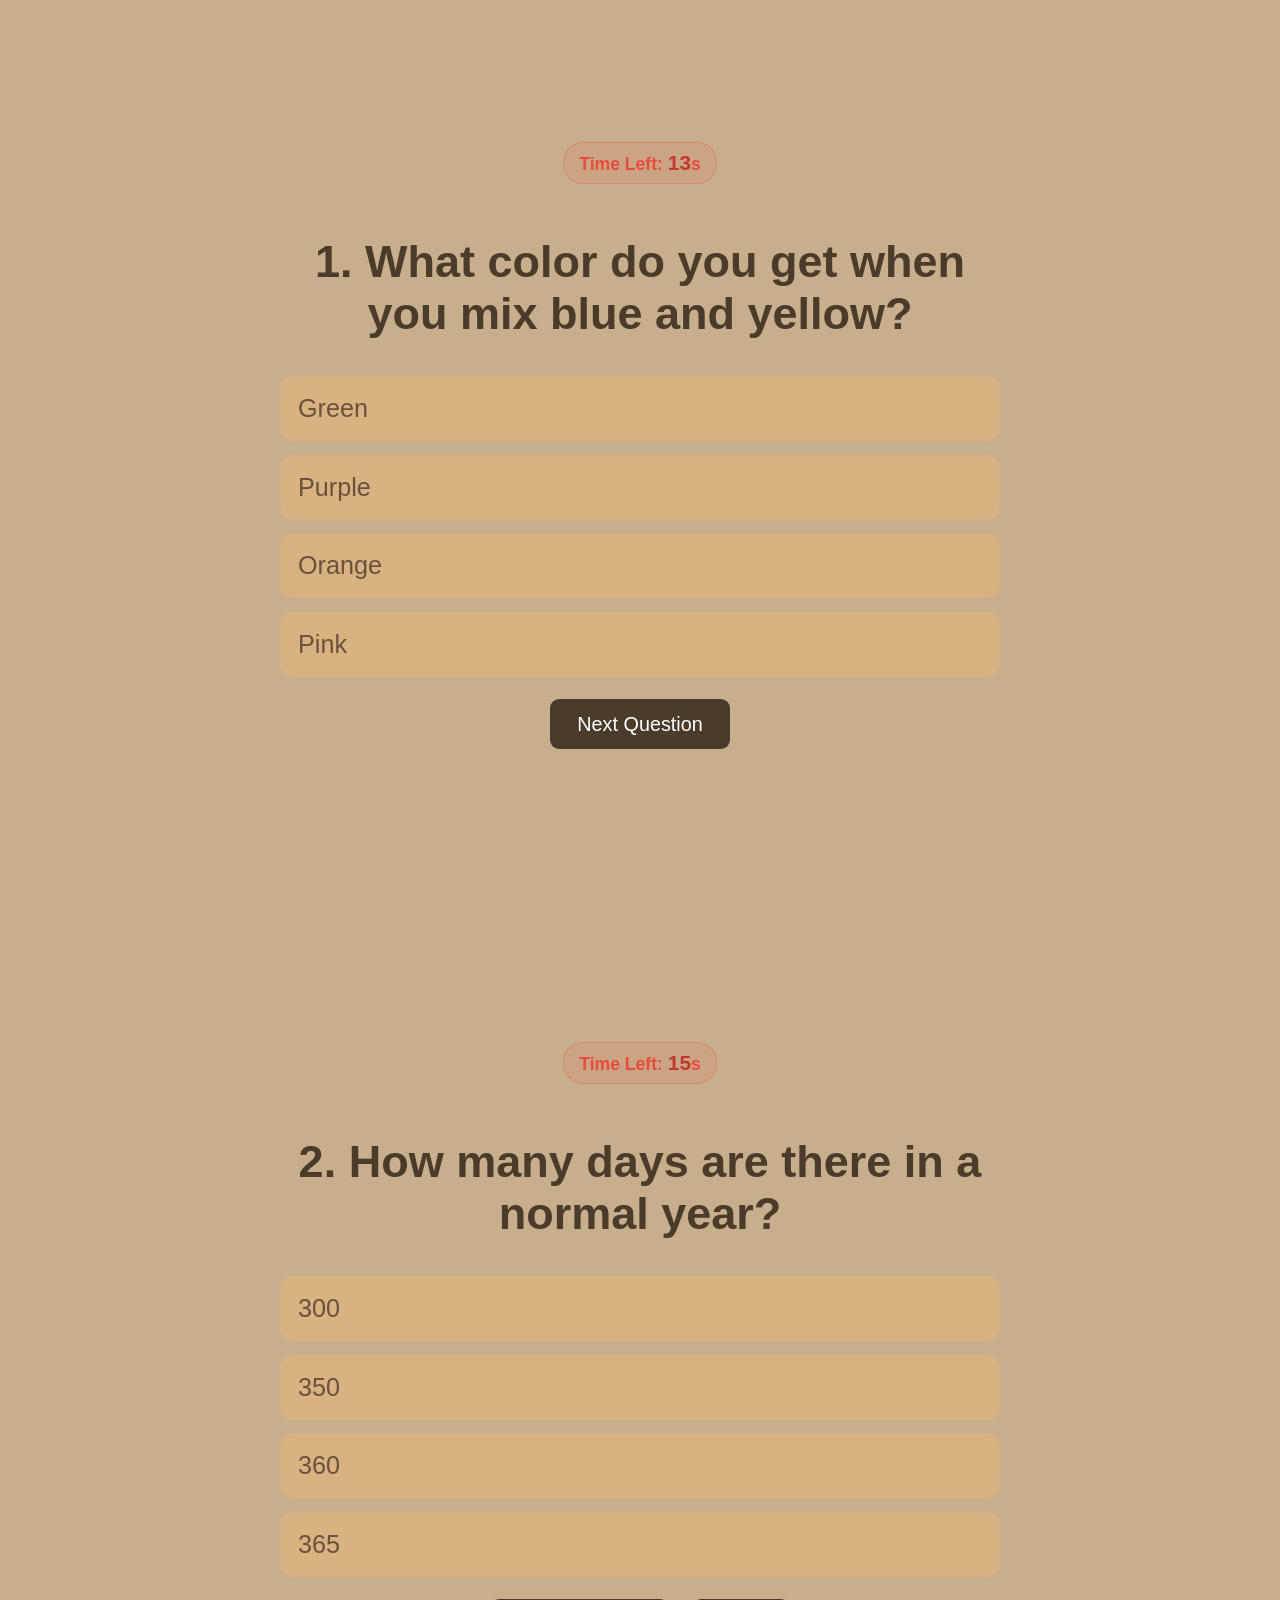
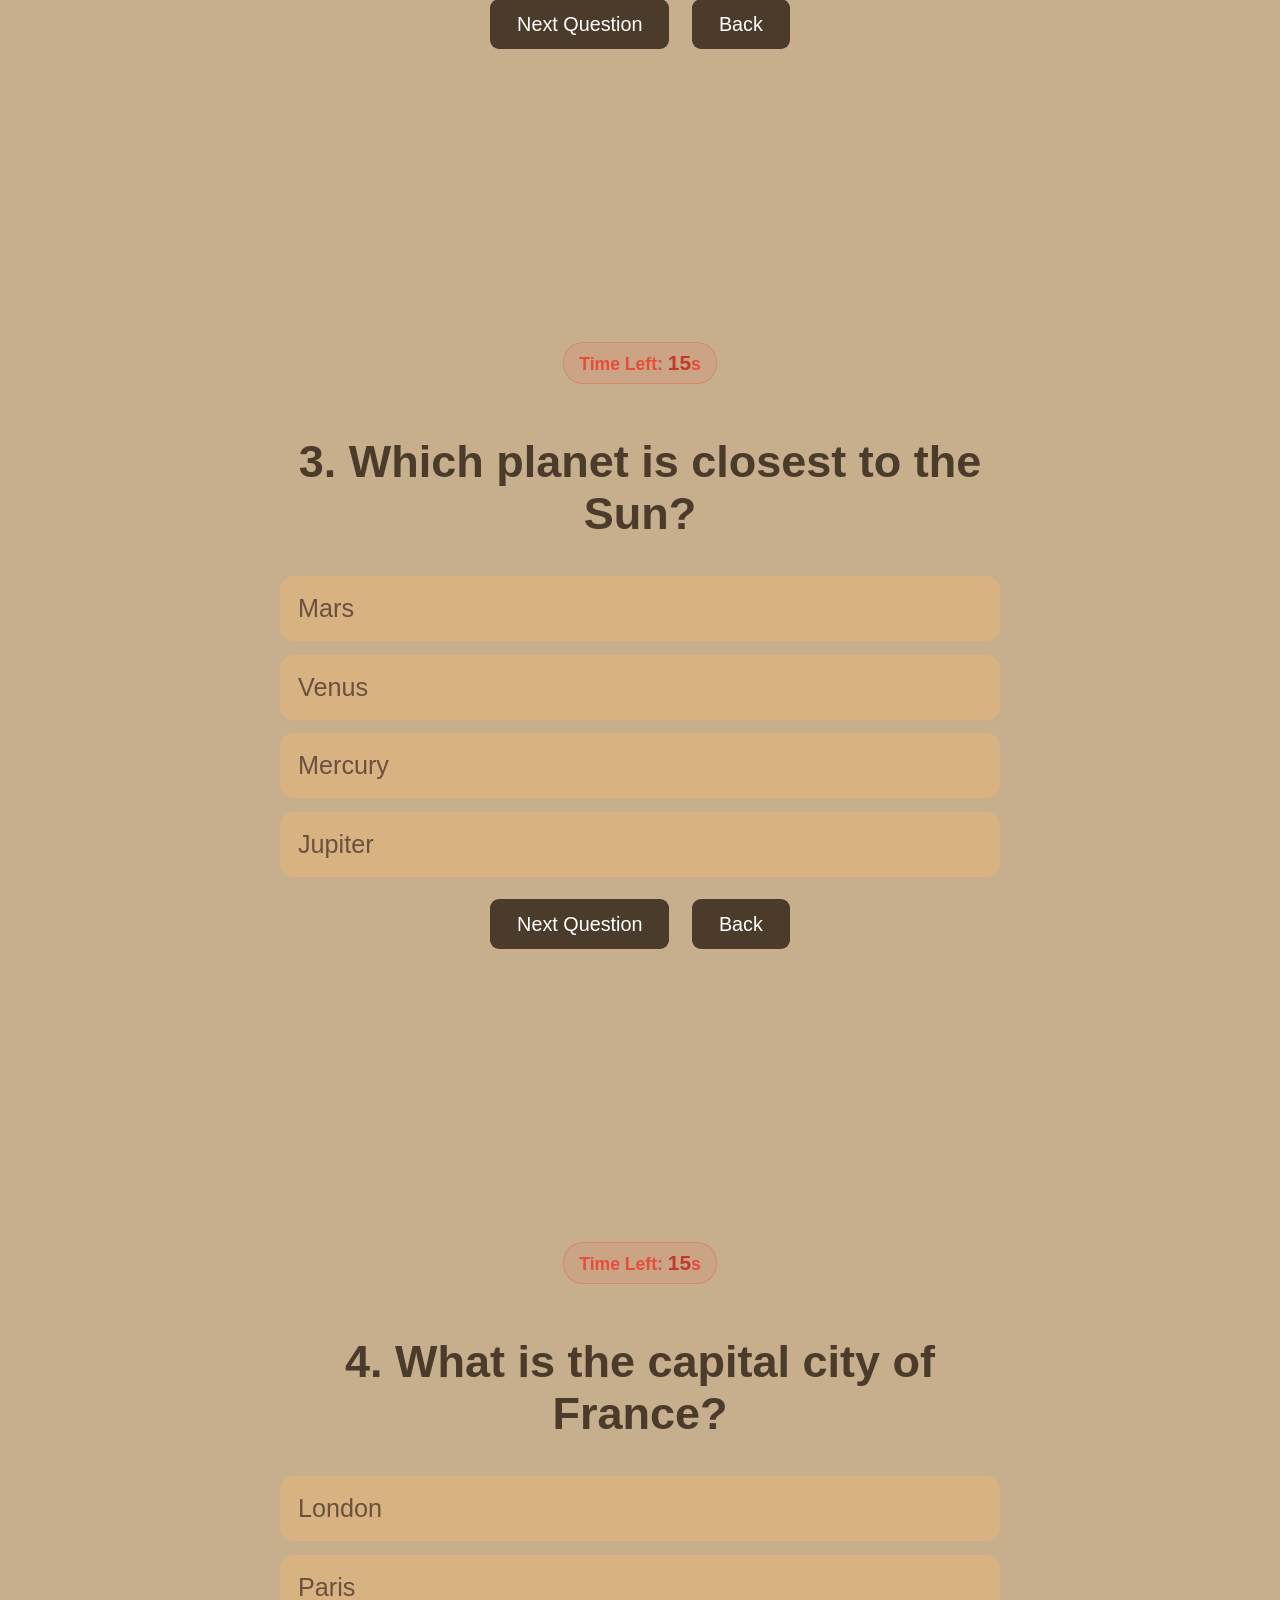
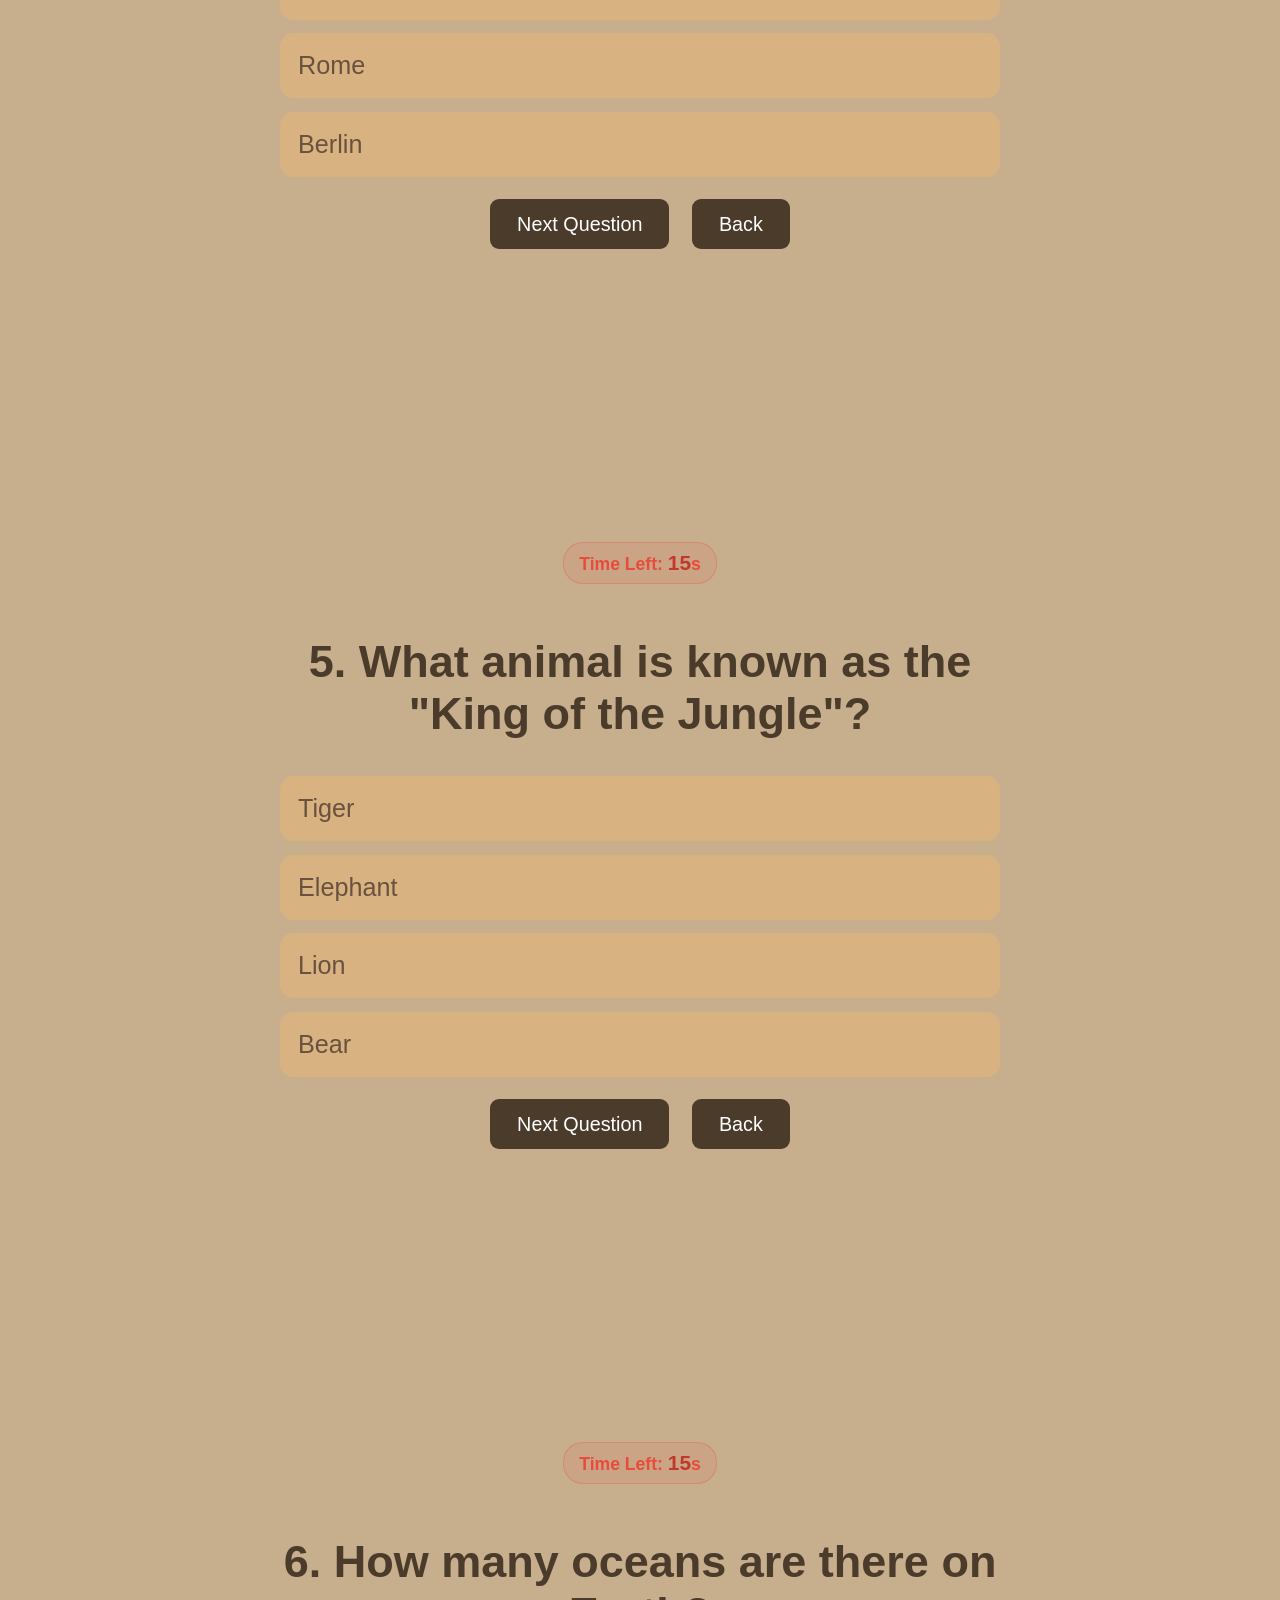
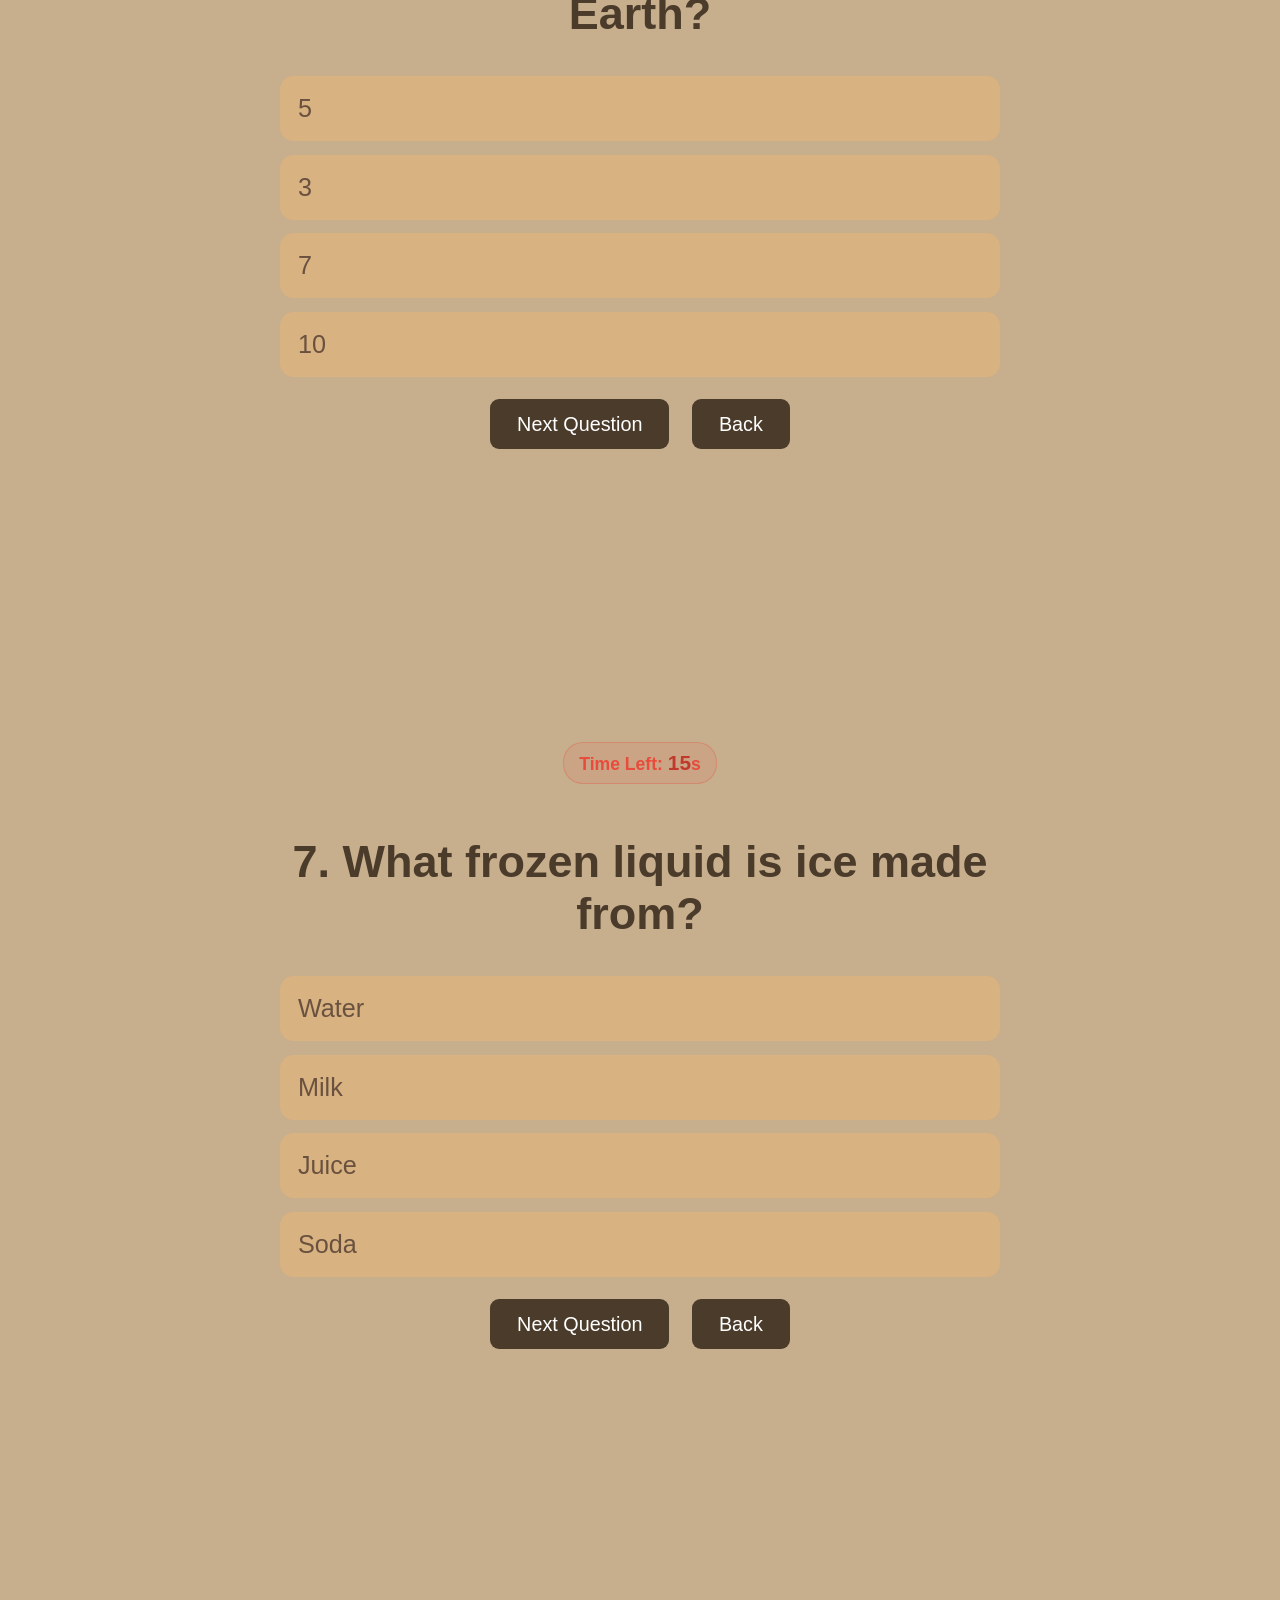
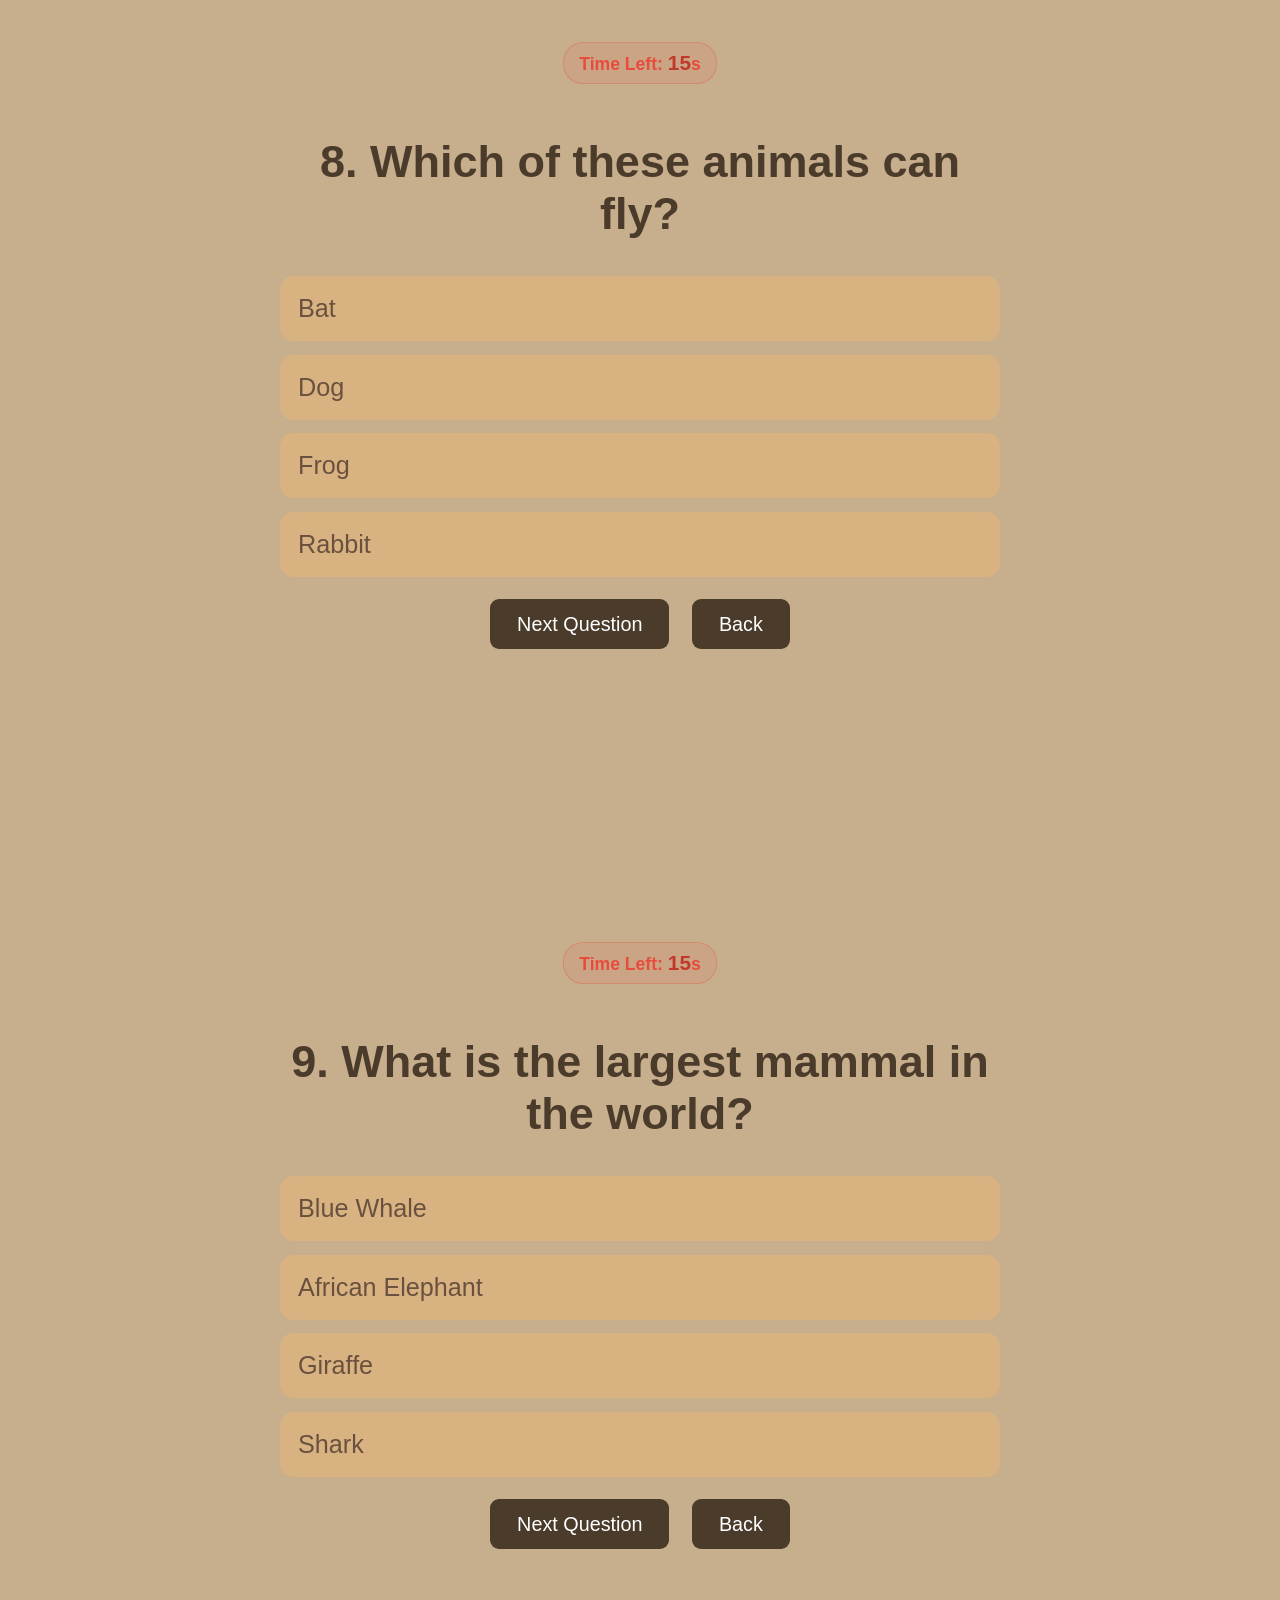
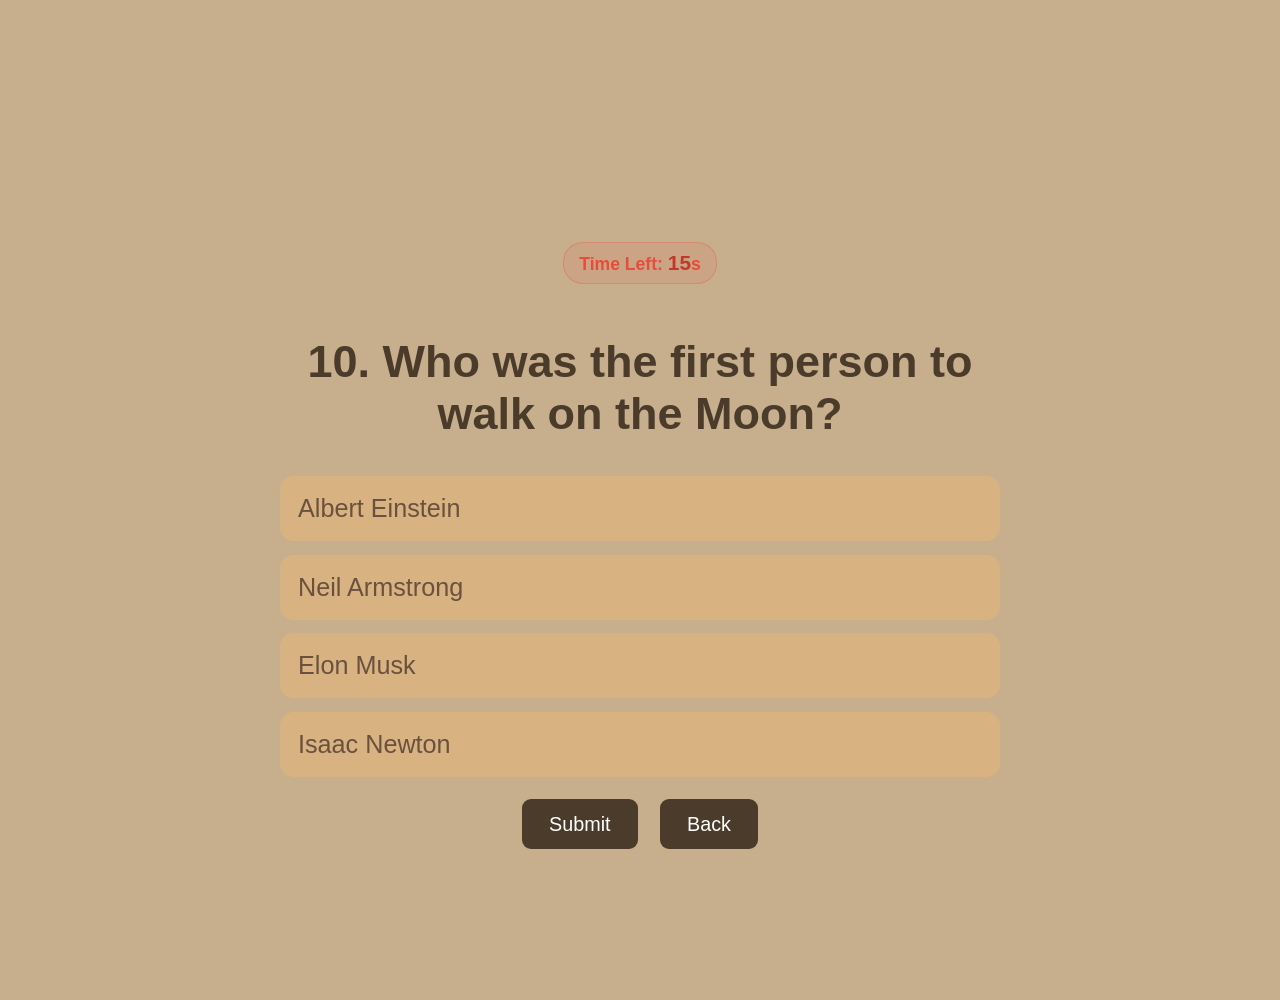
<file: commonEasy.html>
<!DOCTYPE html>
<html lang="en">
<head>
    <meta charset="UTF-8">
    <meta name="viewport" content="width=device-width, initial-scale=1.0">
    <title>Easy CommonKnowledge</title>
    <link rel="stylesheet" href="sportEasy.css">
</head>
<body>

<section id="q1">
    <div class="text">
        <div class="timer-display">Time Left: <span class="time-left">15</span>s</div>
        <h1>1. What color do you get when you mix blue and yellow?</h1>
        <p class="answer correct">Green</p>
        <p class="answer">Purple</p>
        <p class="answer">Orange</p>
        <p class="answer">Pink</p>
        <a href="#q2" class="next-btn">Next Question</a>
    </div>
</section>

<section id="q2">
    <div class="text">
        <div class="timer-display">Time Left: <span class="time-left">15</span>s</div>
        <h1>2. How many days are there in a normal year?</h1>
        <p class="answer">300</p>
        <p class="answer">350</p>
        <p class="answer">360</p>
        <p class="answer correct">365</p>
        <a href="#q3" class="next-btn">Next Question</a>
        <a href="#q1" class="next-btn">Back</a>
    </div>
</section>

<section id="q3">
    <div class="text">
        <div class="timer-display">Time Left: <span class="time-left">15</span>s</div>
        <h1>3. Which planet is closest to the Sun?</h1>
        <p class="answer">Mars</p>
        <p class="answer">Venus</p>
        <p class="answer correct">Mercury</p>
        <p class="answer">Jupiter</p>
        <a href="#q4" class="next-btn">Next Question</a>
        <a href="#q2" class="next-btn">Back</a>
    </div>
</section>

<section id="q4">
    <div class="text">
        <div class="timer-display">Time Left: <span class="time-left">15</span>s</div>
        <h1>4. What is the capital city of France?</h1>
        <p class="answer">London</p>
        <p class="answer correct">Paris</p>
        <p class="answer">Rome</p>
        <p class="answer">Berlin</p>
        <a href="#q5" class="next-btn">Next Question</a>
        <a href="#q3" class="next-btn">Back</a>
    </div>
</section>

<section id="q5">
    <div class="text">
        <div class="timer-display">Time Left: <span class="time-left">15</span>s</div>
        <h1>5. What animal is known as the "King of the Jungle"?</h1>
        <p class="answer">Tiger</p>
        <p class="answer">Elephant</p>
        <p class="answer correct">Lion</p>
        <p class="answer">Bear</p>
        <a href="#q6" class="next-btn">Next Question</a>
        <a href="#q4" class="next-btn">Back</a>
    </div>
</section>

<section id="q6">
    <div class="text">
        <div class="timer-display">Time Left: <span class="time-left">15</span>s</div>
        <h1>6. How many oceans are there on Earth?</h1>
        <p class="answer correct">5</p>
        <p class="answer">3</p>
        <p class="answer">7</p>
        <p class="answer">10</p>
        <a href="#q7" class="next-btn">Next Question</a>
        <a href="#q5" class="next-btn">Back</a>
    </div>
</section>

<section id="q7">
    <div class="text">
        <div class="timer-display">Time Left: <span class="time-left">15</span>s</div>
        <h1>7. What frozen liquid is ice made from?</h1>
        <p class="answer correct">Water</p>
        <p class="answer">Milk</p>
        <p class="answer">Juice</p>
        <p class="answer">Soda</p>
        <a href="#q8" class="next-btn">Next Question</a>
        <a href="#q6" class="next-btn">Back</a>
    </div>
</section>

<section id="q8">
    <div class="text">
        <div class="timer-display">Time Left: <span class="time-left">15</span>s</div>
        <h1>8. Which of these animals can fly?</h1>
        <p class="answer correct">Bat</p>
        <p class="answer">Dog</p>
        <p class="answer">Frog</p>
        <p class="answer">Rabbit</p>
        <a href="#q9" class="next-btn">Next Question</a>
        <a href="#q7" class="next-btn">Back</a>
    </div>
</section>

<section id="q9">
    <div class="text">
        <div class="timer-display">Time Left: <span class="time-left">15</span>s</div>
        <h1>9. What is the largest mammal in the world?</h1>
        <p class="answer correct">Blue Whale</p>
        <p class="answer">African Elephant</p>
        <p class="answer">Giraffe</p>
        <p class="answer">Shark</p>
        <a href="#q10" class="next-btn">Next Question</a>
        <a href="#q8" class="next-btn">Back</a>
    </div>
</section>

<section id="q10">
    <div class="text">
        <div class="timer-display">Time Left: <span class="time-left">15</span>s</div>
        <h1>10. Who was the first person to walk on the Moon?</h1>
        <p class="answer">Albert Einstein</p>
        <p class="answer correct">Neil Armstrong</p>
        <p class="answer">Elon Musk</p>
        <p class="answer">Isaac Newton</p>
        <a href="#" class="next-btn" id="submitBtn">Submit</a>
        <a href="#q9" class="next-btn">Back</a>
    </div>
</section>

<div id="resultScreen" style="display: none;">
    <h1>Your Score</h1>
    <p id="scoreText"></p>
    <a href="index.html" class="next-btn">Back to Start</a>
    <button id="restartBtn">Play Again</button>
</div>

<script>
    const TIME_LIMIT = 15;
    let timerInterval = null;
    let currentSeconds = TIME_LIMIT;
    const sections = document.querySelectorAll('section');

    // Answer click selections
    document.querySelectorAll('.answer').forEach(answer => {
        answer.addEventListener('click', function() {
            if (this.closest('section').classList.contains('timed-out')) return;
            
            const siblings = this.parentElement.querySelectorAll('.answer');
            siblings.forEach(el => el.classList.remove('selected'));
            this.classList.add('selected');
        });
    });

    // Countdown Timer System
    function startTimer(section) {
        clearInterval(timerInterval);
        
        if (section.classList.contains('timed-out')) {
            const displayElement = section.querySelector('.time-left');
            if (displayElement) displayElement.innerText = "0";
            return;
        }

        currentSeconds = TIME_LIMIT;
        const displayElement = section.querySelector('.time-left');
        if (!displayElement) return;
        
        displayElement.innerText = currentSeconds;

        timerInterval = setInterval(() => {
            currentSeconds--;
            displayElement.innerText = currentSeconds;

            if (currentSeconds <= 0) {
                clearInterval(timerInterval);
                handleTimeout(section);
            }
        }, 1000);
    }

    function handleTimeout(section) {
        section.classList.add('timed-out');
        
        const selected = section.querySelector('.selected');
        if (selected) selected.classList.remove('selected');

        const nextBtn = section.querySelector('.next-btn');
        if (nextBtn) {
            nextBtn.click();
        }
    }

    // Connect page navigations to reset/restart timers
    document.querySelectorAll('.next-btn').forEach(btn => {
        btn.addEventListener('click', function(e) {
            const targetId = this.getAttribute('href');
            if (targetId && targetId !== '#') {
                const nextSection = document.querySelector(targetId);
                if (nextSection) {
                    setTimeout(() => startTimer(nextSection), 50);
                }
            }
        });
    });

    // Run when application initializes
    window.addEventListener('DOMContentLoaded', () => {
        if (sections.length > 0) {
            startTimer(sections[0]);
        }
    });

    // Handle submit scoring and generate dynamic feedback container
    document.getElementById('submitBtn').addEventListener('click', function(e) {
        e.preventDefault();
        clearInterval(timerInterval);

        let score = 0;
        let reviewHtml = ""; 

        sections.forEach((section, index) => {
            const questionText = section.querySelector('h1').innerText;
            const selected = section.querySelector('.selected');
            const correctBtn = section.querySelector('.correct');
            
            let userChoiceText = "No answer selected";
            if (section.classList.contains('timed-out')) {
                userChoiceText = "No answer selected (Timed Out)";
            } else if (selected) {
                userChoiceText = selected.innerText;
            }
            
            let isCorrect = !section.classList.contains('timed-out') && selected && selected.classList.contains('correct');
            if (isCorrect) score++;

            reviewHtml += `
                <div class="review-item">
                    <span class="review-question">Question ${index + 1}: ${questionText}</span>
                    <div class="review-result ${isCorrect ? 'was-correct' : 'was-wrong'}">
                        ${isCorrect ? '✓' : '✗'} Your answer: ${userChoiceText}
                    </div>
                    ${!isCorrect ? `<div class="review-result was-correct">Correct answer: ${correctBtn.innerText}</div>` : ''}
                </div>
            `;
        });

        document.querySelectorAll('section').forEach(sec => sec.style.display = 'none');
        const resultScreen = document.getElementById('resultScreen');
        
        resultScreen.innerHTML = `
            <h1>Quiz Results</h1>
            <h2 id="scoreText" style="font-size: 2rem; margin-bottom: 20px;">Score: ${score} / 10</h2>
            
            <div id="reviewContainer" style="width: 100%; max-width: 500px; margin-bottom: 20px;">
                ${reviewHtml}
            </div>

            <div class="button-group">
                <a href="index.html" class="next-btn">Back to Start</a>
                <button id="restartBtn" class="next-btn" onclick="location.reload()">Play Again</button>
            </div>
        `;

        resultScreen.style.display = 'flex';
        resultScreen.style.flexDirection = 'column';
        resultScreen.style.alignItems = 'center';
    });
</script>

</body>
</html>
</file>
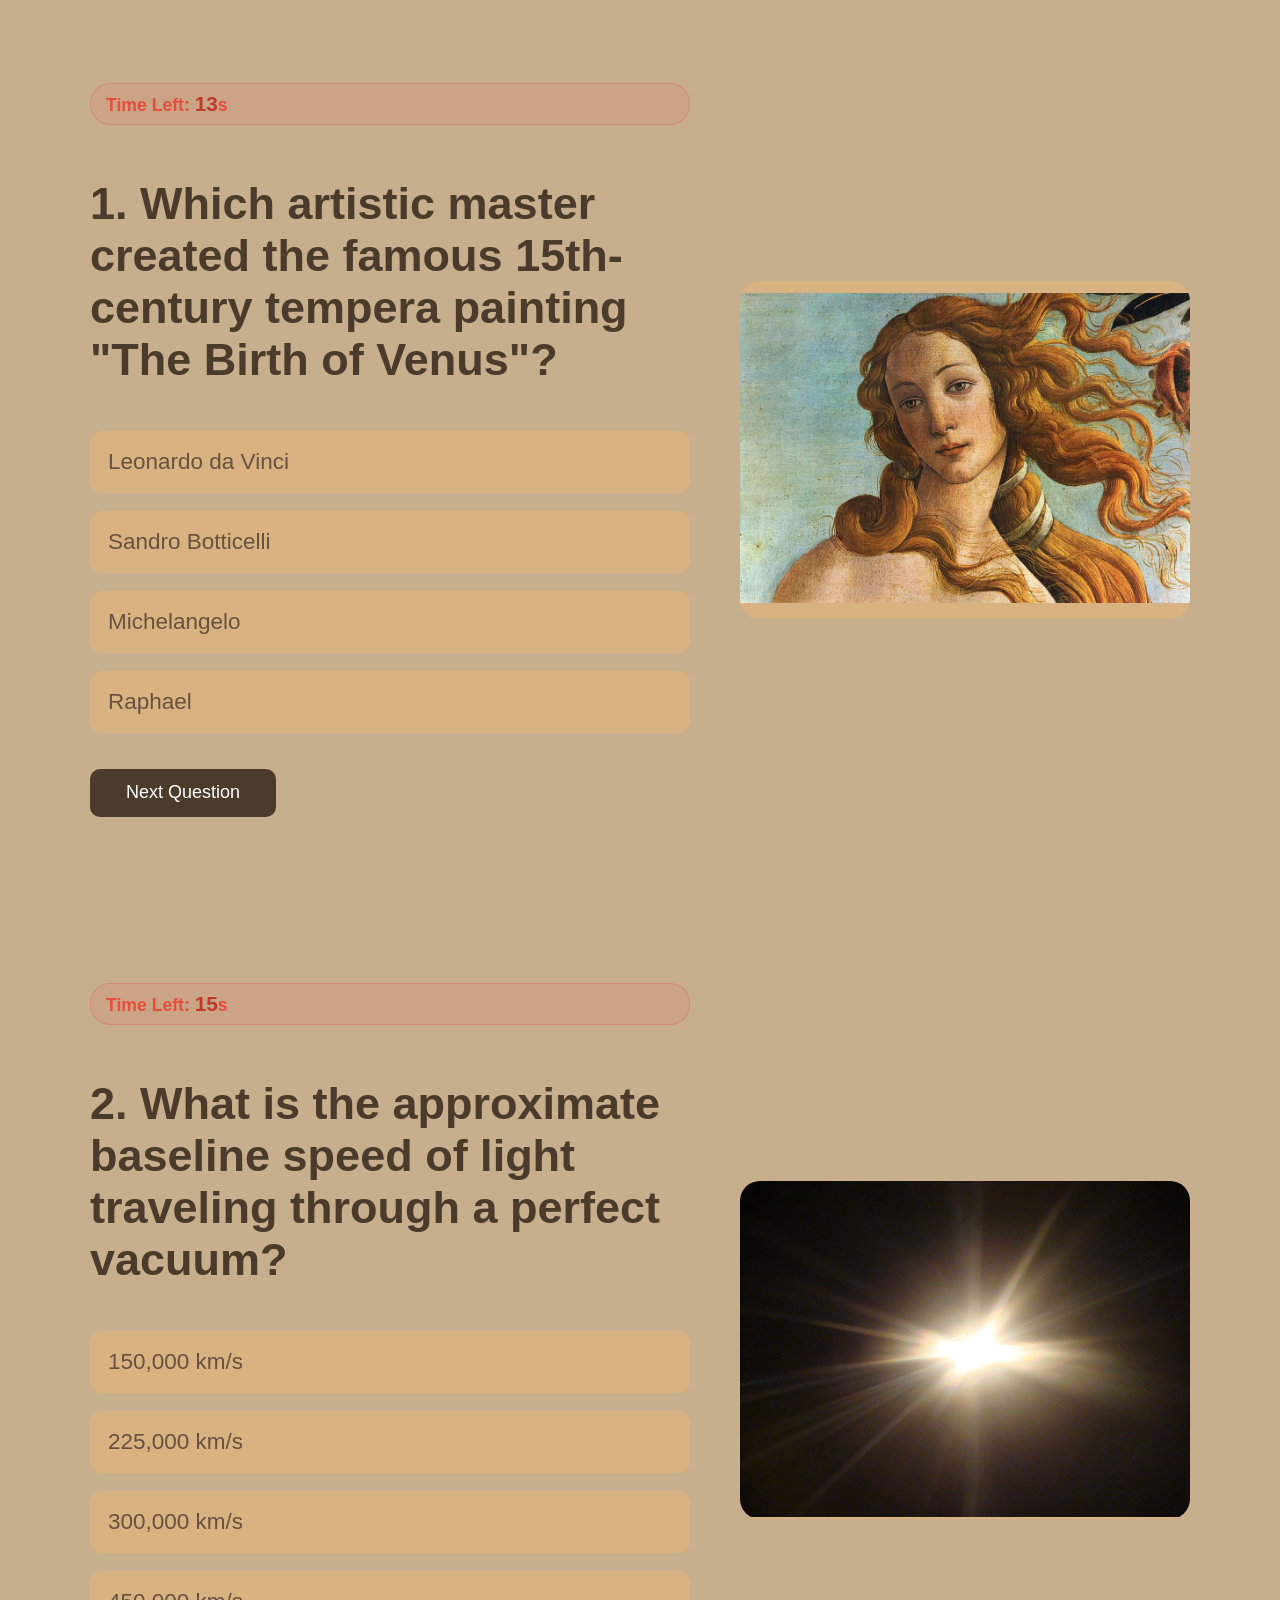
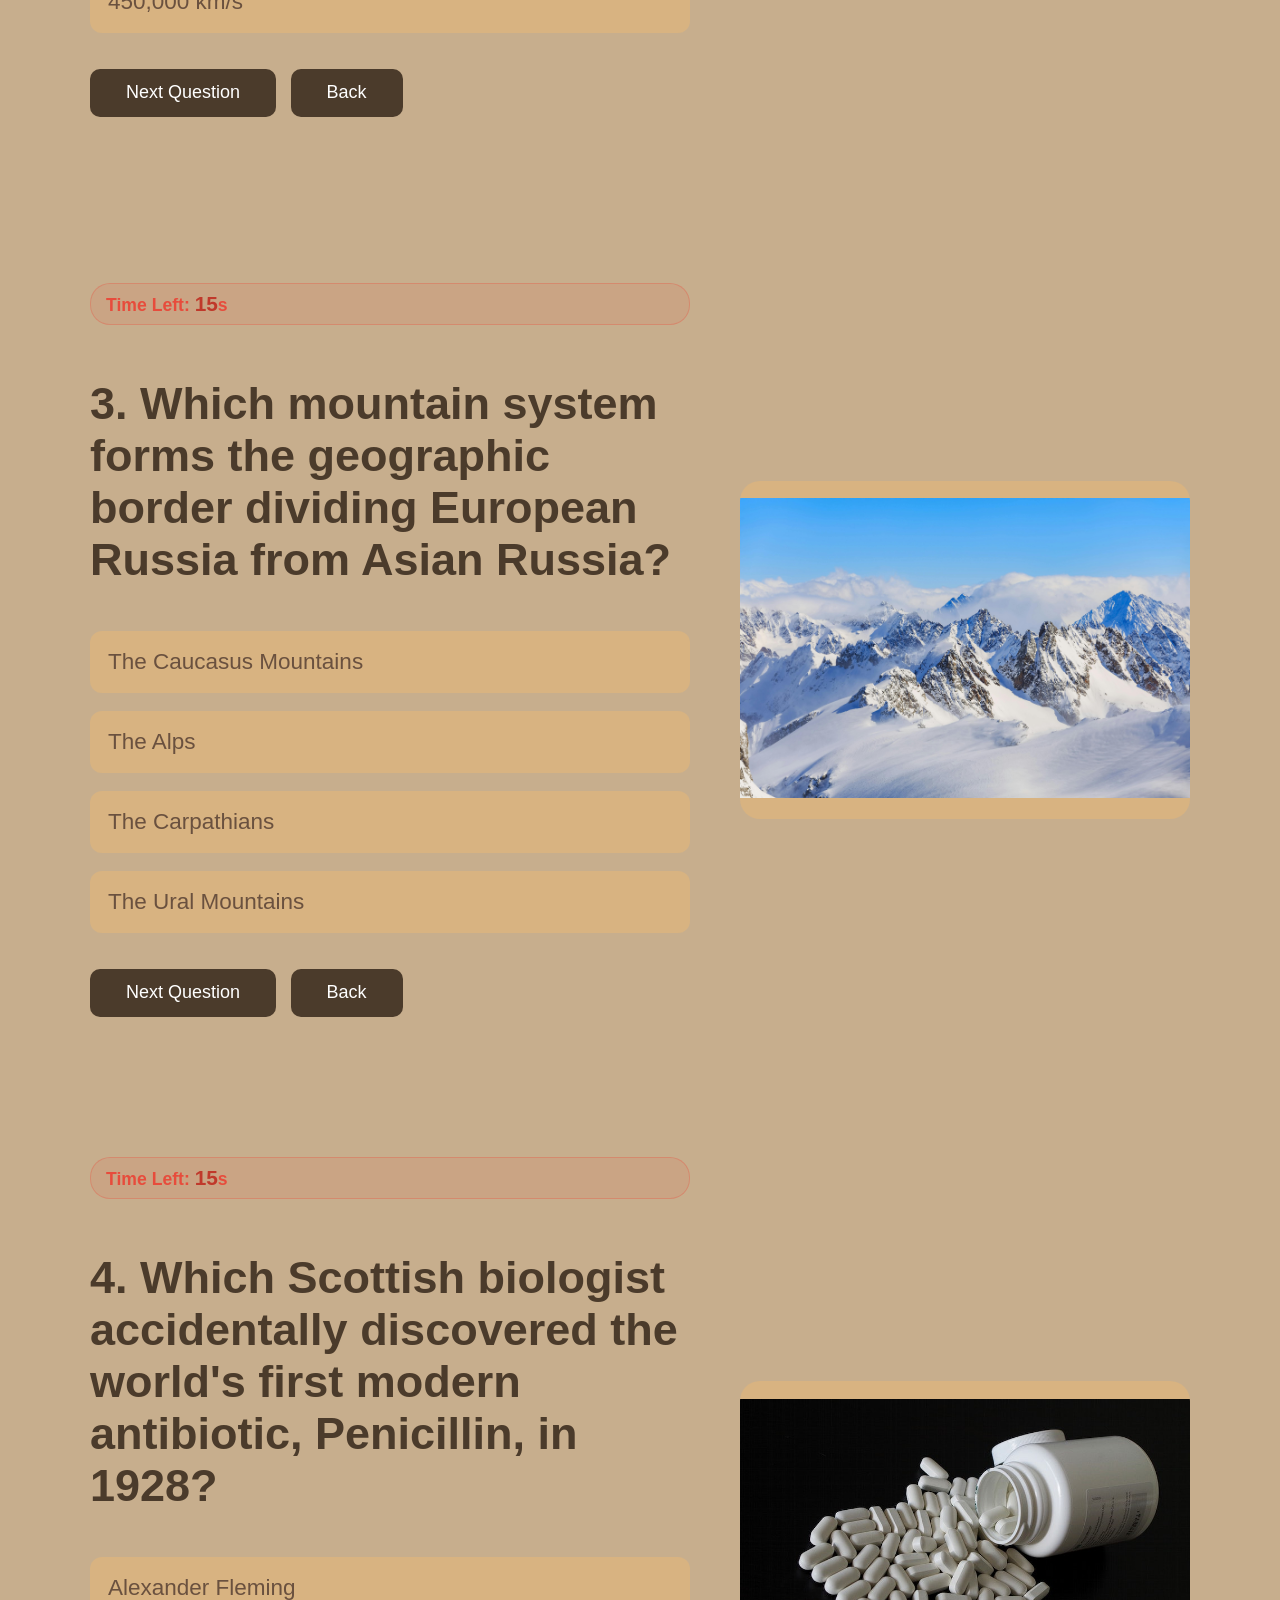
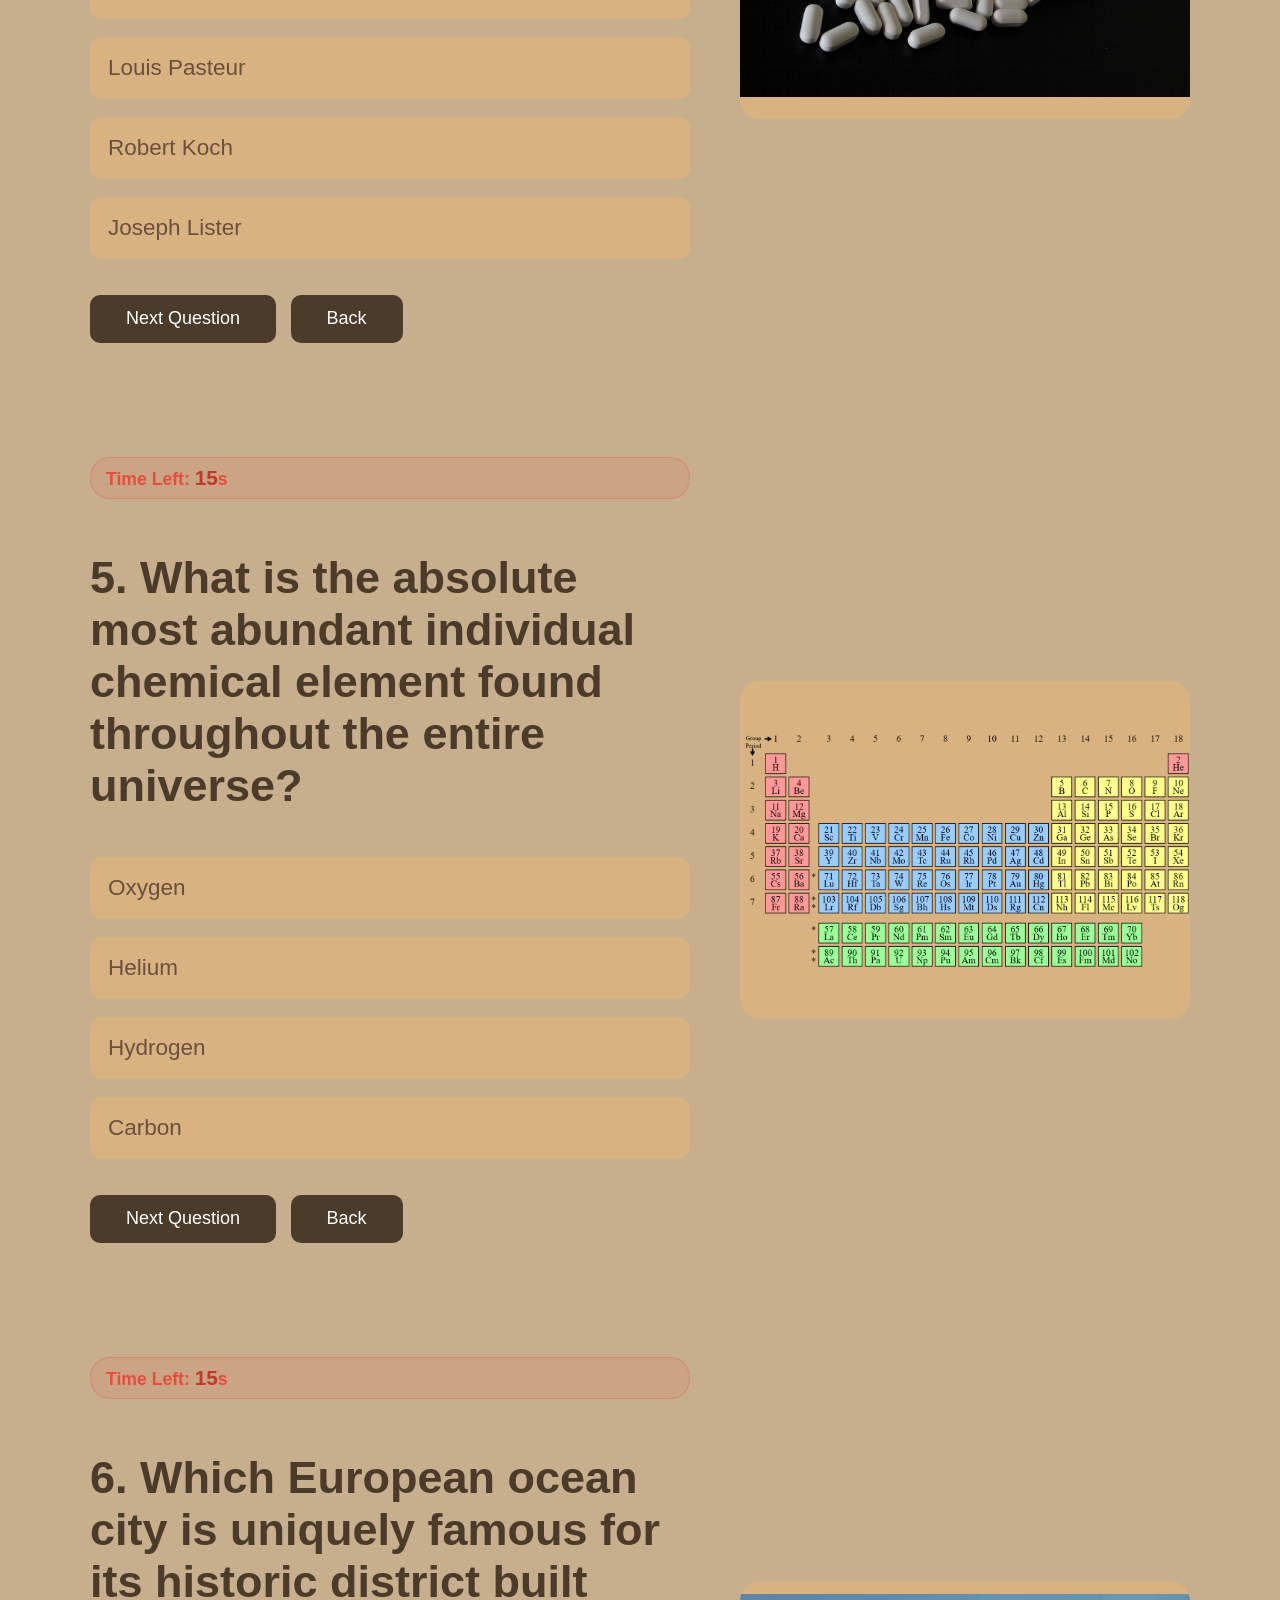
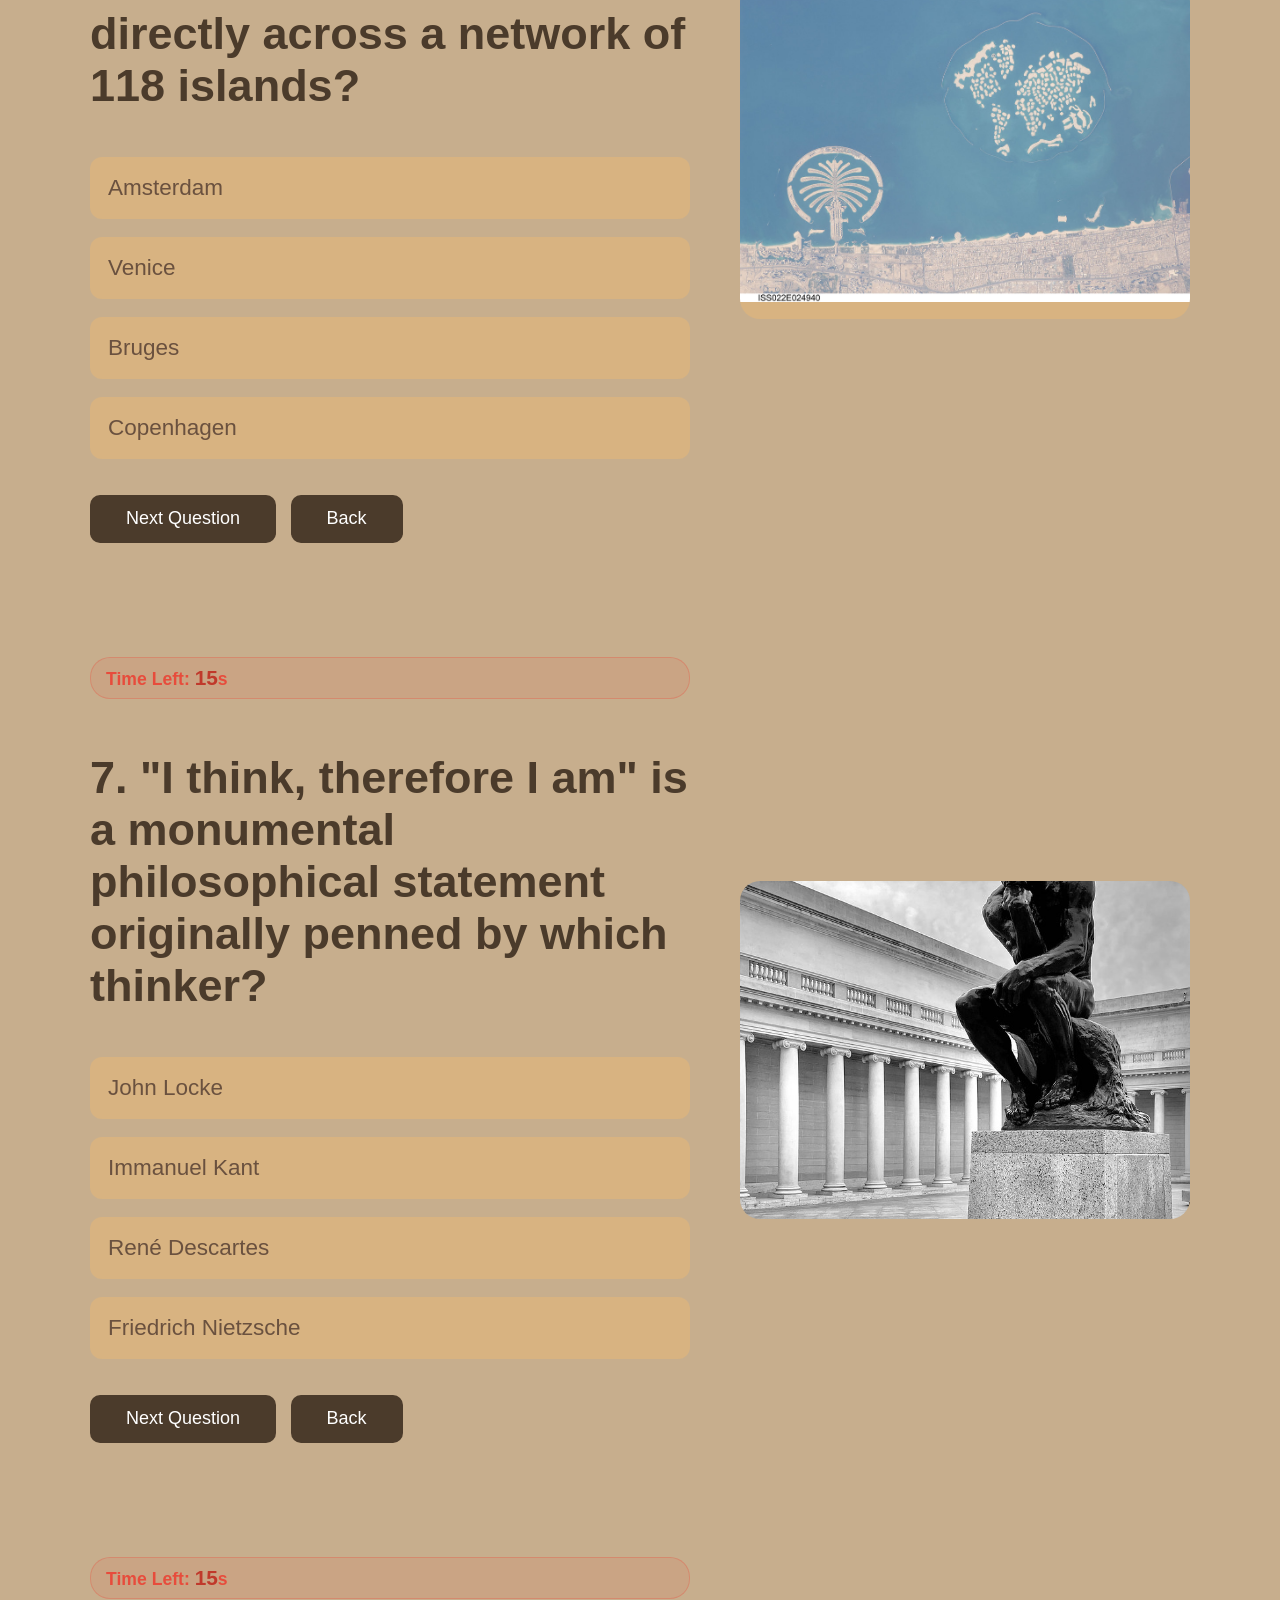
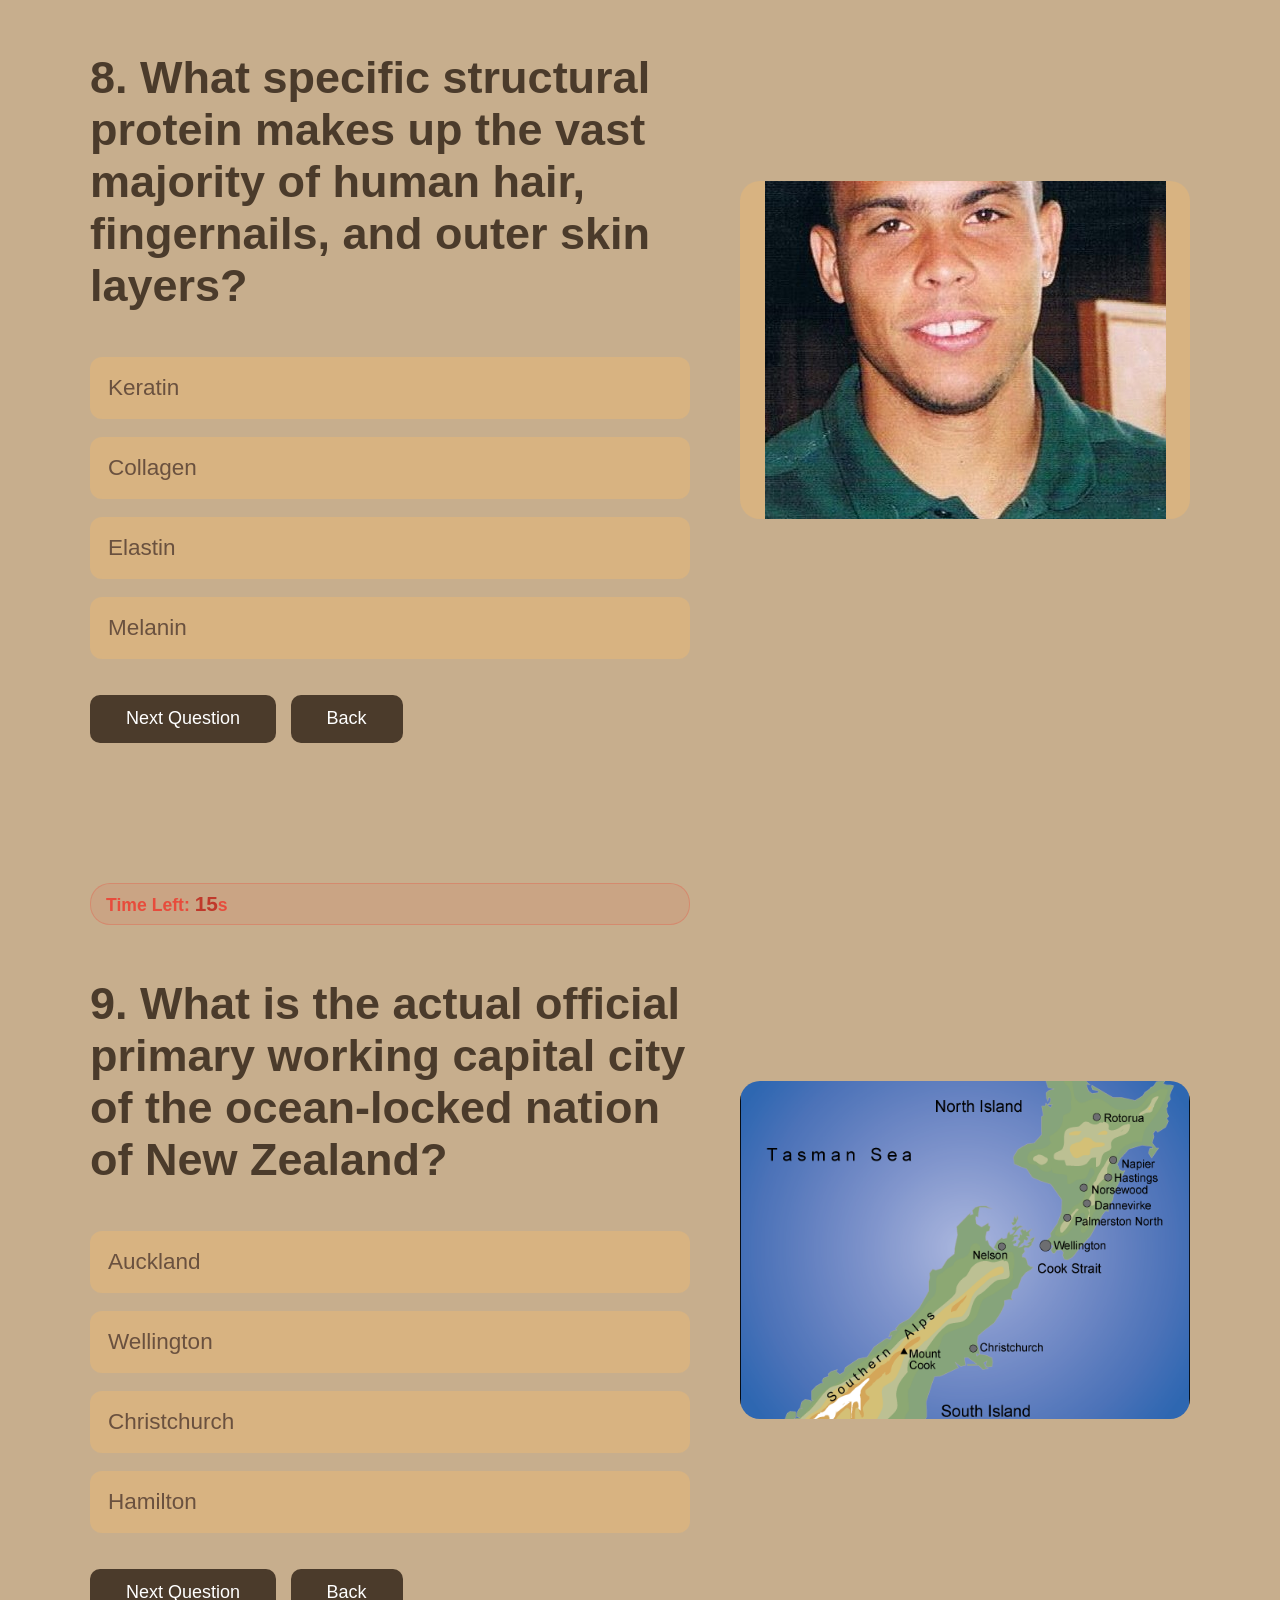
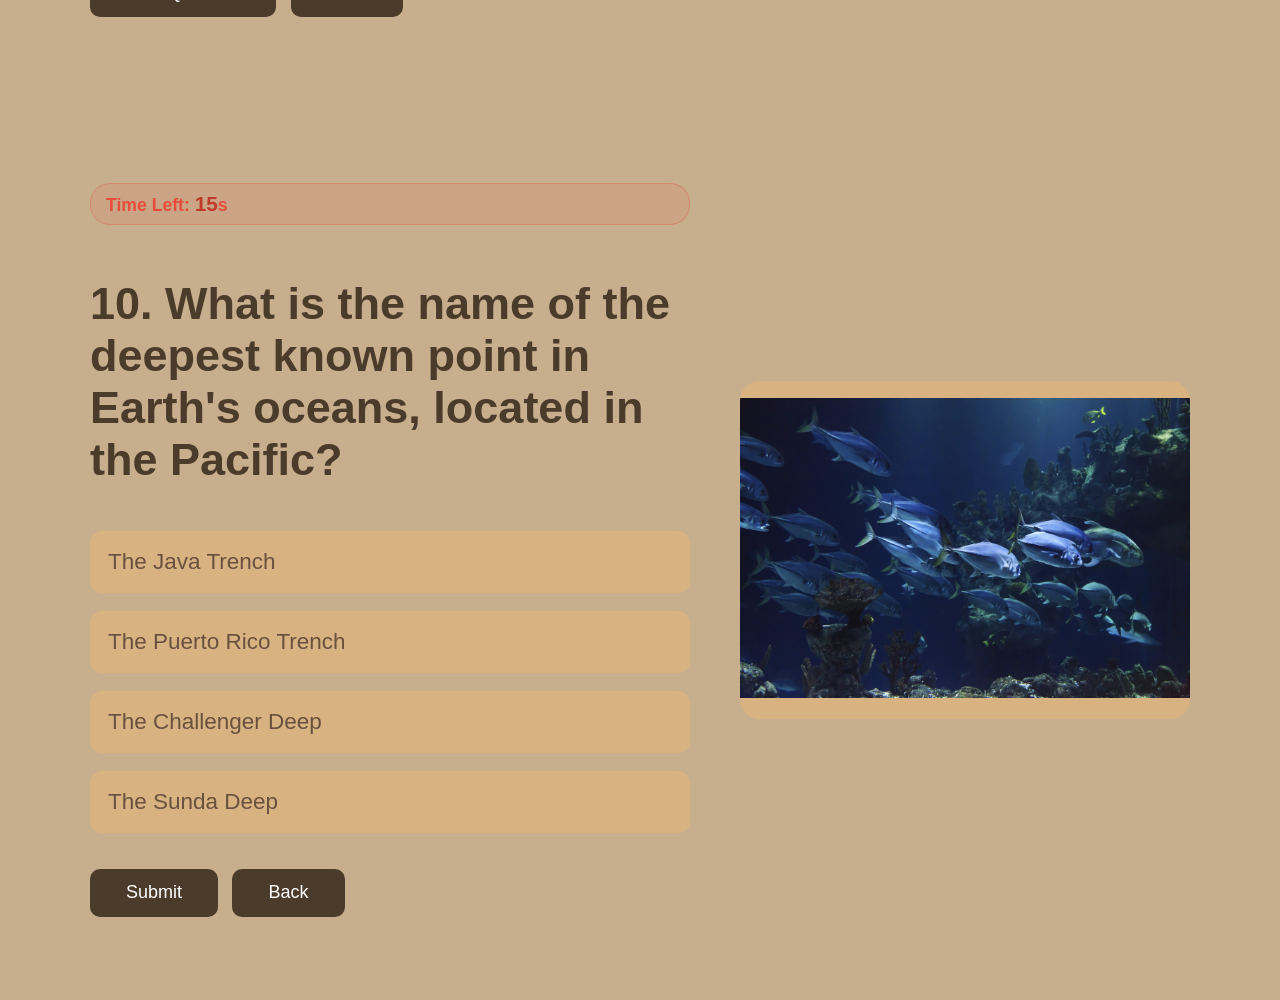
<file: commonhard.html>
<!DOCTYPE html>
<html lang="en">
<head>
    <meta charset="UTF-8">
    <meta name="viewport" content="width=device-width, initial-scale=1.0">
    <title>Hard Common Knowledge</title>
    <link rel="stylesheet" href="historyEasy.css">
</head>
<body>

    <section id="q1">
        <div class="quiz-card">
            <div class="text-content">
                <div class="timer-display">Time Left: <span class="time-left">15</span>s</div>
                <h1>1. Which artistic master created the famous 15th-century tempera painting "The Birth of Venus"?</h1>
                <p class="answer">Leonardo da Vinci</p>
                <p class="answer correct">Sandro Botticelli</p>
                <p class="answer">Michelangelo</p>
                <p class="answer">Raphael</p>
                <div class="nav-links">
                    <a href="#q2" class="next-btn">Next Question</a>
                </div>
            </div>
            <div class="media-right">
                <div class="image-placeholder"><span><img src="commonHard/venus.png" alt="Classical Renaissance painting showing a goddess standing inside a seashell"></span></div>
            </div>
        </div>
    </section>

    <section id="q2">
        <div class="quiz-card">
            <div class="text-content">
                <div class="timer-display">Time Left: <span class="time-left">15</span>s</div>
                <h1>2. What is the approximate baseline speed of light traveling through a perfect vacuum?</h1>
                <p class="answer">150,000 km/s</p>
                <p class="answer">225,000 km/s</p>
                <p class="answer correct">300,000 km/s</p>
                <p class="answer">450,000 km/s</p>
                <div class="nav-links">
                    <a href="#q3" class="next-btn">Next Question</a>
                    <a href="#q1" class="next-btn">Back</a>
                </div>
            </div>
            <div class="media-right">
                <div class="image-placeholder"><span><img src="commonHard/light.png" alt="Abstract beam of white light refracting through a glass prism"></span></div>
            </div>
        </div>
    </section>

    <section id="q3">
        <div class="quiz-card">
            <div class="text-content">
                <div class="timer-display">Time Left: <span class="time-left">15</span>s</div>
                <h1>3. Which mountain system forms the geographic border dividing European Russia from Asian Russia?</h1>
                <p class="answer">The Caucasus Mountains</p>
                <p class="answer">The Alps</p>
                <p class="answer">The Carpathians</p>
                <p class="answer correct">The Ural Mountains</p>
                <div class="nav-links">
                    <a href="#q4" class="next-btn">Next Question</a>
                    <a href="#q2" class="next-btn">Back</a>
                </div>
            </div>
            <div class="media-right">
                <div class="image-placeholder"><span><img src="commonHard/mountain.png" alt="Topographic map highlighting a mountain ridge spanning north to south across Russia"></span></div>
            </div>
        </div>
    </section>

    <section id="q4">
        <div class="quiz-card">
            <div class="text-content">
                <div class="timer-display">Time Left: <span class="time-left">15</span>s</div>
                <h1>4. Which Scottish biologist accidentally discovered the world's first modern antibiotic, Penicillin, in 1928?</h1>
                <p class="answer correct">Alexander Fleming</p>
                <p class="answer">Louis Pasteur</p>
                <p class="answer">Robert Koch</p>
                <p class="answer">Joseph Lister</p>
                <div class="nav-links">
                    <a href="#q5" class="next-btn">Next Question</a>
                    <a href="#q3" class="next-btn">Back</a>
                </div>
            </div>
            <div class="media-right">
                <div class="image-placeholder"><span><img src="commonHard/peni.png" alt="Close-up of green mold growing inside a glass petri dish laboratory setup"></span></div>
            </div>
        </div>
    </section>

    <section id="q5">
        <div class="quiz-card">
            <div class="text-content">
                <div class="timer-display">Time Left: <span class="time-left">15</span>s</div>
                <h1>5. What is the absolute most abundant individual chemical element found throughout the entire universe?</h1>
                <p class="answer">Oxygen</p>
                <p class="answer">Helium</p>
                <p class="answer correct">Hydrogen</p>
                <p class="answer">Carbon</p>
                <div class="nav-links">
                    <a href="#q6" class="next-btn">Next Question</a>
                    <a href="#q4" class="next-btn">Back</a>
                </div>
            </div>
            <div class="media-right">
                <div class="image-placeholder"><span><img src="commonHard/elament.png" alt="Deep space nebula showing glowing interstellar gas clouds and dust"></span></div>
            </div>
        </div>
    </section>

    <section id="q6">
        <div class="quiz-card">
            <div class="text-content">
                <div class="timer-display">Time Left: <span class="time-left">15</span>s</div>
                <h1>6. Which European ocean city is uniquely famous for its historic district built directly across a network of 118 islands?</h1>
                <p class="answer">Amsterdam</p>
                <p class="answer correct">Venice</p>
                <p class="answer">Bruges</p>
                <p class="answer">Copenhagen</p>
                <div class="nav-links">
                    <a href="#q7" class="next-btn">Next Question</a>
                    <a href="#q5" class="next-btn">Back</a>
                </div>
            </div>
            <div class="media-right">
                <div class="image-placeholder"><span><img src="commonHard/islands.png" alt="A narrow water canal lined with historic brick houses and small stone bridges"></span></div>
            </div>
        </div>
    </section>

    <section id="q7">
        <div class="quiz-card">
            <div class="text-content">
                <div class="timer-display">Time Left: <span class="time-left">15</span>s</div>
                <h1>7. "I think, therefore I am" is a monumental philosophical statement originally penned by which thinker?</h1>
                <p class="answer">John Locke</p>
                <p class="answer">Immanuel Kant</p>
                <p class="answer correct">René Descartes</p>
                <p class="answer">Friedrich Nietzsche</p>
                <div class="nav-links">
                    <a href="#q8" class="next-btn">Next Question</a>
                    <a href="#q6" class="next-btn">Back</a>
                </div>
            </div>
            <div class="media-right">
                <div class="image-placeholder"><span><img src="commonHard/thinker.png" alt="Classic painted oil portrait of a 17th-century European philosopher wearing a black robe"></span></div>
            </div>
        </div>
    </section>

    <section id="q8">
        <div class="quiz-card">
            <div class="text-content">
                <div class="timer-display">Time Left: <span class="time-left">15</span>s</div>
                <h1>8. What specific structural protein makes up the vast majority of human hair, fingernails, and outer skin layers?</h1>
                <p class="answer correct">Keratin</p>
                <p class="answer">Collagen</p>
                <p class="answer">Elastin</p>
                <p class="answer">Melanin</p>
                <div class="nav-links">
                    <a href="#q9" class="next-btn">Next Question</a>
                    <a href="#q7" class="next-btn">Back</a>
                </div>
            </div>
            <div class="media-right">
                <div class="image-placeholder"><span><img src="commonHard/r9.png" alt="Microscopic structural model displaying coiled molecular protein strands"></span></div>
            </div>
        </div>
    </section>

    <section id="q9">
        <div class="quiz-card">
            <div class="text-content">
                <div class="timer-display">Time Left: <span class="time-left">15</span>s</div>
                <h1>9. What is the actual official primary working capital city of the ocean-locked nation of New Zealand?</h1>
                <p class="answer">Auckland</p>
                <p class="answer correct">Wellington</p>
                <p class="answer">Christchurch</p>
                <p class="answer">Hamilton</p>
                <div class="nav-links">
                    <a href="#q10" class="next-btn">Next Question</a>
                    <a href="#q8" class="next-btn">Back</a>
                </div>
            </div>
            <div class="media-right">
                <div class="image-placeholder"><span><img src="commonHard/newZeqalend.png" alt="A scenic coastline harbor city framed by lush rolling green hills under cloudy skies"></span></div>
            </div>
        </div>
    </section>

    <section id="q10">
        <div class="quiz-card">
            <div class="text-content">
                <div class="timer-display">Time Left: <span class="time-left">15</span>s</div>
                <h1>10. What is the name of the deepest known point in Earth's oceans, located in the Pacific?</h1>
                <p class="answer">The Java Trench</p>
                <p class="answer">The Puerto Rico Trench</p>
                <p class="answer correct">The Challenger Deep</p>
                <p class="answer">The Sunda Deep</p>
                <div class="nav-links">
                    <a href="#" class="next-btn" id="submitBtn">Submit</a>
                    <a href="#q9" class="next-btn">Back</a>
                </div>
            </div>
            <div class="media-right">
                <div class="image-placeholder"><span><img src="commonHard/ocean.png" alt="Deep ocean underwater trench graphic mapping deep sea depths"></span></div>
            </div>
        </div>
    </section>

    <div id="resultScreen" style="display: none;">
        <h1>Your Score</h1>
        <p id="scoreText"></p>
        <div id="reviewContainer"></div>
        <div class="button-group">
            <a href="index.html" class="next-btn">Back to Start</a>
            <button id="restartBtn" class="next-btn" onclick="window.location.href=window.location.origin + window.location.pathname">Play Again</button>
        </div>
    </div>

    <script>
        const TIME_LIMIT = 15;
        let timerInterval = null;
        let currentSeconds = TIME_LIMIT;
        const sections = document.querySelectorAll('section');

        document.querySelectorAll('.answer').forEach(answer => {
            answer.addEventListener('click', function() {
                if (this.closest('section').classList.contains('timed-out')) return;
                
                const siblings = this.parentElement.querySelectorAll('.answer');
                siblings.forEach(el => el.classList.remove('selected'));
                this.classList.add('selected');
            });
        });

        function startTimer(section) {
            clearInterval(timerInterval);
            
            if (section.classList.contains('timed-out')) {
                const displayElement = section.querySelector('.time-left');
                if (displayElement) displayElement.innerText = "0";
                return;
            }

            currentSeconds = TIME_LIMIT;
            const displayElement = section.querySelector('.time-left');
            if (!displayElement) return;
            
            displayElement.innerText = currentSeconds;

            timerInterval = setInterval(() => {
                currentSeconds--;
                displayElement.innerText = currentSeconds;

                if (currentSeconds <= 0) {
                    clearInterval(timerInterval);
                    handleTimeout(section);
                }
            }, 1000);
        }

        function handleTimeout(section) {
            section.classList.add('timed-out');
            
            const selected = section.querySelector('.selected');
            if (selected) selected.classList.remove('selected');

            const nextBtn = section.querySelector('.next-btn');
            if (nextBtn) {
                nextBtn.click();
            }
        }

        document.querySelectorAll('.next-btn').forEach(btn => {
            btn.addEventListener('click', function(e) {
                const targetId = this.getAttribute('href');
                if (targetId && targetId !== '#') {
                    const nextSection = document.querySelector(targetId);
                    if (nextSection) {
                        setTimeout(() => startTimer(nextSection), 50);
                    }
                }
            });
        });

        window.addEventListener('DOMContentLoaded', () => {
            if (sections.length > 0) {
                startTimer(sections[0]);
            }
        });

        document.getElementById('submitBtn').addEventListener('click', function(e) {
            e.preventDefault();
            clearInterval(timerInterval);
            
            let score = 0;
            let reviewHtml = ""; 

            sections.forEach((section, index) => {
                const questionText = section.querySelector('h1').innerText;
                const selected = section.querySelector('.selected');
                const correctBtn = section.querySelector('.correct');
                
                let userChoiceText = "No answer selected";
                if (section.classList.contains('timed-out')) {
                    userChoiceText = "No answer selected (Timed Out)";
                } else if (selected) {
                    userChoiceText = selected.innerText;
                }
                
                let isCorrect = !section.classList.contains('timed-out') && selected && selected.classList.contains('correct');
                if (isCorrect) score++;

                reviewHtml += `
                    <div class="review-item">
                        <span class="review-question">Question ${index + 1}: ${questionText}</span>
                        <div class="review-result ${isCorrect ? 'was-correct' : 'was-wrong'}">
                            ${isCorrect ? '✓' : '✗'} Your answer: ${userChoiceText}
                        </div>
                        ${!isCorrect ? `<div class="review-result was-correct">Correct answer: ${correctBtn.innerText}</div>` : ''}
                    </div>
                `;
            });

            document.querySelectorAll('section').forEach(sec => sec.style.display = 'none');
            const resultScreen = document.getElementById('resultScreen');
            resultScreen.querySelector('#scoreText').innerText = `Score: ${score} / 10`;
            resultScreen.querySelector('#reviewContainer').innerHTML = reviewHtml;
            resultScreen.style.display = 'flex';
        });
    </script>
</body>
</html>
</file>
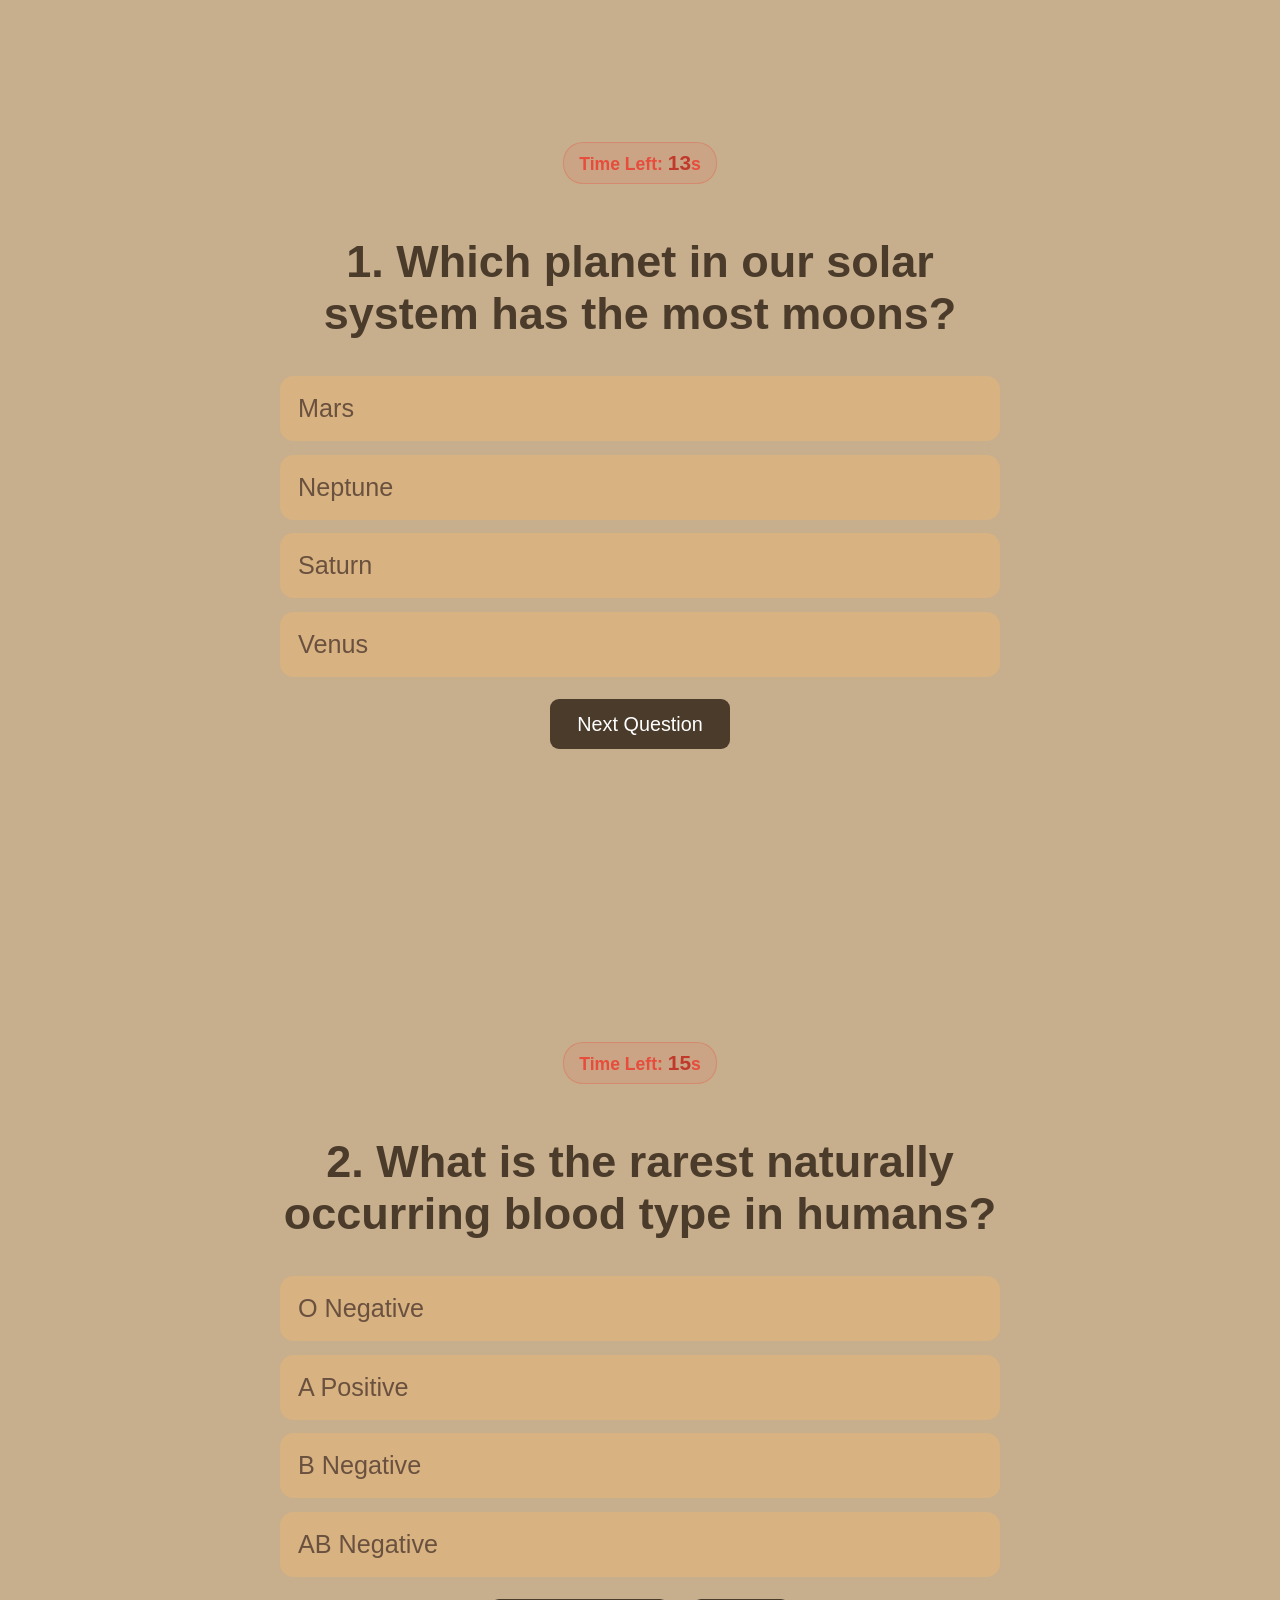
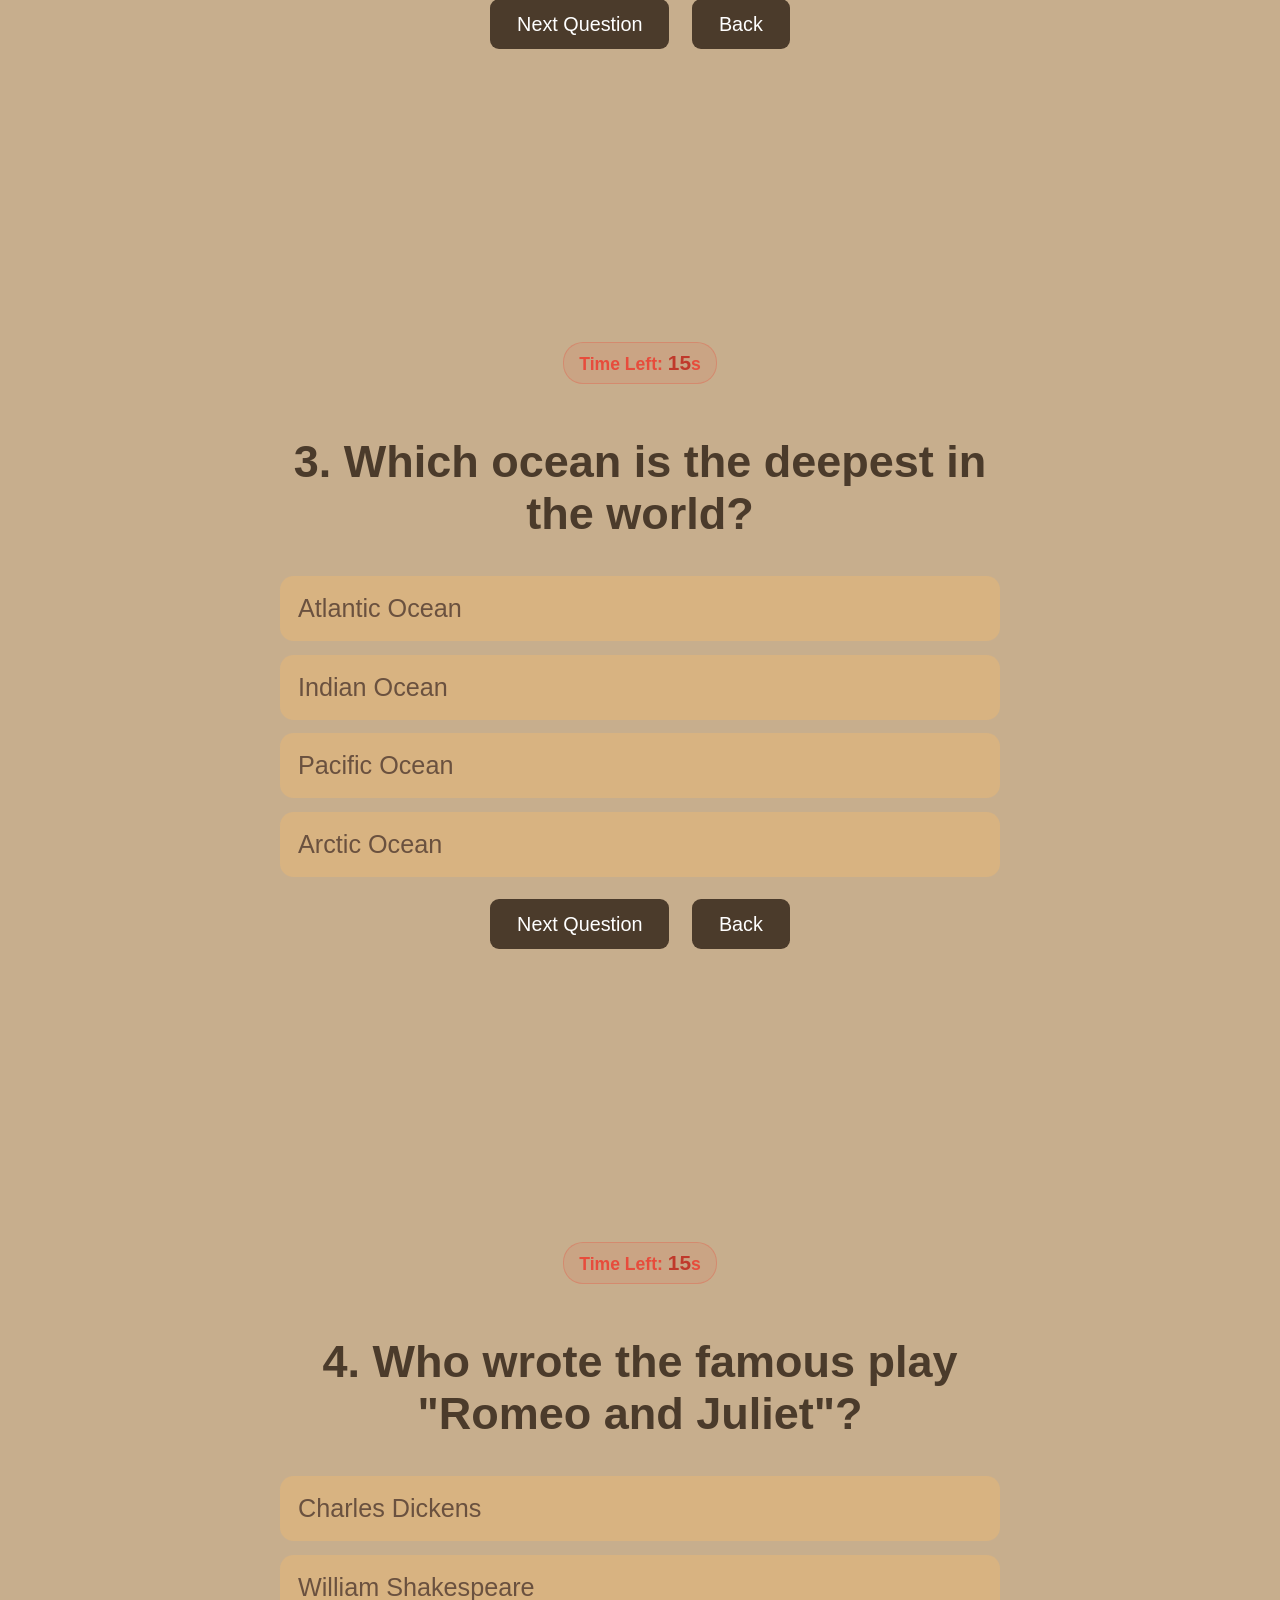
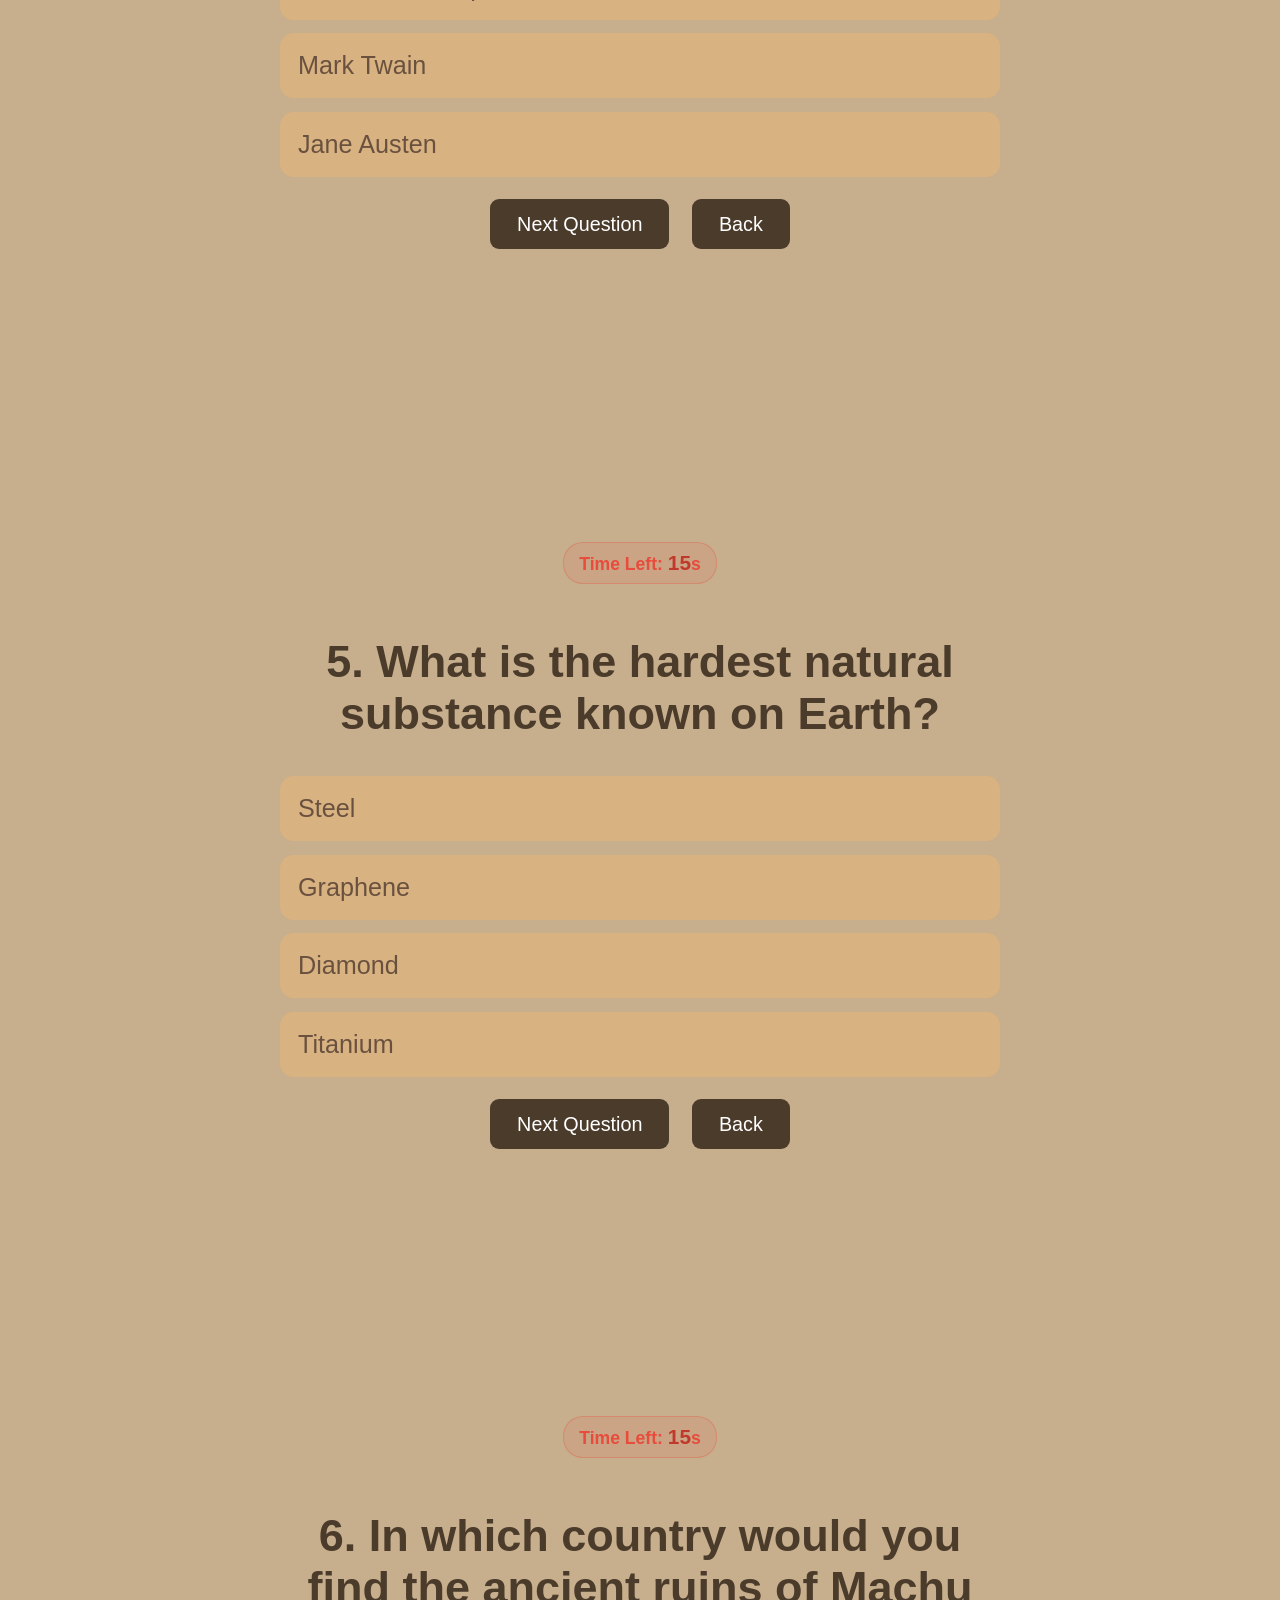
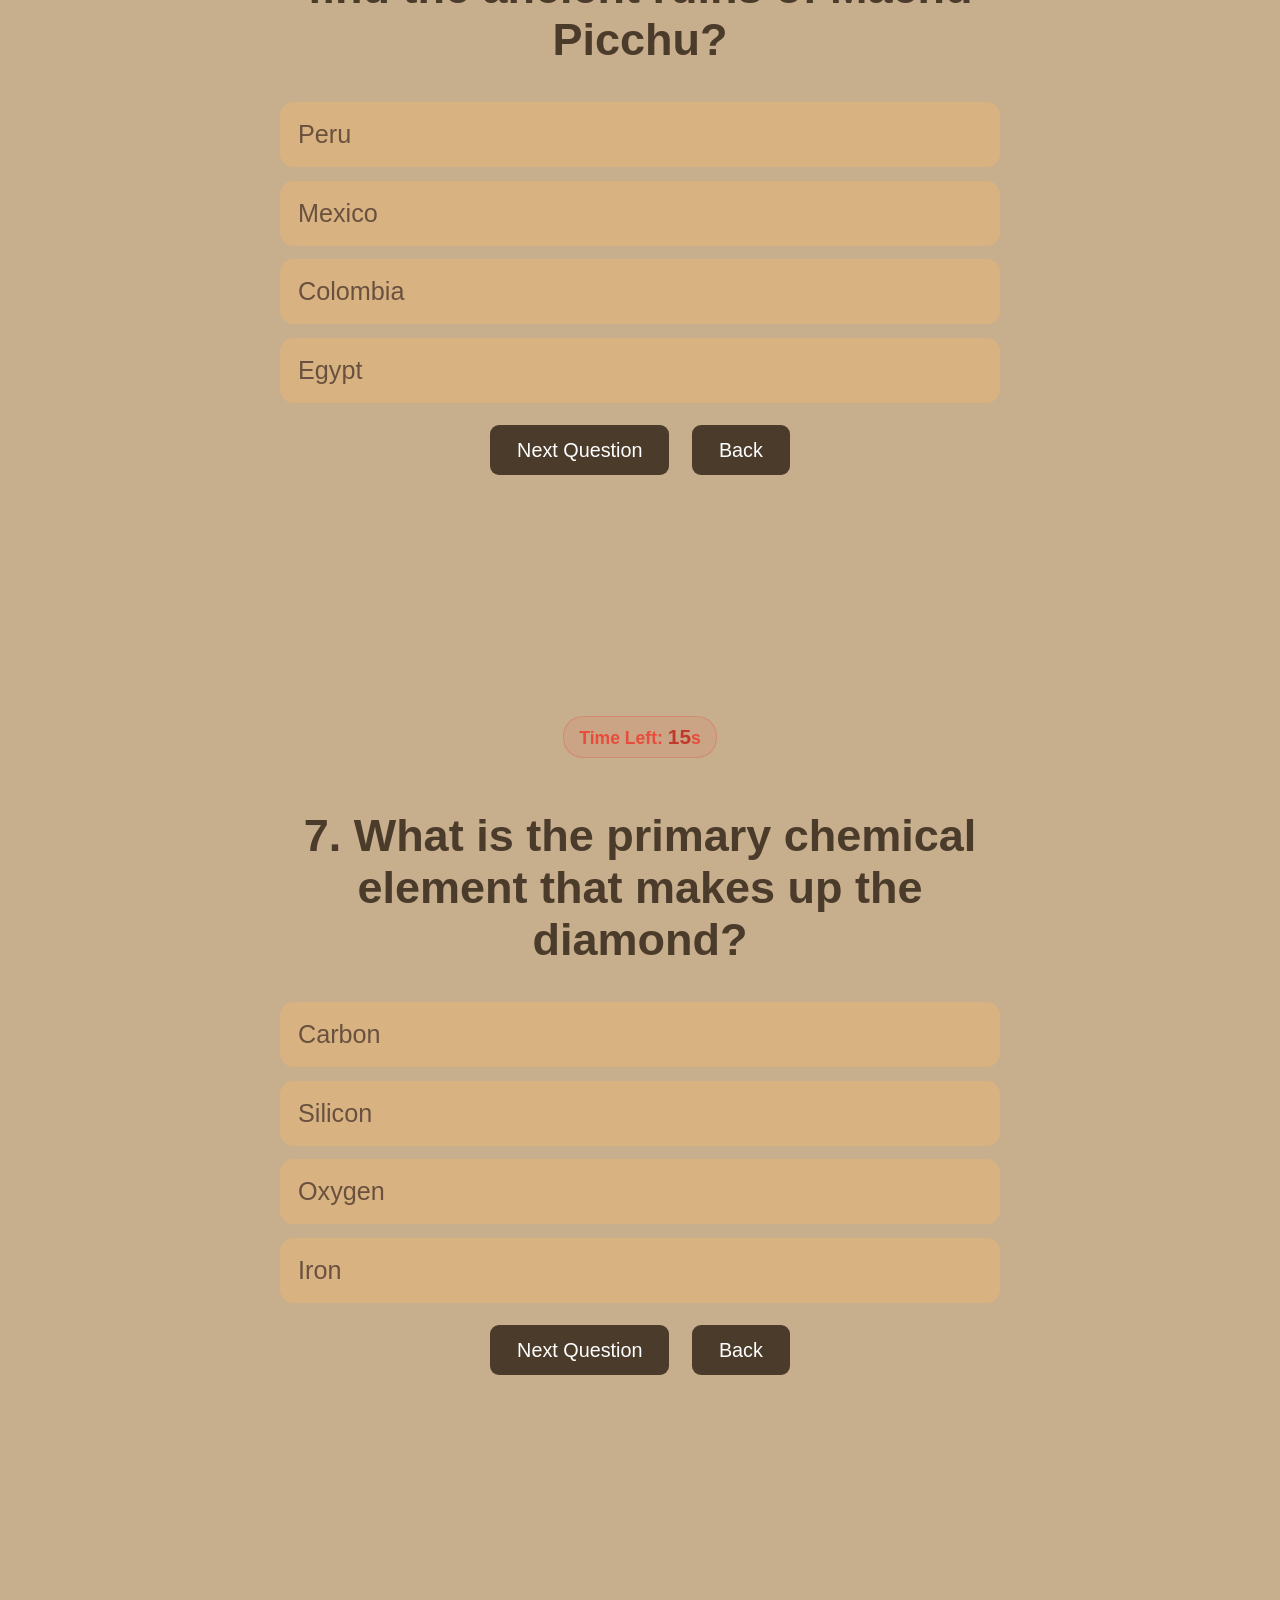
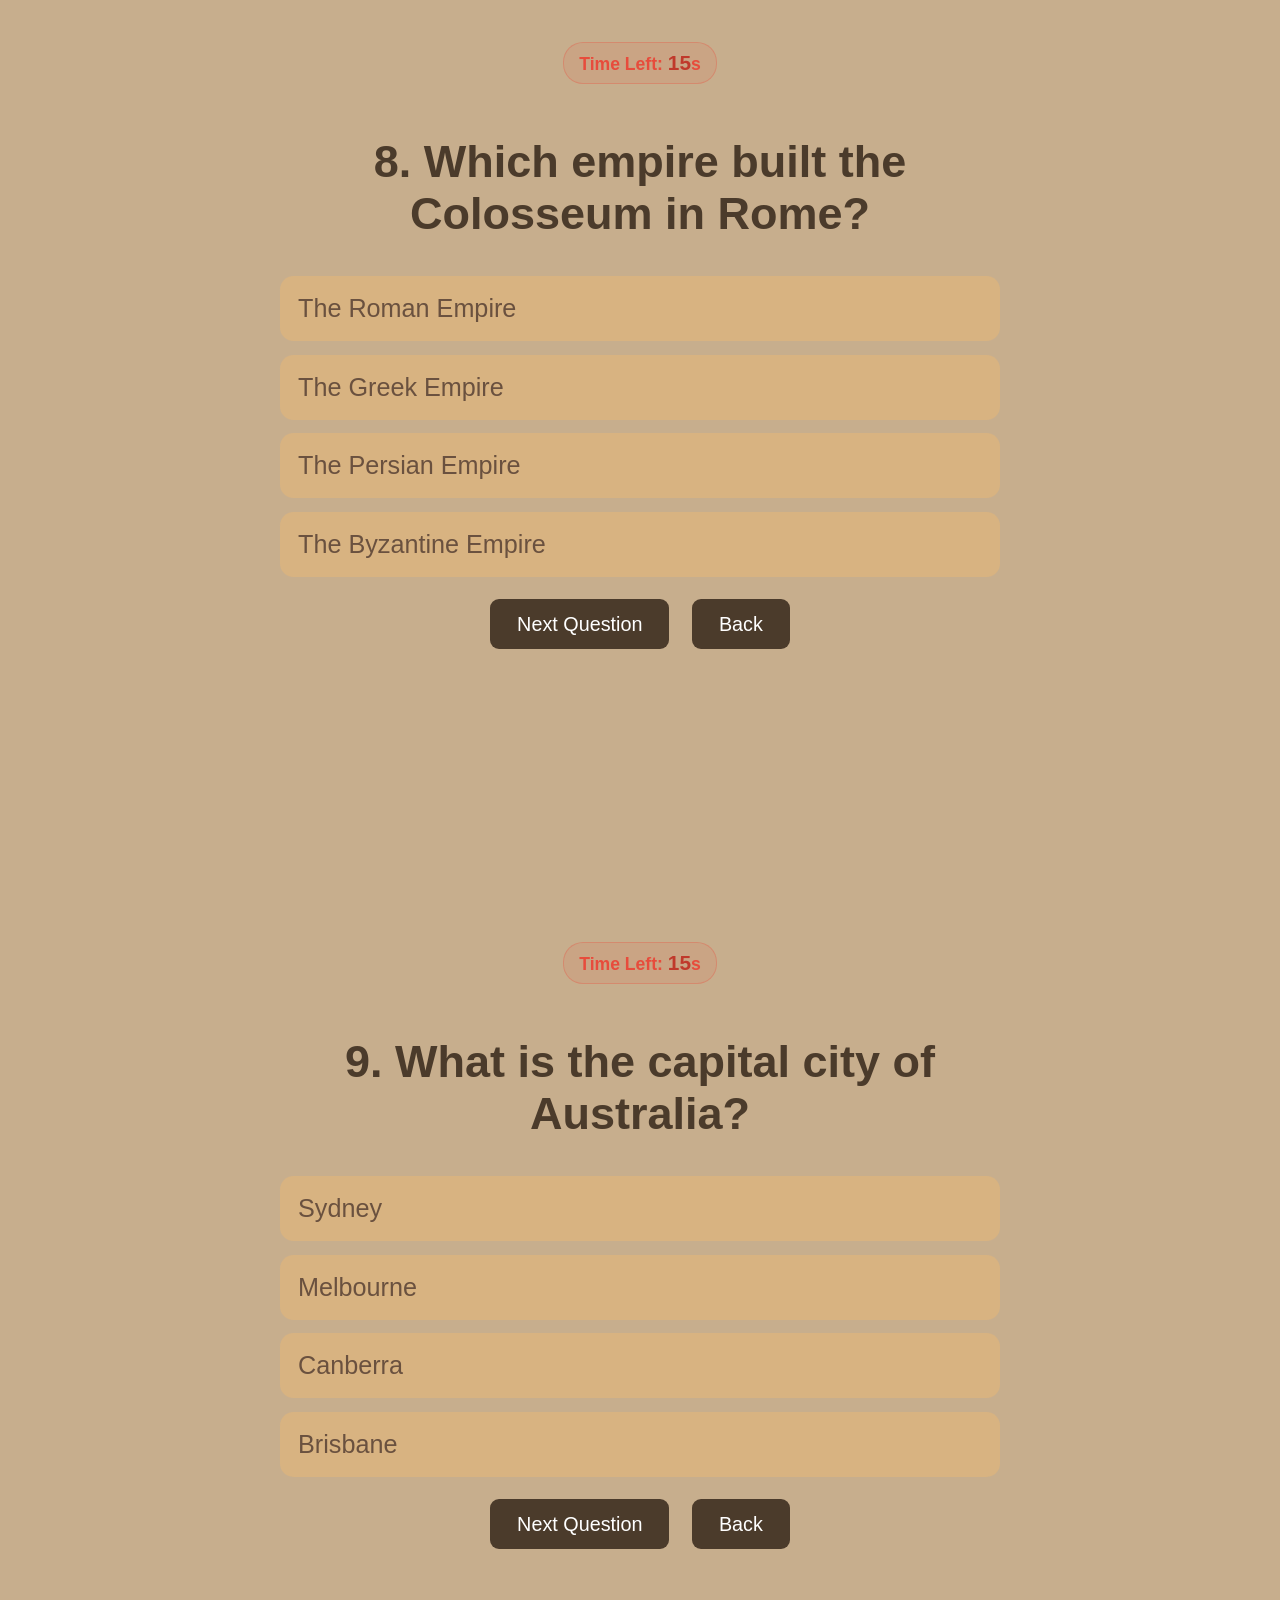
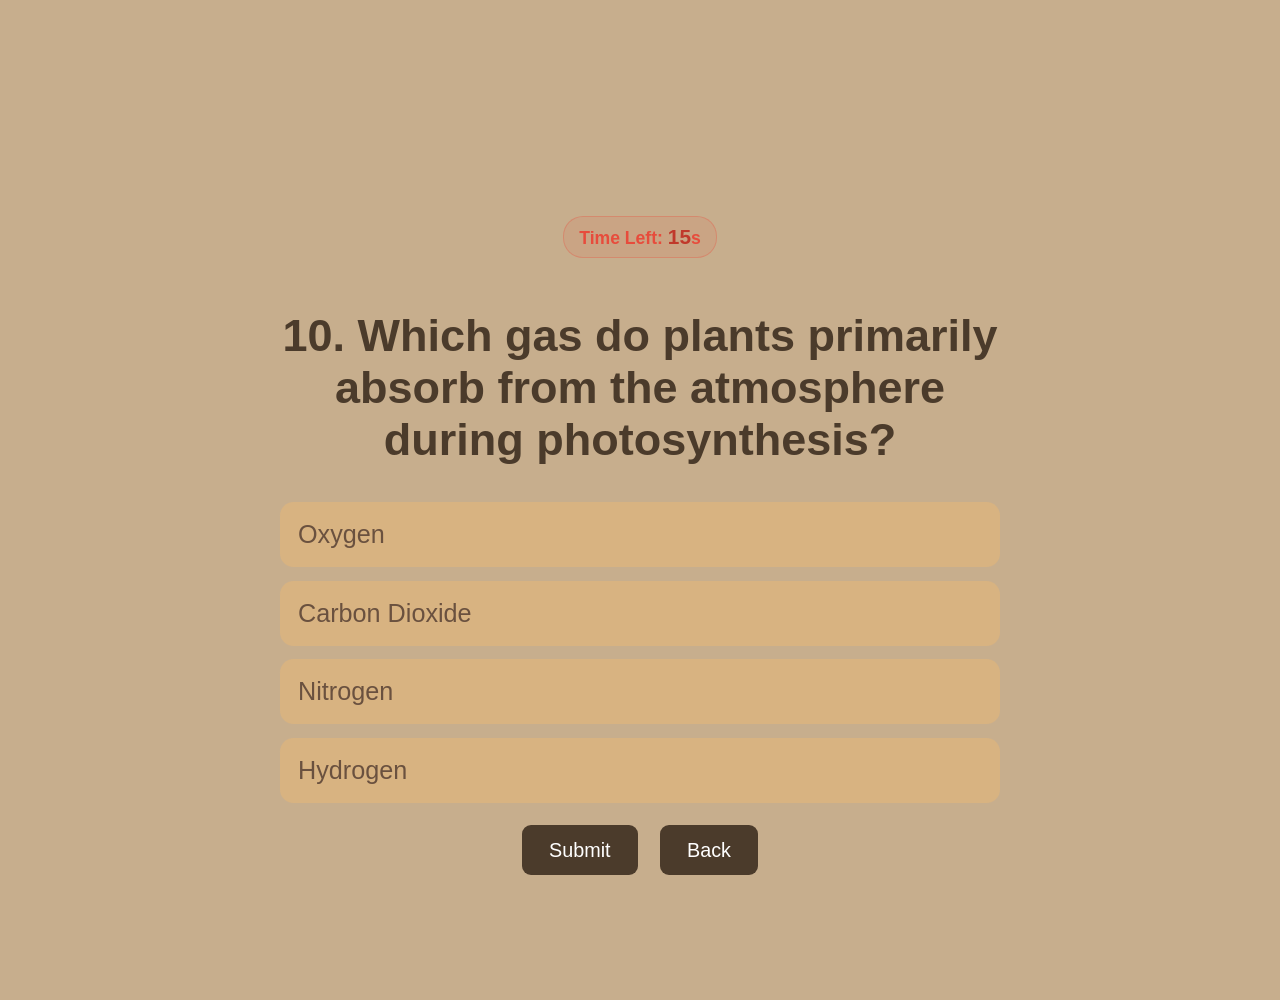
<file: commonMedium.html>
<!DOCTYPE html>
<html lang="en">
<head>
    <meta charset="UTF-8">
    <meta name="viewport" content="width=device-width, initial-scale=1.0">
    <title>Medium CommonKnowledge</title>
    <link rel="stylesheet" href="sportEasy.css">
</head>
<body>

<section id="q1">
    <div class="text">
        <div class="timer-display">Time Left: <span class="time-left">15</span>s</div>
        <h1>1. Which planet in our solar system has the most moons?</h1>
        <p class="answer">Mars</p>
        <p class="answer">Neptune</p>
        <p class="answer correct">Saturn</p>
        <p class="answer">Venus</p>
        <a href="#q2" class="next-btn">Next Question</a>
    </div>
</section>

<section id="q2">
    <div class="text">
        <div class="timer-display">Time Left: <span class="time-left">15</span>s</div>
        <h1>2. What is the rarest naturally occurring blood type in humans?</h1>
        <p class="answer">O Negative</p>
        <p class="answer">A Positive</p>
        <p class="answer">B Negative</p>
        <p class="answer correct">AB Negative</p>
        <a href="#q3" class="next-btn">Next Question</a>
        <a href="#q1" class="next-btn">Back</a>
    </div>
</section>

<section id="q3">
    <div class="text">
        <div class="timer-display">Time Left: <span class="time-left">15</span>s</div>
        <h1>3. Which ocean is the deepest in the world?</h1>
        <p class="answer">Atlantic Ocean</p>
        <p class="answer">Indian Ocean</p>
        <p class="answer correct">Pacific Ocean</p>
        <p class="answer">Arctic Ocean</p>
        <a href="#q4" class="next-btn">Next Question</a>
        <a href="#q2" class="next-btn">Back</a>
    </div>
</section>

<section id="q4">
    <div class="text">
        <div class="timer-display">Time Left: <span class="time-left">15</span>s</div>
        <h1>4. Who wrote the famous play "Romeo and Juliet"?</h1>
        <p class="answer">Charles Dickens</p>
        <p class="answer correct">William Shakespeare</p>
        <p class="answer">Mark Twain</p>
        <p class="answer">Jane Austen</p>
        <a href="#q5" class="next-btn">Next Question</a>
        <a href="#q3" class="next-btn">Back</a>
    </div>
</section>

<section id="q5">
    <div class="text">
        <div class="timer-display">Time Left: <span class="time-left">15</span>s</div>
        <h1>5. What is the hardest natural substance known on Earth?</h1>
        <p class="answer">Steel</p>
        <p class="answer">Graphene</p>
        <p class="answer correct">Diamond</p>
        <p class="answer">Titanium</p>
        <a href="#q6" class="next-btn">Next Question</a>
        <a href="#q4" class="next-btn">Back</a>
    </div>
</section>

<section id="q6">
    <div class="text">
        <div class="timer-display">Time Left: <span class="time-left">15</span>s</div>
        <h1>6. In which country would you find the ancient ruins of Machu Picchu?</h1>
        <p class="answer correct">Peru</p>
        <p class="answer">Mexico</p>
        <p class="answer">Colombia</p>
        <p class="answer">Egypt</p>
        <a href="#q7" class="next-btn">Next Question</a>
        <a href="#q5" class="next-btn">Back</a>
    </div>
</section>

<section id="q7">
    <div class="text">
        <div class="timer-display">Time Left: <span class="time-left">15</span>s</div>
        <h1>7. What is the primary chemical element that makes up the diamond?</h1>
        <p class="answer correct">Carbon</p>
        <p class="answer">Silicon</p>
        <p class="answer">Oxygen</p>
        <p class="answer">Iron</p>
        <a href="#q8" class="next-btn">Next Question</a>
        <a href="#q6" class="next-btn">Back</a>
    </div>
</section>

<section id="q8">
    <div class="text">
        <div class="timer-display">Time Left: <span class="time-left">15</span>s</div>
        <h1>8. Which empire built the Colosseum in Rome?</h1>
        <p class="answer correct">The Roman Empire</p>
        <p class="answer">The Greek Empire</p>
        <p class="answer">The Persian Empire</p>
        <p class="answer">The Byzantine Empire</p>
        <a href="#q9" class="next-btn">Next Question</a>
        <a href="#q7" class="next-btn">Back</a>
    </div>
</section>

<section id="q9">
    <div class="text">
        <div class="timer-display">Time Left: <span class="time-left">15</span>s</div>
        <h1>9. What is the capital city of Australia?</h1>
        <p class="answer">Sydney</p>
        <p class="answer">Melbourne</p>
        <p class="answer correct">Canberra</p>
        <p class="answer">Brisbane</p>
        <a href="#q10" class="next-btn">Next Question</a>
        <a href="#q8" class="next-btn">Back</a>
    </div>
</section>

<section id="q10">
    <div class="text">
        <div class="timer-display">Time Left: <span class="time-left">15</span>s</div>
        <h1>10. Which gas do plants primarily absorb from the atmosphere during photosynthesis?</h1>
        <p class="answer">Oxygen</p>
        <p class="answer correct">Carbon Dioxide</p>
        <p class="answer">Nitrogen</p>
        <p class="answer">Hydrogen</p>
        <a href="#" class="next-btn" id="submitBtn">Submit</a>
        <a href="#q9" class="next-btn">Back</a>
    </div>
</section>

<div id="resultScreen" style="display: none;">
    <h1>Your Score</h1>
    <p id="scoreText"></p>
    <a href="index.html" class="next-btn">Back to Start</a>
    <button id="restartBtn">Play Again</button>
</div>

<script>
    const TIME_LIMIT = 15;
    let timerInterval = null;
    let currentSeconds = TIME_LIMIT;
    const sections = document.querySelectorAll('section');

    // Answer click selections
    document.querySelectorAll('.answer').forEach(answer => {
        answer.addEventListener('click', function() {
            if (this.closest('section').classList.contains('timed-out')) return;
            
            const siblings = this.parentElement.querySelectorAll('.answer');
            siblings.forEach(el => el.classList.remove('selected'));
            this.classList.add('selected');
        });
    });

    // Countdown Timer System
    function startTimer(section) {
        clearInterval(timerInterval);
        
        if (section.classList.contains('timed-out')) {
            const displayElement = section.querySelector('.time-left');
            if (displayElement) displayElement.innerText = "0";
            return;
        }

        currentSeconds = TIME_LIMIT;
        const displayElement = section.querySelector('.time-left');
        if (!displayElement) return;
        
        displayElement.innerText = currentSeconds;

        timerInterval = setInterval(() => {
            currentSeconds--;
            displayElement.innerText = currentSeconds;

            if (currentSeconds <= 0) {
                clearInterval(timerInterval);
                handleTimeout(section);
            }
        }, 1000);
    }

    function handleTimeout(section) {
        section.classList.add('timed-out');
        
        const selected = section.querySelector('.selected');
        if (selected) selected.classList.remove('selected');

        const nextBtn = section.querySelector('.next-btn');
        if (nextBtn) {
            nextBtn.click();
        }
    }

    // Connect page navigations to reset/restart timers
    document.querySelectorAll('.next-btn').forEach(btn => {
        btn.addEventListener('click', function(e) {
            const targetId = this.getAttribute('href');
            if (targetId && targetId !== '#') {
                const nextSection = document.querySelector(targetId);
                if (nextSection) {
                    setTimeout(() => startTimer(nextSection), 50);
                }
            }
        });
    });

    // Run when application initializes
    window.addEventListener('DOMContentLoaded', () => {
        if (sections.length > 0) {
            startTimer(sections[0]);
        }
    });

    // Handle submit scoring and generate dynamic feedback container
    document.getElementById('submitBtn').addEventListener('click', function(e) {
        e.preventDefault();
        clearInterval(timerInterval);

        let score = 0;
        let reviewHtml = ""; 

        sections.forEach((section, index) => {
            const questionText = section.querySelector('h1').innerText;
            const selected = section.querySelector('.selected');
            const correctBtn = section.querySelector('.correct');
            
            let userChoiceText = "No answer selected";
            if (section.classList.contains('timed-out')) {
                userChoiceText = "No answer selected (Timed Out)";
            } else if (selected) {
                userChoiceText = selected.innerText;
            }
            
            let isCorrect = !section.classList.contains('timed-out') && selected && selected.classList.contains('correct');
            if (isCorrect) score++;

            reviewHtml += `
                <div class="review-item">
                    <span class="review-question">Question ${index + 1}: ${questionText}</span>
                    <div class="review-result ${isCorrect ? 'was-correct' : 'was-wrong'}">
                        ${isCorrect ? '✓' : '✗'} Your answer: ${userChoiceText}
                    </div>
                    ${!isCorrect ? `<div class="review-result was-correct">Correct answer: ${correctBtn.innerText}</div>` : ''}
                </div>
            `;
        });

        document.querySelectorAll('section').forEach(sec => sec.style.display = 'none');
        const resultScreen = document.getElementById('resultScreen');
        
        resultScreen.innerHTML = `
            <h1>Quiz Results</h1>
            <h2 id="scoreText" style="font-size: 2rem; margin-bottom: 20px;">Score: ${score} / 10</h2>
            
            <div id="reviewContainer" style="width: 100%; max-width: 500px; margin-bottom: 20px;">
                ${reviewHtml}
            </div>

            <div class="button-group">
                <a href="index.html" class="next-btn">Back to Start</a>
                <button id="restartBtn" class="next-btn" onclick="location.reload()">Play Again</button>
            </div>
        `;

        resultScreen.style.display = 'flex';
        resultScreen.style.flexDirection = 'column';
        resultScreen.style.alignItems = 'center';
    });
</script>

</body>
</html>
</file>
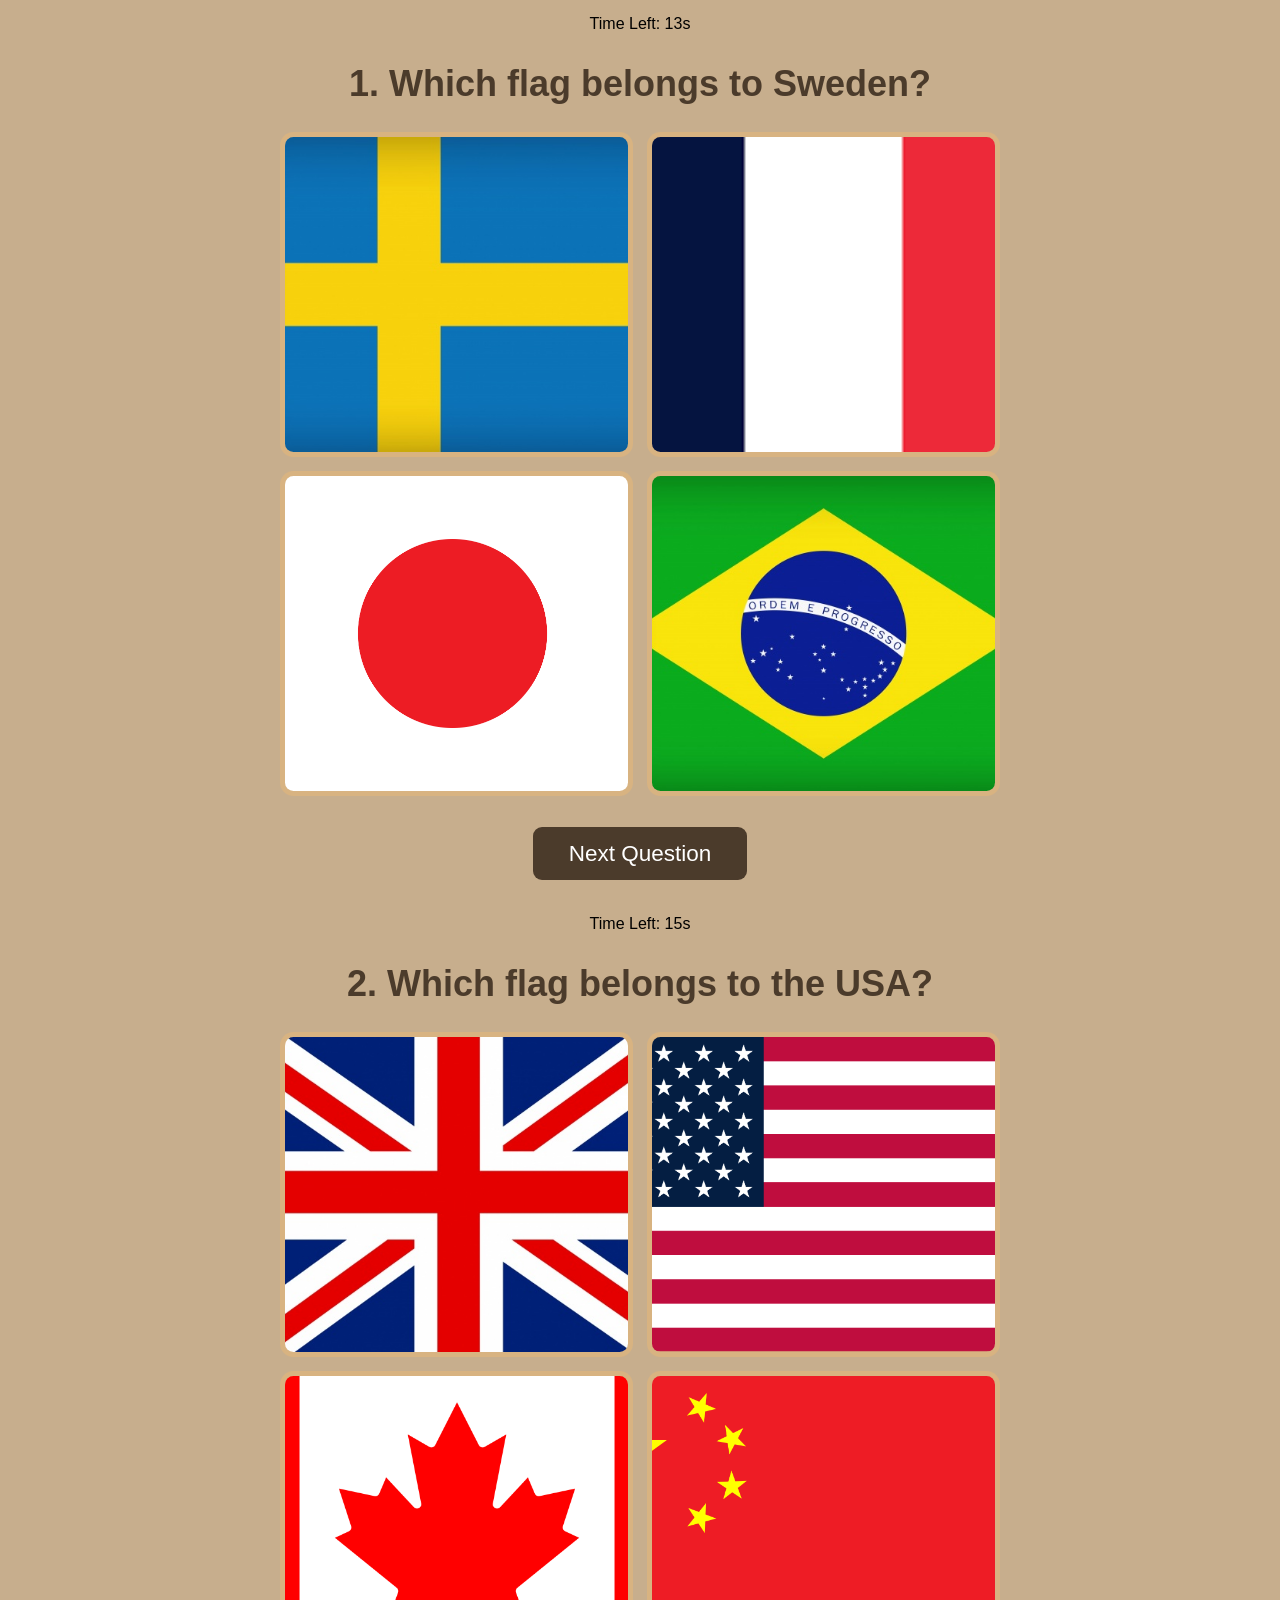
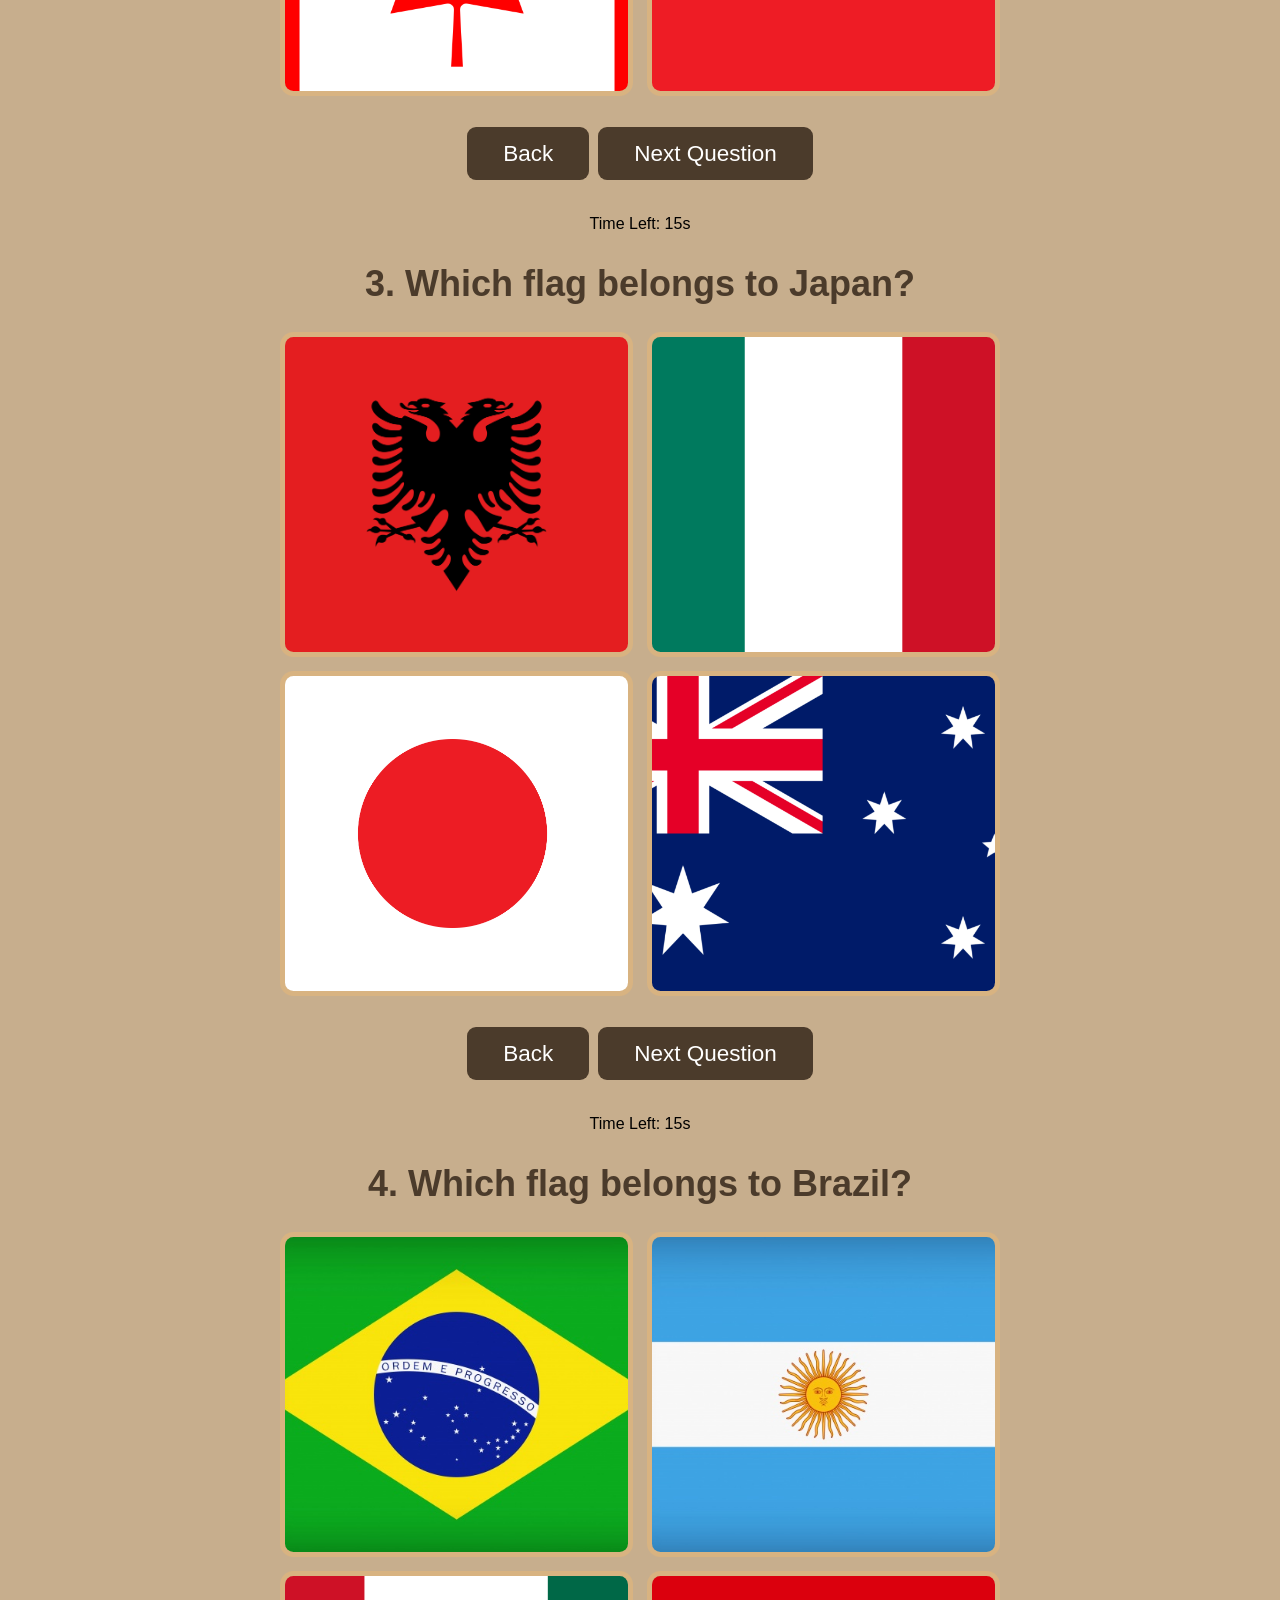
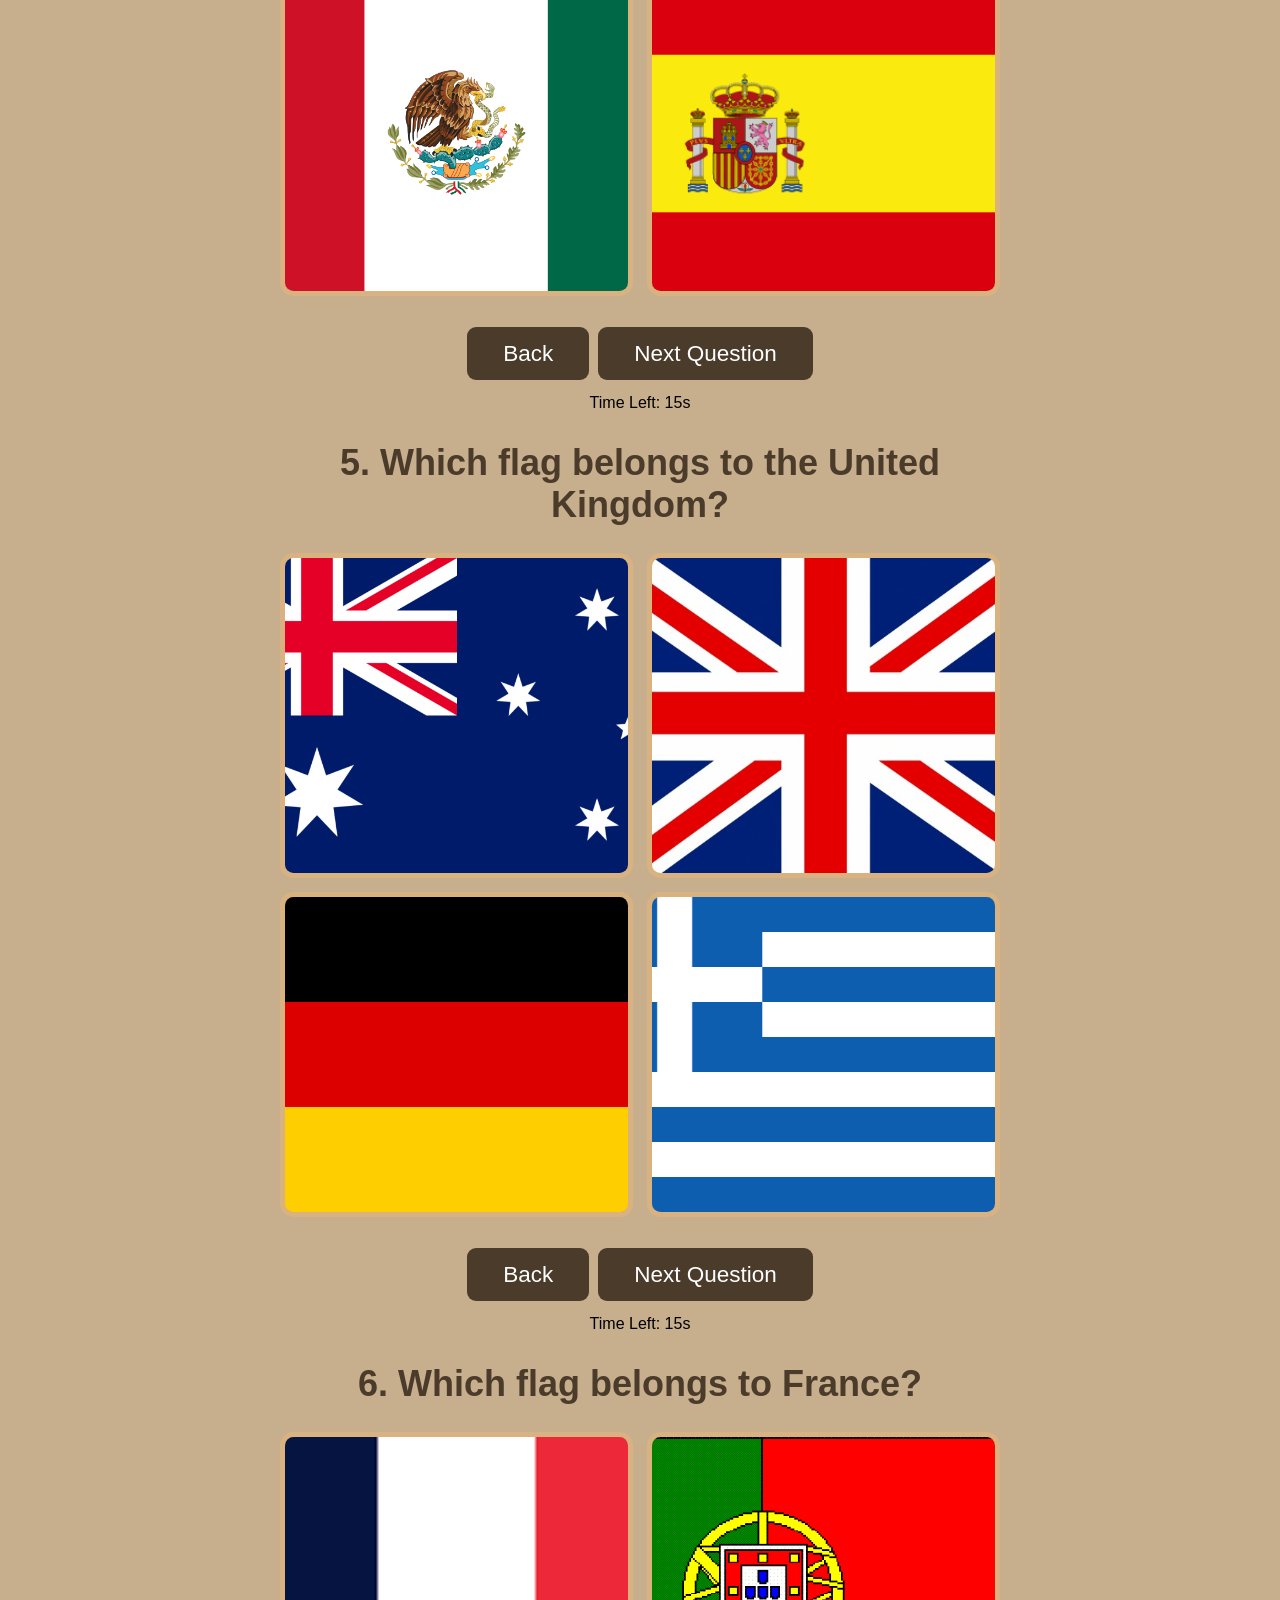
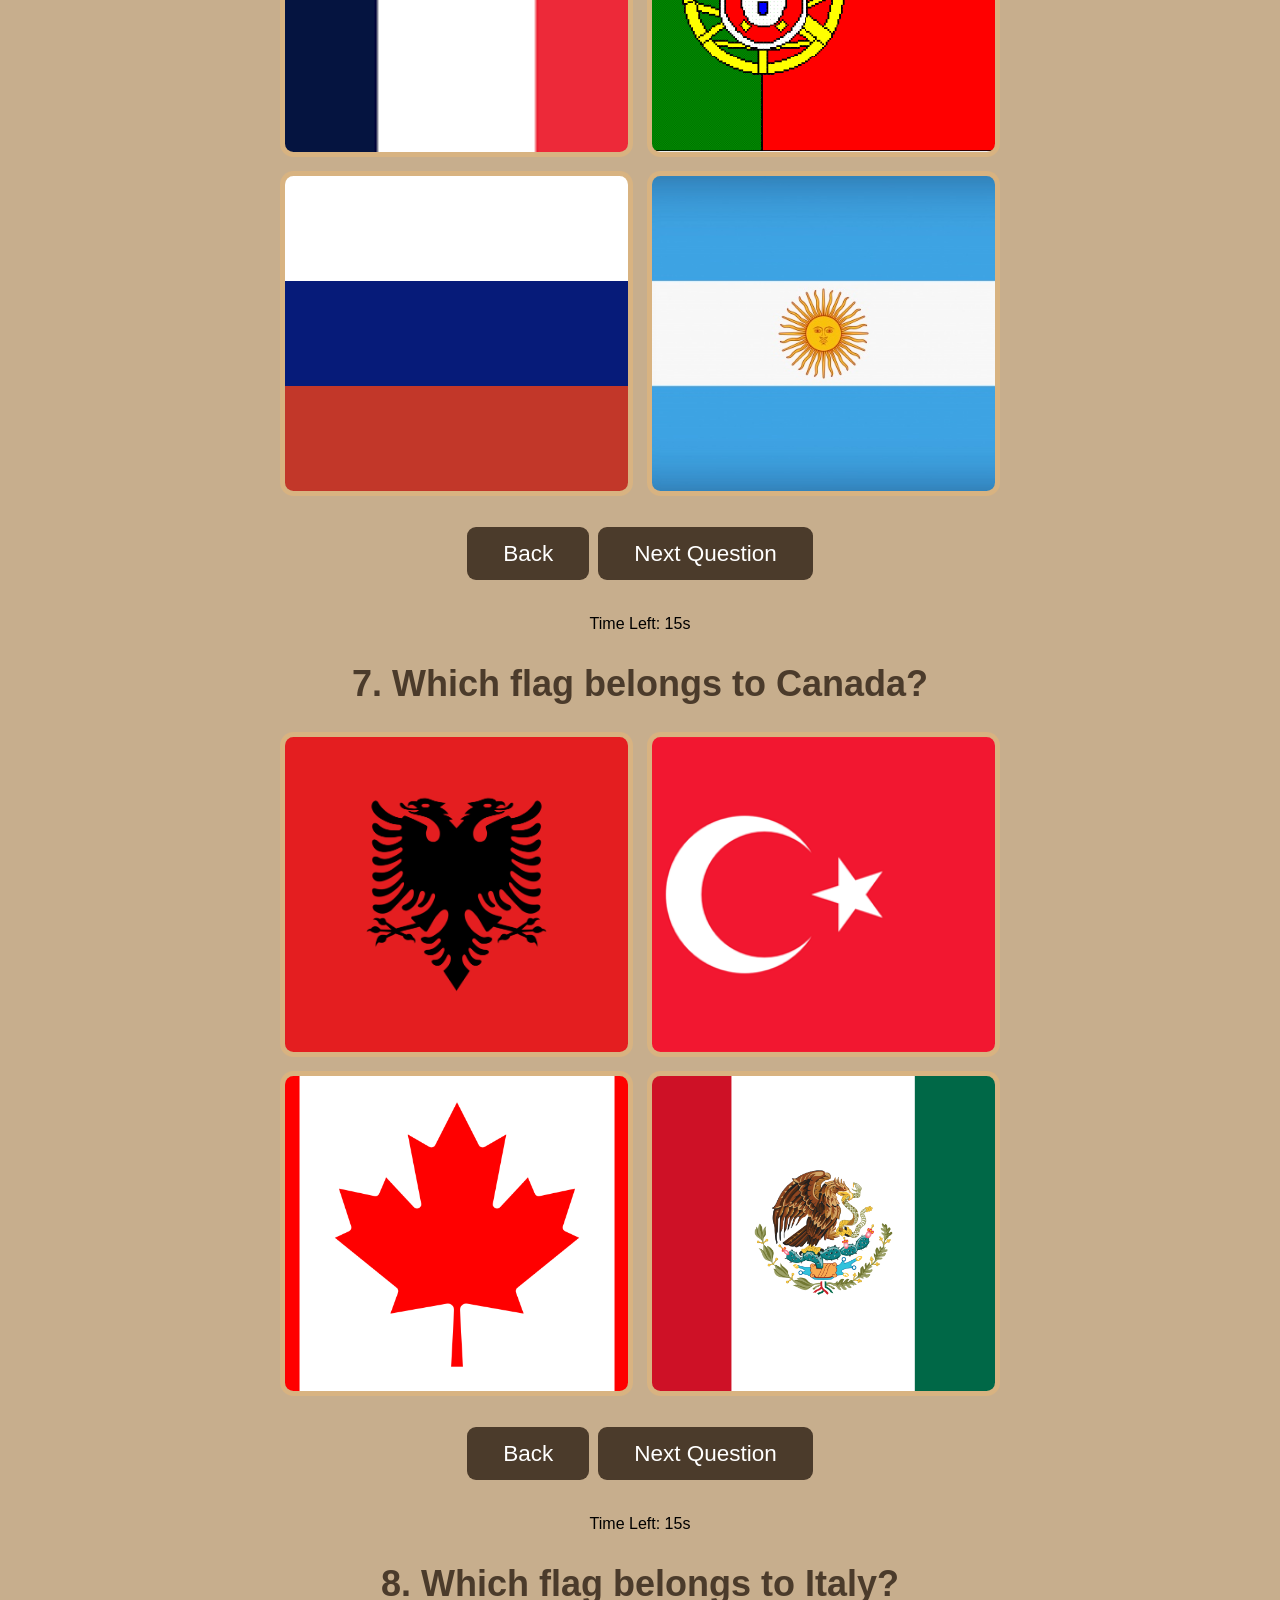
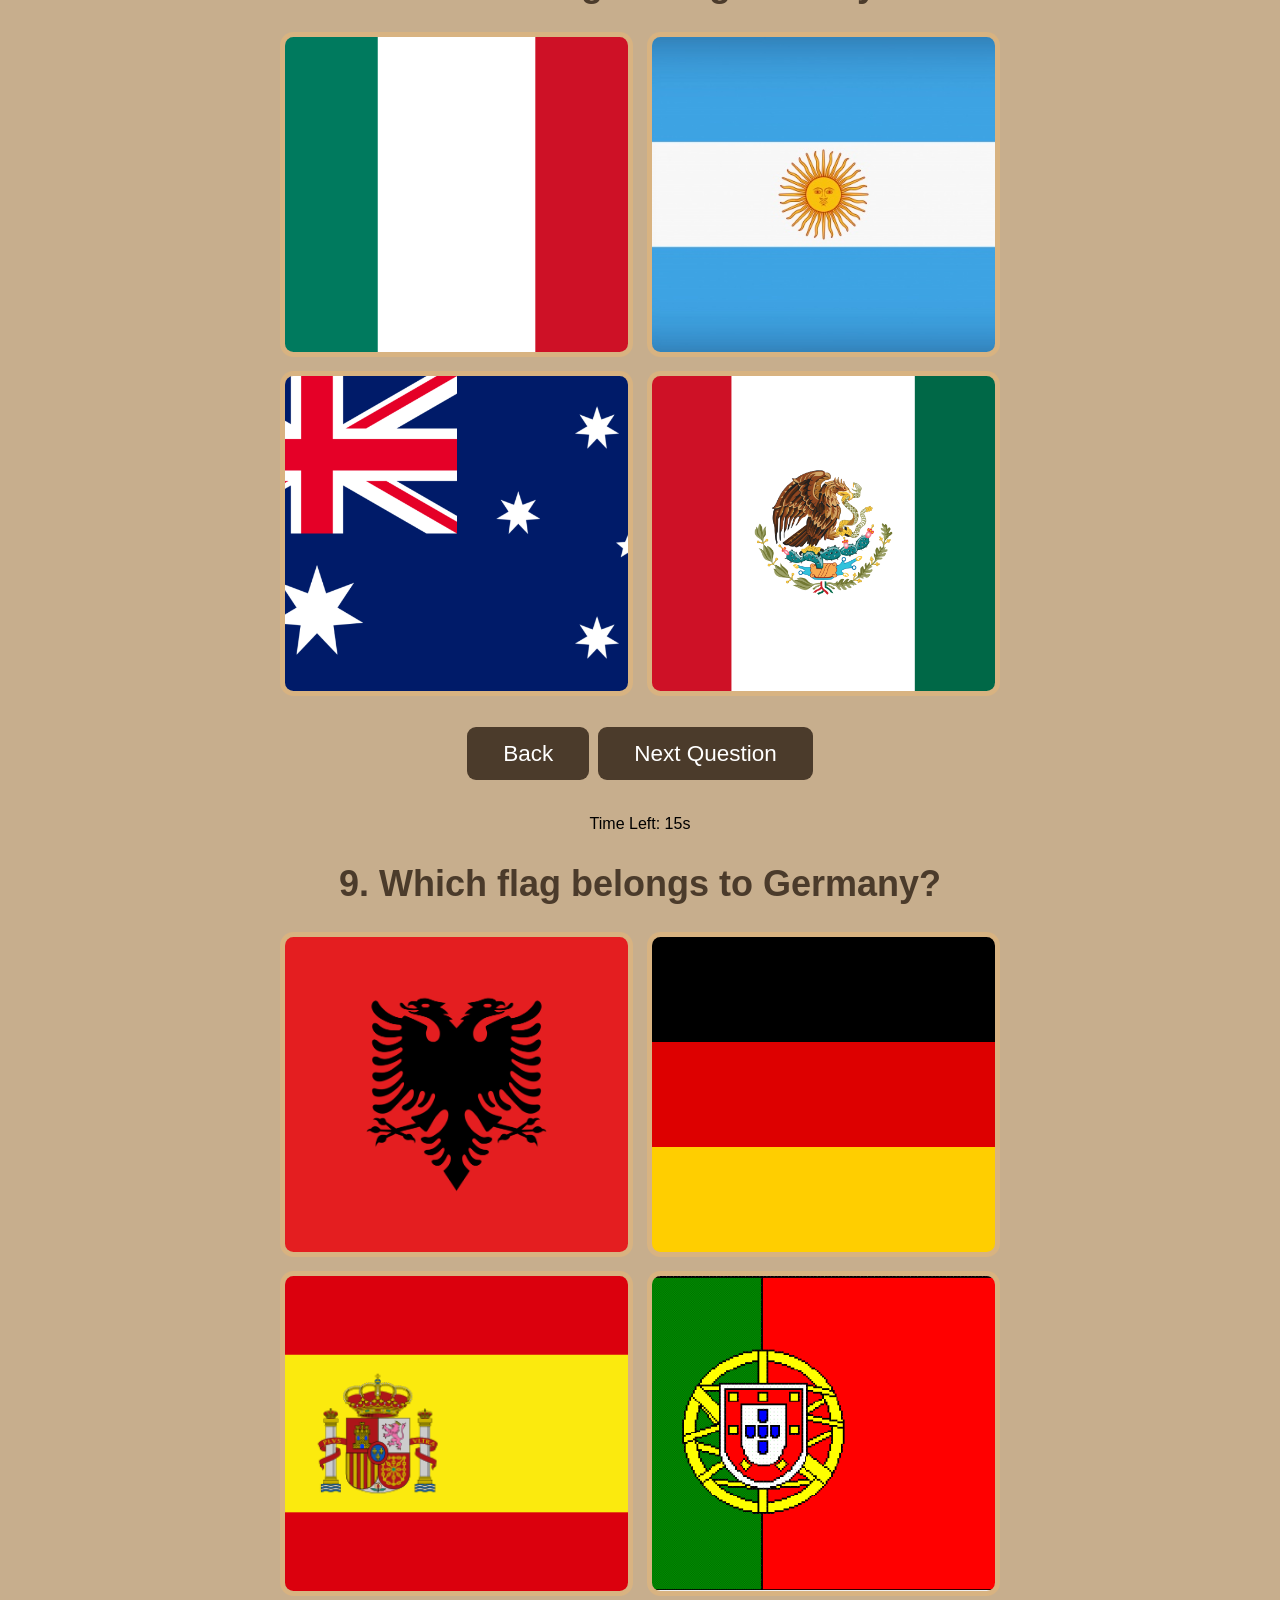
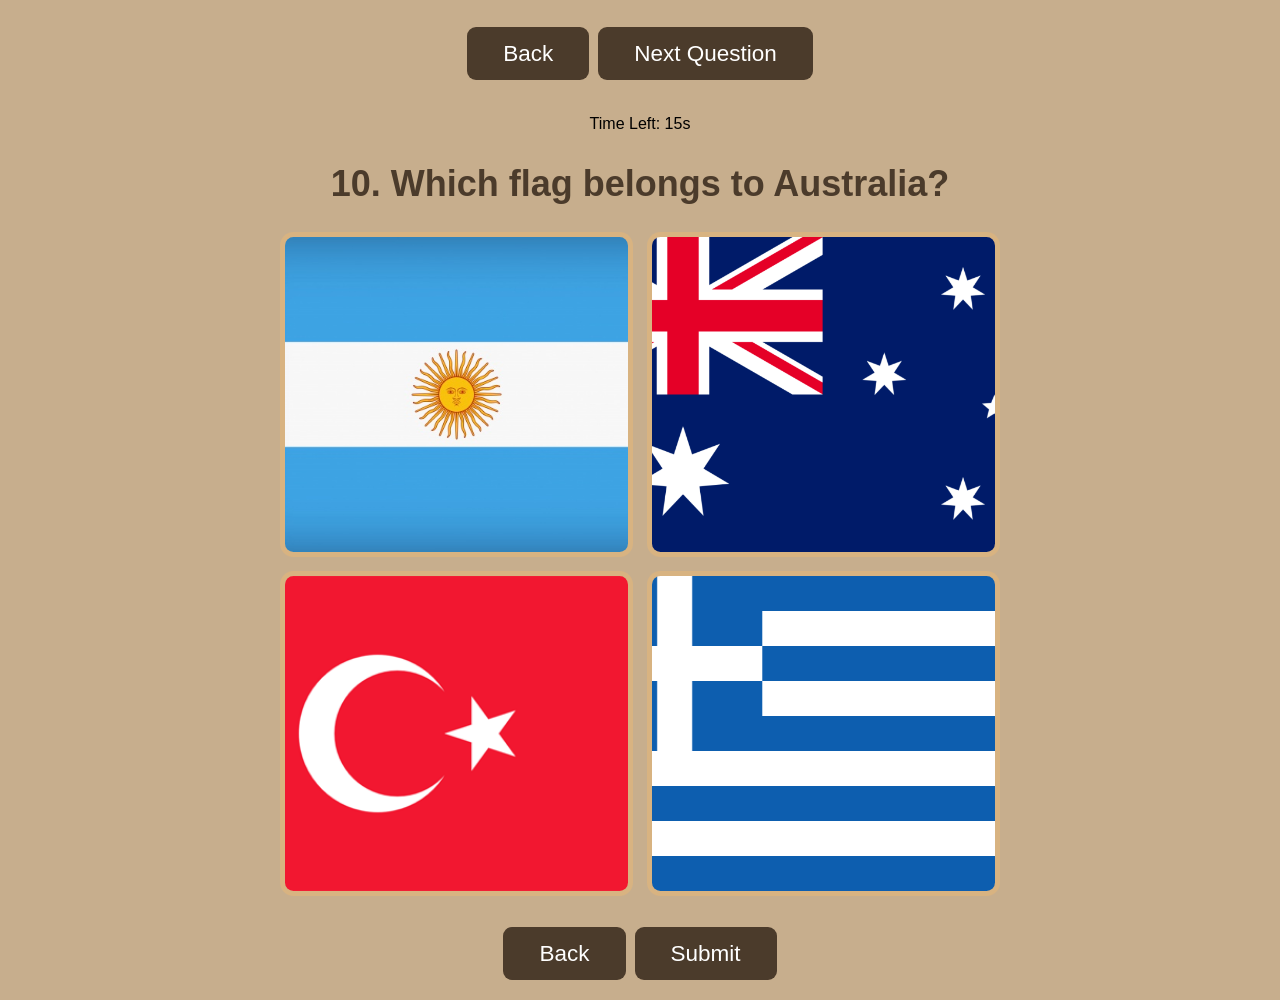
<file: geographyEasy.html>
<!DOCTYPE html>
<html lang="en">
<head>
    <meta charset="UTF-8">
    <meta name="viewport" content="width=device-width, initial-scale=1.0">
    <title>Easy Geography</title>
    <link rel="stylesheet" href="geographyEasy.css">
</head>
<body>

    <section id="q1">
        <div class="text">
            <div class="timer-display">Time Left: <span class="time-left">15</span>s</div>
            <h1>1. Which flag belongs to Sweden?</h1>
            <div class="answers-container">
                <div class="answer correct"><img src="geography easy/swedenFlag.png" alt="Flag of Sweden"></div>
                <div class="answer"><img src="geography easy/franceFlag.png" alt="Flag of France"></div>
                <div class="answer"><img src="geography easy/japanFlag.png" alt="Flag of Japan"></div>
                <div class="answer"><img src="geography easy/brazilFlag.png" alt="Flag of Brazil"></div>
            </div>
            <a href="#q2" class="next-btn">Next Question</a>
        </div>
    </section>

    <section id="q2">
        <div class="text">
            <div class="timer-display">Time Left: <span class="time-left">15</span>s</div>
            <h1>2. Which flag belongs to the USA?</h1>
            <div class="answers-container">
                <div class="answer"><img src="geography easy/britanFlag.png" alt="Flag of UK"></div>
                <div class="answer correct"><img src="geography easy/usaFlag.png" alt="Flag of USA"></div>
                <div class="answer"><img src="geography easy/canadaFlag.png" alt="Flag of Canada"></div>
                <div class="answer"><img src="geography easy/chinaFlag.png" alt="Flag of China"></div>
            </div>
            <div class="nav-btns">
                <a href="#q1" class="next-btn">Back</a>
                <a href="#q3" class="next-btn">Next Question</a>
            </div>
        </div>
    </section>

    <section id="q3">
        <div class="text">
            <div class="timer-display">Time Left: <span class="time-left">15</span>s</div>
            <h1>3. Which flag belongs to Japan?</h1>
            <div class="answers-container">
                <div class="answer"><img src="geography easy/albaniaFlag.png" alt="Flag of Albania"></div>
                <div class="answer"><img src="geography easy/italyFlag.png" alt="Flag of Italy"></div>
                <div class="answer correct"><img src="geography easy/japanFlag.png" alt="Flag of Japan"></div>
                <div class="answer"><img src="geography easy/australiaFlag.png" alt="Flag of Australia"></div>
            </div>
            <div class="nav-btns">
                <a href="#q2" class="next-btn">Back</a>
                <a href="#q4" class="next-btn">Next Question</a>
            </div>
        </div>
    </section>

    <section id="q4">
        <div class="text">
            <div class="timer-display">Time Left: <span class="time-left">15</span>s</div>
            <h1>4. Which flag belongs to Brazil?</h1>
            <div class="answers-container">
                <div class="answer correct"><img src="geography easy/brazilFlag.png" alt="Flag of Brazil"></div>
                <div class="answer"><img src="geography easy/argentinaFlag.png" alt="Flag of Argentina"></div>
                <div class="answer"><img src="geography easy/mexicoFlag.png" alt="Flag of Mexico"></div>
                <div class="answer"><img src="geography easy/spainFlag.png" alt="Flag of Spain"></div>
            </div>
            <div class="nav-btns">
                <a href="#q3" class="next-btn">Back</a>
                <a href="#q5" class="next-btn">Next Question</a>
            </div>
        </div>
    </section>

    <section id="q5">
        <div class="text">
            <div class="timer-display">Time Left: <span class="time-left">15</span>s</div>
            <h1>5. Which flag belongs to the United Kingdom?</h1>
            <div class="answers-container">
                <div class="answer"><img src="geography easy/australiaFlag.png" alt="Flag of Australia"></div>
                <div class="answer correct"><img src="geography easy/britanFlag.png" alt="Flag of UK"></div>
                <div class="answer"><img src="geography easy/germanyFlag.png" alt="Flag of Germany"></div>
                <div class="answer"><img src="geography easy/greeceFlag.png" alt="Flag of Greece"></div>
            </div>
            <div class="nav-btns">
                <a href="#q4" class="next-btn">Back</a>
                <a href="#q6" class="next-btn">Next Question</a>
            </div>
        </div>
    </section>

    <section id="q6">
        <div class="text">
            <div class="timer-display">Time Left: <span class="time-left">15</span>s</div>
            <h1>6. Which flag belongs to France?</h1>
            <div class="answers-container">
                <div class="answer correct"><img src="geography easy/franceFlag.png" alt="Flag of France"></div>
                <div class="answer"><img src="geography easy/portugalFlag.png" alt="Flag of Portugal"></div>
                <div class="answer"><img src="geography easy/russiaFlag.png" alt="Flag of Russia"></div>
                <div class="answer"><img src="geography easy/argentinaFlag.png" alt="Flag of Argentina"></div>
            </div>
            <div class="nav-btns">
                <a href="#q5" class="next-btn">Back</a>
                <a href="#q7" class="next-btn">Next Question</a>
            </div>
        </div>
    </section>

    <section id="q7">
        <div class="text">
            <div class="timer-display">Time Left: <span class="time-left">15</span>s</div>
            <h1>7. Which flag belongs to Canada?</h1>
            <div class="answers-container">
                <div class="answer"><img src="geography easy/albaniaFlag.png" alt="Flag of Albania"></div>
                <div class="answer"><img src="geography easy/turkeyFlag.png" alt="Flag of Turkey"></div>
                <div class="answer correct"><img src="geography easy/canadaFlag.png" alt="Flag of Canada"></div>
                <div class="answer"><img src="geography easy/mexicoFlag.png" alt="Flag of Mexico"></div>
            </div>
            <div class="nav-btns">
                <a href="#q6" class="next-btn">Back</a>
                <a href="#q8" class="next-btn">Next Question</a>
            </div>
        </div>
    </section>

    <section id="q8">
        <div class="text">
            <div class="timer-display">Time Left: <span class="time-left">15</span>s</div>
            <h1>8. Which flag belongs to Italy?</h1>
            <div class="answers-container">
                <div class="answer correct"><img src="geography easy/italyFlag.png" alt="Flag of Italy"></div>
                <div class="answer"><img src="geography easy/argentinaFlag.png" alt="Flag of Argentina"></div>
                <div class="answer"><img src="geography easy/australiaFlag.png" alt="Flag of Australia"></div>
                <div class="answer"><img src="geography easy/mexicoFlag.png" alt="Flag of Mexico"></div>
            </div>
            <div class="nav-btns">
                <a href="#q7" class="next-btn">Back</a>
                <a href="#q9" class="next-btn">Next Question</a>
            </div>
        </div>
    </section>

    <section id="q9">
        <div class="text">
            <div class="timer-display">Time Left: <span class="time-left">15</span>s</div>
            <h1>9. Which flag belongs to Germany?</h1>
            <div class="answers-container">
                <div class="answer"><img src="geography easy/albaniaFlag.png" alt="Flag of Albania"></div>
                <div class="answer correct"><img src="geography easy/germanyFlag.png" alt="Flag of Germany"></div>
                <div class="answer"><img src="geography easy/spainFlag.png" alt="Flag of Spain"></div>
                <div class="answer"><img src="geography easy/portugalFlag.png" alt="Flag of Portugal"></div>
            </div>
            <div class="nav-btns">
                <a href="#q8" class="next-btn">Back</a>
                <a href="#q10" class="next-btn">Next Question</a>
            </div>
        </div>
    </section>

    <section id="q10">
        <div class="text">
            <div class="timer-display">Time Left: <span class="time-left">15</span>s</div>
            <h1>10. Which flag belongs to Australia?</h1>
            <div class="answers-container">
                <div class="answer"><img src="geography easy/argentinaFlag.png" alt="Flag of Argentina"></div>
                <div class="answer correct"><img src="geography easy/australiaFlag.png" alt="Flag of Australia"></div>
                <div class="answer"><img src="geography easy/turkeyFlag.png" alt="Flag of Turkey"></div>
                <div class="answer"><img src="geography easy/greeceFlag.png" alt="Flag of Greece"></div>
            </div>
            <div class="nav-btns">
                <a href="#q9" class="next-btn">Back</a>
                <a href="#" class="next-btn" id="submitBtn">Submit</a>
            </div>
        </div>
    </section>

    <!-- Keeping result screen target clean without explicit style tags -->
    <div id="resultScreen"></div>

    <script>
        const TIME_LIMIT = 15;
        let timerInterval = null;
        let currentSeconds = TIME_LIMIT;
        const sections = document.querySelectorAll('section');

        // Answer click selections
        document.querySelectorAll('.answer').forEach(answer => {
            answer.addEventListener('click', function() {
                if (this.closest('section').classList.contains('timed-out')) return;

                const container = this.parentElement;
                container.querySelectorAll('.answer').forEach(el => 
                    el.classList.remove('selected')
                );
                this.classList.add('selected');
            });
        });

        // Countdown Timer System
        function startTimer(section) {
            clearInterval(timerInterval);
            
            if (section.classList.contains('timed-out')) {
                const displayElement = section.querySelector('.time-left');
                if (displayElement) displayElement.innerText = "0";
                return;
            }

            currentSeconds = TIME_LIMIT;
            const displayElement = section.querySelector('.time-left');
            if (!displayElement) return;
            
            displayElement.innerText = currentSeconds;

            timerInterval = setInterval(() => {
                currentSeconds--;
                displayElement.innerText = currentSeconds;

                if (currentSeconds <= 0) {
                    clearInterval(timerInterval);
                    handleTimeout(section);
                }
            }, 1000);
        }

        function handleTimeout(section) {
            section.classList.add('timed-out');
            
            const selected = section.querySelector('.selected');
            if (selected) selected.classList.remove('selected');

            // Automatically navigate to next question if time runs out
            const nextBtn = section.querySelector('.next-btn:not([href="#q1"]):not([href="#q2"]):not([href="#q3"]):not([href="#q4"]):not([href="#q5"]):not([href="#q6"]):not([href="#q7"]):not([href="#q8"]):not([href="#q9"])');
            if (nextBtn) {
                nextBtn.click();
            }
        }

        // Connect page navigations to reset/restart timers
        document.querySelectorAll('.next-btn').forEach(btn => {
            btn.addEventListener('click', function(e) {
                const targetId = this.getAttribute('href');
                if (targetId && targetId !== '#') {
                    const nextSection = document.querySelector(targetId);
                    if (nextSection) {
                        setTimeout(() => startTimer(nextSection), 50);
                    }
                }
            });
        });

        // Run when application initializes
        window.addEventListener('DOMContentLoaded', () => {
            if (sections.length > 0) {
                startTimer(sections[0]);
            }
        });

        // Handle submit scoring and review list compilation
        document.getElementById('submitBtn').addEventListener('click', function(e) {
            e.preventDefault();
            clearInterval(timerInterval);

            let score = 0;
            let reviewHtml = "";

            sections.forEach((section, index) => {
                const questionText = section.querySelector('h1').innerText;
                const selectedDiv = section.querySelector('.selected');
                const correctDiv = section.querySelector('.correct');
                
                const userImgSrc = selectedDiv ? selectedDiv.querySelector('img').src : "";
                const correctImgSrc = correctDiv.querySelector('img').src;

                let isCorrect = !section.classList.contains('timed-out') && selectedDiv && selectedDiv.classList.contains('correct');
                if (isCorrect) score++;

                let feedbackDetail = "";
                if (section.classList.contains('timed-out')) {
                    feedbackDetail = `<em>No answer selected (Timed Out)</em>`;
                } else if (userImgSrc) {
                    feedbackDetail = `<img src="${userImgSrc}" class="review-thumb">`;
                } else {
                    feedbackDetail = `<em>No answer selected</em>`;
                }

                reviewHtml += `
                    <div class="review-item">
                        <span class="review-question">Question ${index + 1}: ${questionText}</span>
                        <div class="review-result ${isCorrect ? 'was-correct' : 'was-wrong'}">
                            ${isCorrect ? '✓' : '✗'} Your choice: ${feedbackDetail}
                        </div>
                        ${!isCorrect ? `
                            <div class="review-result was-correct">
                                Correct answer: <img src="${correctImgSrc}" class="review-thumb">
                            </div>` : ''}
                    </div>
                `;
            });

            // Hide questions
            document.querySelectorAll('section').forEach(sec => sec.style.display = 'none');
            
            // Populate and force display of results screen
            const resultScreen = document.getElementById('resultScreen');
            resultScreen.className = 'results-view';
            resultScreen.style.setProperty('display', 'flex', 'important'); // Overrides hidden properties safely in JS

            resultScreen.innerHTML = `
                <h1>Your Results</h1>
                <div id="scoreText">
                    Final Score: ${score} / 10
                </div>
                <div id="reviewList">
                    ${reviewHtml}
                </div>
                <div class="button-group">
                    <a href="index.html" class="next-btn">Back to Start</a>
                    <button id="restartBtn" class="next-btn">Play Again</button>
                </div>
            `;

            document.getElementById('restartBtn').onclick = () => location.reload();
        });
    </script>
</body>
</html>
</file>
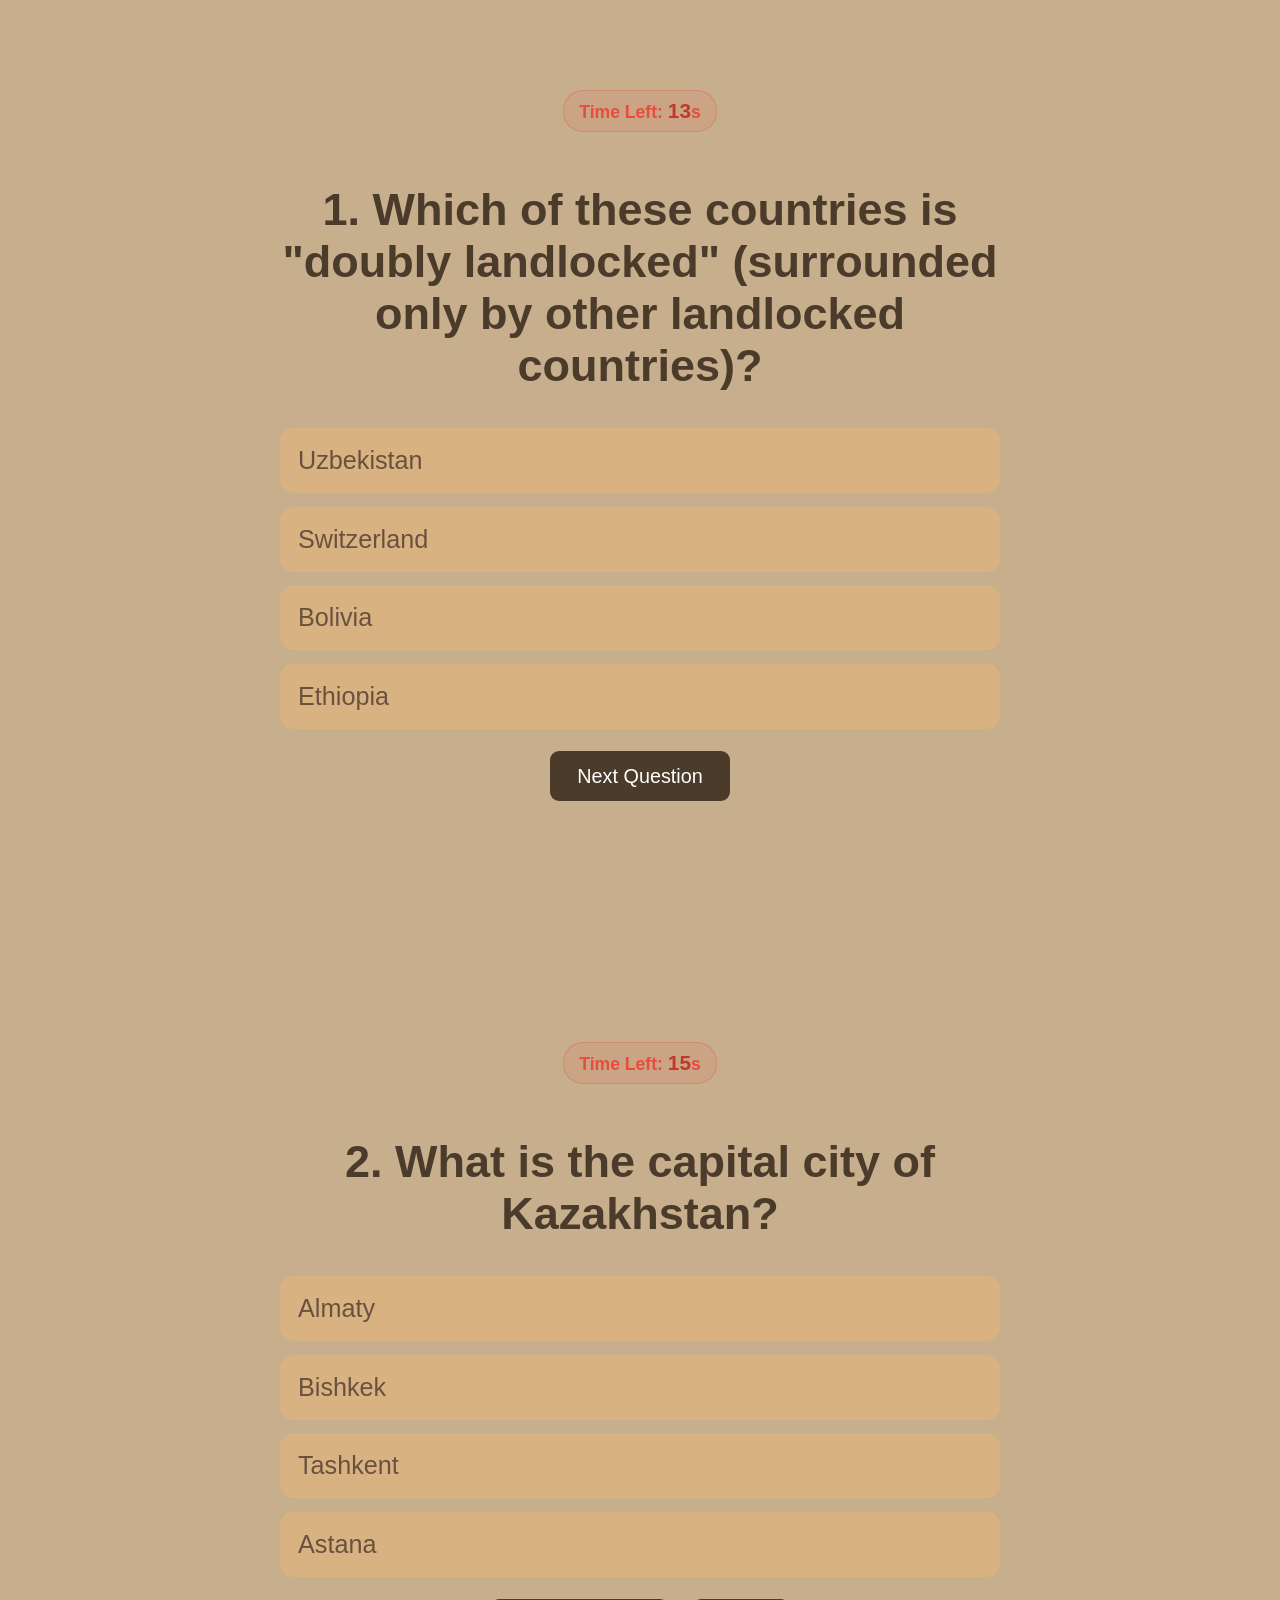
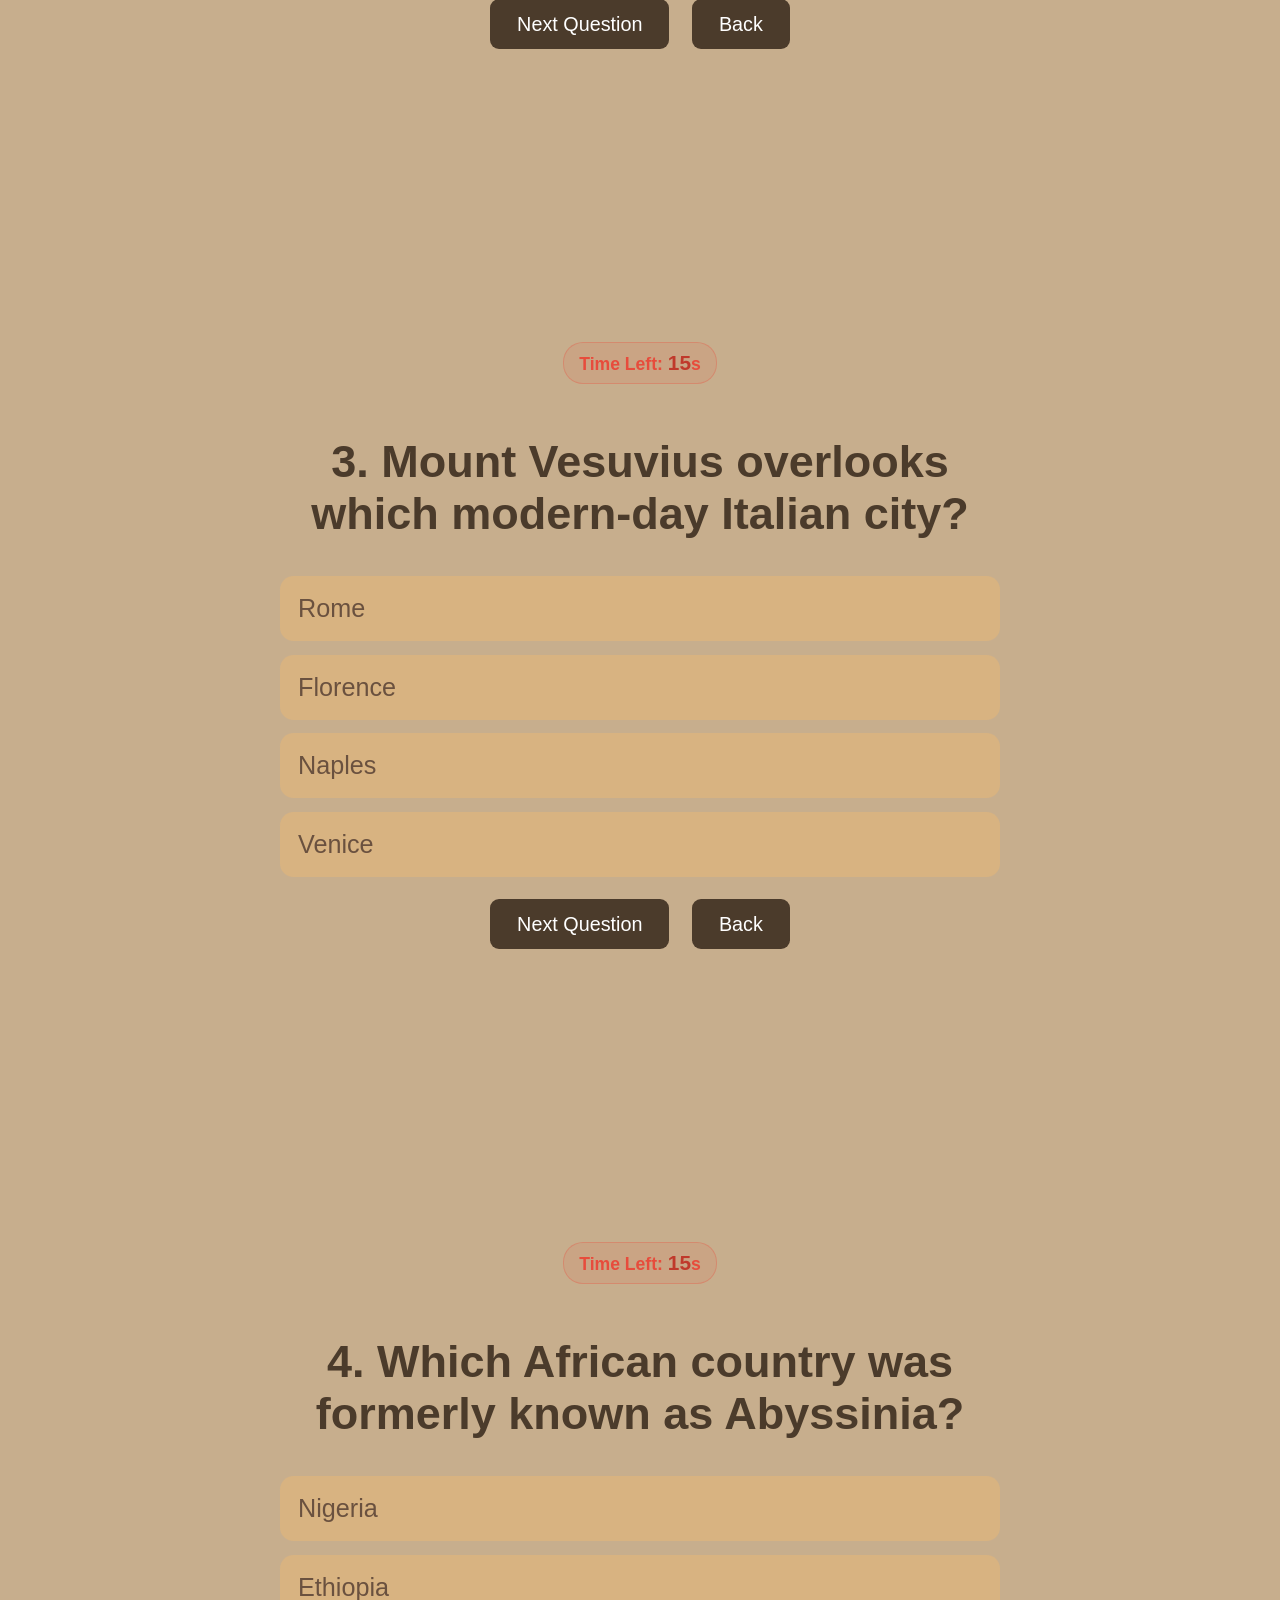
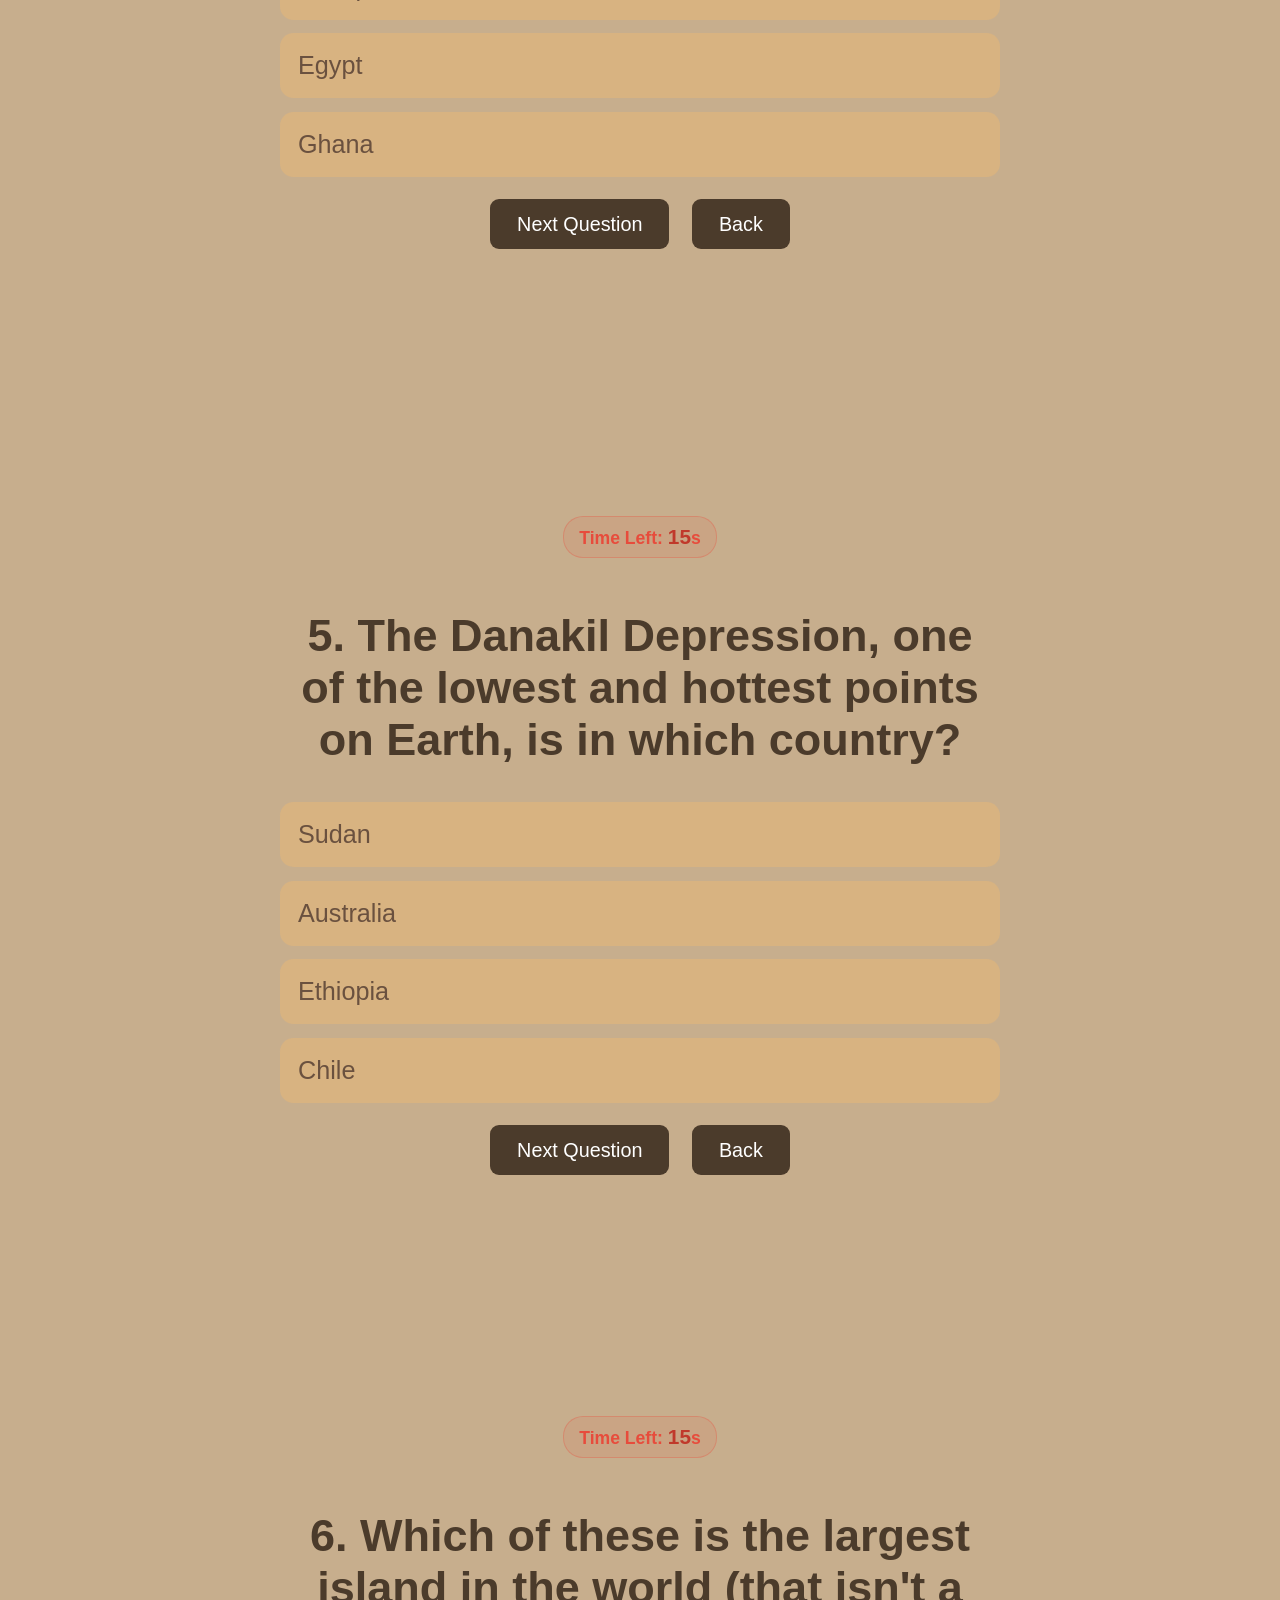
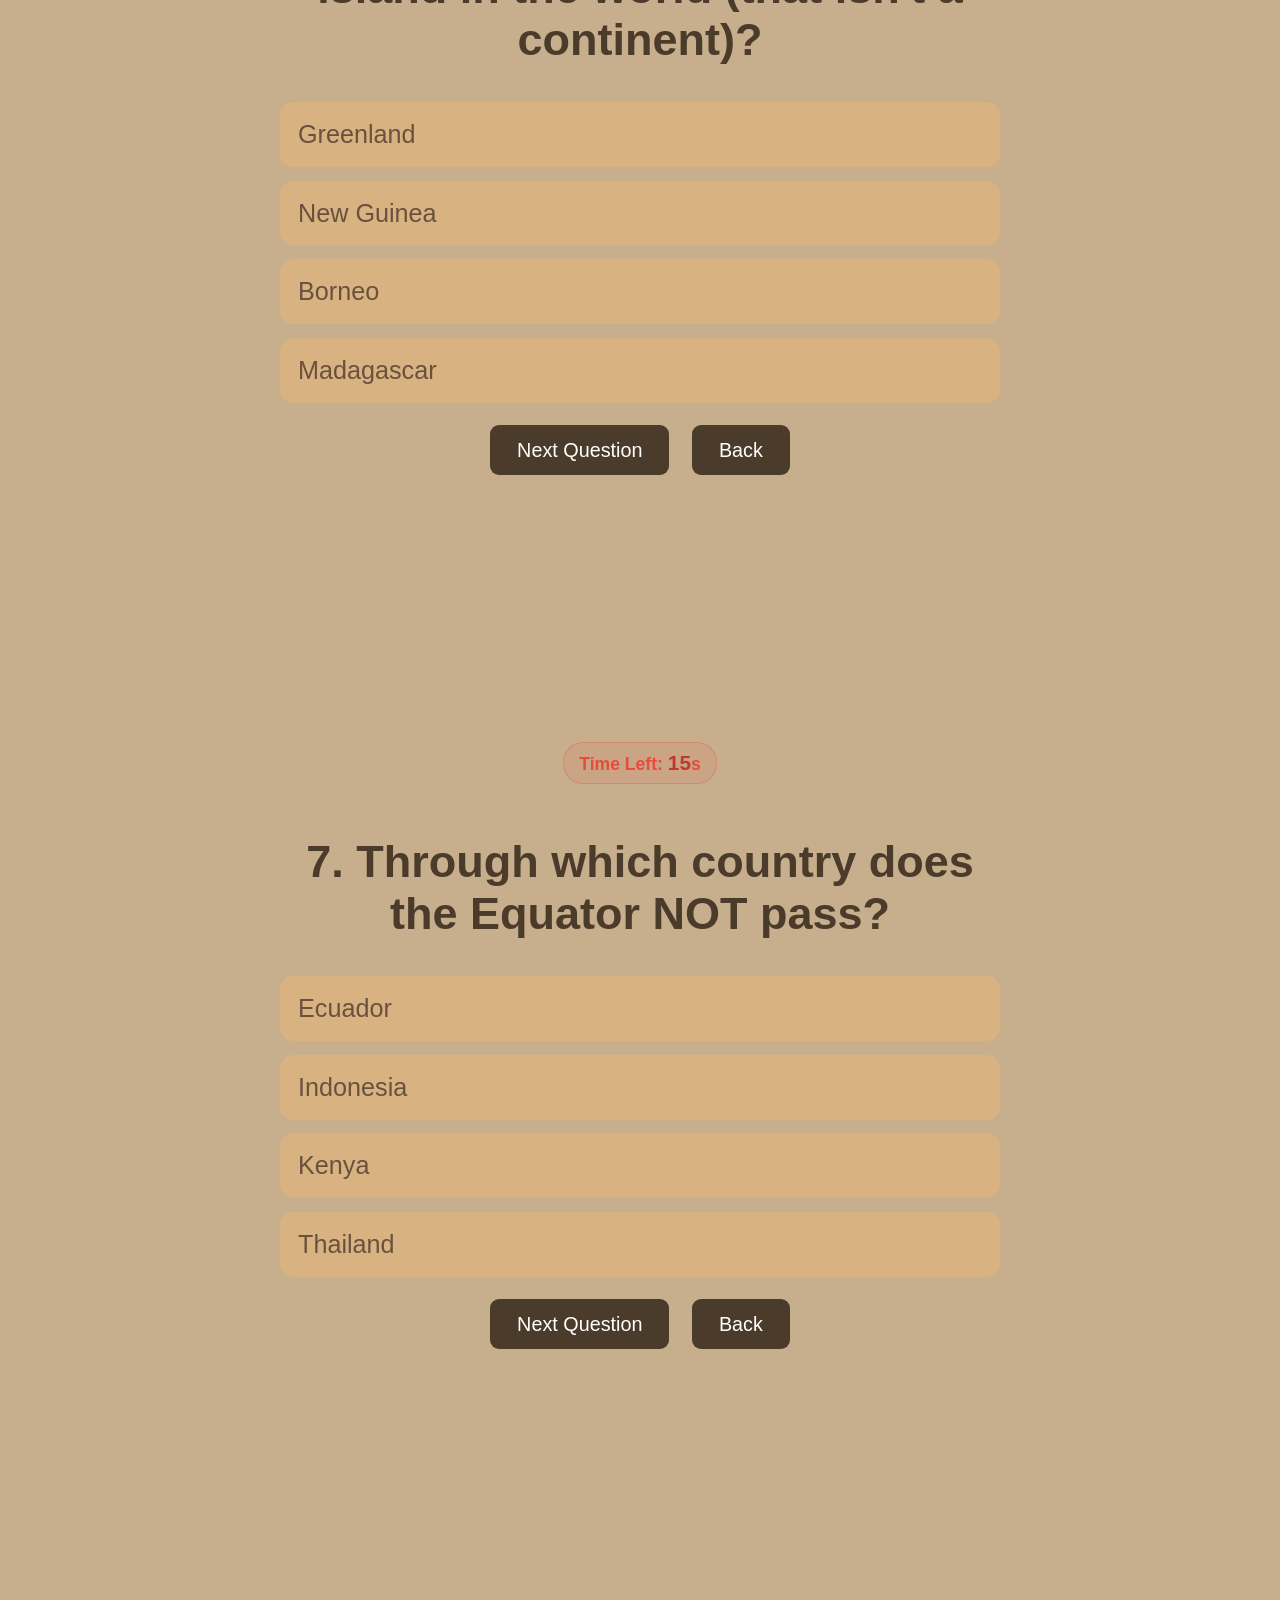
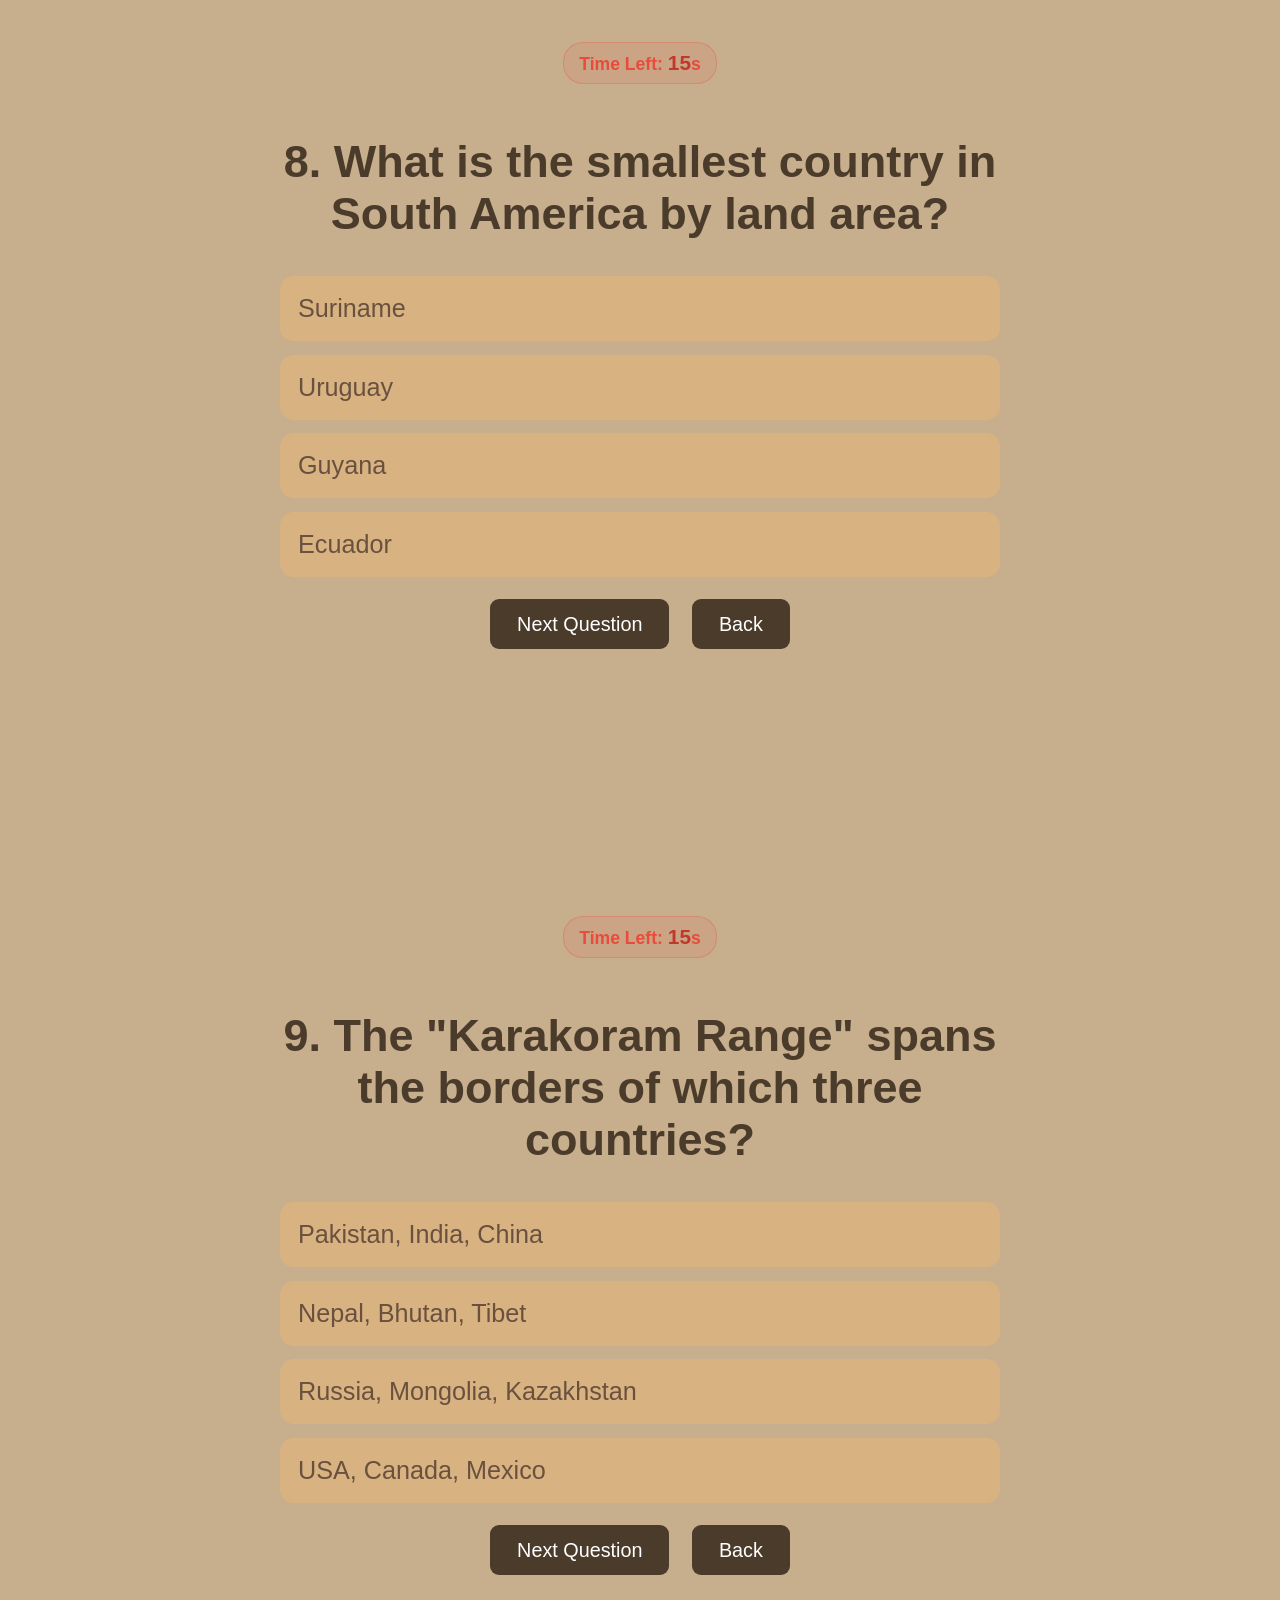
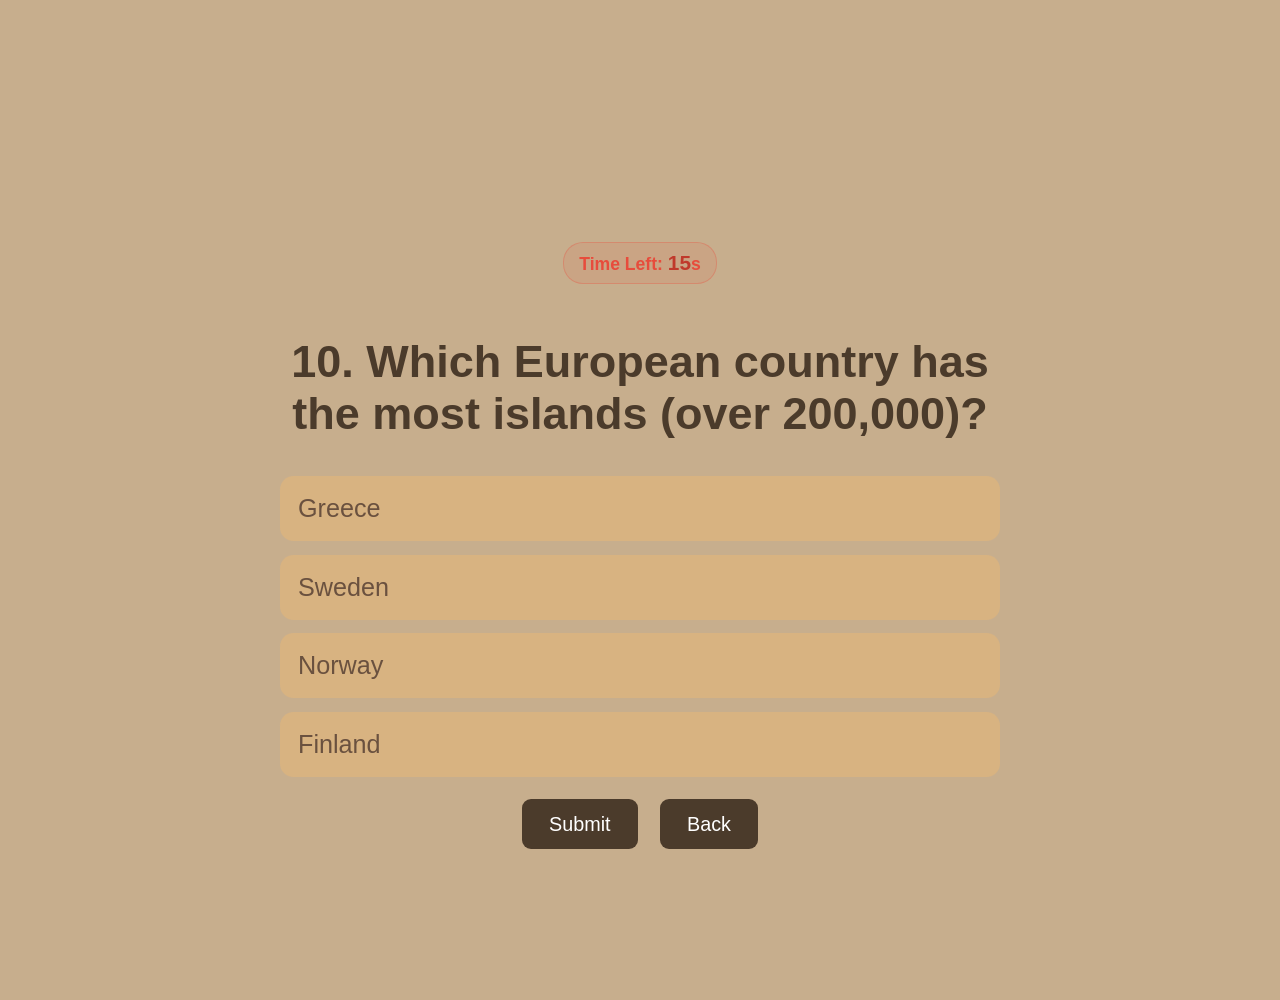
<file: geographyHard.html>
<!DOCTYPE html>
<html lang="en">
<head>
    <meta charset="UTF-8">
    <meta name="viewport" content="width=device-width, initial-scale=1.0">
    <title>Hard Geography Quiz</title>
    <link rel="stylesheet" href="sportEasy.css">
</head>
<body>

<section id="q1">
    <div class="text">
        <div class="timer-display">Time Left: <span class="time-left">15</span>s</div>
        <h1>1. Which of these countries is "doubly landlocked" (surrounded only by other landlocked countries)?</h1>
        <p class="answer correct">Uzbekistan</p>
        <p class="answer">Switzerland</p>
        <p class="answer">Bolivia</p>
        <p class="answer">Ethiopia</p>
        <a href="#q2" class="next-btn">Next Question</a>
    </div>
</section>

<section id="q2">
    <div class="text">
        <div class="timer-display">Time Left: <span class="time-left">15</span>s</div>
        <h1>2. What is the capital city of Kazakhstan?</h1>
        <p class="answer">Almaty</p>
        <p class="answer">Bishkek</p>
        <p class="answer">Tashkent</p>
        <p class="answer correct">Astana</p>
        <a href="#q3" class="next-btn">Next Question</a>
        <a href="#q1" class="next-btn">Back</a>
    </div>
</section>

<section id="q3">
    <div class="text">
        <div class="timer-display">Time Left: <span class="time-left">15</span>s</div>
        <h1>3. Mount Vesuvius overlooks which modern-day Italian city?</h1>
        <p class="answer">Rome</p>
        <p class="answer">Florence</p>
        <p class="answer correct">Naples</p>
        <p class="answer">Venice</p>
        <a href="#q4" class="next-btn">Next Question</a>
        <a href="#q2" class="next-btn">Back</a>
    </div>
</section>

<section id="q4">
    <div class="text">
        <div class="timer-display">Time Left: <span class="time-left">15</span>s</div>
        <h1>4. Which African country was formerly known as Abyssinia?</h1>
        <p class="answer">Nigeria</p>
        <p class="answer correct">Ethiopia</p>
        <p class="answer">Egypt</p>
        <p class="answer">Ghana</p>
        <a href="#q5" class="next-btn">Next Question</a>
        <a href="#q3" class="next-btn">Back</a>
    </div>
</section>

<section id="q5">
    <div class="text">
        <div class="timer-display">Time Left: <span class="time-left">15</span>s</div>
        <h1>5. The Danakil Depression, one of the lowest and hottest points on Earth, is in which country?</h1>
        <p class="answer">Sudan</p>
        <p class="answer">Australia</p>
        <p class="answer correct">Ethiopia</p>
        <p class="answer">Chile</p>
        <a href="#q6" class="next-btn">Next Question</a>
        <a href="#q4" class="next-btn">Back</a>
    </div>
</section>

<section id="q6">
    <div class="text">
        <div class="timer-display">Time Left: <span class="time-left">15</span>s</div>
        <h1>6. Which of these is the largest island in the world (that isn't a continent)?</h1>
        <p class="answer correct">Greenland</p>
        <p class="answer">New Guinea</p>
        <p class="answer">Borneo</p>
        <p class="answer">Madagascar</p>
        <a href="#q7" class="next-btn">Next Question</a>
        <a href="#q5" class="next-btn">Back</a>
    </div>
</section>

<section id="q7">
    <div class="text">
        <div class="timer-display">Time Left: <span class="time-left">15</span>s</div>
        <h1>7. Through which country does the Equator NOT pass?</h1>
        <p class="answer">Ecuador</p>
        <p class="answer">Indonesia</p>
        <p class="answer">Kenya</p>
        <p class="answer correct">Thailand</p>
        <a href="#q8" class="next-btn">Next Question</a>
        <a href="#q6" class="next-btn">Back</a>
    </div>
</section>

<section id="q8">
    <div class="text">
        <div class="timer-display">Time Left: <span class="time-left">15</span>s</div>
        <h1>8. What is the smallest country in South America by land area?</h1>
        <p class="answer correct">Suriname</p>
        <p class="answer">Uruguay</p>
        <p class="answer">Guyana</p>
        <p class="answer">Ecuador</p>
        <a href="#q9" class="next-btn">Next Question</a>
        <a href="#q7" class="next-btn">Back</a>
    </div>
</section>

<section id="q9">
    <div class="text">
        <div class="timer-display">Time Left: <span class="time-left">15</span>s</div>
        <h1>9. The "Karakoram Range" spans the borders of which three countries?</h1>
        <p class="answer correct">Pakistan, India, China</p>
        <p class="answer">Nepal, Bhutan, Tibet</p>
        <p class="answer">Russia, Mongolia, Kazakhstan</p>
        <p class="answer">USA, Canada, Mexico</p>
        <a href="#q10" class="next-btn">Next Question</a>
        <a href="#q8" class="next-btn">Back</a>
    </div>
</section>

<section id="q10">
    <div class="text">
        <div class="timer-display">Time Left: <span class="time-left">15</span>s</div>
        <h1>10. Which European country has the most islands (over 200,000)?</h1>
        <p class="answer">Greece</p>
        <p class="answer correct">Sweden</p>
        <p class="answer">Norway</p>
        <p class="answer">Finland</p>
        <a href="#" class="next-btn" id="submitBtn">Submit</a>
        <a href="#q9" class="next-btn">Back</a>
    </div>
</section>

<div id="resultScreen" style="display: none;">
    <h1>Your Score</h1>
    <p id="scoreText"></p>
    <a href="index.html" class="next-btn">Back to Start</a>
    <button id="restartBtn">Play Again</button>
</div>

<script>
    const TIME_LIMIT = 15;
    let timerInterval = null;
    let currentSeconds = TIME_LIMIT;
    const sections = document.querySelectorAll('section');

    // Answer click selections
    document.querySelectorAll('.answer').forEach(answer => {
        answer.addEventListener('click', function() {
            if (this.closest('section').classList.contains('timed-out')) return;
            
            const siblings = this.parentElement.querySelectorAll('.answer');
            siblings.forEach(el => el.classList.remove('selected'));
            this.classList.add('selected');
        });
    });

    // Countdown Timer System
    function startTimer(section) {
        clearInterval(timerInterval);
        
        if (section.classList.contains('timed-out')) {
            const displayElement = section.querySelector('.time-left');
            if (displayElement) displayElement.innerText = "0";
            return;
        }

        currentSeconds = TIME_LIMIT;
        const displayElement = section.querySelector('.time-left');
        if (!displayElement) return;
        
        displayElement.innerText = currentSeconds;

        timerInterval = setInterval(() => {
            currentSeconds--;
            displayElement.innerText = currentSeconds;

            if (currentSeconds <= 0) {
                clearInterval(timerInterval);
                handleTimeout(section);
            }
        }, 1000);
    }

    function handleTimeout(section) {
        section.classList.add('timed-out');
        
        const selected = section.querySelector('.selected');
        if (selected) selected.classList.remove('selected');

        const nextBtn = section.querySelector('.next-btn');
        if (nextBtn) {
            nextBtn.click();
        }
    }

    // Connect page navigations to reset/restart timers
    document.querySelectorAll('.next-btn').forEach(btn => {
        btn.addEventListener('click', function(e) {
            const targetId = this.getAttribute('href');
            if (targetId && targetId !== '#') {
                const nextSection = document.querySelector(targetId);
                if (nextSection) {
                    setTimeout(() => startTimer(nextSection), 50);
                }
            }
        });
    });

    // Run when application initializes
    window.addEventListener('DOMContentLoaded', () => {
        if (sections.length > 0) {
            startTimer(sections[0]);
        }
    });

    // Handle submit scoring and generate dynamic feedback container
    document.getElementById('submitBtn').addEventListener('click', function(e) {
        e.preventDefault();
        clearInterval(timerInterval);

        let score = 0;
        let reviewHtml = ""; 

        sections.forEach((section, index) => {
            const questionText = section.querySelector('h1').innerText;
            const selected = section.querySelector('.selected');
            const correctBtn = section.querySelector('.correct');
            
            let userChoiceText = "No answer selected";
            if (section.classList.contains('timed-out')) {
                userChoiceText = "No answer selected (Timed Out)";
            } else if (selected) {
                userChoiceText = selected.innerText;
            }
            
            let isCorrect = !section.classList.contains('timed-out') && selected && selected.classList.contains('correct');
            if (isCorrect) score++;

            reviewHtml += `
                <div class="review-item">
                    <span class="review-question">Question ${index + 1}: ${questionText}</span>
                    <div class="review-result ${isCorrect ? 'was-correct' : 'was-wrong'}">
                        ${isCorrect ? '✓' : '✗'} Your answer: ${userChoiceText}
                    </div>
                    ${!isCorrect ? `<div class="review-result was-correct">Correct answer: ${correctBtn.innerText}</div>` : ''}
                </div>
            `;
        });

        document.querySelectorAll('section').forEach(sec => sec.style.display = 'none');
        const resultScreen = document.getElementById('resultScreen');
        
        resultScreen.innerHTML = `
            <h1>Quiz Results</h1>
            <h2 id="scoreText" style="font-size: 2rem; margin-bottom: 20px;">Score: ${score} / 10</h2>
            
            <div id="reviewContainer" style="width: 100%; max-width: 500px; margin-bottom: 20px;">
                ${reviewHtml}
            </div>

            <div class="button-group">
                <a href="index.html" class="next-btn">Back to Start</a>
                <button id="restartBtn" class="next-btn" onclick="location.reload()">Play Again</button>
            </div>
        `;

        resultScreen.style.display = 'flex';
        resultScreen.style.flexDirection = 'column';
        resultScreen.style.alignItems = 'center';
    });
</script>

</body>
</html>
</file>
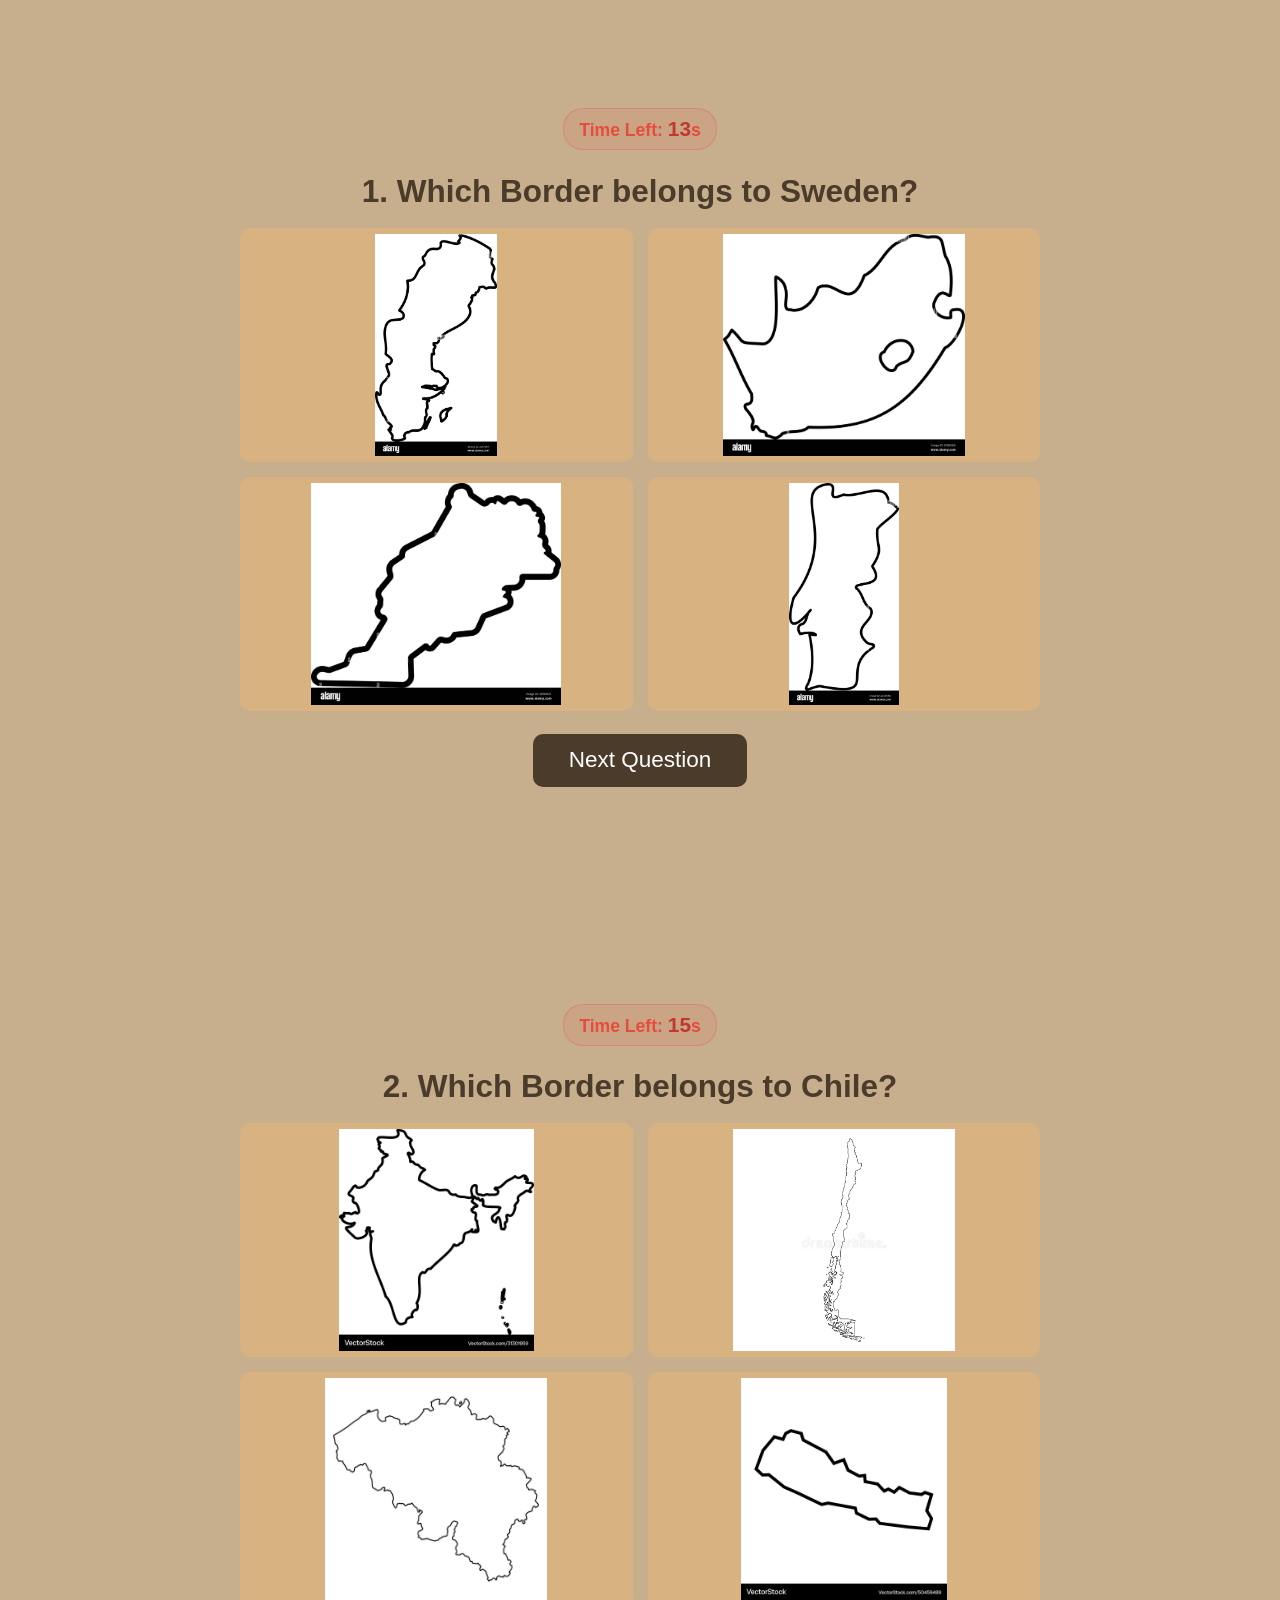
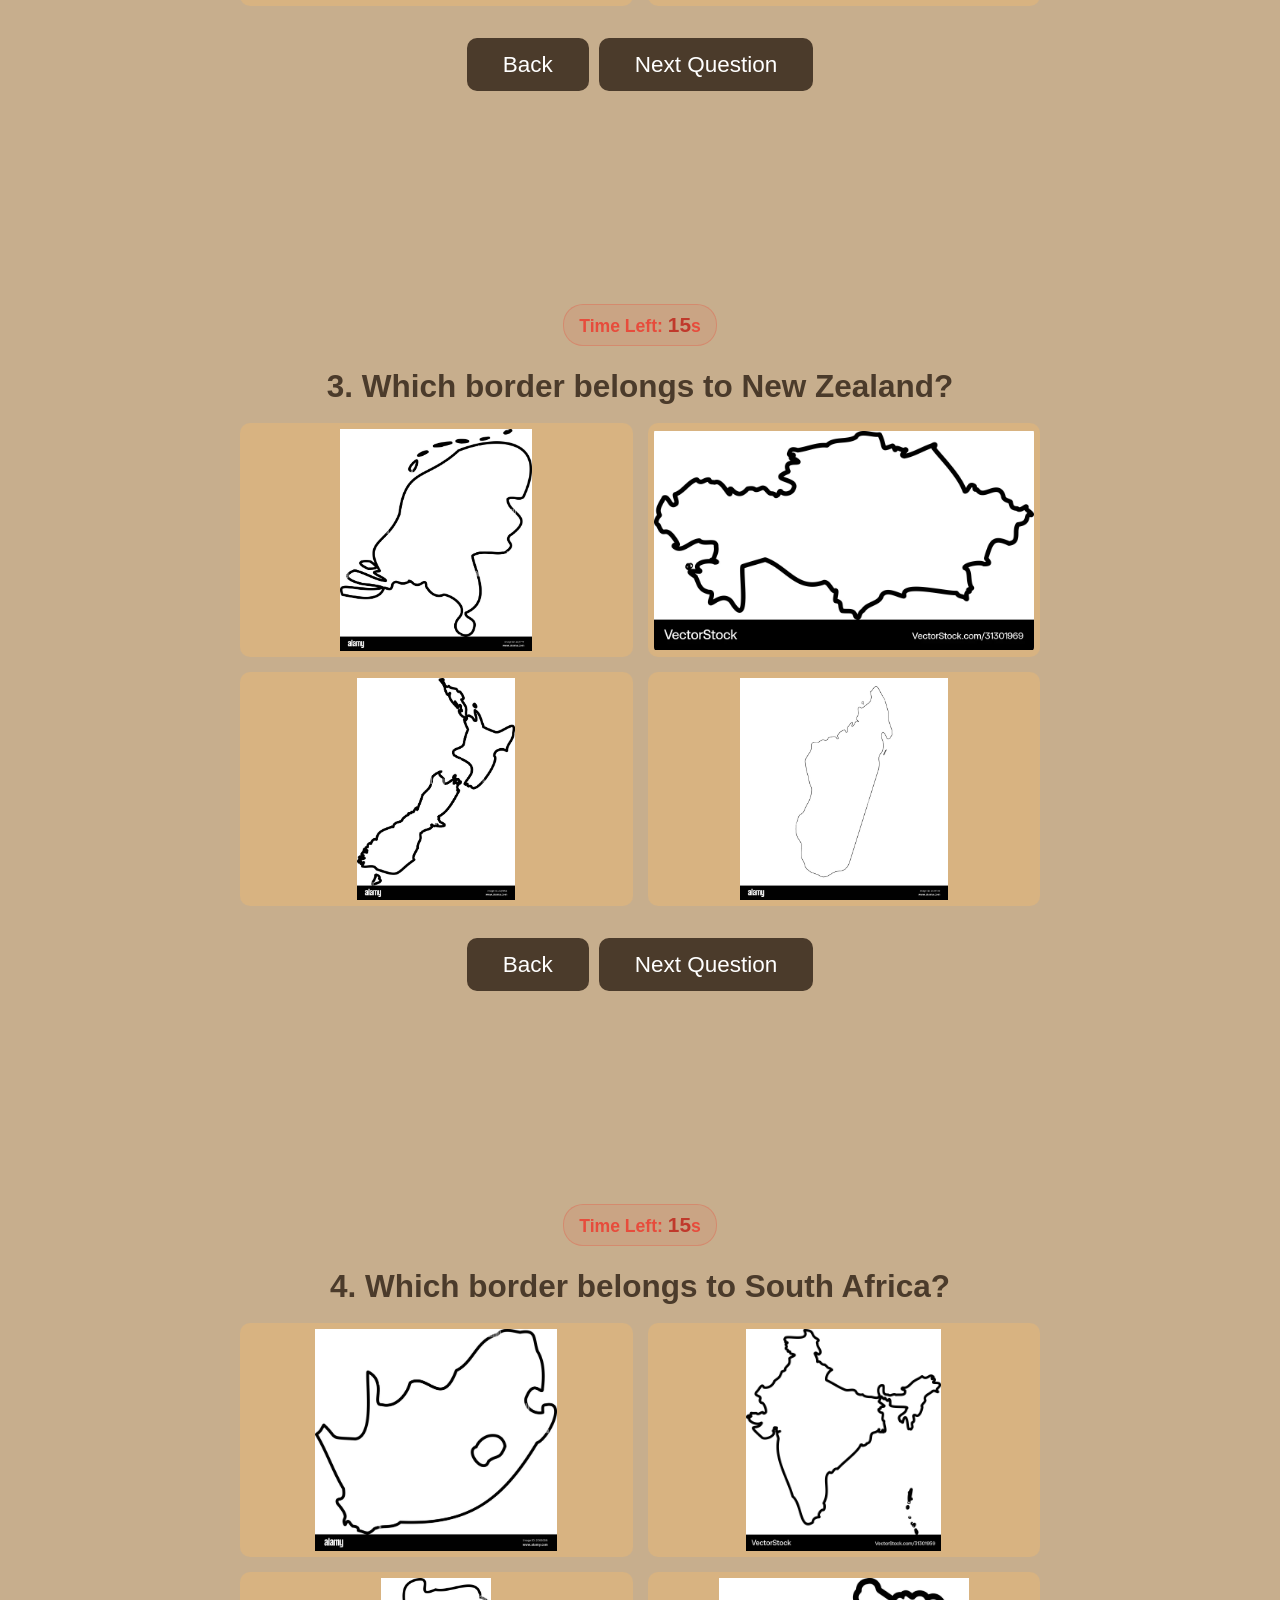
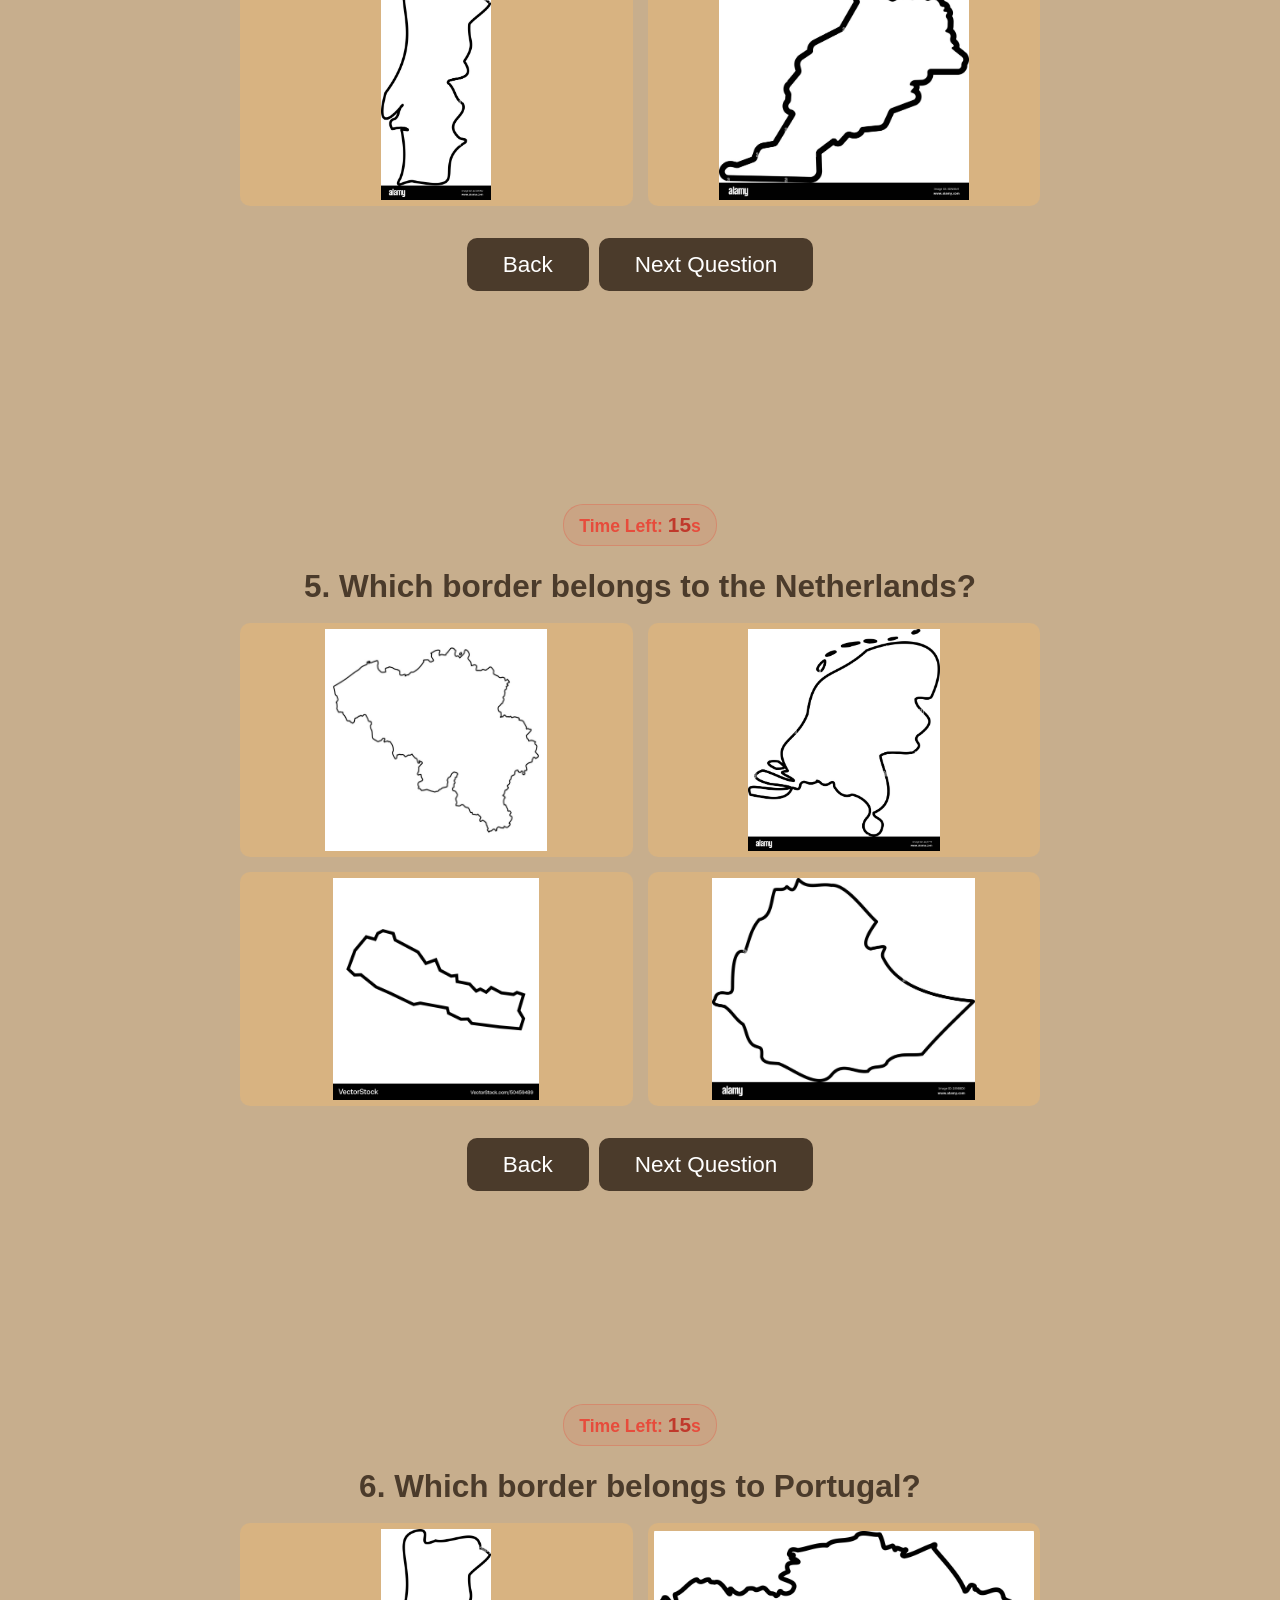
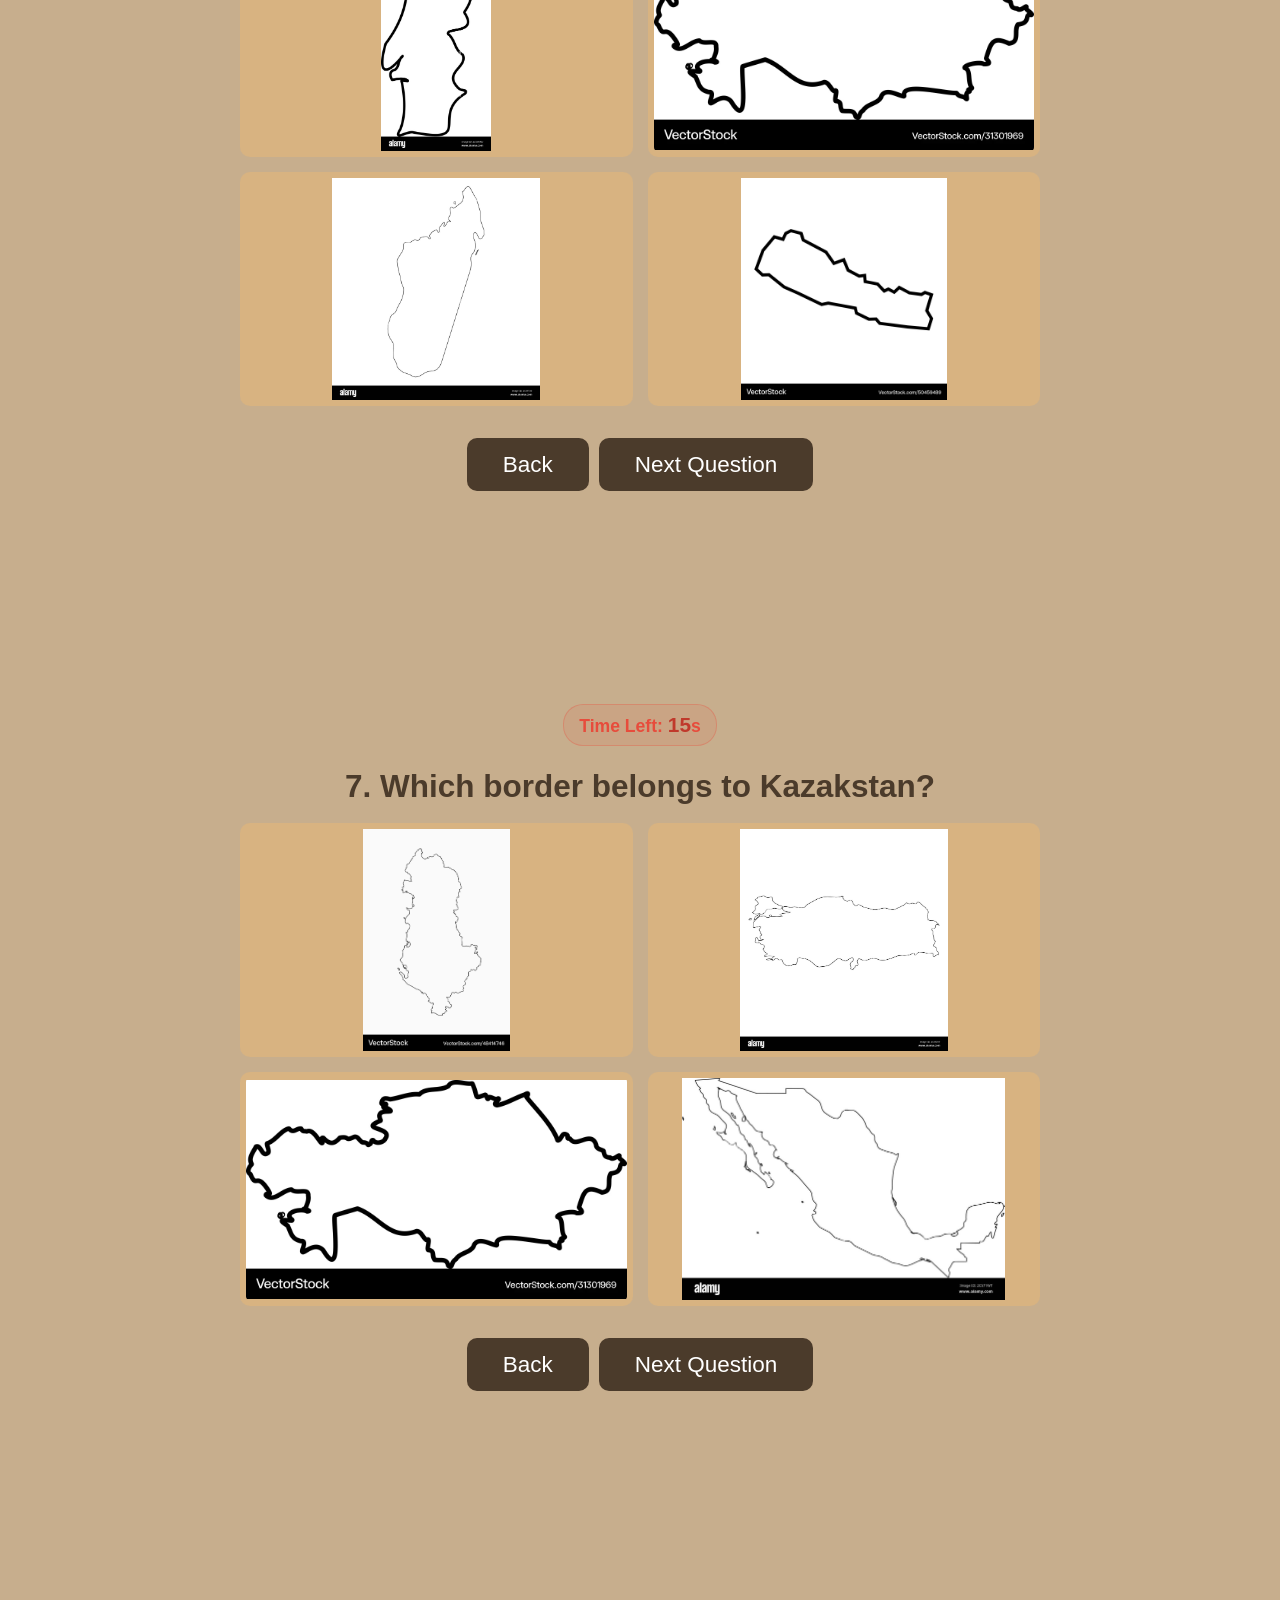
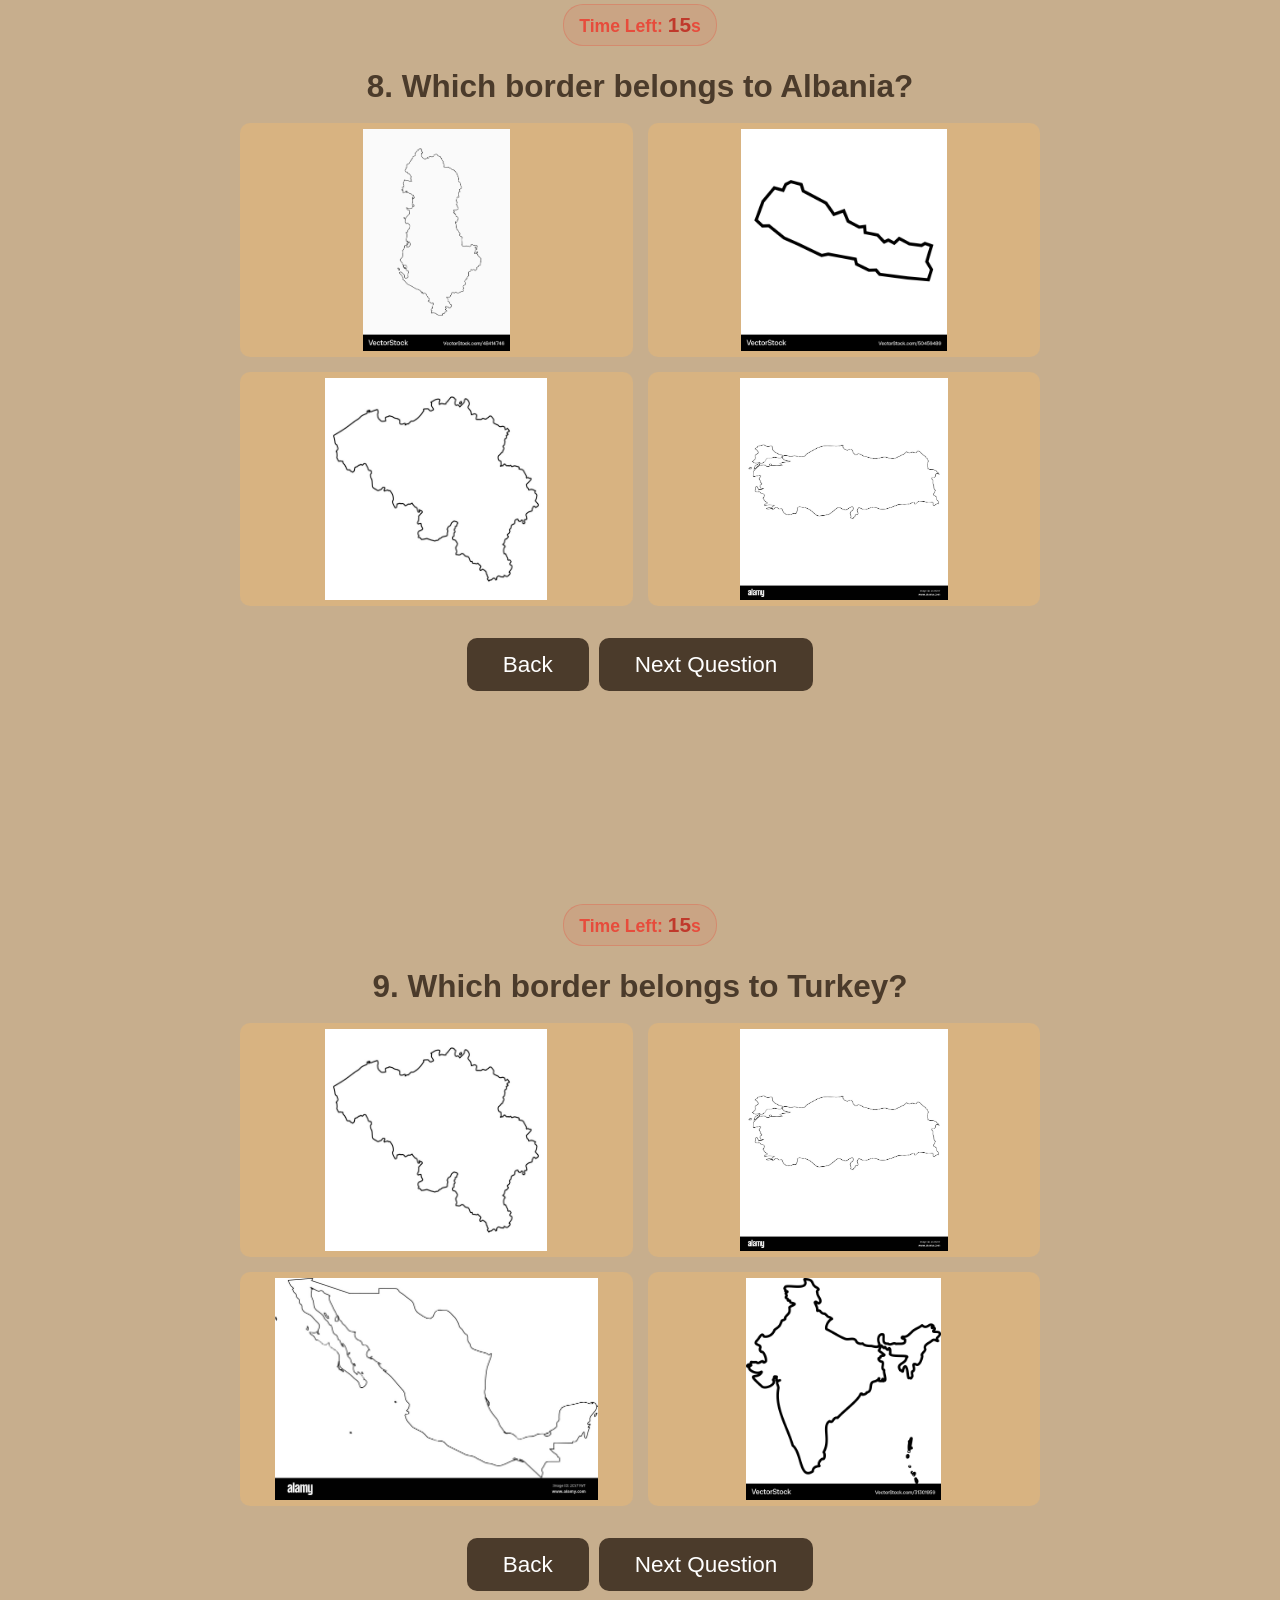
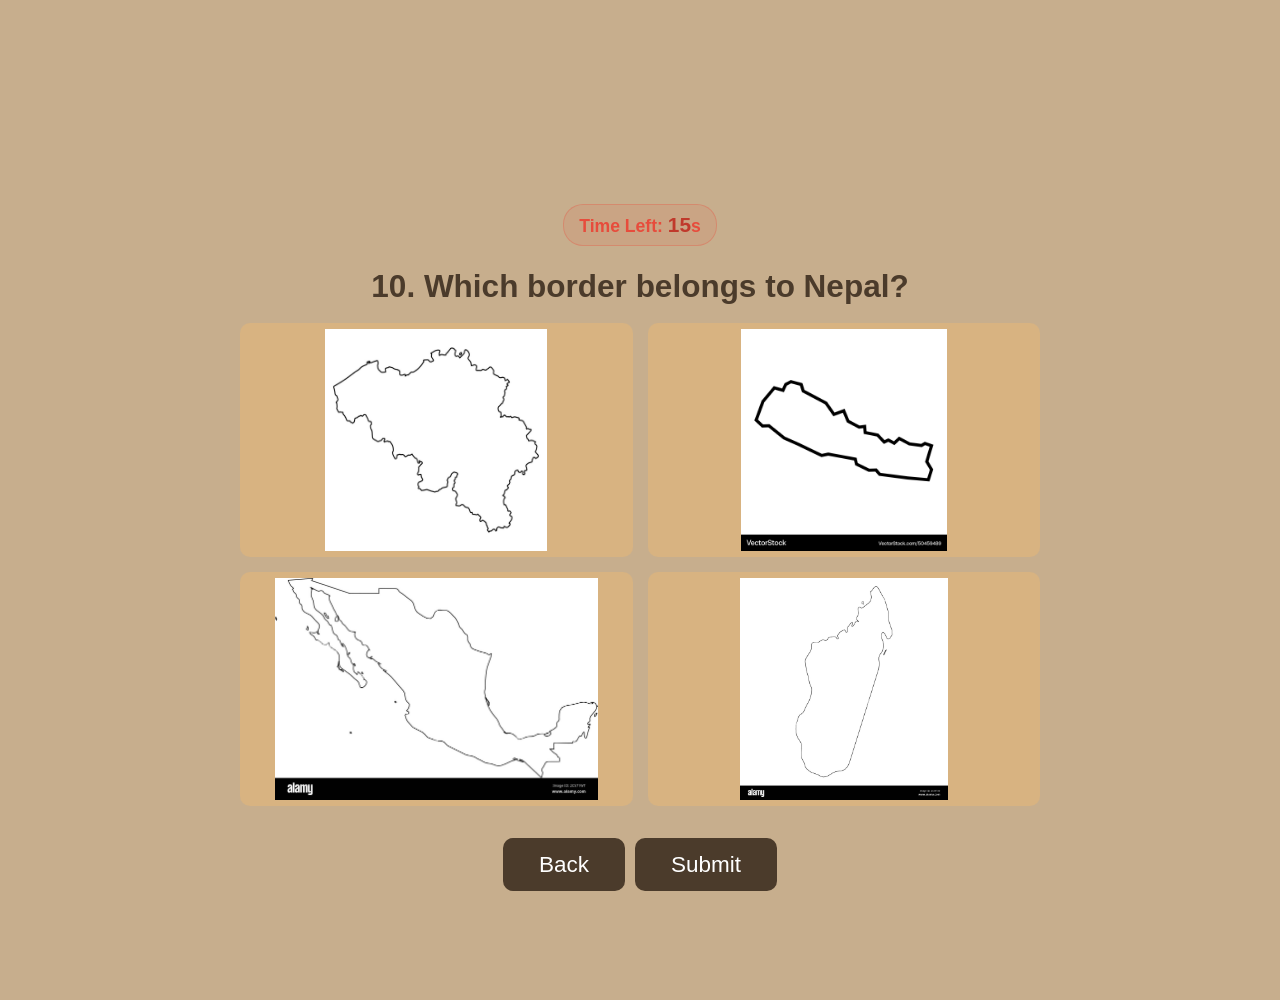
<file: geographyMedium.html>
<!DOCTYPE html>
<html lang="en">
<head>
    <meta charset="UTF-8">
    <meta name="viewport" content="width=device-width, initial-scale=1.0">
    <title>Medium Geography</title>
    <link rel="stylesheet" href="geographyMedium.css">
</head>
<body>

    <section id="q1">
        <div class="text">
            <div class="timer-display">Time Left: <span class="time-left">15</span>s</div>
            <h1>1. Which Border belongs to Sweden?</h1>
            <div class="answers-container">
                <div class="answer correct"><img src="geographyMedium/swedenBorder.png" alt="Flag of Sweden"></div>
                <div class="answer"><img src="geographyMedium/southafricaBorder.png "alt="Flag of France"></div>
                <div class="answer"><img src="geographyMedium/moroccoBorder.png" alt="Flag of Japan"></div>
                <div class="answer"><img src="geographyMedium/portugalBorder.png" alt="Flag of Brazil"></div>
            </div>
            <a href="#q2" class="next-btn">Next Question</a>
        </div>
    </section>

    <section id="q2">
        <div class="text">
            <div class="timer-display">Time Left: <span class="time-left">15</span>s</div>
            <h1>2. Which Border belongs to Chile?</h1>
            <div class="answers-container">
                <div class="answer"><img src="geographyMedium/indiaBorder.png" alt="Flag of UK"></div>
                <div class="answer correct"><img src="geographyMedium/chileBorder.png" alt="Flag of USA"></div>
                <div class="answer"><img src="geographyMedium/belgiumBorder.png" alt="Flag of Canada"></div>
                <div class="answer"><img src="geographyMedium/nepalBorder.png" alt="Flag of China"></div>
            </div>
            <div class="nav-btns">
                <a href="#q1" class="next-btn">Back</a>
                <a href="#q3" class="next-btn">Next Question</a>
            </div>
        </div>
    </section>

    <section id="q3">
        <div class="text">
            <div class="timer-display">Time Left: <span class="time-left">15</span>s</div>
            <h1>3. Which border belongs to New Zealand?</h1>
            <div class="answers-container">
                <div class="answer"><img src="geographyMedium/netherlandsBorder.png" alt="Flag of South Korea"></div>
                <div class="answer"><img src="geographyMedium/kazakstanBorder.png" alt="Flag of Italy"></div>
                <div class="answer correct"><img src="geographyMedium/newzBorder.png" alt="Flag of Japan"></div>
                <div class="answer"><img src="geographyMedium/madagascarBorder.png" alt="Flag of India"></div>
            </div>
            <div class="nav-btns">
                <a href="#q2" class="next-btn">Back</a>
                <a href="#q4" class="next-btn">Next Question</a>
            </div>
        </div>
    </section>

    <section id="q4">
        <div class="text">
            <div class="timer-display">Time Left: <span class="time-left">15</span>s</div>
            <h1>4. Which border belongs to South Africa?</h1>
            <div class="answers-container">
                <div class="answer correct"><img src="geographyMedium/southafricaBorder.png" alt="Flag of Brazil"></div>
                <div class="answer"><img src="geographyMedium/indiaBorder.png" alt="Flag of Argentina"></div>
                <div class="answer"><img src="geographyMedium/portugalBorder.png" alt="Flag of Mexico"></div>
                <div class="answer"><img src="geographyMedium/moroccoBorder.png" alt="Flag of Spain"></div>
            </div>
            <div class="nav-btns">
                <a href="#q3" class="next-btn">Back</a>
                <a href="#q5" class="next-btn">Next Question</a>
            </div>
        </div>
    </section>

    <section id="q5">
        <div class="text">
            <div class="timer-display">Time Left: <span class="time-left">15</span>s</div>
            <h1>5. Which border belongs to the Netherlands?</h1>
            <div class="answers-container">
                <div class="answer"><img src="geographyMedium/belgiumBorder.png" alt="Flag of Australia"></div>
                <div class="answer correct"><img src="geographyMedium/netherlandsBorder.png" alt="Flag of UK"></div>
                <div class="answer"><img src="geographyMedium/nepalBorder.png" alt="Flag of Iceland"></div>
                <div class="answer"><img src="geographyMedium/etiopiaBorder.png" alt="Flag of Norway"></div>
            </div>
            <div class="nav-btns">
                <a href="#q4" class="next-btn">Back</a>
                <a href="#q6" class="next-btn">Next Question</a>
            </div>
        </div>
    </section>

    <section id="q6">
        <div class="text">
            <div class="timer-display">Time Left: <span class="time-left">15</span>s</div>
            <h1>6. Which border belongs to Portugal?</h1>
            <div class="answers-container">
                <div class="answer correct"><img src="geographyMedium/portugalBorder.png" alt="Flag of France"></div>
                <div class="answer"><img src="geographyMedium/kazakstanBorder.png" alt="Flag of Netherlands"></div>
                <div class="answer"><img src="geographyMedium/madagascarBorder.png" alt="Flag of Russia"></div>
                <div class="answer"><img src="geographyMedium/nepalBorder.png" alt="Flag of Thailand"></div>
            </div>
            <div class="nav-btns">
                <a href="#q5" class="next-btn">Back</a>
                <a href="#q7" class="next-btn">Next Question</a>
            </div>
        </div>
    </section>

    <section id="q7">
        <div class="text">
            <div class="timer-display">Time Left: <span class="time-left">15</span>s</div>
            <h1>7. Which border belongs to Kazakstan?</h1>
            <div class="answers-container">
                <div class="answer"><img src="geographyMedium/albaniaBorder.png" alt="Flag of Switzerland"></div>
                <div class="answer"><img src="geographyMedium/turkeyBorder.png" alt="Flag of Turkey"></div>
                <div class="answer correct"><img src="geographyMedium/kazakstanBorder.png" alt="Flag of Canada"></div>
                <div class="answer"><img src="geographyMedium/mexicoBorder.png" alt="Flag of Denmark"></div>
            </div>
            <div class="nav-btns">
                <a href="#q6" class="next-btn">Back</a>
                <a href="#q8" class="next-btn">Next Question</a>
            </div>
        </div>
    </section>

    <section id="q8">
        <div class="text">
            <div class="timer-display">Time Left: <span class="time-left">15</span>s</div>
            <h1>8. Which border belongs to Albania?</h1>
            <div class="answers-container">
                <div class="answer correct"><img src="geographyMedium/albaniaBorder.png" alt="Flag of Italy"></div>
                <div class="answer"><img src="geographyMedium/nepalBorder.png" alt="Flag of Hungary"></div>
                <div class="answer"><img src="geographyMedium/belgiumBorder.png" alt="Flag of Ireland"></div>
                <div class="answer"><img src="geographyMedium/turkeyBorder.png" alt="Flag of Mexico"></div>
            </div>
            <div class="nav-btns">
                <a href="#q7" class="next-btn">Back</a>
                <a href="#q9" class="next-btn">Next Question</a>
            </div>
        </div>
    </section>

    <section id="q9">
        <div class="text">
            <div class="timer-display">Time Left: <span class="time-left">15</span>s</div>
            <h1>9. Which border belongs to Turkey?</h1>
            <div class="answers-container">
                <div class="answer"><img src="geographyMedium/belgiumBorder.png" alt="Flag of Belgium"></div>
                <div class="answer correct"><img src="geographyMedium/turkeyBorder.png" alt="Flag of Germany"></div>
                <div class="answer"><img src="geographyMedium/mexicoBorder.png" alt="Flag of Egypt"></div>
                <div class="answer"><img src="geographyMedium/indiaBorder.png" alt="Flag of Poland"></div>
            </div>
            <div class="nav-btns">
                <a href="#q8" class="next-btn">Back</a>
                <a href="#q10" class="next-btn">Next Question</a>
            </div>
        </div>
    </section>

    <section id="q10">
        <div class="text">
            <div class="timer-display">Time Left: <span class="time-left">15</span>s</div>
            <h1>10. Which border belongs to Nepal?</h1>
            <div class="answers-container">
                <div class="answer"><img src="geographyMedium/belgiumBorder.png" alt="Flag of New Zealand"></div>
                <div class="answer correct"><img src="geographyMedium/nepalBorder.png" alt="Flag of Australia"></div>
                <div class="answer"><img src="geographyMedium/mexicoBorder.png" alt="Flag of Fiji"></div>
                <div class="answer"><img src="geographyMedium/madagascarBorder.png" alt="Flag of Greece"></div>
            </div>
            <div class="nav-btns">
                <a href="#q9" class="next-btn">Back</a>
                <a href="#" class="next-btn" id="submitBtn">Submit</a>
            </div>
        </div>
    </section>

    <div id="resultScreen"></div>

    <script>
        const TIME_LIMIT = 15;
        let timerInterval = null;
        let currentSeconds = TIME_LIMIT;
        const sections = document.querySelectorAll('section');

        // Handle selection mechanics
        document.querySelectorAll('.answer').forEach(answer => {
            answer.addEventListener('click', function() {
                if (this.closest('section').classList.contains('timed-out')) return;

                const container = this.parentElement;
                container.querySelectorAll('.answer').forEach(el => el.classList.remove('selected'));
                this.classList.add('selected');
            });
        });

        // Countdown Timer Mechanics
        function startTimer(section) {
            clearInterval(timerInterval);
            
            if (section.classList.contains('timed-out')) {
                const displayElement = section.querySelector('.time-left');
                if (displayElement) displayElement.innerText = "0";
                return;
            }

            currentSeconds = TIME_LIMIT;
            const displayElement = section.querySelector('.time-left');
            if (!displayElement) return;
            
            displayElement.innerText = currentSeconds;

            timerInterval = setInterval(() => {
                currentSeconds--;
                displayElement.innerText = currentSeconds;

                if (currentSeconds <= 0) {
                    clearInterval(timerInterval);
                    handleTimeout(section);
                }
            }, 1000);
        }

        function handleTimeout(section) {
            section.classList.add('timed-out');
            
            const selected = section.querySelector('.selected');
            if (selected) selected.classList.remove('selected');

            // Skip to next slide automatically if out of time
            const nextBtn = section.querySelector('.next-btn:not([href="#q1"]):not([href="#q2"]):not([href="#q3"]):not([href="#q4"]):not([href="#q5"]):not([href="#q6"]):not([href="#q7"]):not([href="#q8"]):not([href="#q9"])');
            if (nextBtn) {
                nextBtn.click();
            }
        }

        // Setup click events on navigation to cycle timers
        document.querySelectorAll('.next-btn').forEach(btn => {
            btn.addEventListener('click', function(e) {
                const targetId = this.getAttribute('href');
                if (targetId && targetId !== '#') {
                    const nextSection = document.querySelector(targetId);
                    if (nextSection) {
                        setTimeout(() => startTimer(nextSection), 50);
                    }
                }
            });
        });

        // Initialize first timer on load
        window.addEventListener('DOMContentLoaded', () => {
            if (sections.length > 0) {
                startTimer(sections[0]);
            }
        });

        // Submit Button calculation logic
        document.getElementById('submitBtn').addEventListener('click', function(e) {
            e.preventDefault();
            clearInterval(timerInterval);

            let score = 0;
            let reviewHtml = "";

            sections.forEach((section, index) => {
                const questionText = section.querySelector('h1').innerText;
                const selectedDiv = section.querySelector('.selected');
                const correctDiv = section.querySelector('.correct');
                
                const userImgSrc = selectedDiv ? selectedDiv.querySelector('img').src : "";
                const correctImgSrc = correctDiv.querySelector('img').src;
                const isCorrect = !section.classList.contains('timed-out') && selectedDiv && selectedDiv.classList.contains('correct');

                if (isCorrect) score++;

                let feedbackDetail = "";
                if (section.classList.contains('timed-out')) {
                    feedbackDetail = `<em>No answer selected (Timed Out)</em>`;
                } else if (userImgSrc) {
                    feedbackDetail = `<img src="${userImgSrc}" class="review-thumb">`;
                } else {
                    feedbackDetail = `<em>No answer selected</em>`;
                }

                reviewHtml += `
                    <div class="review-item">
                        <span class="review-question">Question ${index + 1}: ${questionText}</span>
                        <div class="review-result ${isCorrect ? 'was-correct' : 'was-wrong'}">
                            ${isCorrect ? '✓' : '✗'} Your choice: ${feedbackDetail}
                        </div>
                        ${!isCorrect ? `
                            <div class="review-result was-correct">
                                Correct answer: <img src="${correctImgSrc}" class="review-thumb">
                            </div>` : ''}
                    </div>
                `;
            });

            // Hide the active quiz slide displays
            document.querySelectorAll('section').forEach(sec => sec.style.display = 'none');

            // Render and guarantee presentation of results interface
            const resultScreen = document.getElementById('resultScreen');
            resultScreen.className = 'results-view';
            resultScreen.style.setProperty('display', 'flex', 'important');

            resultScreen.innerHTML = `
                <h1>Your Results</h1>
                <div id="scoreText">Final Score: ${score} / 10</div>
                <div id="reviewList">${reviewHtml}</div>
                <div class="button-group">
                    <a href="index.html" class="next-btn">Back to Start</a>
                    <button id="restartBtn" class="next-btn">Play Again</button>
                </div>
            `;

            document.getElementById('restartBtn').onclick = () => location.reload();
        });
    </script>
</body>
</html>
</file>
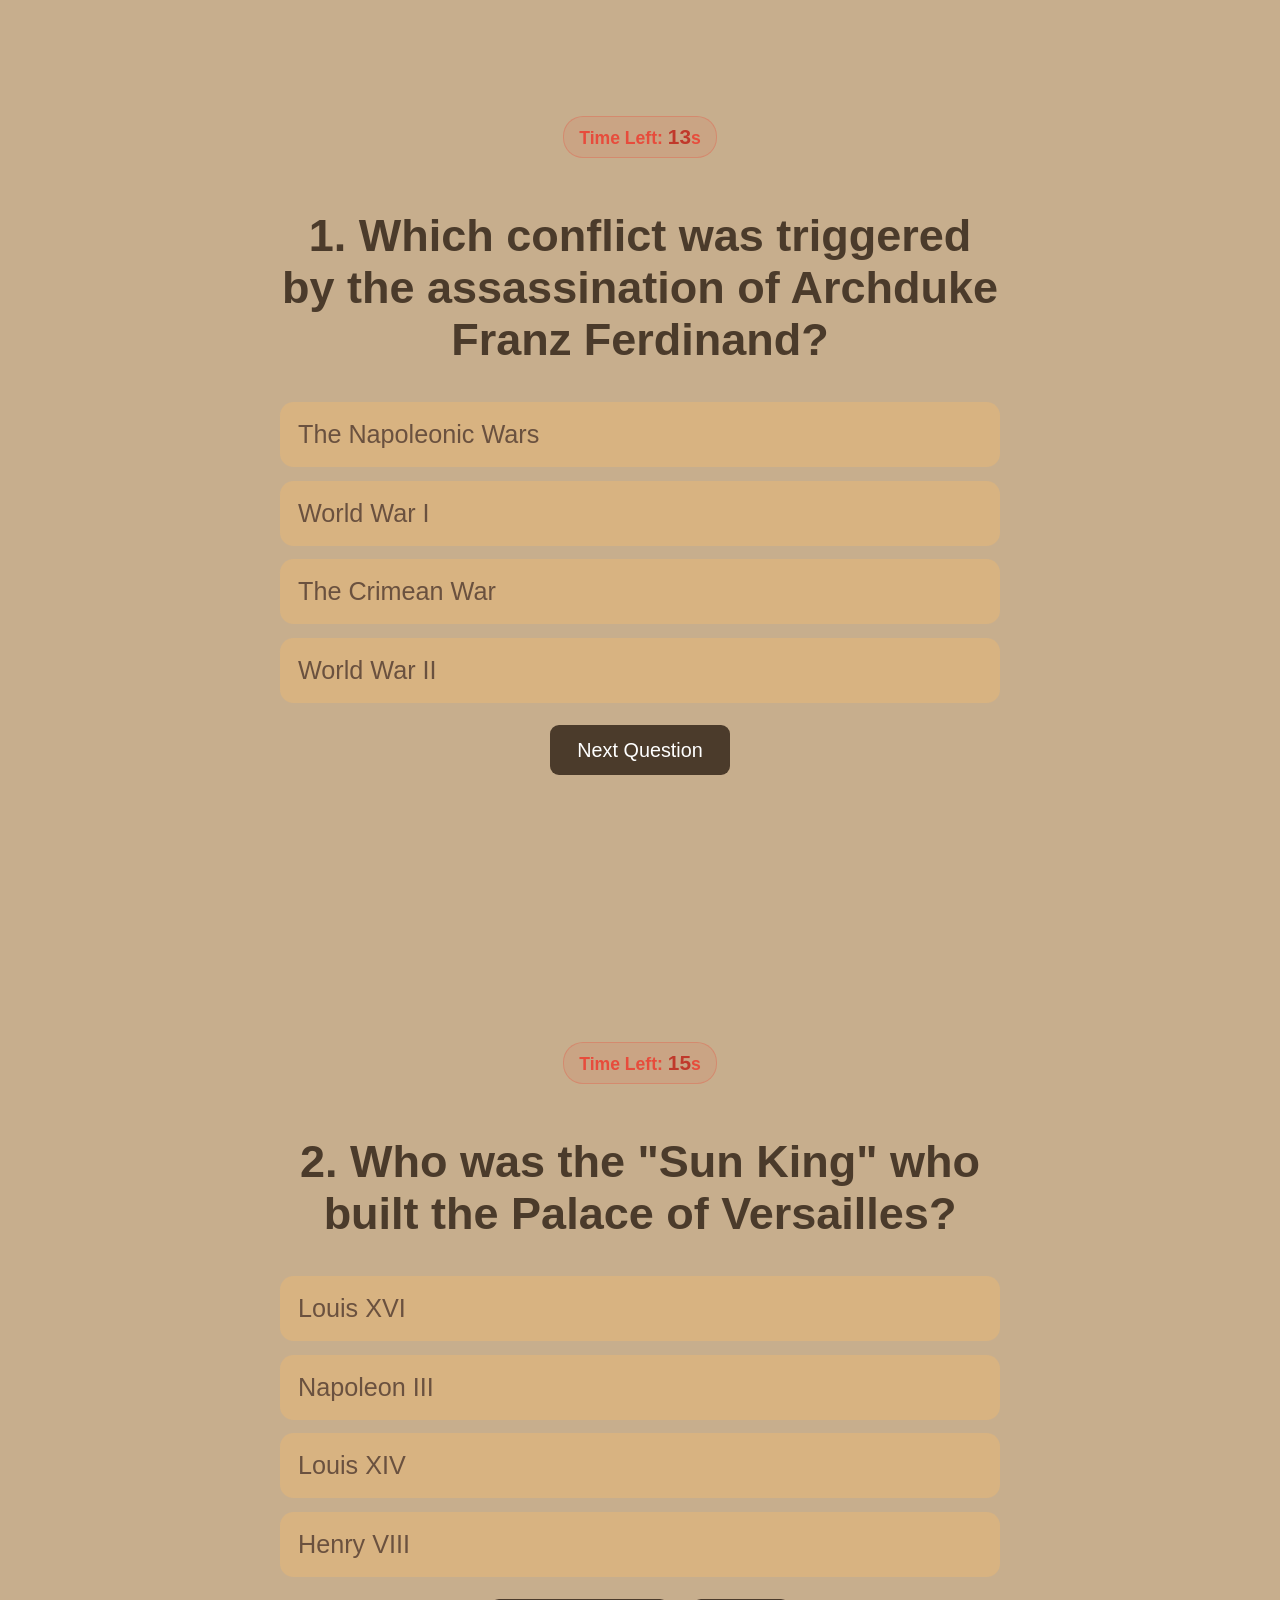
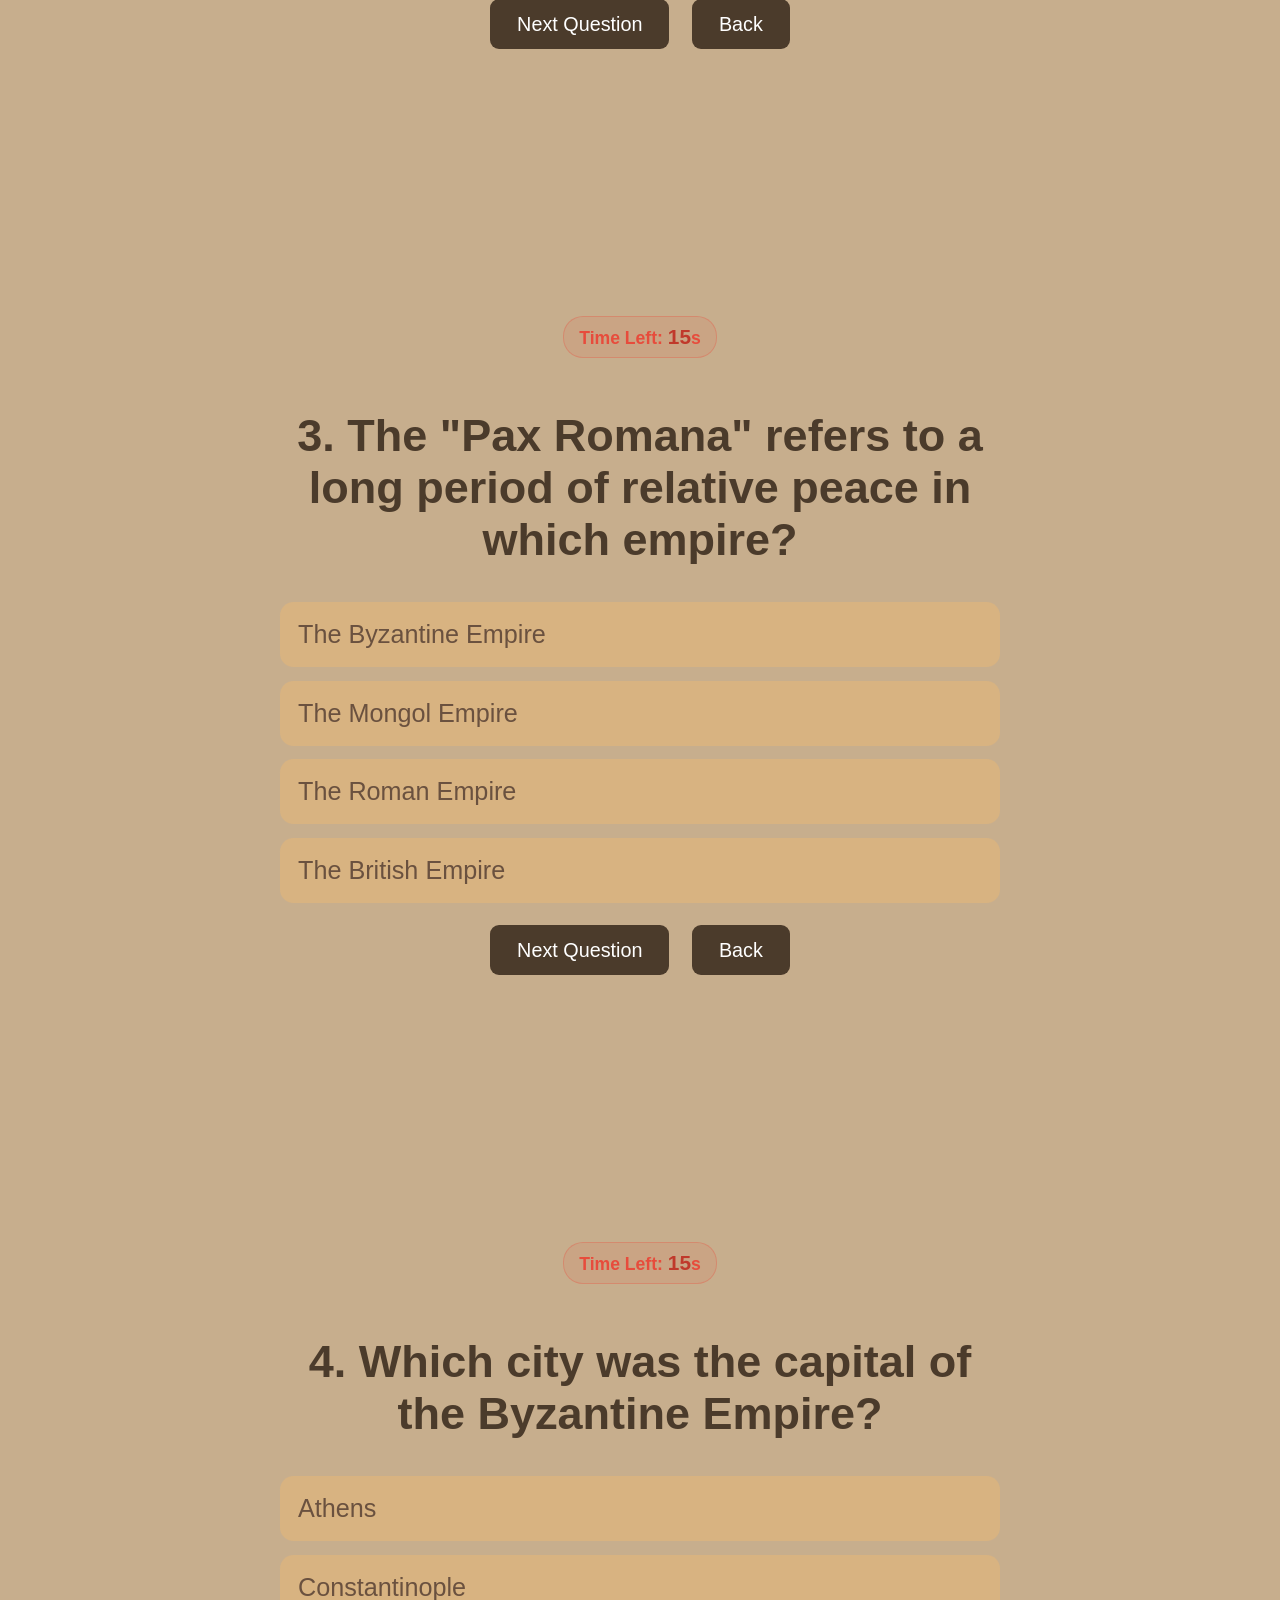
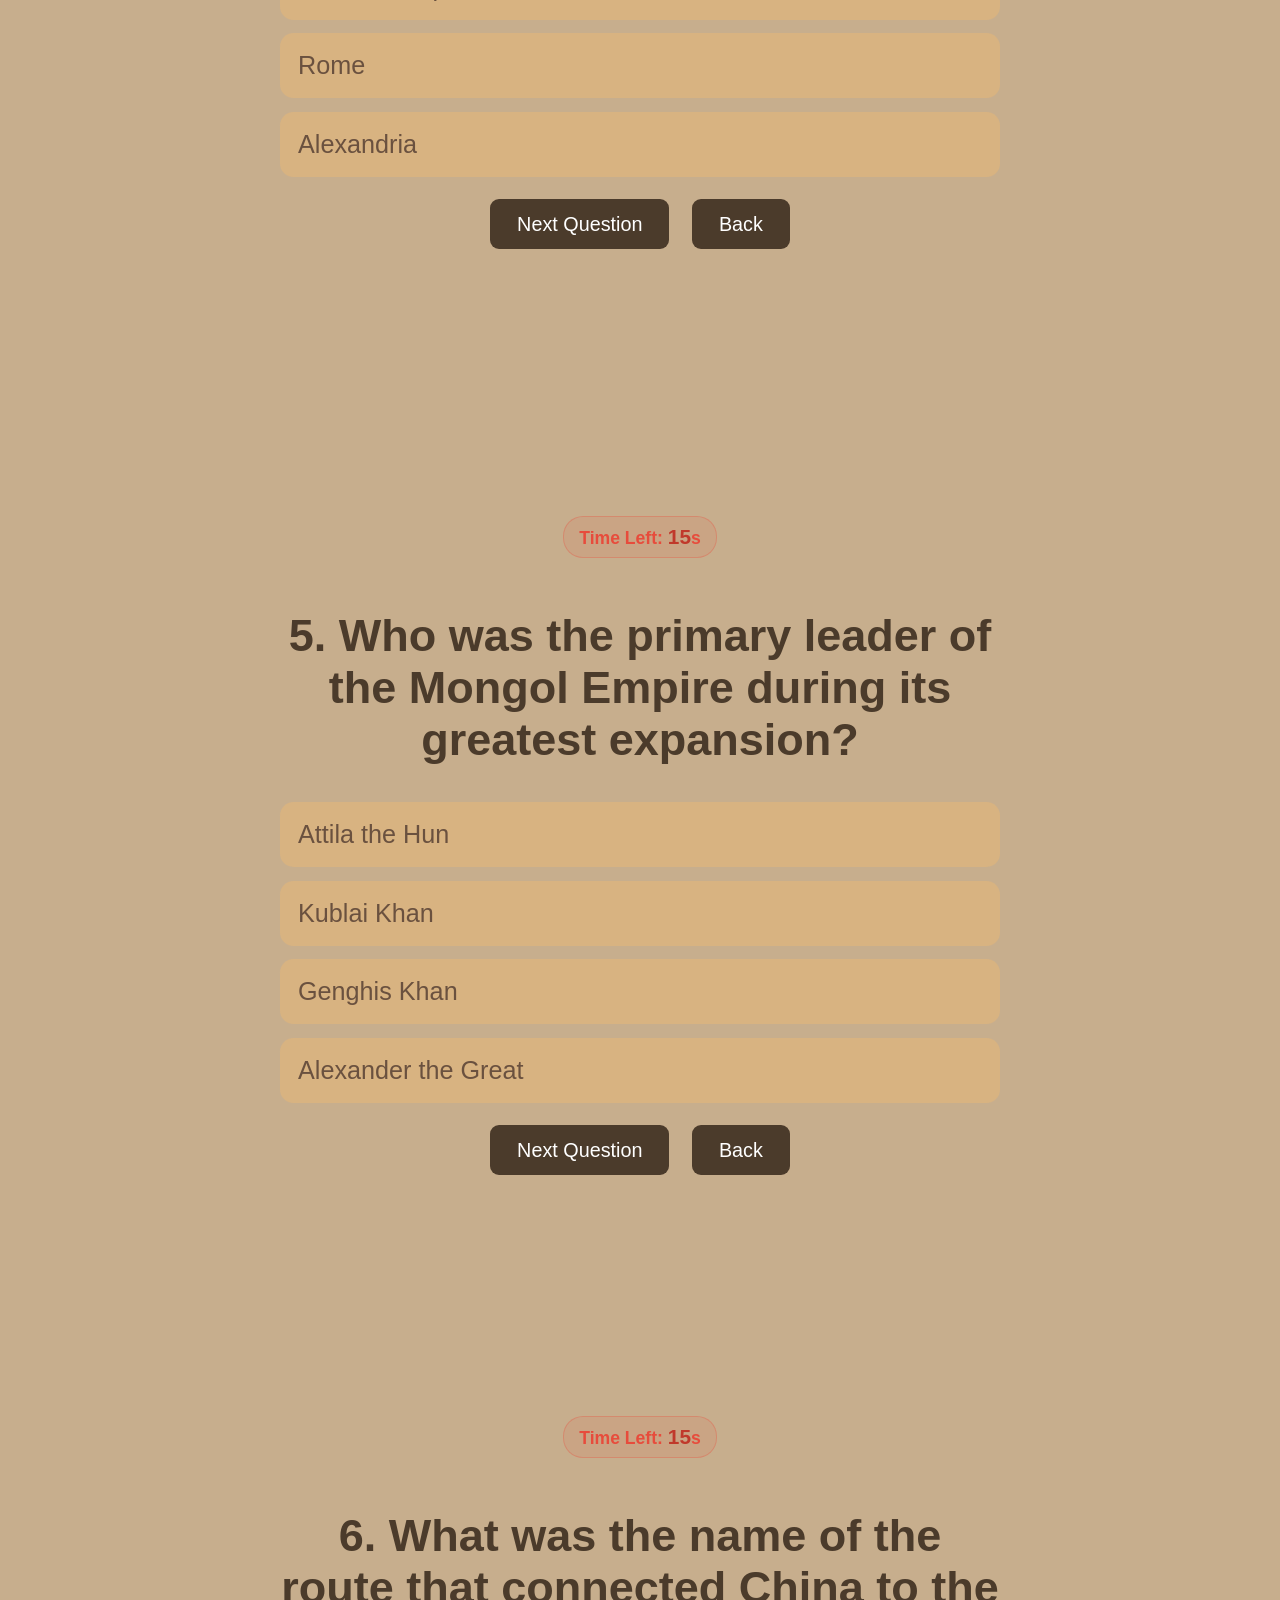
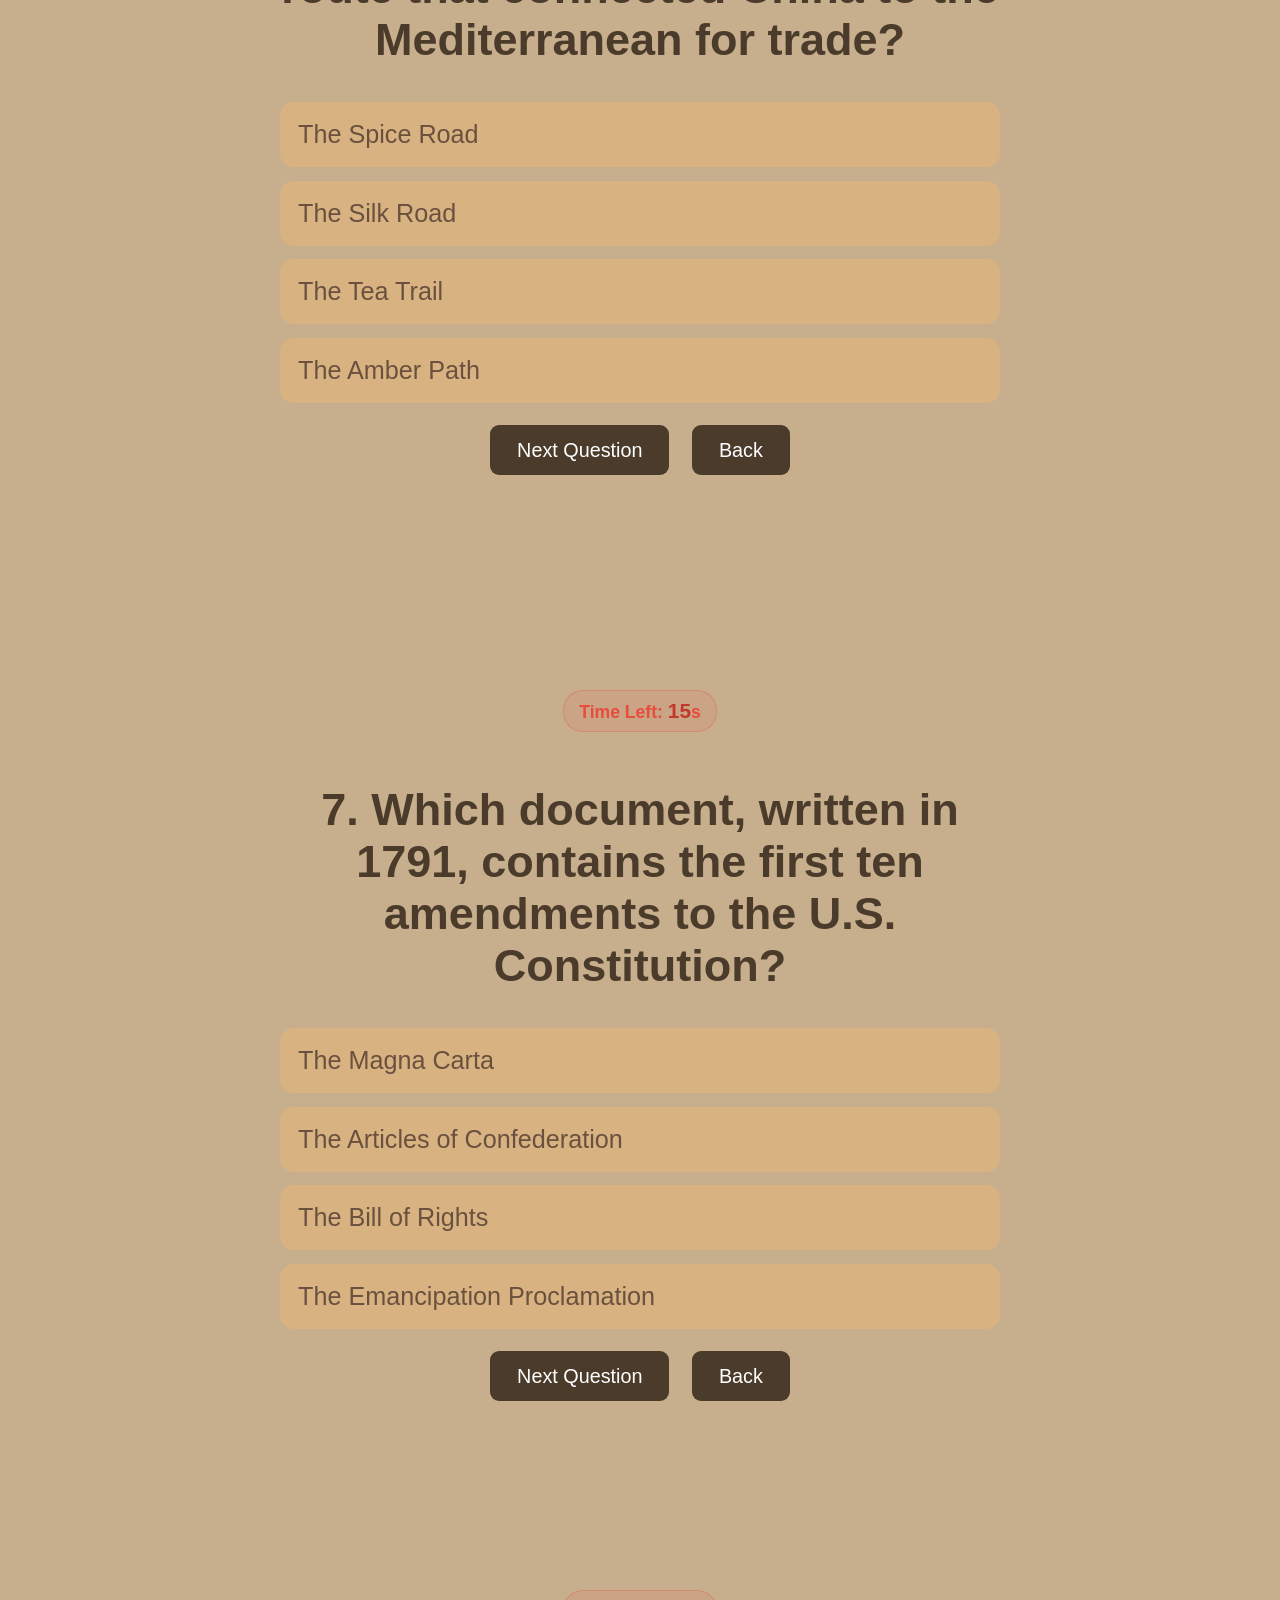
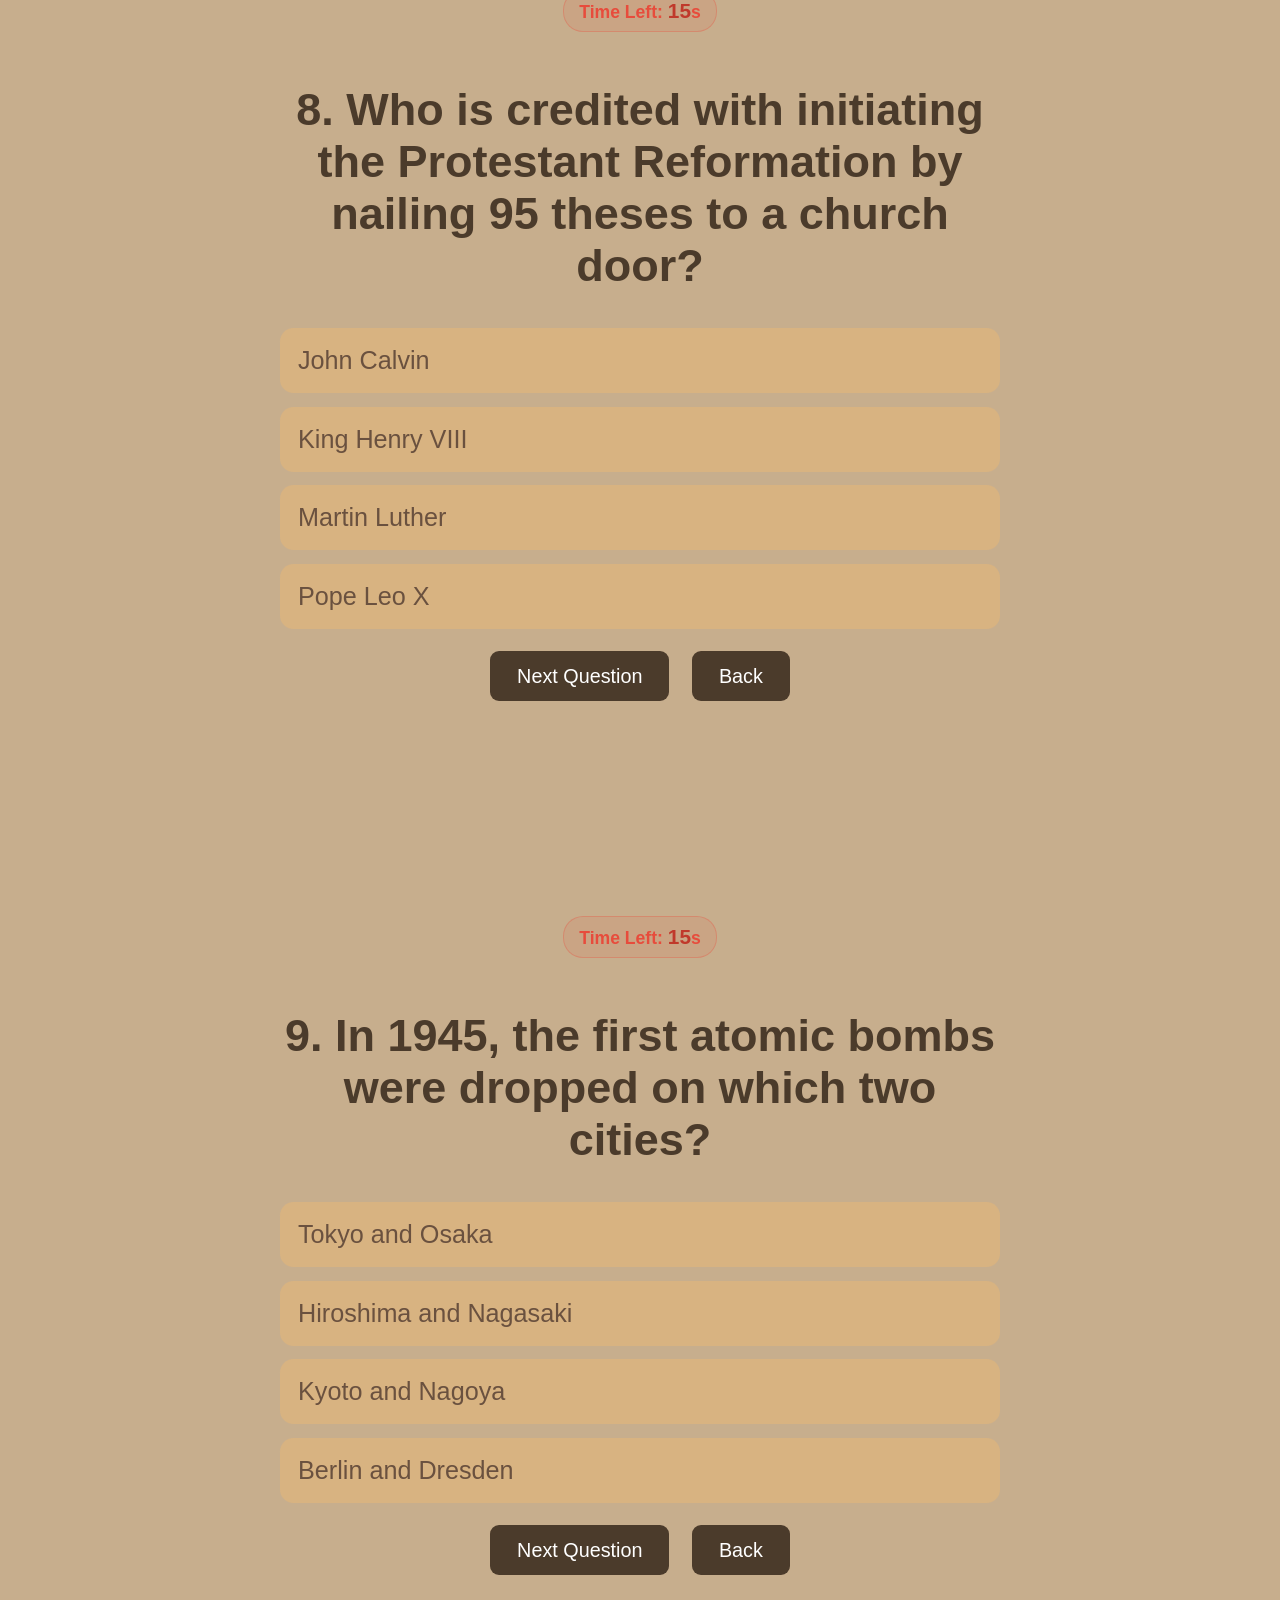
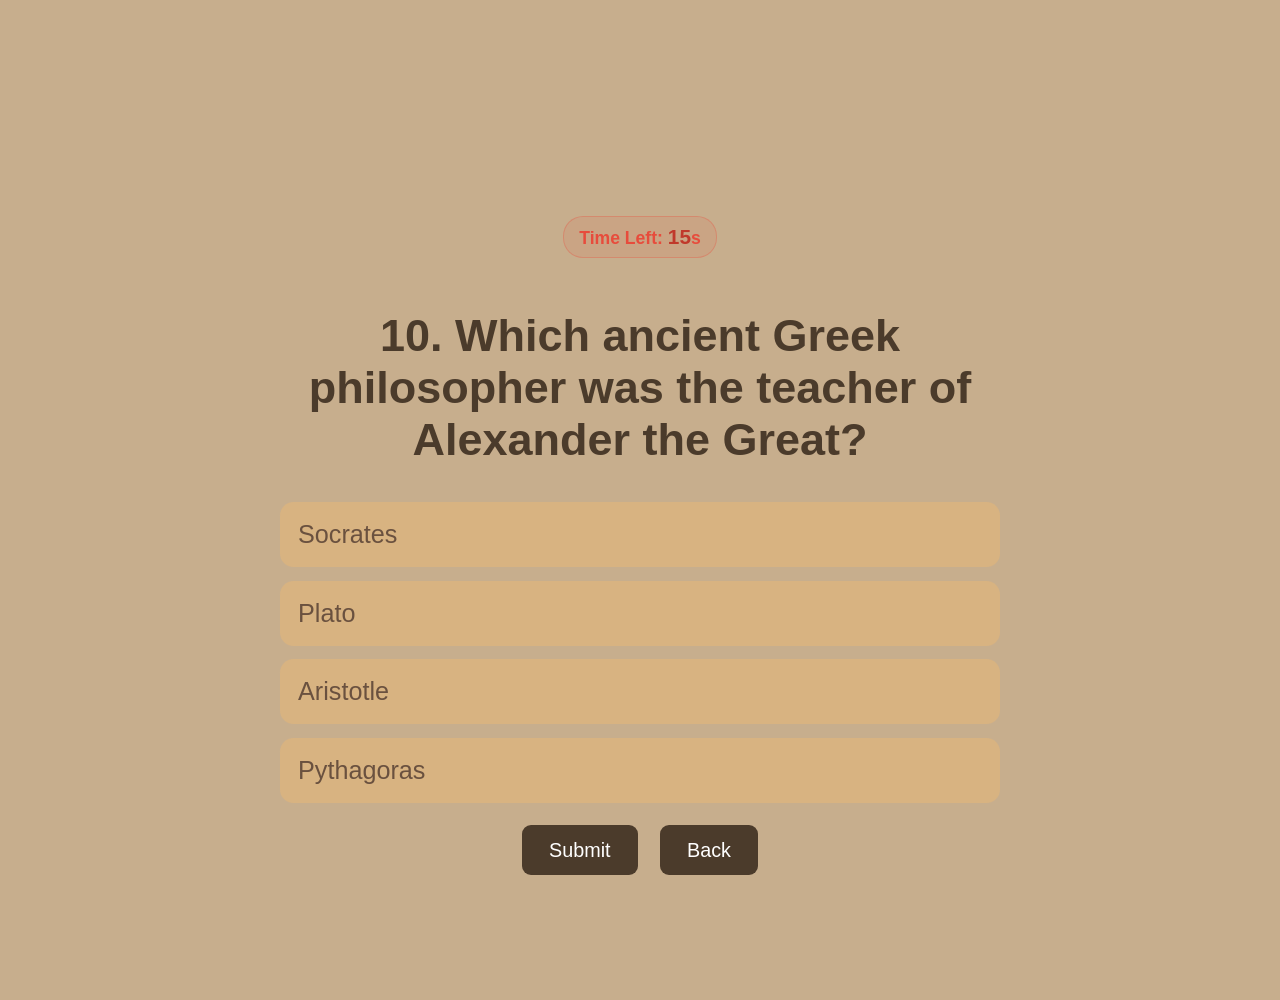
<file: historyMedium.html>
<!DOCTYPE html>
<html lang="en">
<head>
    <meta charset="UTF-8">
    <meta name="viewport" content="width=device-width, initial-scale=1.0">
    <title>Medium History</title>
    <link rel="stylesheet" href="sportEasy.css">
</head>
<body>

<section id="q1">
    <div class="text">
        <div class="timer-display">Time Left: <span class="time-left">15</span>s</div>
        <h1>1. Which conflict was triggered by the assassination of Archduke Franz Ferdinand?</h1>
        <p class="answer">The Napoleonic Wars</p>
        <p class="answer correct">World War I</p>
        <p class="answer">The Crimean War</p>
        <p class="answer">World War II</p>
        <a href="#q2" class="next-btn">Next Question</a>
    </div>
</section>

<section id="q2">
    <div class="text">
        <div class="timer-display">Time Left: <span class="time-left">15</span>s</div>
        <h1>2. Who was the "Sun King" who built the Palace of Versailles?</h1>
        <p class="answer">Louis XVI</p>
        <p class="answer">Napoleon III</p>
        <p class="answer correct">Louis XIV</p>
        <p class="answer">Henry VIII</p>
        <a href="#q3" class="next-btn">Next Question</a>
        <a href="#q1" class="next-btn">Back</a>
    </div>
</section>

<section id="q3">
    <div class="text">
        <div class="timer-display">Time Left: <span class="time-left">15</span>s</div>
        <h1>3. The "Pax Romana" refers to a long period of relative peace in which empire?</h1>
        <p class="answer">The Byzantine Empire</p>
        <p class="answer">The Mongol Empire</p>
        <p class="answer correct">The Roman Empire</p>
        <p class="answer">The British Empire</p>
        <a href="#q4" class="next-btn">Next Question</a>
        <a href="#q2" class="next-btn">Back</a>
    </div>
</section>

<section id="q4">
    <div class="text">
        <div class="timer-display">Time Left: <span class="time-left">15</span>s</div>
        <h1>4. Which city was the capital of the Byzantine Empire?</h1>
        <p class="answer">Athens</p>
        <p class="answer correct">Constantinople</p>
        <p class="answer">Rome</p>
        <p class="answer">Alexandria</p>
        <a href="#q5" class="next-btn">Next Question</a>
        <a href="#q3" class="next-btn">Back</a>
    </div>
</section>

<section id="q5">
    <div class="text">
        <div class="timer-display">Time Left: <span class="time-left">15</span>s</div>
        <h1>5. Who was the primary leader of the Mongol Empire during its greatest expansion?</h1>
        <p class="answer">Attila the Hun</p>
        <p class="answer">Kublai Khan</p>
        <p class="answer correct">Genghis Khan</p>
        <p class="answer">Alexander the Great</p>
        <a href="#q6" class="next-btn">Next Question</a>
        <a href="#q4" class="next-btn">Back</a>
    </div>
</section>

<section id="q6">
    <div class="text">
        <div class="timer-display">Time Left: <span class="time-left">15</span>s</div>
        <h1>6. What was the name of the route that connected China to the Mediterranean for trade?</h1>
        <p class="answer">The Spice Road</p>
        <p class="answer correct">The Silk Road</p>
        <p class="answer">The Tea Trail</p>
        <p class="answer">The Amber Path</p>
        <a href="#q7" class="next-btn">Next Question</a>
        <a href="#q5" class="next-btn">Back</a>
    </div>
</section>

<section id="q7">
    <div class="text">
        <div class="timer-display">Time Left: <span class="time-left">15</span>s</div>
        <h1>7. Which document, written in 1791, contains the first ten amendments to the U.S. Constitution?</h1>
        <p class="answer">The Magna Carta</p>
        <p class="answer">The Articles of Confederation</p>
        <p class="answer correct">The Bill of Rights</p>
        <p class="answer">The Emancipation Proclamation</p>
        <a href="#q8" class="next-btn">Next Question</a>
        <a href="#q6" class="next-btn">Back</a>
    </div>
</section>

<section id="q8">
    <div class="text">
        <div class="timer-display">Time Left: <span class="time-left">15</span>s</div>
        <h1>8. Who is credited with initiating the Protestant Reformation by nailing 95 theses to a church door?</h1>
        <p class="answer">John Calvin</p>
        <p class="answer">King Henry VIII</p>
        <p class="answer correct">Martin Luther</p>
        <p class="answer">Pope Leo X</p>
        <a href="#q9" class="next-btn">Next Question</a>
        <a href="#q7" class="next-btn">Back</a>
    </div>
</section>

<section id="q9">
    <div class="text">
        <div class="timer-display">Time Left: <span class="time-left">15</span>s</div>
        <h1>9. In 1945, the first atomic bombs were dropped on which two cities?</h1>
        <p class="answer">Tokyo and Osaka</p>
        <p class="answer correct">Hiroshima and Nagasaki</p>
        <p class="answer">Kyoto and Nagoya</p>
        <p class="answer">Berlin and Dresden</p>
        <a href="#q10" class="next-btn">Next Question</a>
        <a href="#q8" class="next-btn">Back</a>
    </div>
</section>

<section id="q10">
    <div class="text">
        <div class="timer-display">Time Left: <span class="time-left">15</span>s</div>
        <h1>10. Which ancient Greek philosopher was the teacher of Alexander the Great?</h1>
        <p class="answer">Socrates</p>
        <p class="answer">Plato</p>
        <p class="answer correct">Aristotle</p>
        <p class="answer">Pythagoras</p>
        <a href="#" class="next-btn" id="submitBtn">Submit</a>
        <a href="#q9" class="next-btn">Back</a>
    </div>
</section>

<div id="resultScreen" style="display: none;">
    <h1>Your Score</h1>
    <p id="scoreText"></p>
    <a href="index.html" class="next-btn">Back to Start</a>
    <button id="restartBtn">Play Again</button>
</div>

<script>
    const TIME_LIMIT = 15;
    let timerInterval = null;
    let currentSeconds = TIME_LIMIT;
    const sections = document.querySelectorAll('section');

    // Answer click selections
    document.querySelectorAll('.answer').forEach(answer => {
        answer.addEventListener('click', function() {
            if (this.closest('section').classList.contains('timed-out')) return;
            
            const siblings = this.parentElement.querySelectorAll('.answer');
            siblings.forEach(el => el.classList.remove('selected'));
            this.classList.add('selected');
        });
    });

    // Countdown Timer System
    function startTimer(section) {
        clearInterval(timerInterval);
        
        if (section.classList.contains('timed-out')) {
            const displayElement = section.querySelector('.time-left');
            if (displayElement) displayElement.innerText = "0";
            return;
        }

        currentSeconds = TIME_LIMIT;
        const displayElement = section.querySelector('.time-left');
        if (!displayElement) return;
        
        displayElement.innerText = currentSeconds;

        timerInterval = setInterval(() => {
            currentSeconds--;
            displayElement.innerText = currentSeconds;

            if (currentSeconds <= 0) {
                clearInterval(timerInterval);
                handleTimeout(section);
            }
        }, 1000);
    }

    function handleTimeout(section) {
        section.classList.add('timed-out');
        
        const selected = section.querySelector('.selected');
        if (selected) selected.classList.remove('selected');

        const nextBtn = section.querySelector('.next-btn');
        if (nextBtn) {
            nextBtn.click();
        }
    }

    // Connect page navigations to reset/restart timers
    document.querySelectorAll('.next-btn').forEach(btn => {
        btn.addEventListener('click', function(e) {
            const targetId = this.getAttribute('href');
            if (targetId && targetId !== '#') {
                const nextSection = document.querySelector(targetId);
                if (nextSection) {
                    setTimeout(() => startTimer(nextSection), 50);
                }
            }
        });
    });

    // Run when application initializes
    window.addEventListener('DOMContentLoaded', () => {
        if (sections.length > 0) {
            startTimer(sections[0]);
        }
    });

    // Handle submit scoring and generate dynamic feedback container
    document.getElementById('submitBtn').addEventListener('click', function(e) {
        e.preventDefault();
        clearInterval(timerInterval);

        let score = 0;
        let reviewHtml = ""; 

        sections.forEach((section, index) => {
            const questionText = section.querySelector('h1').innerText;
            const selected = section.querySelector('.selected');
            const correctBtn = section.querySelector('.correct');
            
            let userChoiceText = "No answer selected";
            if (section.classList.contains('timed-out')) {
                userChoiceText = "No answer selected (Timed Out)";
            } else if (selected) {
                userChoiceText = selected.innerText;
            }
            
            let isCorrect = !section.classList.contains('timed-out') && selected && selected.classList.contains('correct');
            if (isCorrect) score++;

            reviewHtml += `
                <div class="review-item">
                    <span class="review-question">Question ${index + 1}: ${questionText}</span>
                    <div class="review-result ${isCorrect ? 'was-correct' : 'was-wrong'}">
                        ${isCorrect ? '✓' : '✗'} Your answer: ${userChoiceText}
                    </div>
                    ${!isCorrect ? `<div class="review-result was-correct">Correct answer: ${correctBtn.innerText}</div>` : ''}
                </div>
            `;
        });

        document.querySelectorAll('section').forEach(sec => sec.style.display = 'none');
        const resultScreen = document.getElementById('resultScreen');
        
        resultScreen.innerHTML = `
            <h1>Quiz Results</h1>
            <h2 id="scoreText" style="font-size: 2rem; margin-bottom: 20px;">Score: ${score} / 10</h2>
            
            <div id="reviewContainer" style="width: 100%; max-width: 500px; margin-bottom: 20px;">
                ${reviewHtml}
            </div>

            <div class="button-group">
                <a href="index.html" class="next-btn">Back to Start</a>
                <button id="restartBtn" class="next-btn" onclick="location.reload()">Play Again</button>
            </div>
        `;

        resultScreen.style.display = 'flex';
        resultScreen.style.flexDirection = 'column';
        resultScreen.style.alignItems = 'center';
    });
</script>

</body>
</html>
</file>
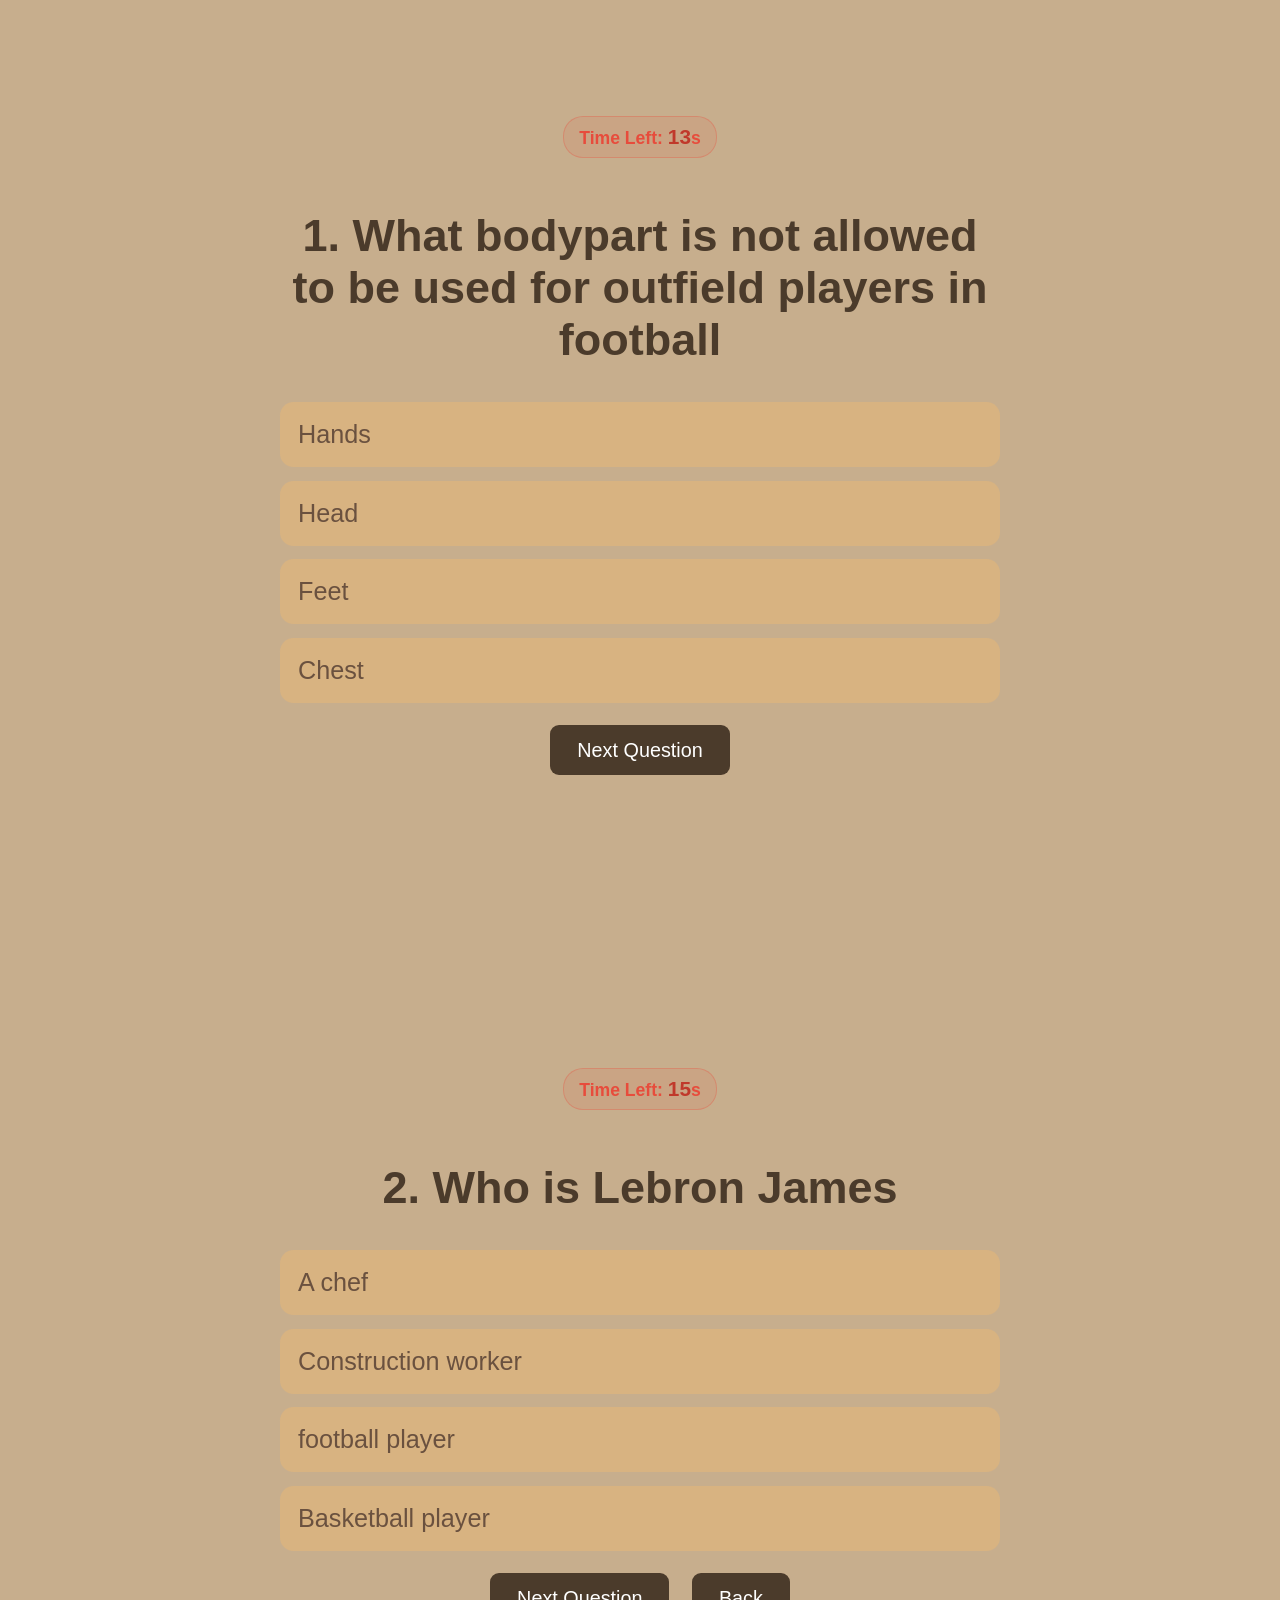
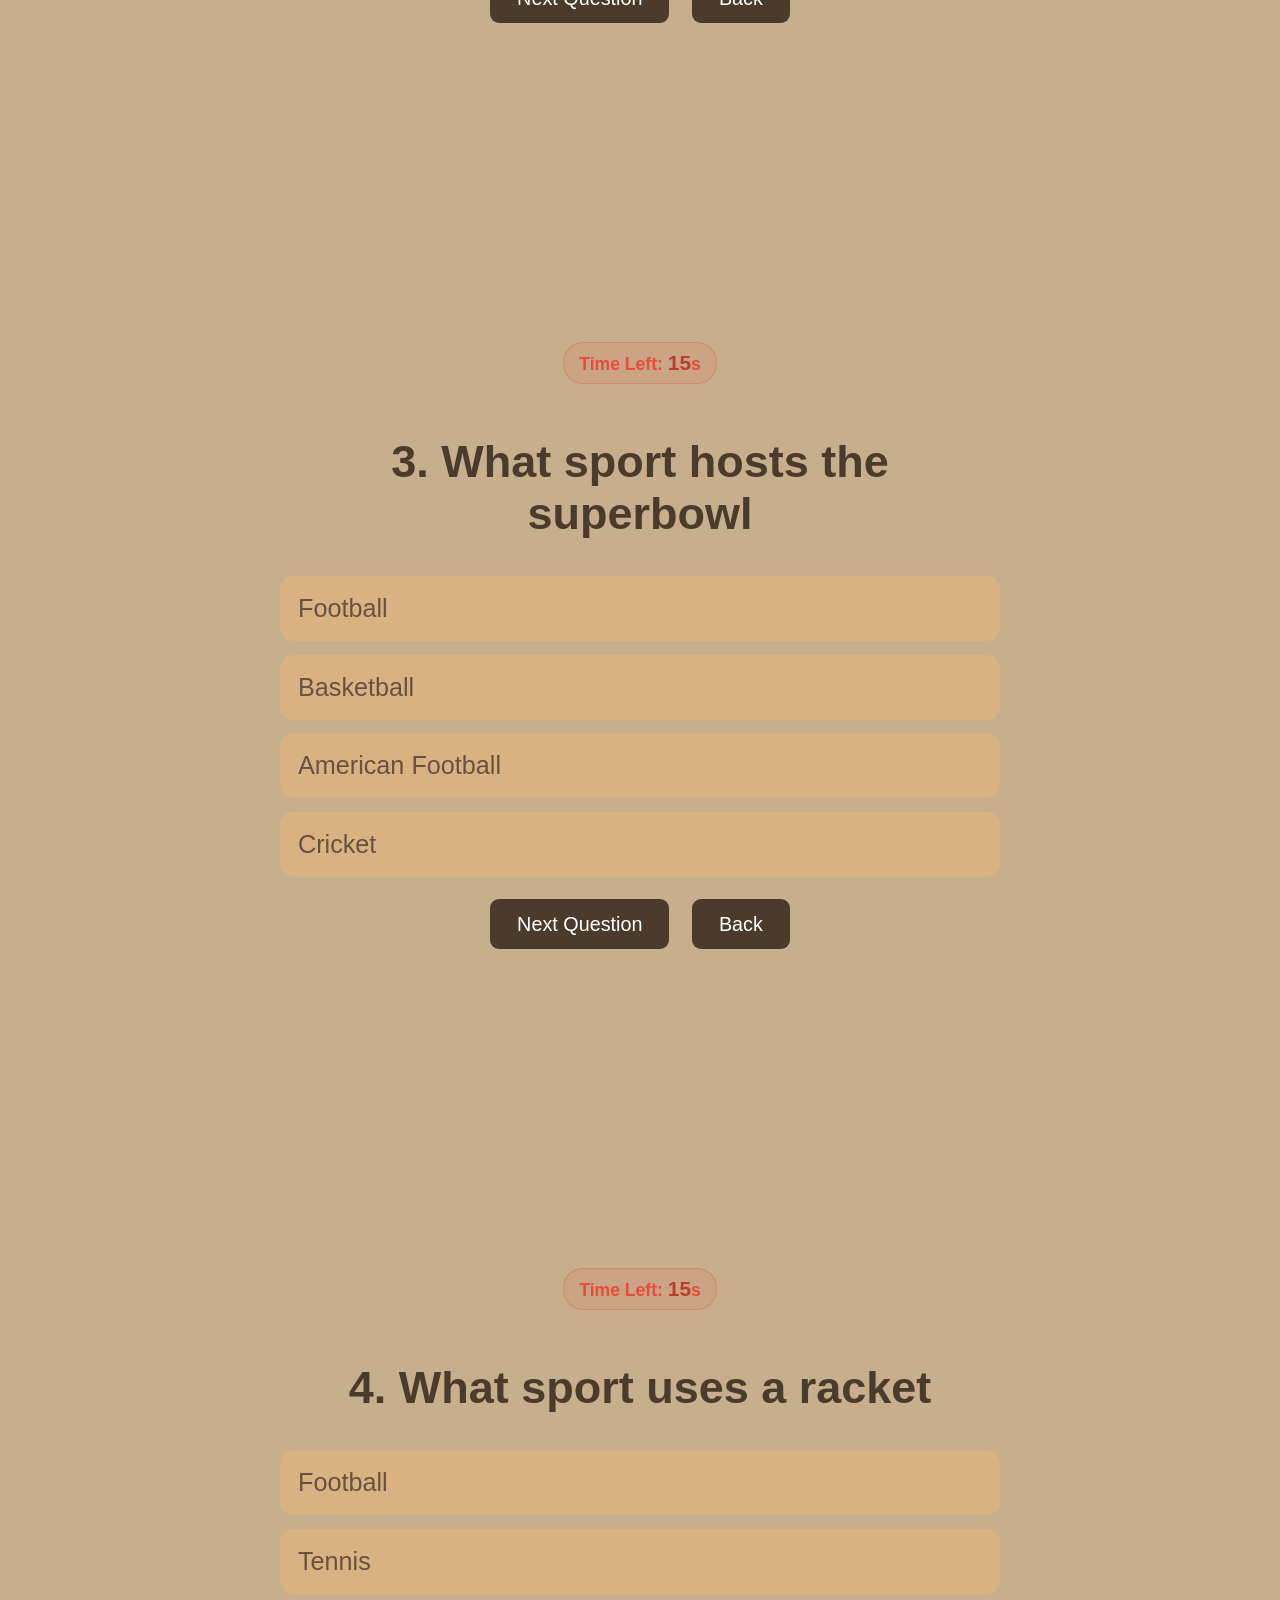
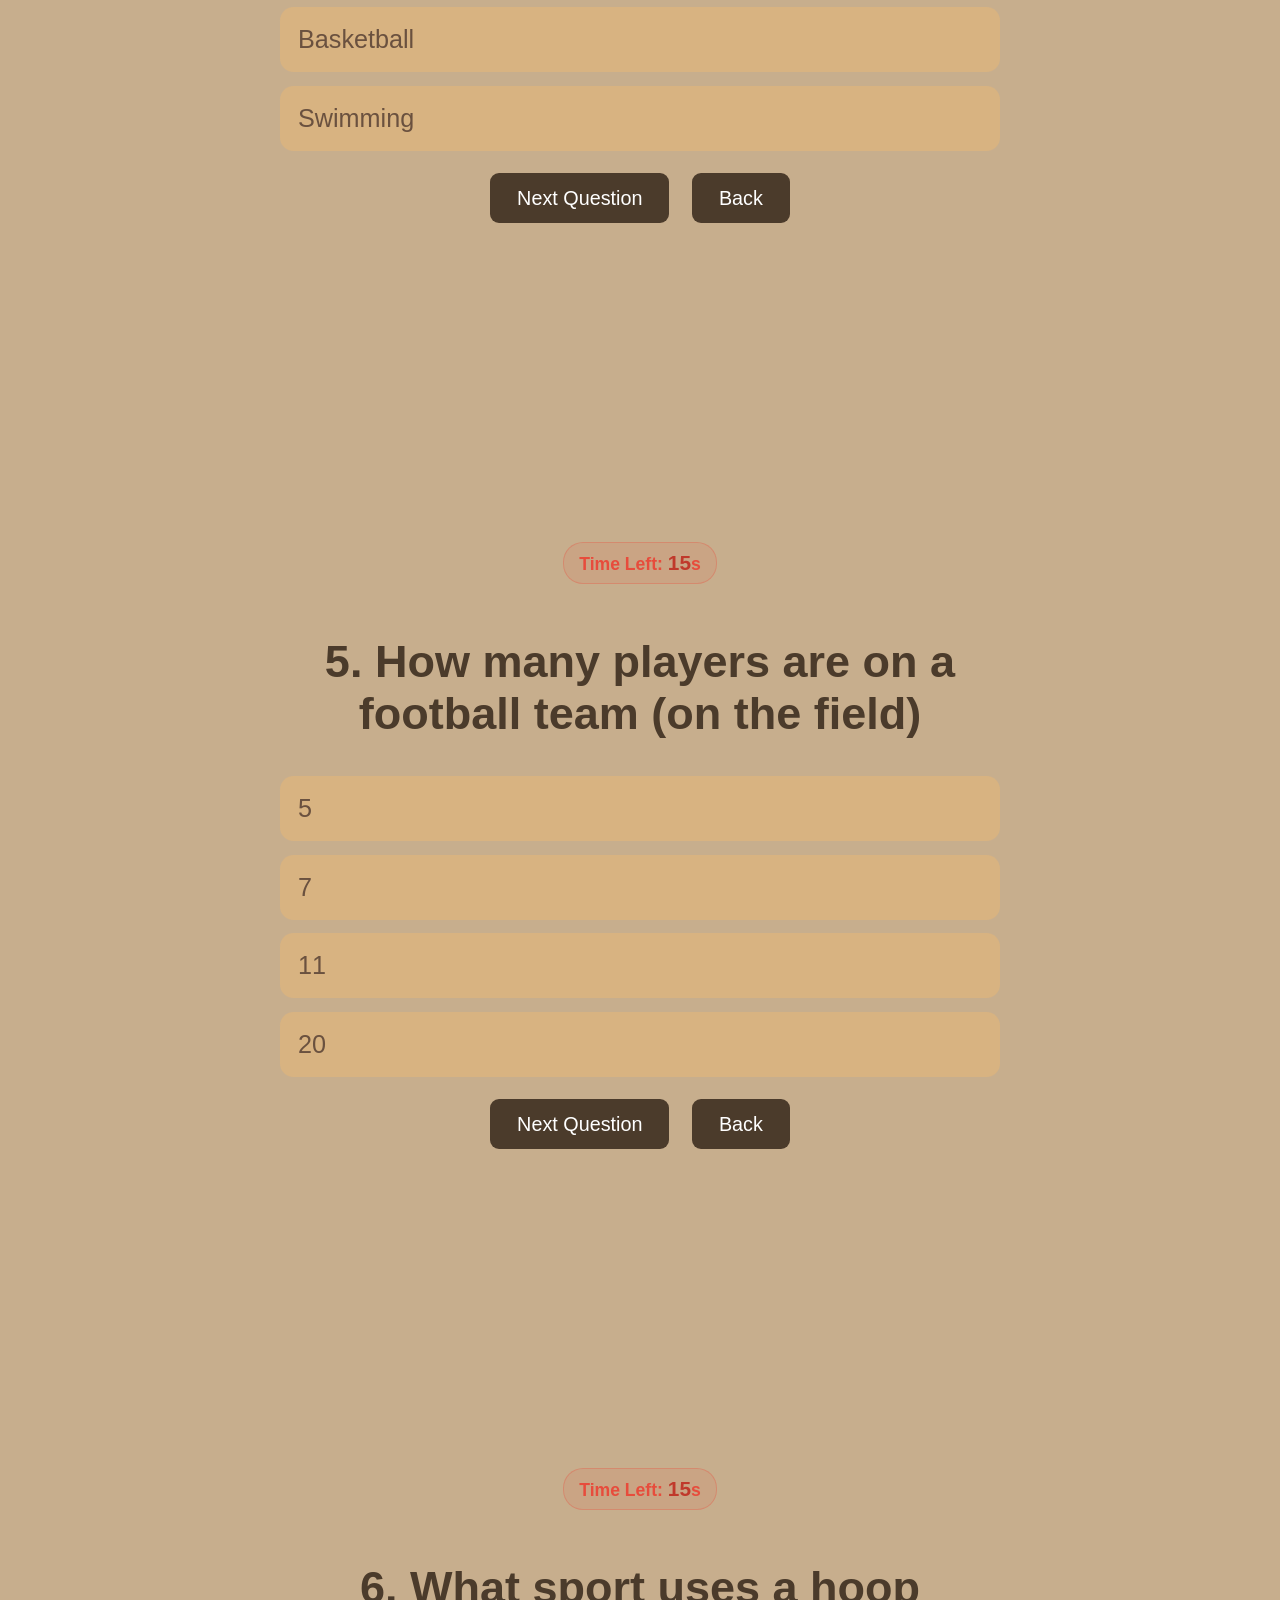
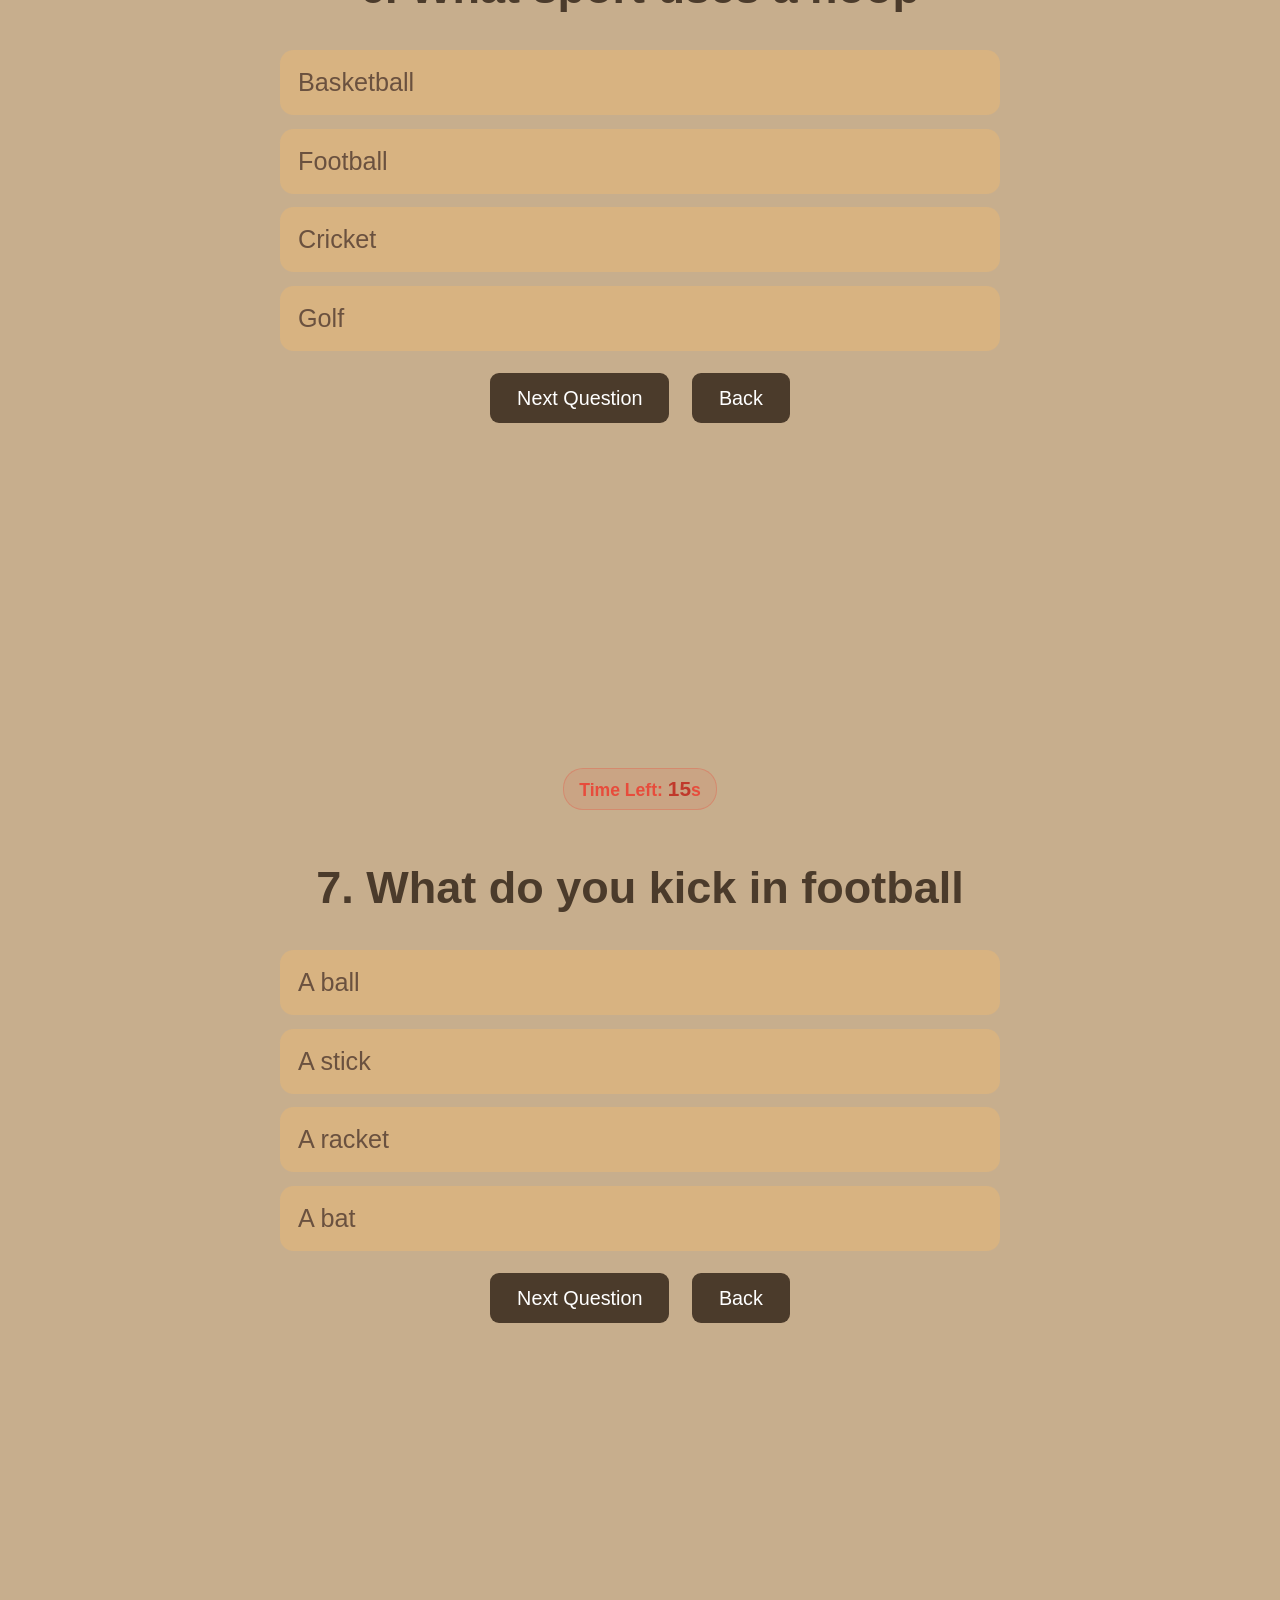
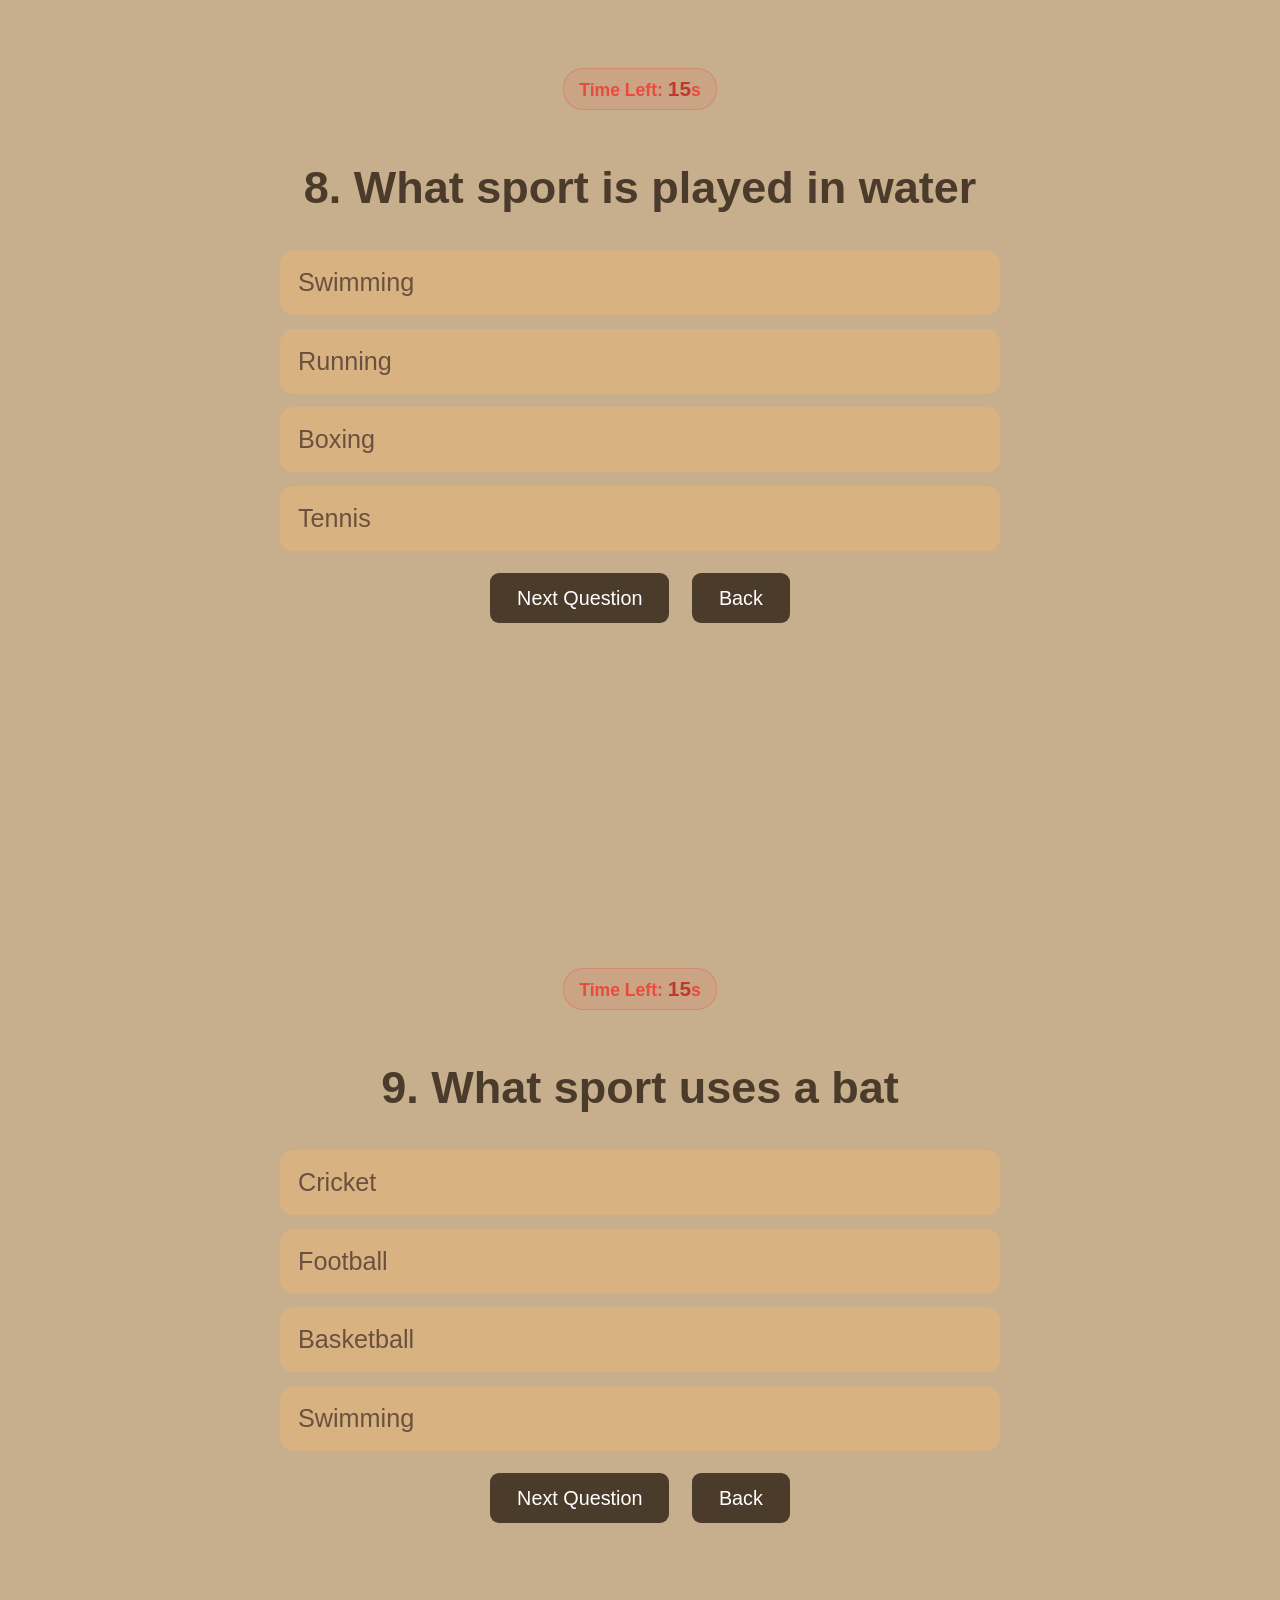
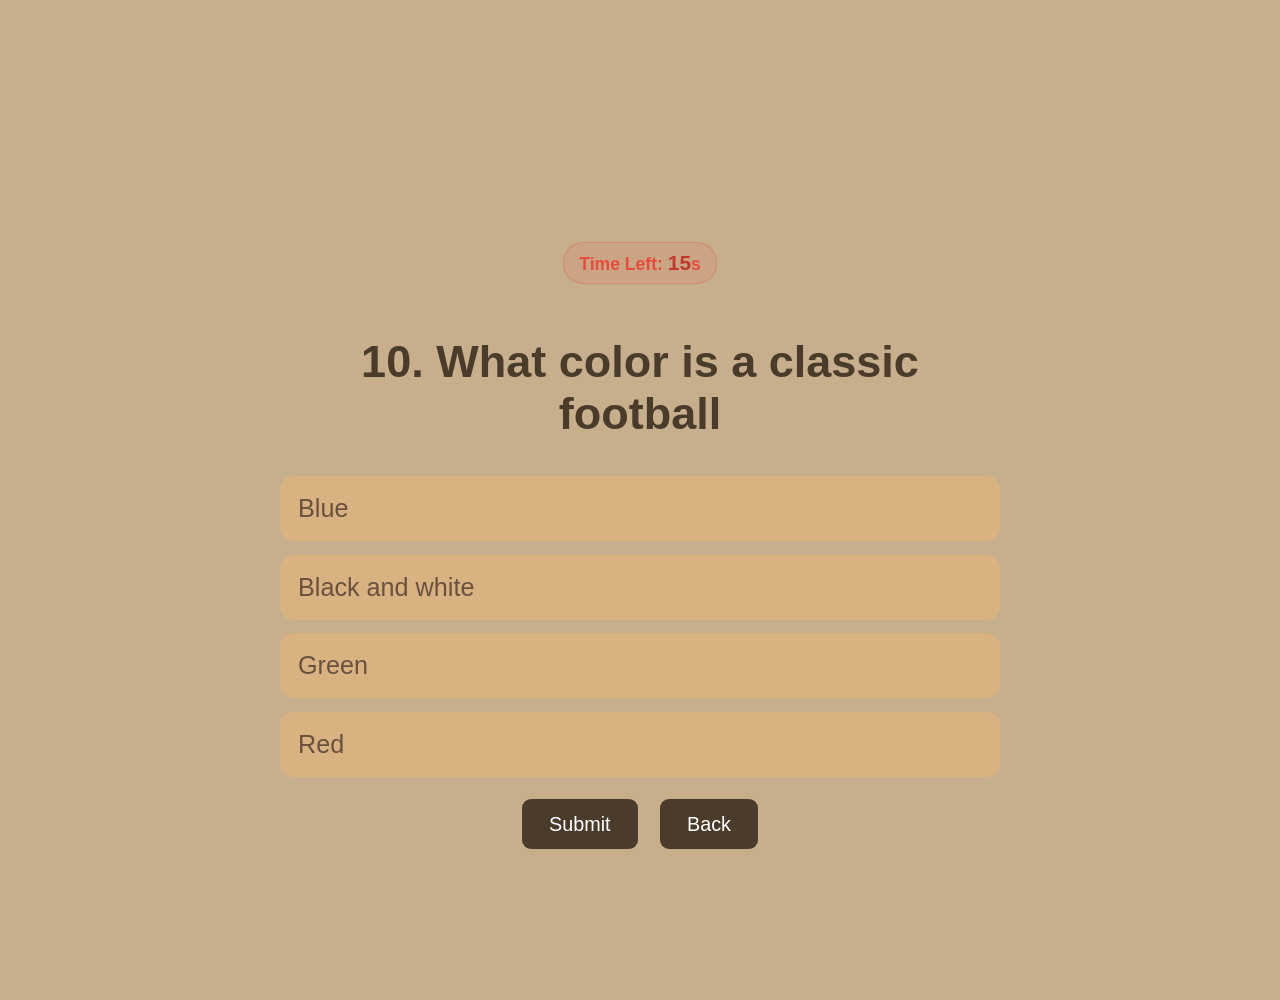
<file: sportEasy.html>
<!DOCTYPE html>
<html lang="en">
<head>
    <meta charset="UTF-8">
    <meta name="viewport" content="width=device-width, initial-scale=1.0">
    <title>Easy Sport</title>
    <link rel="stylesheet" href="sportEasy.css">
</head>
<body>

    <section id="q1">
        <div class="text">
            <div class="timer-display">Time Left: <span class="time-left">15</span>s</div>
            <h1>1. What bodypart is not allowed to be used for outfield players in football</h1>
            <p class="answer correct">Hands</p>
            <p class="answer">Head</p>
            <p class="answer">Feet</p>
            <p class="answer">Chest</p>
            <a href="#q2" class="next-btn">Next Question</a>
        </div>
    </section>

    <section id="q2">
        <div class="text">
            <div class="timer-display">Time Left: <span class="time-left">15</span>s</div>
            <h1>2. Who is Lebron James</h1>
            <p class="answer">A chef</p>
            <p class="answer">Construction worker</p>
            <p class="answer">football player</p>
            <p class="answer correct">Basketball player</p>
            <a href="#q3" class="next-btn">Next Question</a>
            <a href="#q1" class="next-btn">Back</a>
        </div>
    </section>

    <section id="q3">
        <div class="text">
            <div class="timer-display">Time Left: <span class="time-left">15</span>s</div>
            <h1>3. What sport hosts the superbowl</h1>
            <p class="answer">Football</p>
            <p class="answer">Basketball</p>
            <p class="answer correct">American Football</p>
            <p class="answer">Cricket</p>
            <a href="#q4" class="next-btn">Next Question</a>
            <a href="#q2" class="next-btn">Back</a>
        </div>
    </section>

    <section id="q4">
        <div class="text">
            <div class="timer-display">Time Left: <span class="time-left">15</span>s</div>
            <h1>4. What sport uses a racket</h1>
            <p class="answer">Football</p>
            <p class="answer correct">Tennis</p>
            <p class="answer">Basketball</p>
            <p class="answer">Swimming</p>
            <a href="#q5" class="next-btn">Next Question</a>
            <a href="#q3" class="next-btn">Back</a>
        </div>
    </section>

    <section id="q5">
        <div class="text">
            <div class="timer-display">Time Left: <span class="time-left">15</span>s</div>
            <h1>5. How many players are on a football team (on the field)</h1>
            <p class="answer">5</p>
            <p class="answer">7</p>
            <p class="answer correct">11</p>
            <p class="answer">20</p>
            <a href="#q6" class="next-btn">Next Question</a>
            <a href="#q4" class="next-btn">Back</a>
        </div>
    </section>

    <section id="q6">
        <div class="text">
            <div class="timer-display">Time Left: <span class="time-left">15</span>s</div>
            <h1>6. What sport uses a hoop</h1>
            <p class="answer correct">Basketball</p>
            <p class="answer">Football</p>
            <p class="answer">Cricket</p>
            <p class="answer">Golf</p>
            <a href="#q7" class="next-btn">Next Question</a>
            <a href="#q5" class="next-btn">Back</a>
        </div>
    </section>

    <section id="q7">
        <div class="text">
            <div class="timer-display">Time Left: <span class="time-left">15</span>s</div>
            <h1>7. What do you kick in football</h1>
            <p class="answer correct">A ball</p>
            <p class="answer">A stick</p>
            <p class="answer">A racket</p>
            <p class="answer">A bat</p>
            <a href="#q8" class="next-btn">Next Question</a>
            <a href="#q6" class="next-btn">Back</a>
        </div>
    </section>

    <section id="q8">
        <div class="text">
            <div class="timer-display">Time Left: <span class="time-left">15</span>s</div>
            <h1>8. What sport is played in water</h1>
            <p class="answer correct">Swimming</p>
            <p class="answer">Running</p>
            <p class="answer">Boxing</p>
            <p class="answer">Tennis</p>
            <a href="#q9" class="next-btn">Next Question</a>
            <a href="#q7" class="next-btn">Back</a>
        </div>
    </section>

    <section id="q9">
        <div class="text">
            <div class="timer-display">Time Left: <span class="time-left">15</span>s</div>
            <h1>9. What sport uses a bat</h1>
            <p class="answer correct">Cricket</p>
            <p class="answer">Football</p>
            <p class="answer">Basketball</p>
            <p class="answer">Swimming</p>
            <a href="#q10" class="next-btn">Next Question</a>
            <a href="#q8" class="next-btn">Back</a>
        </div>
    </section>

    <section id="q10">
        <div class="text">
            <div class="timer-display">Time Left: <span class="time-left">15</span>s</div>
            <h1>10. What color is a classic football</h1>
            <p class="answer">Blue</p>
            <p class="answer correct">Black and white</p>
            <p class="answer">Green</p>
            <p class="answer">Red</p>
            <a href="#" class="next-btn" id="submitBtn">Submit</a>
            <a href="#q9" class="next-btn">Back</a>
        </div>
    </section>

    <div id="resultScreen" style="display: none;">
        <!-- The script will rewrite this cleanly on finish, just like before -->
        <h1>Your Score</h1>
        <p id="scoreText"></p>
    </div>

    <script>
        const TIME_LIMIT = 15;
        let timerInterval = null;
        let currentSeconds = TIME_LIMIT;
        const sections = document.querySelectorAll('section');

        // Answer selection management
        document.querySelectorAll('.answer').forEach(answer => {
            answer.addEventListener('click', function() {
                if (this.closest('section').classList.contains('timed-out')) return;
                
                const siblings = this.parentElement.querySelectorAll('.answer');
                siblings.forEach(el => el.classList.remove('selected'));
                this.classList.add('selected');
            });
        });

        // Core timer logic matching your engine structure
        function startTimer(section) {
            clearInterval(timerInterval);
            
            if (section.classList.contains('timed-out')) {
                const displayElement = section.querySelector('.time-left');
                if (displayElement) displayElement.innerText = "0";
                return;
            }

            currentSeconds = TIME_LIMIT;
            const displayElement = section.querySelector('.time-left');
            if (!displayElement) return;
            
            displayElement.innerText = currentSeconds;

            timerInterval = setInterval(() => {
                currentSeconds--;
                displayElement.innerText = currentSeconds;

                if (currentSeconds <= 0) {
                    clearInterval(timerInterval);
                    handleTimeout(section);
                }
            }, 1000);
        }

        function handleTimeout(section) {
            section.classList.add('timed-out');
            
            const selected = section.querySelector('.selected');
            if (selected) selected.classList.remove('selected');

            const nextBtn = section.querySelector('.next-btn');
            if (nextBtn) {
                nextBtn.click();
            }
        }

        // Hook navigation buttons to restart/clear countdowns cleanly
        document.querySelectorAll('.next-btn').forEach(btn => {
            btn.addEventListener('click', function(e) {
                const targetId = this.getAttribute('href');
                if (targetId && targetId !== '#') {
                    const nextSection = document.querySelector(targetId);
                    if (nextSection) {
                        setTimeout(() => startTimer(nextSection), 50);
                    }
                }
            });
        });

        // Initialize quiz
        window.addEventListener('DOMContentLoaded', () => {
            if (sections.length > 0) {
                startTimer(sections[0]);
            }
        });

        // Calculate final results screen
        document.getElementById('submitBtn').addEventListener('click', function(e) {
            e.preventDefault();
            clearInterval(timerInterval);

            let score = 0;
            let reviewHtml = ""; 

            sections.forEach((section, index) => {
                const questionText = section.querySelector('h1').innerText;
                const selected = section.querySelector('.selected');
                const correctBtn = section.querySelector('.correct');
                
                let userChoiceText = "No answer selected";
                if (section.classList.contains('timed-out')) {
                    userChoiceText = "No answer selected (Timed Out)";
                } else if (selected) {
                    userChoiceText = selected.innerText;
                }
                
                let isCorrect = !section.classList.contains('timed-out') && selected && selected.classList.contains('correct');
                if (isCorrect) score++;

                reviewHtml += `
                    <div class="review-item">
                        <span class="review-question">Question ${index + 1}: ${questionText}</span>
                        <div class="review-result ${isCorrect ? 'was-correct' : 'was-wrong'}">
                            ${isCorrect ? '✓' : '✗'} Your answer: ${userChoiceText}
                        </div>
                        ${!isCorrect ? `<div class="review-result was-correct">Correct answer: ${correctBtn.innerText}</div>` : ''}
                    </div>
                `;
            });

            // Clean up view states and swap screens
            document.querySelectorAll('section').forEach(sec => sec.style.display = 'none');
            const resultScreen = document.getElementById('resultScreen');
            
            resultScreen.innerHTML = `
                <h1>Quiz Results</h1>
                <h2 id="scoreText" style="font-size: 2rem; margin-bottom: 20px;">Score: ${score} / 10</h2>
                
                <div id="reviewContainer" style="width: 100%; max-width: 500px; margin-bottom: 20px;">
                    ${reviewHtml}
                </div>

                <div class="button-group">
                    <a href="index.html" class="next-btn">Back to Start</a>
                    <button id="restartBtn" class="next-btn" onclick="location.reload()">Play Again</button>
                </div>
            `;

            resultScreen.style.display = 'flex';
            resultScreen.style.flexDirection = 'column';
            resultScreen.style.alignItems = 'center';
        });
    </script>
</body>
</html>
</file>
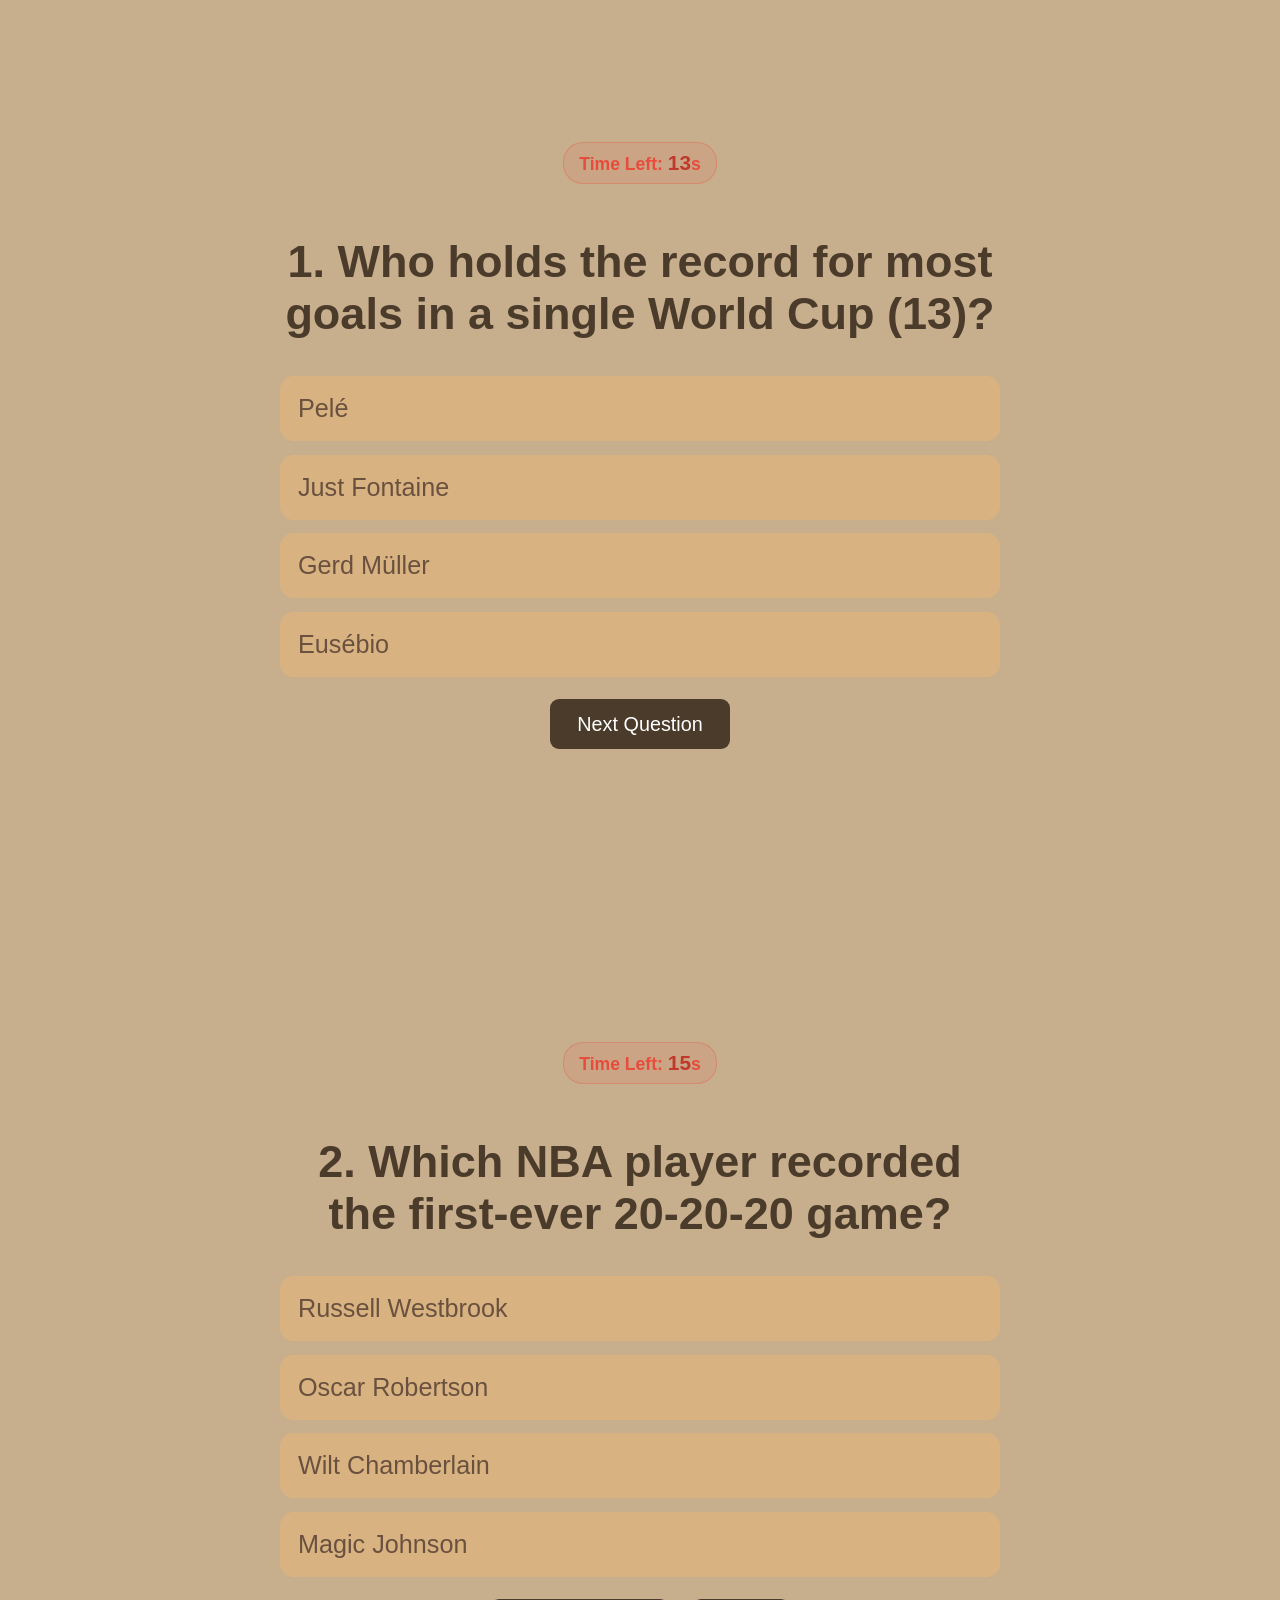
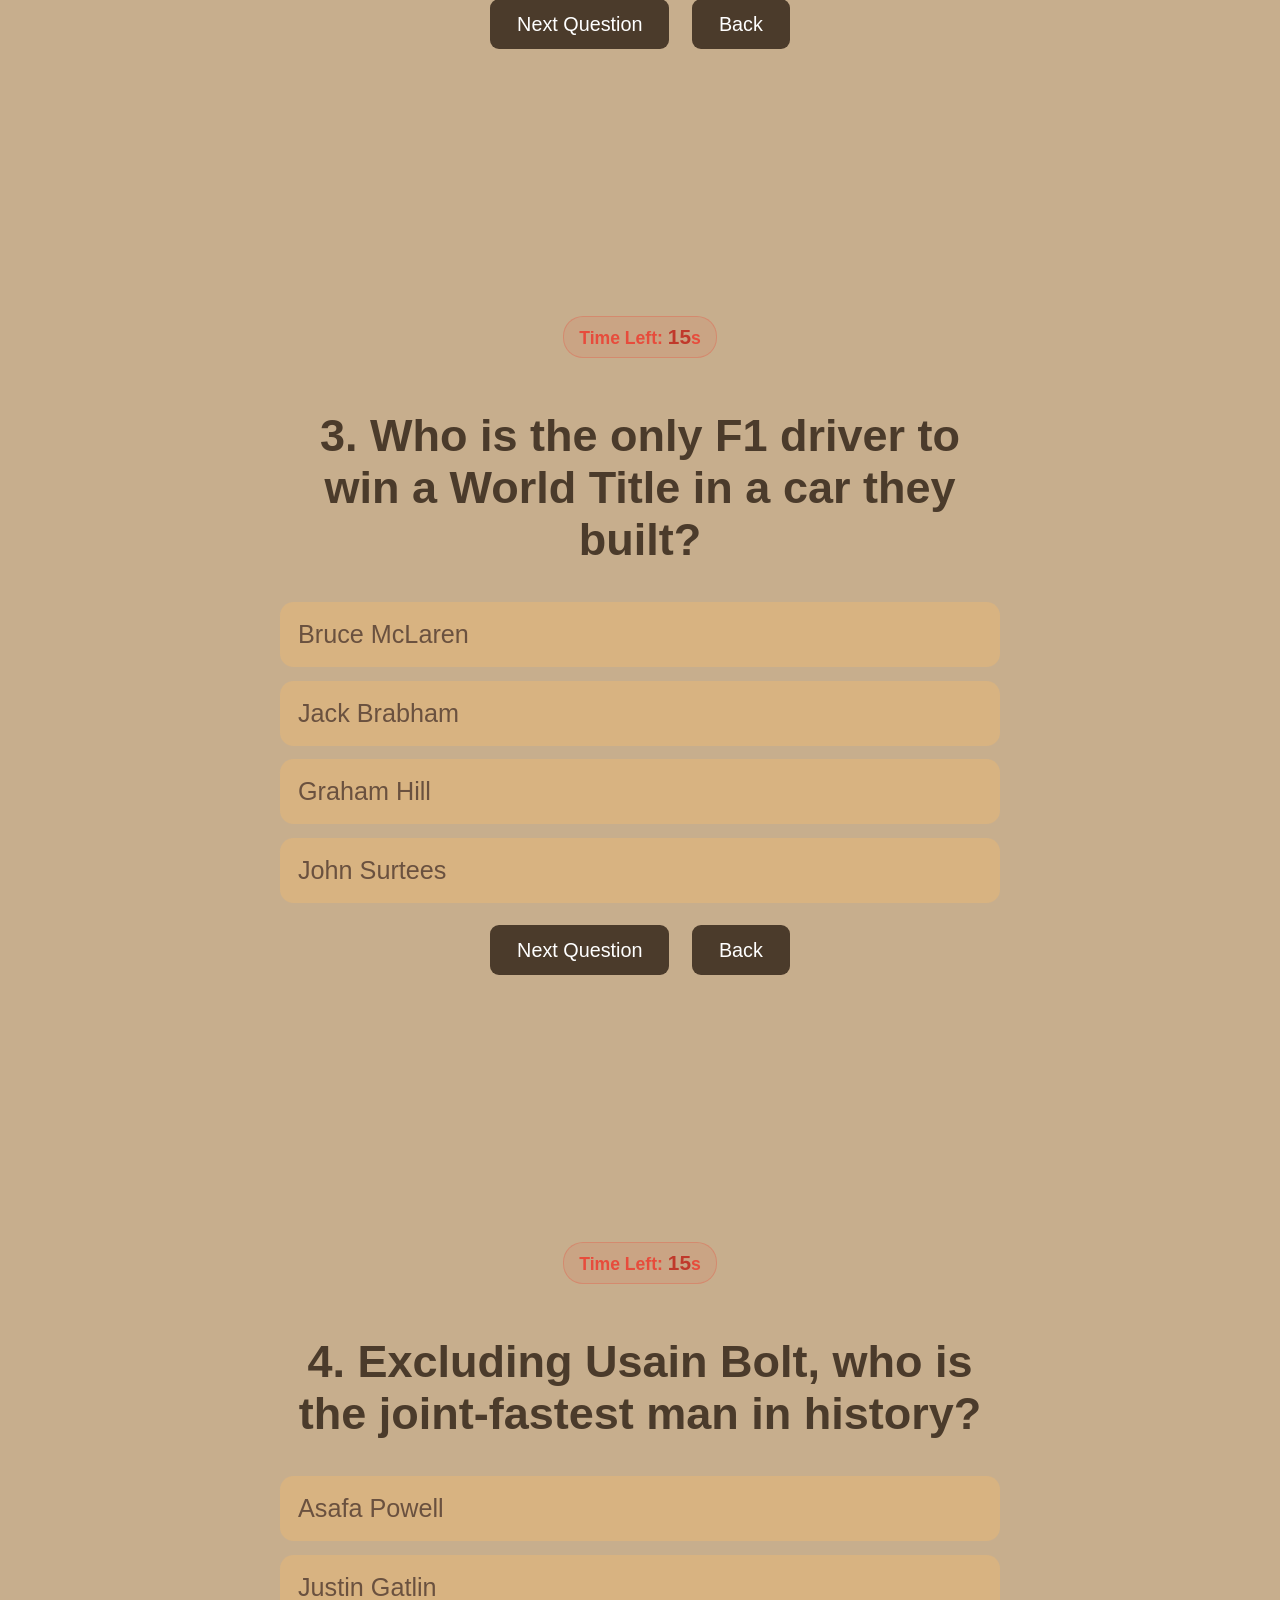
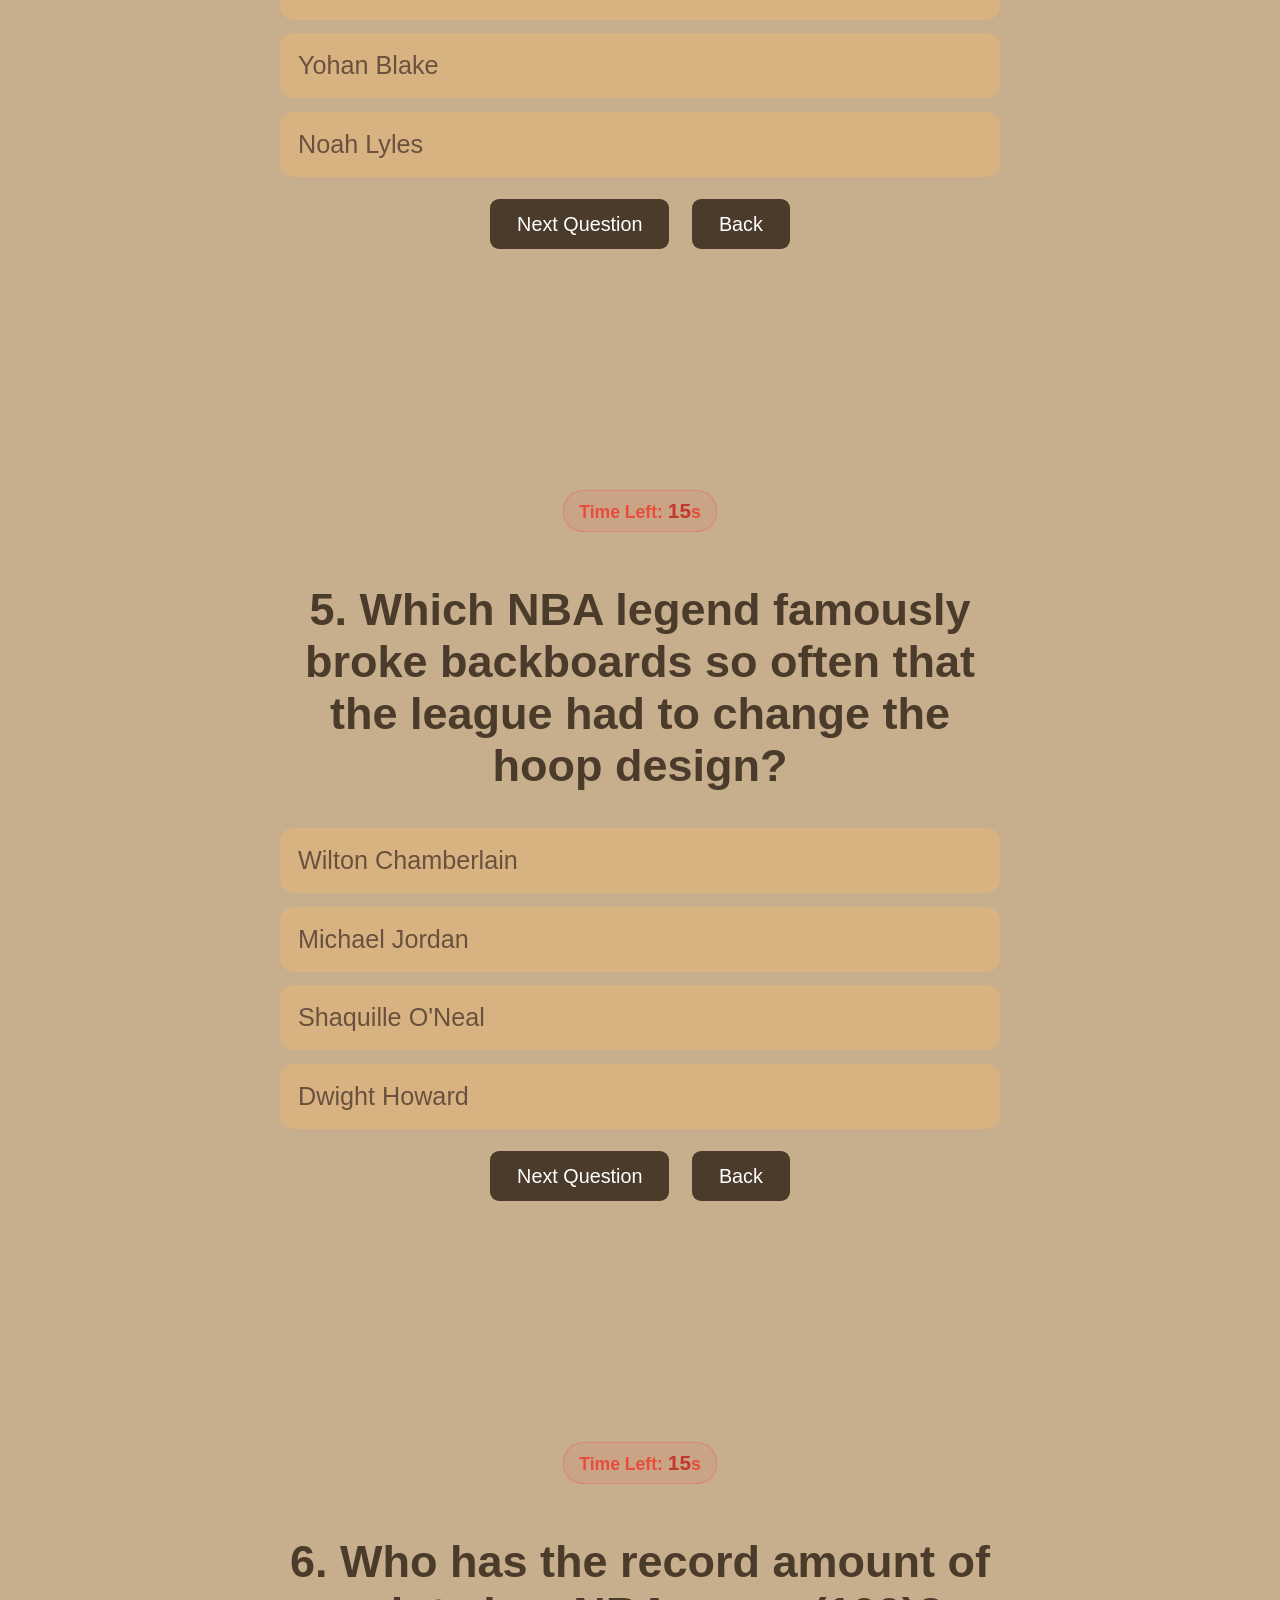
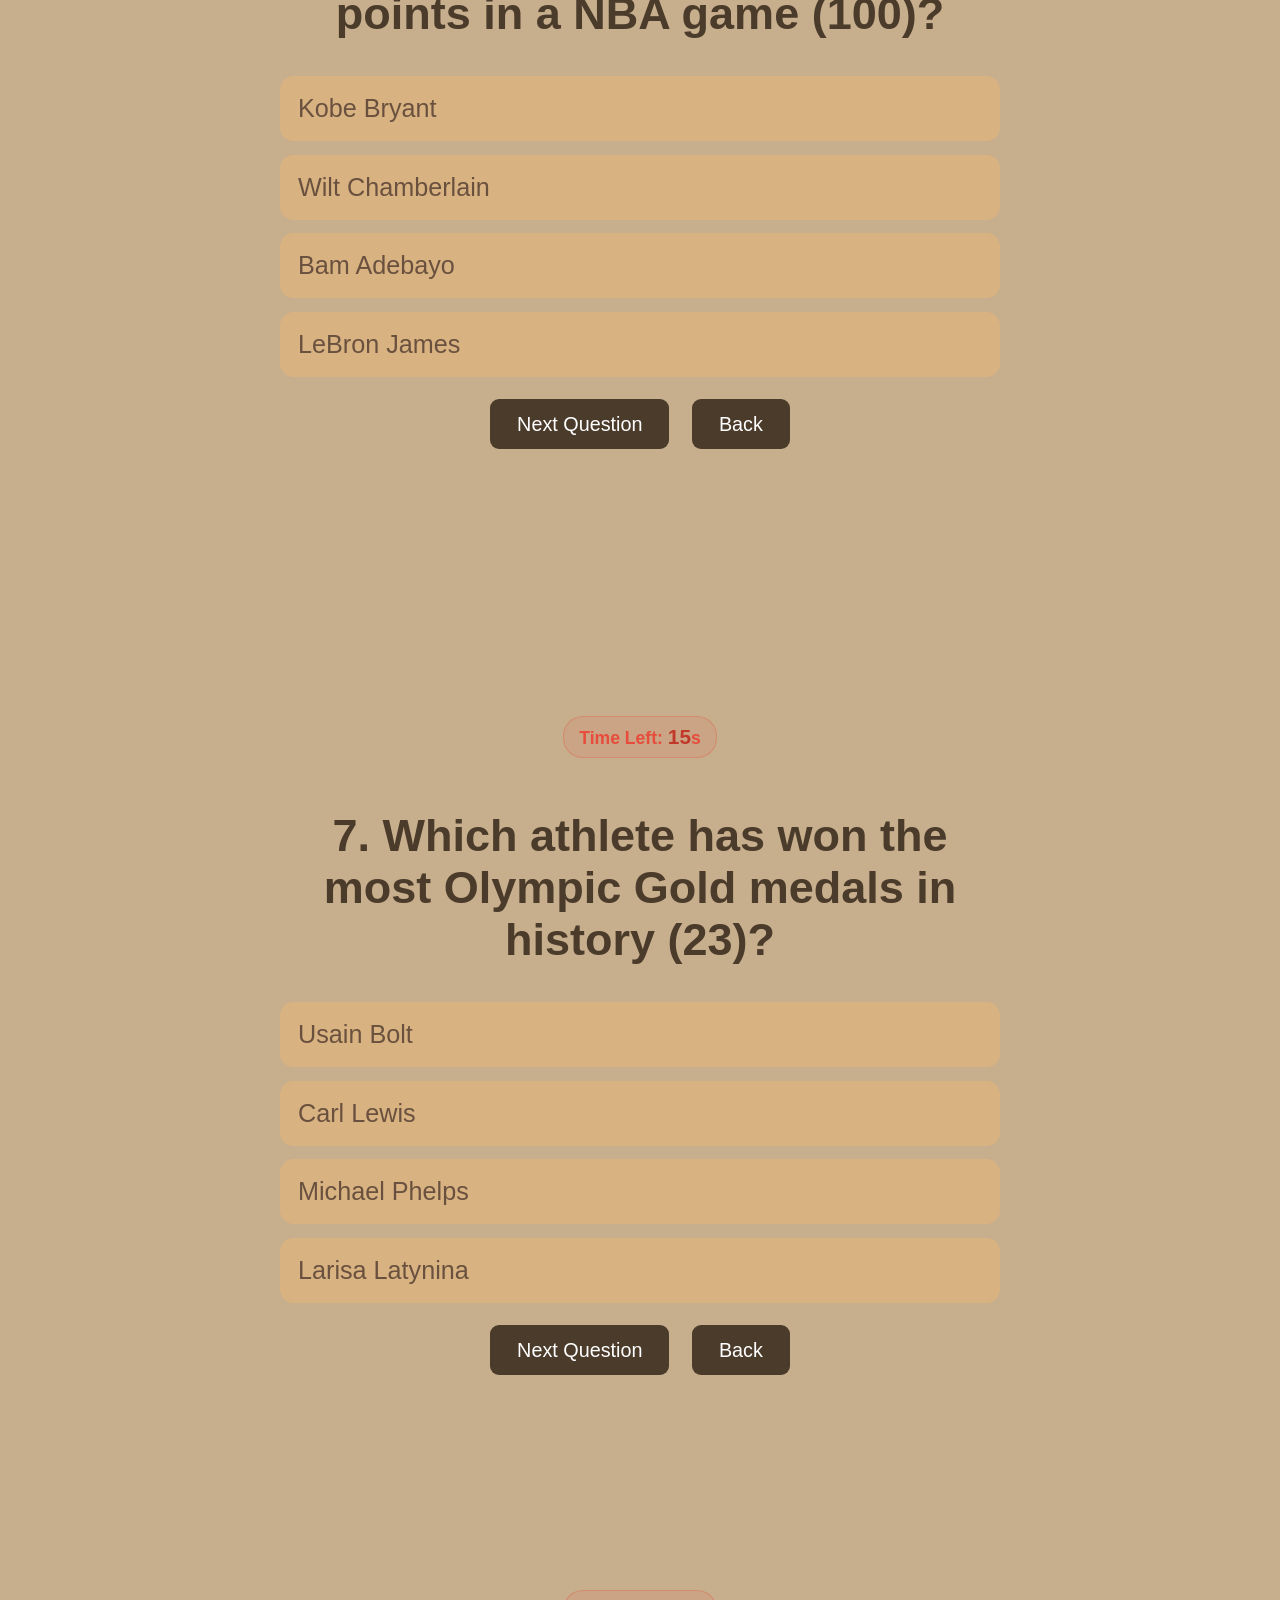
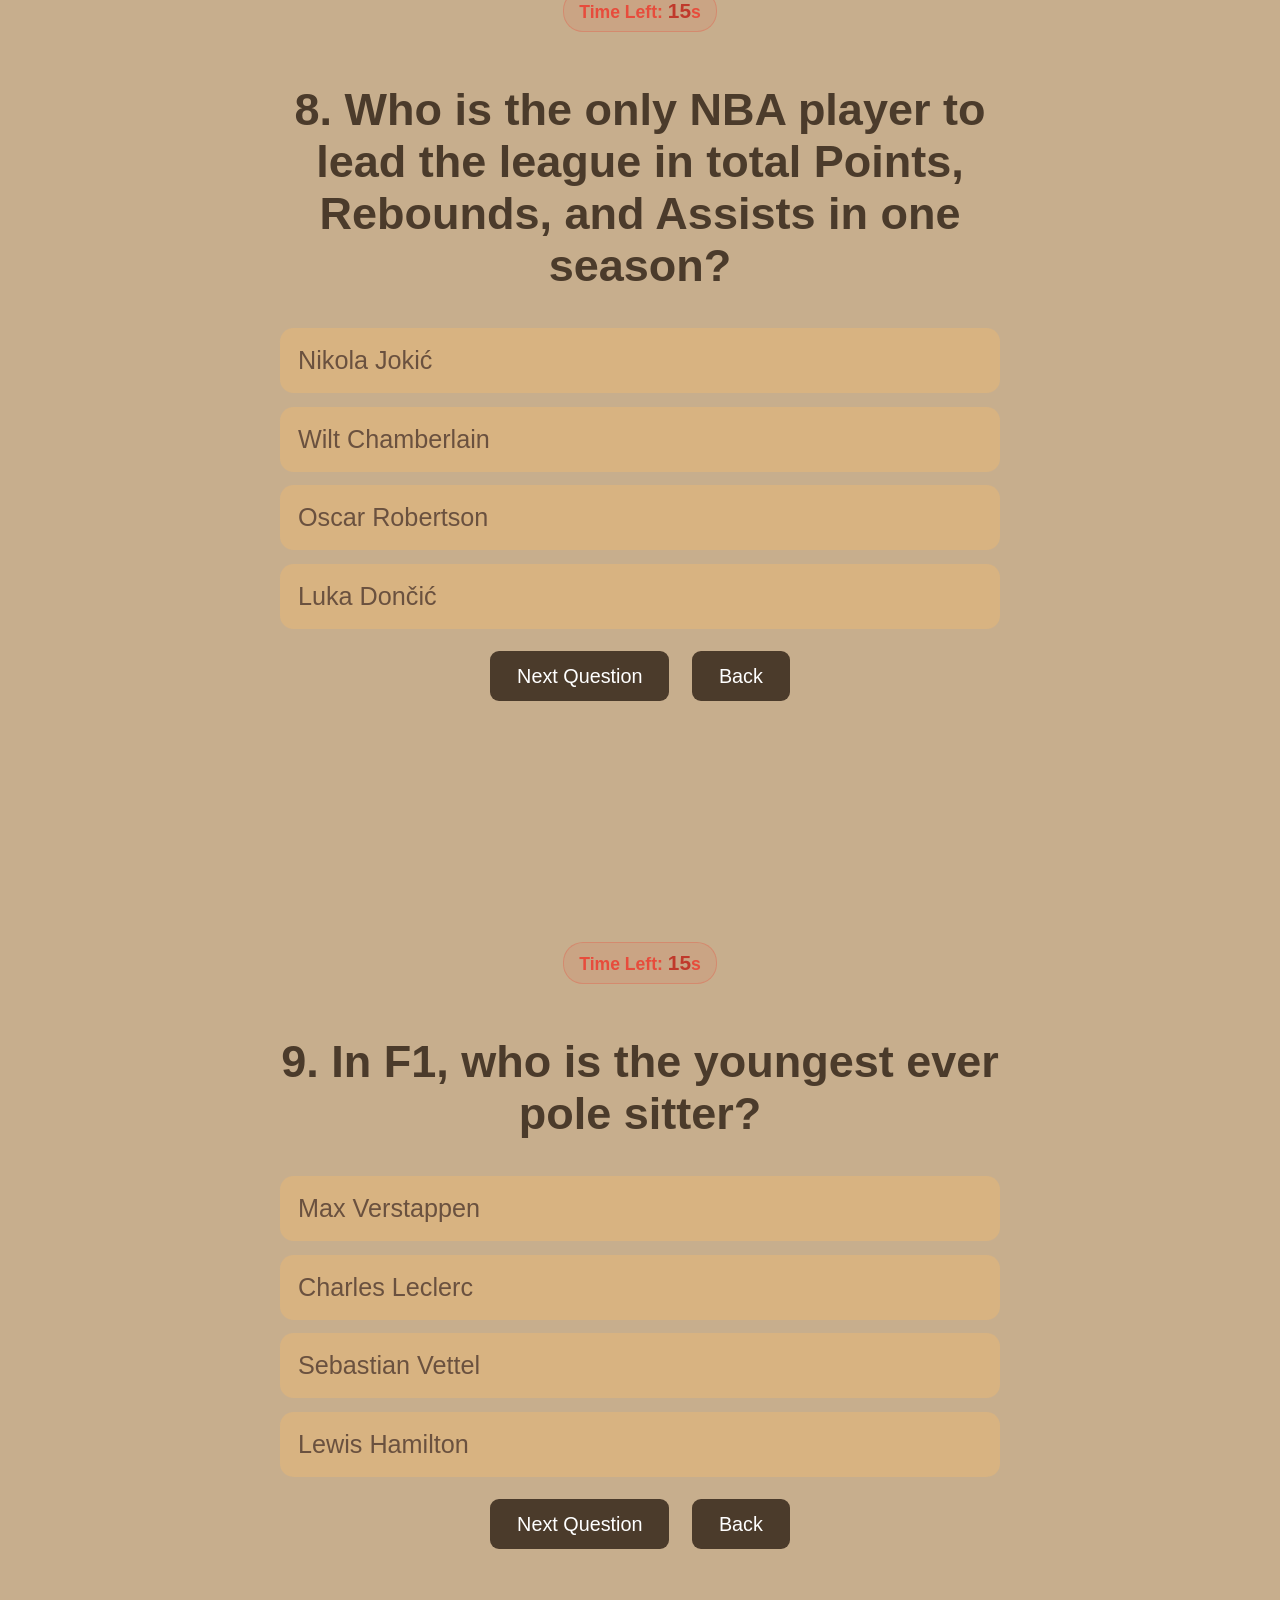
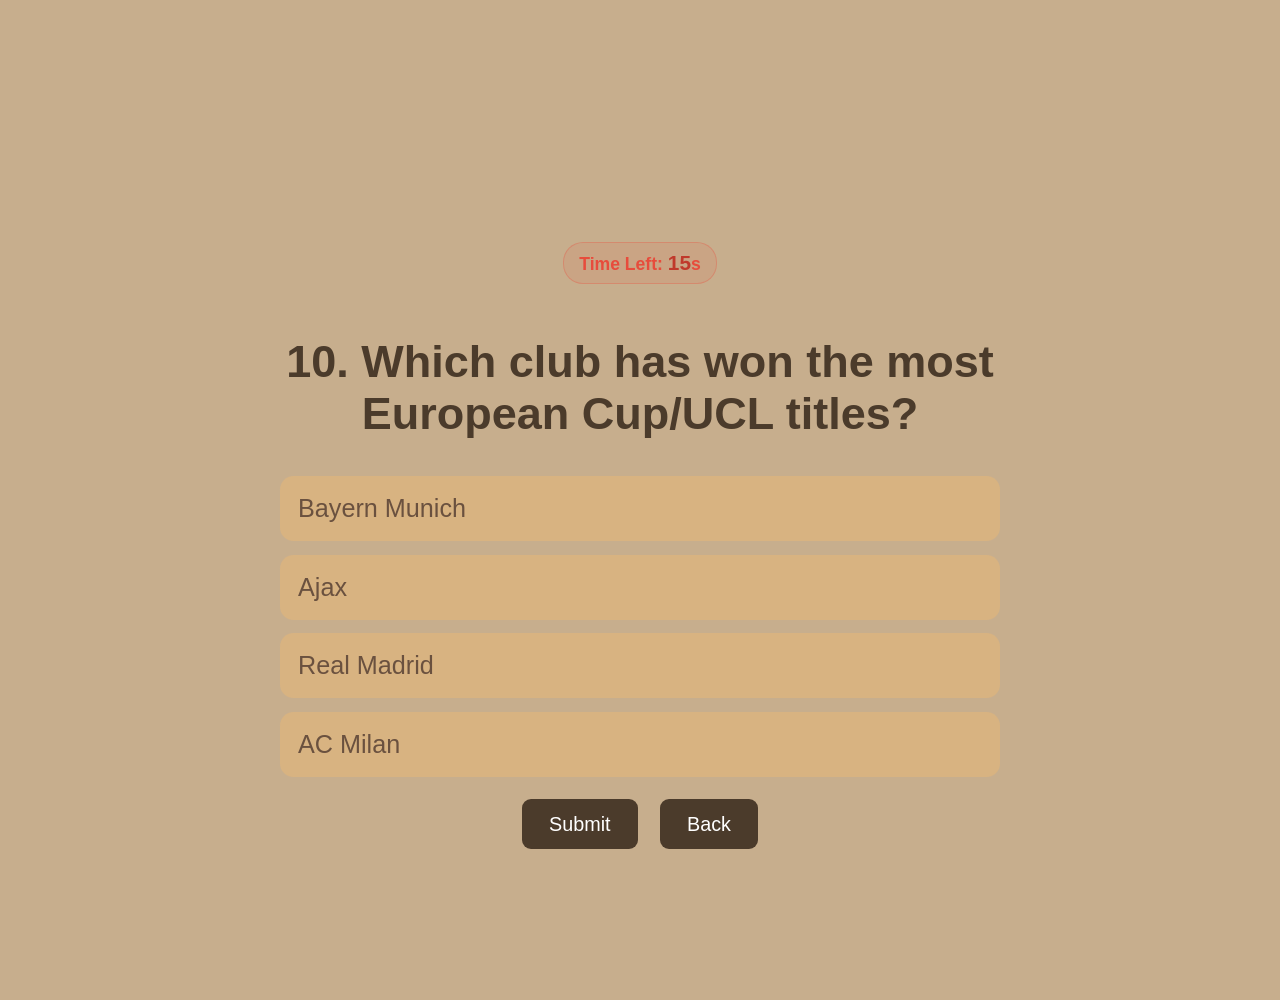
<file: sportHard.html>
<!DOCTYPE html>
<html lang="en">
<head>
    <meta charset="UTF-8">
    <meta name="viewport" content="width=device-width, initial-scale=1.0">
    <title>Elite Sports Quiz</title>
    <link rel="stylesheet" href="sportEasy.css">
</head>
<body>

<section id="q1">
    <div class="text">
        <div class="timer-display">Time Left: <span class="time-left">15</span>s</div>
        <h1>1. Who holds the record for most goals in a single World Cup (13)?</h1>
        <p class="answer">Pelé</p>
        <p class="answer correct">Just Fontaine</p>
        <p class="answer">Gerd Müller</p>
        <p class="answer">Eusébio</p>
        <a href="#q2" class="next-btn">Next Question</a>
    </div>
</section>

<section id="q2">
    <div class="text">
        <div class="timer-display">Time Left: <span class="time-left">15</span>s</div>
        <h1>2. Which NBA player recorded the first-ever 20-20-20 game?</h1>
        <p class="answer">Russell Westbrook</p>
        <p class="answer">Oscar Robertson</p>
        <p class="answer correct">Wilt Chamberlain</p>
        <p class="answer">Magic Johnson</p>
        <a href="#q3" class="next-btn">Next Question</a>
        <a href="#q1" class="next-btn">Back</a>
    </div>
</section>

<section id="q3">
    <div class="text">
        <div class="timer-display">Time Left: <span class="time-left">15</span>s</div>
        <h1>3. Who is the only F1 driver to win a World Title in a car they built?</h1>
        <p class="answer">Bruce McLaren</p>
        <p class="answer correct">Jack Brabham</p>
        <p class="answer">Graham Hill</p>
        <p class="answer">John Surtees</p>
        <a href="#q4" class="next-btn">Next Question</a>
        <a href="#q2" class="next-btn">Back</a>
    </div>
</section>

<section id="q4">
    <div class="text">
        <div class="timer-display">Time Left: <span class="time-left">15</span>s</div>
        <h1>4. Excluding Usain Bolt, who is the joint-fastest man in history?</h1>
        <p class="answer">Asafa Powell</p>
        <p class="answer">Justin Gatlin</p>
        <p class="answer correct">Yohan Blake</p>
        <p class="answer">Noah Lyles</p>
        <a href="#q5" class="next-btn">Next Question</a>
        <a href="#q3" class="next-btn">Back</a>
    </div>
</section>

<section id="q5">
    <div class="text">
        <div class="timer-display">Time Left: <span class="time-left">15</span>s</div>
        <h1>5. Which NBA legend famously broke backboards so often that the league had to change the hoop design?</h1>
        <p class="answer">Wilton Chamberlain</p>
        <p class="answer">Michael Jordan</p>
        <p class="answer correct">Shaquille O'Neal</p>
        <p class="answer">Dwight Howard</p>
        <a href="#q6" class="next-btn">Next Question</a>
        <a href="#q4" class="next-btn">Back</a>
    </div>
</section>

<section id="q6">
    <div class="text">
        <div class="timer-display">Time Left: <span class="time-left">15</span>s</div>
        <h1>6. Who has the record amount of points in a NBA game (100)?</h1>
        <p class="answer">Kobe Bryant</p>
        <p class="answer correct">Wilt Chamberlain</p>
        <p class="answer">Bam Adebayo</p>
        <p class="answer">LeBron James</p>
        <a href="#q7" class="next-btn">Next Question</a>
        <a href="#q5" class="next-btn">Back</a>
    </div>
</section>

<section id="q7">
    <div class="text">
        <div class="timer-display">Time Left: <span class="time-left">15</span>s</div>
        <h1>7. Which athlete has won the most Olympic Gold medals in history (23)?</h1>
        <p class="answer">Usain Bolt</p>
        <p class="answer">Carl Lewis</p>
        <p class="answer correct">Michael Phelps</p>
        <p class="answer">Larisa Latynina</p>
        <a href="#q8" class="next-btn">Next Question</a>
        <a href="#q6" class="next-btn">Back</a>
    </div>
</section>

<section id="q8">
    <div class="text">
        <div class="timer-display">Time Left: <span class="time-left">15</span>s</div>
        <h1>8. Who is the only NBA player to lead the league in total Points, Rebounds, and Assists in one season?</h1>
        <p class="answer">Nikola Jokić</p>
        <p class="answer correct">Wilt Chamberlain</p>
        <p class="answer">Oscar Robertson</p>
        <p class="answer">Luka Dončić</p>
        <a href="#q9" class="next-btn">Next Question</a>
        <a href="#q7" class="next-btn">Back</a>
    </div>
</section>

<section id="q9">
    <div class="text">
        <div class="timer-display">Time Left: <span class="time-left">15</span>s</div>
        <h1>9. In F1, who is the youngest ever pole sitter?</h1>
        <p class="answer">Max Verstappen</p>
        <p class="answer">Charles Leclerc</p>
        <p class="answer correct">Sebastian Vettel</p>
        <p class="answer">Lewis Hamilton</p>
        <a href="#q10" class="next-btn">Next Question</a>
        <a href="#q8" class="next-btn">Back</a>
    </div>
</section>

<section id="q10">
    <div class="text">
        <div class="timer-display">Time Left: <span class="time-left">15</span>s</div>
        <h1>10. Which club has won the most European Cup/UCL titles?</h1>
        <p class="answer">Bayern Munich</p>
        <p class="answer">Ajax</p>
        <p class="answer correct">Real Madrid</p>
        <p class="answer">AC Milan</p>
        <a href="#" class="next-btn" id="submitBtn">Submit</a>
        <a href="#q9" class="next-btn">Back</a>
    </div>
</section>

<div id="resultScreen" style="display: none;">
    <h1>Your Score</h1>
    <p id="scoreText"></p>
    <a href="index.html" class="next-btn">Back to Start</a>
    <button id="restartBtn" class="next-btn">Try Again</button>
</div>

<script>
    const TIME_LIMIT = 15;
    let timerInterval = null;
    let currentSeconds = TIME_LIMIT;
    const sections = document.querySelectorAll('section');

    // Answer click selections
    document.querySelectorAll('.answer').forEach(answer => {
        answer.addEventListener('click', function() {
            if (this.closest('section').classList.contains('timed-out')) return;
            
            const siblings = this.parentElement.querySelectorAll('.answer');
            siblings.forEach(el => el.classList.remove('selected'));
            this.classList.add('selected');
        });
    });

    // Countdown Timer System
    function startTimer(section) {
        clearInterval(timerInterval);
        
        if (section.classList.contains('timed-out')) {
            const displayElement = section.querySelector('.time-left');
            if (displayElement) displayElement.innerText = "0";
            return;
        }

        currentSeconds = TIME_LIMIT;
        const displayElement = section.querySelector('.time-left');
        if (!displayElement) return;
        
        displayElement.innerText = currentSeconds;

        timerInterval = setInterval(() => {
            currentSeconds--;
            displayElement.innerText = currentSeconds;

            if (currentSeconds <= 0) {
                clearInterval(timerInterval);
                handleTimeout(section);
            }
        }, 1000);
    }

    function handleTimeout(section) {
        section.classList.add('timed-out');
        
        const selected = section.querySelector('.selected');
        if (selected) selected.classList.remove('selected');

        const nextBtn = section.querySelector('.next-btn');
        if (nextBtn) {
            nextBtn.click();
        }
    }

    // Connect page navigations to reset/restart timers
    document.querySelectorAll('.next-btn').forEach(btn => {
        btn.addEventListener('click', function(e) {
            const targetId = this.getAttribute('href');
            if (targetId && targetId !== '#') {
                const nextSection = document.querySelector(targetId);
                if (nextSection) {
                    setTimeout(() => startTimer(nextSection), 50);
                }
            }
        });
    });

    // Run when application initializes
    window.addEventListener('DOMContentLoaded', () => {
        if (sections.length > 0) {
            startTimer(sections[0]);
        }
    });

    // Handle submit scoring and generate dynamic feedback container
    document.getElementById('submitBtn').addEventListener('click', function(e) {
        e.preventDefault();
        clearInterval(timerInterval);

        let score = 0;
        let reviewHtml = ""; 

        sections.forEach((section, index) => {
            const questionText = section.querySelector('h1').innerText;
            const selected = section.querySelector('.selected');
            const correctBtn = section.querySelector('.correct');
            
            let userChoiceText = "No answer selected";
            if (section.classList.contains('timed-out')) {
                userChoiceText = "No answer selected (Timed Out)";
            } else if (selected) {
                userChoiceText = selected.innerText;
            }
            
            let isCorrect = !section.classList.contains('timed-out') && selected && selected.classList.contains('correct');
            if (isCorrect) score++;

            reviewHtml += `
                <div class="review-item">
                    <span class="review-question">Question ${index + 1}: ${questionText}</span>
                    <div class="review-result ${isCorrect ? 'was-correct' : 'was-wrong'}">
                        ${isCorrect ? '✓' : '✗'} Your answer: ${userChoiceText}
                    </div>
                    ${!isCorrect ? `<div class="review-result was-correct">Correct answer: ${correctBtn.innerText}</div>` : ''}
                </div>
            `;
        });

        document.querySelectorAll('section').forEach(sec => sec.style.display = 'none');
        const resultScreen = document.getElementById('resultScreen');
        
        resultScreen.innerHTML = `
            <h1>Quiz Results</h1>
            <h2 id="scoreText" style="font-size: 2rem; margin-bottom: 20px;">Score: ${score} / 10</h2>
            
            <div id="reviewContainer" style="width: 100%; max-width: 500px; margin-bottom: 20px;">
                ${reviewHtml}
            </div>

            <div class="button-group">
                <a href="index.html" class="next-btn">Back to Start</a>
                <button id="restartBtn" class="next-btn" onclick="location.reload()">Play Again</button>
            </div>
        `;

        resultScreen.style.display = 'flex';
        resultScreen.style.flexDirection = 'column';
        resultScreen.style.alignItems = 'center';
    });
</script>

</body>
</html>
</file>
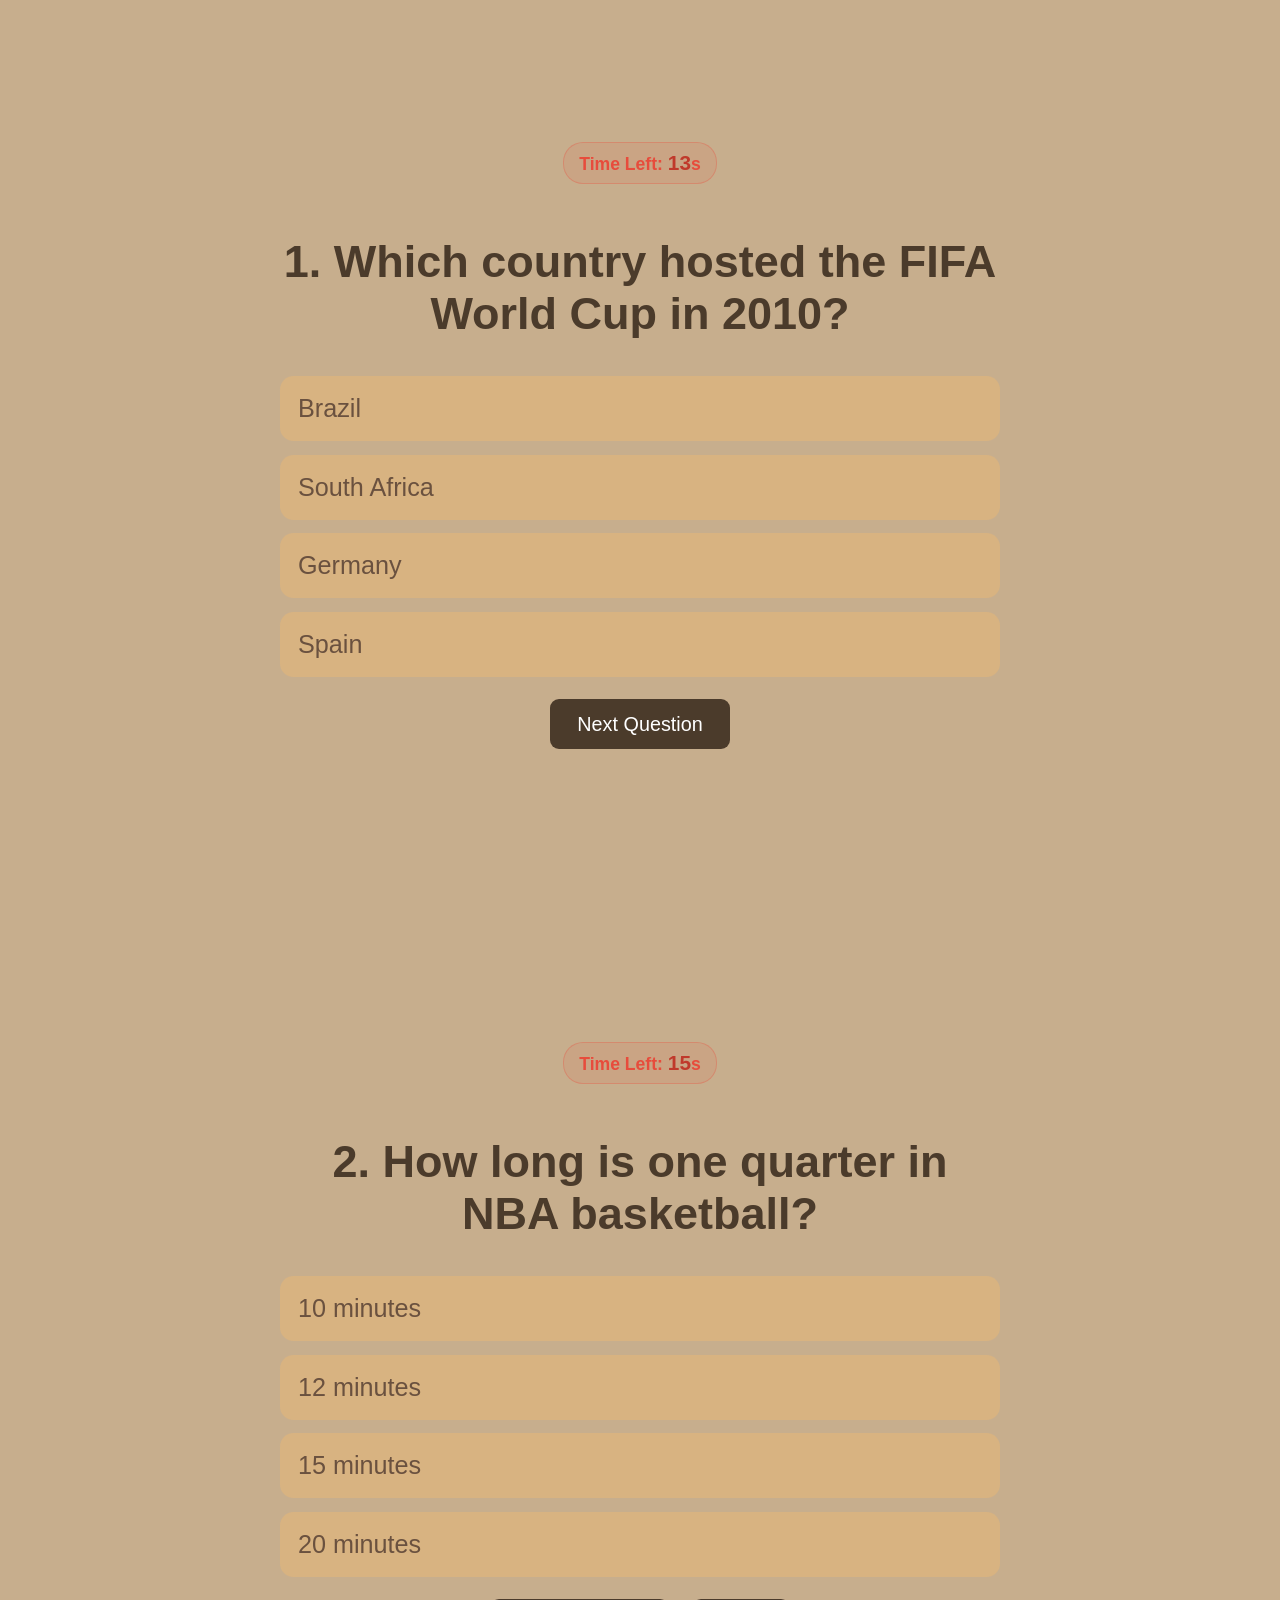
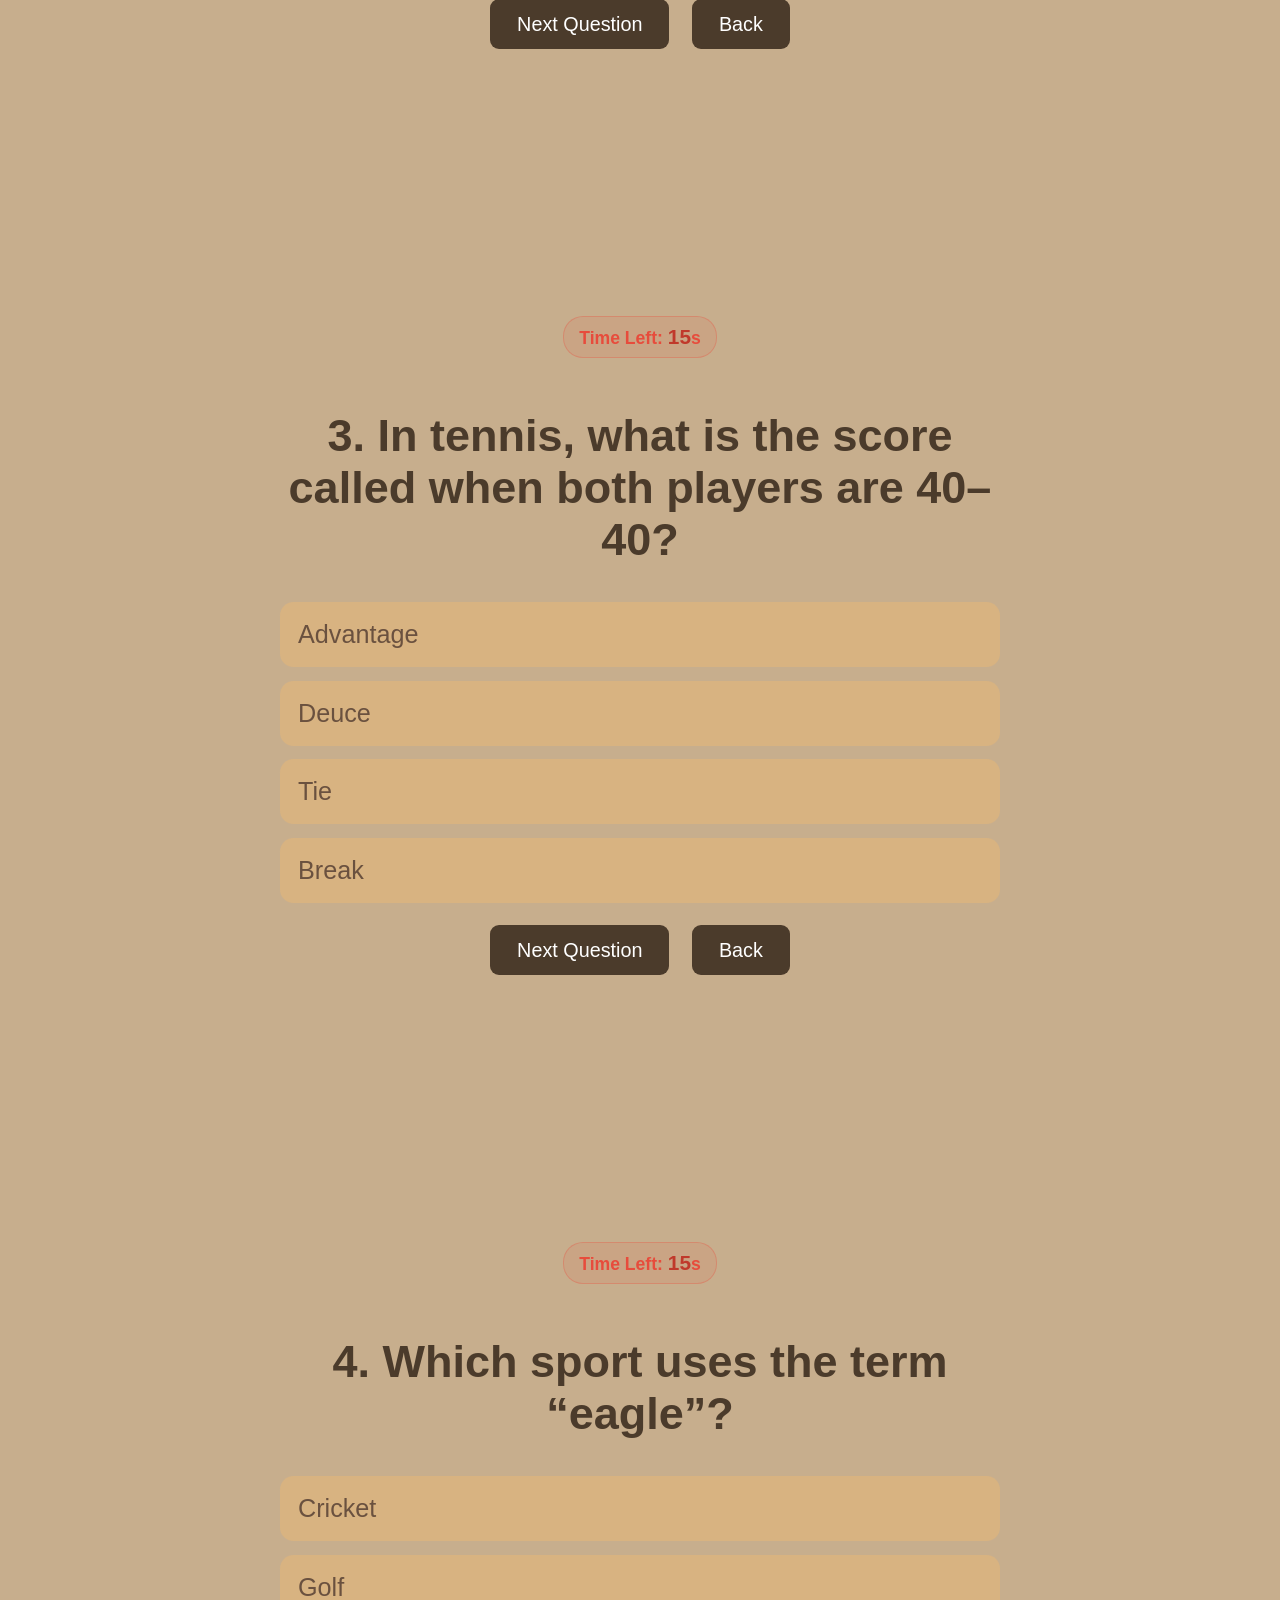
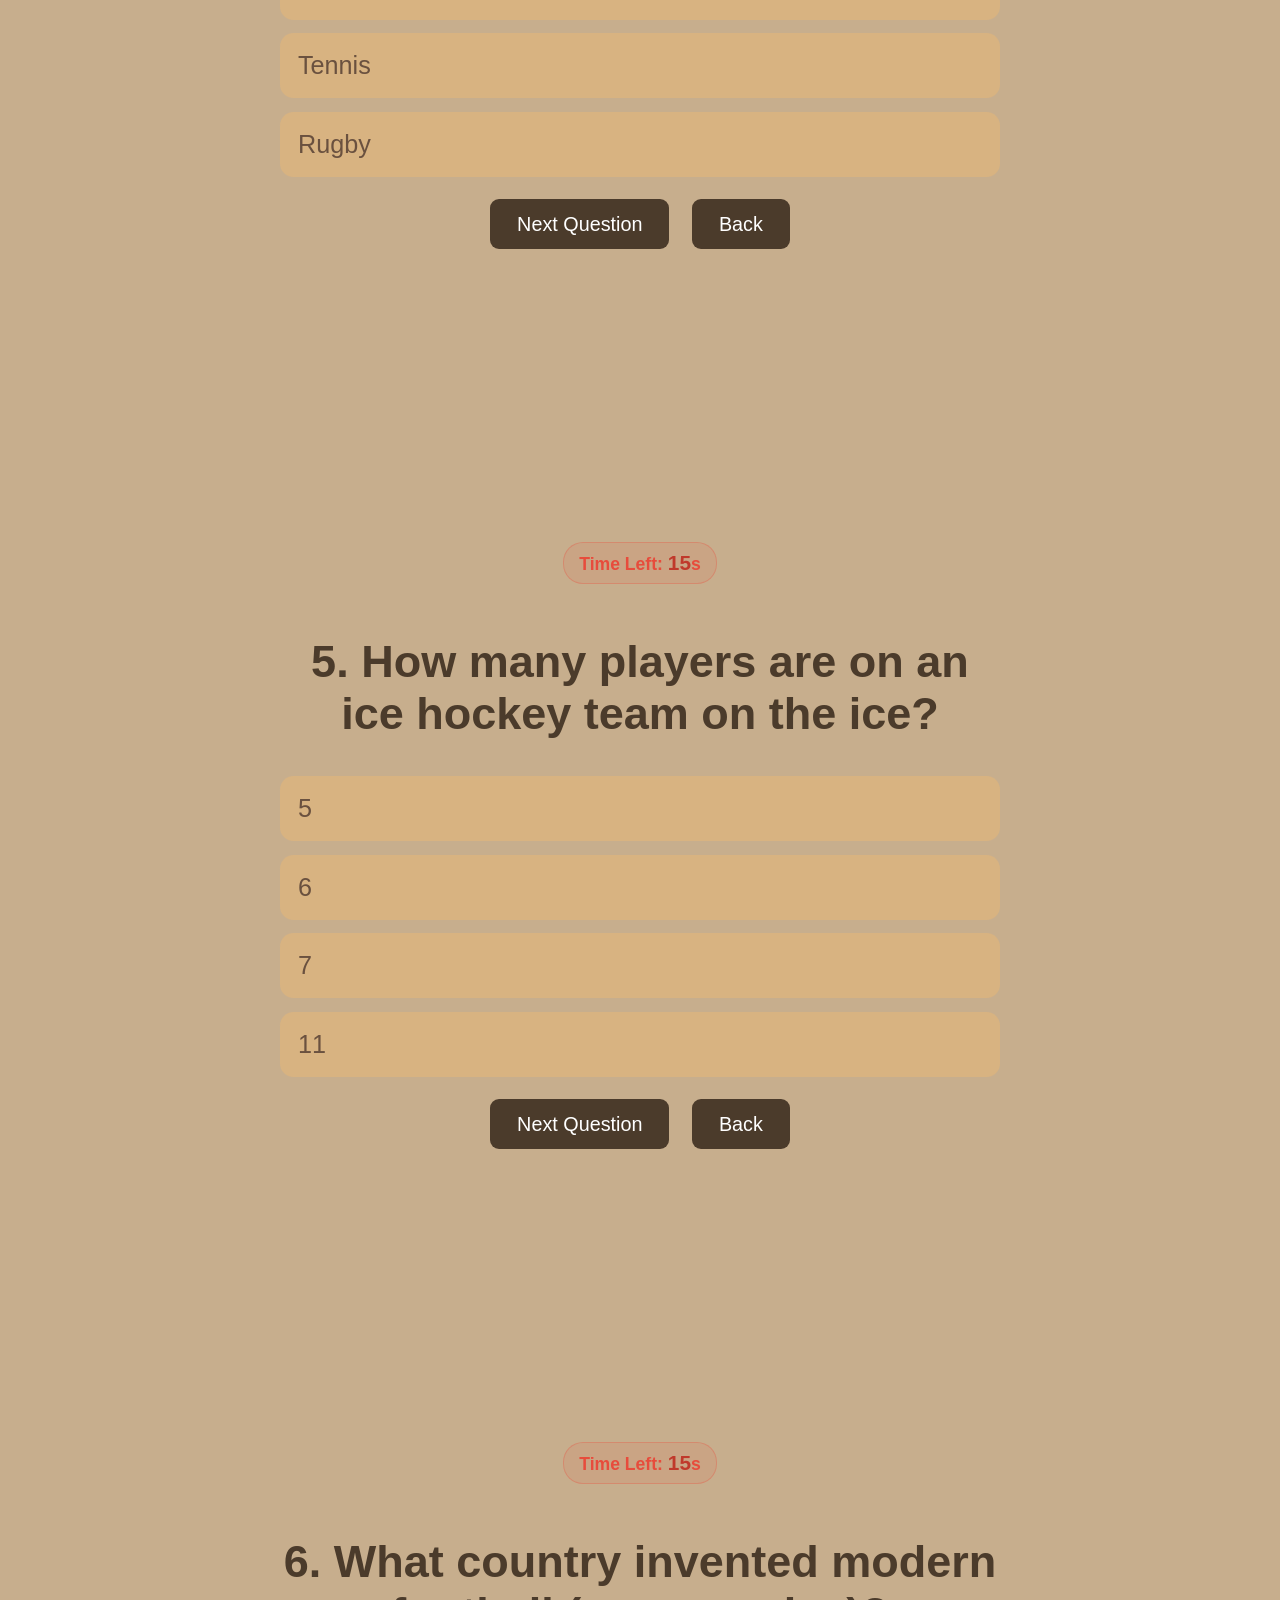
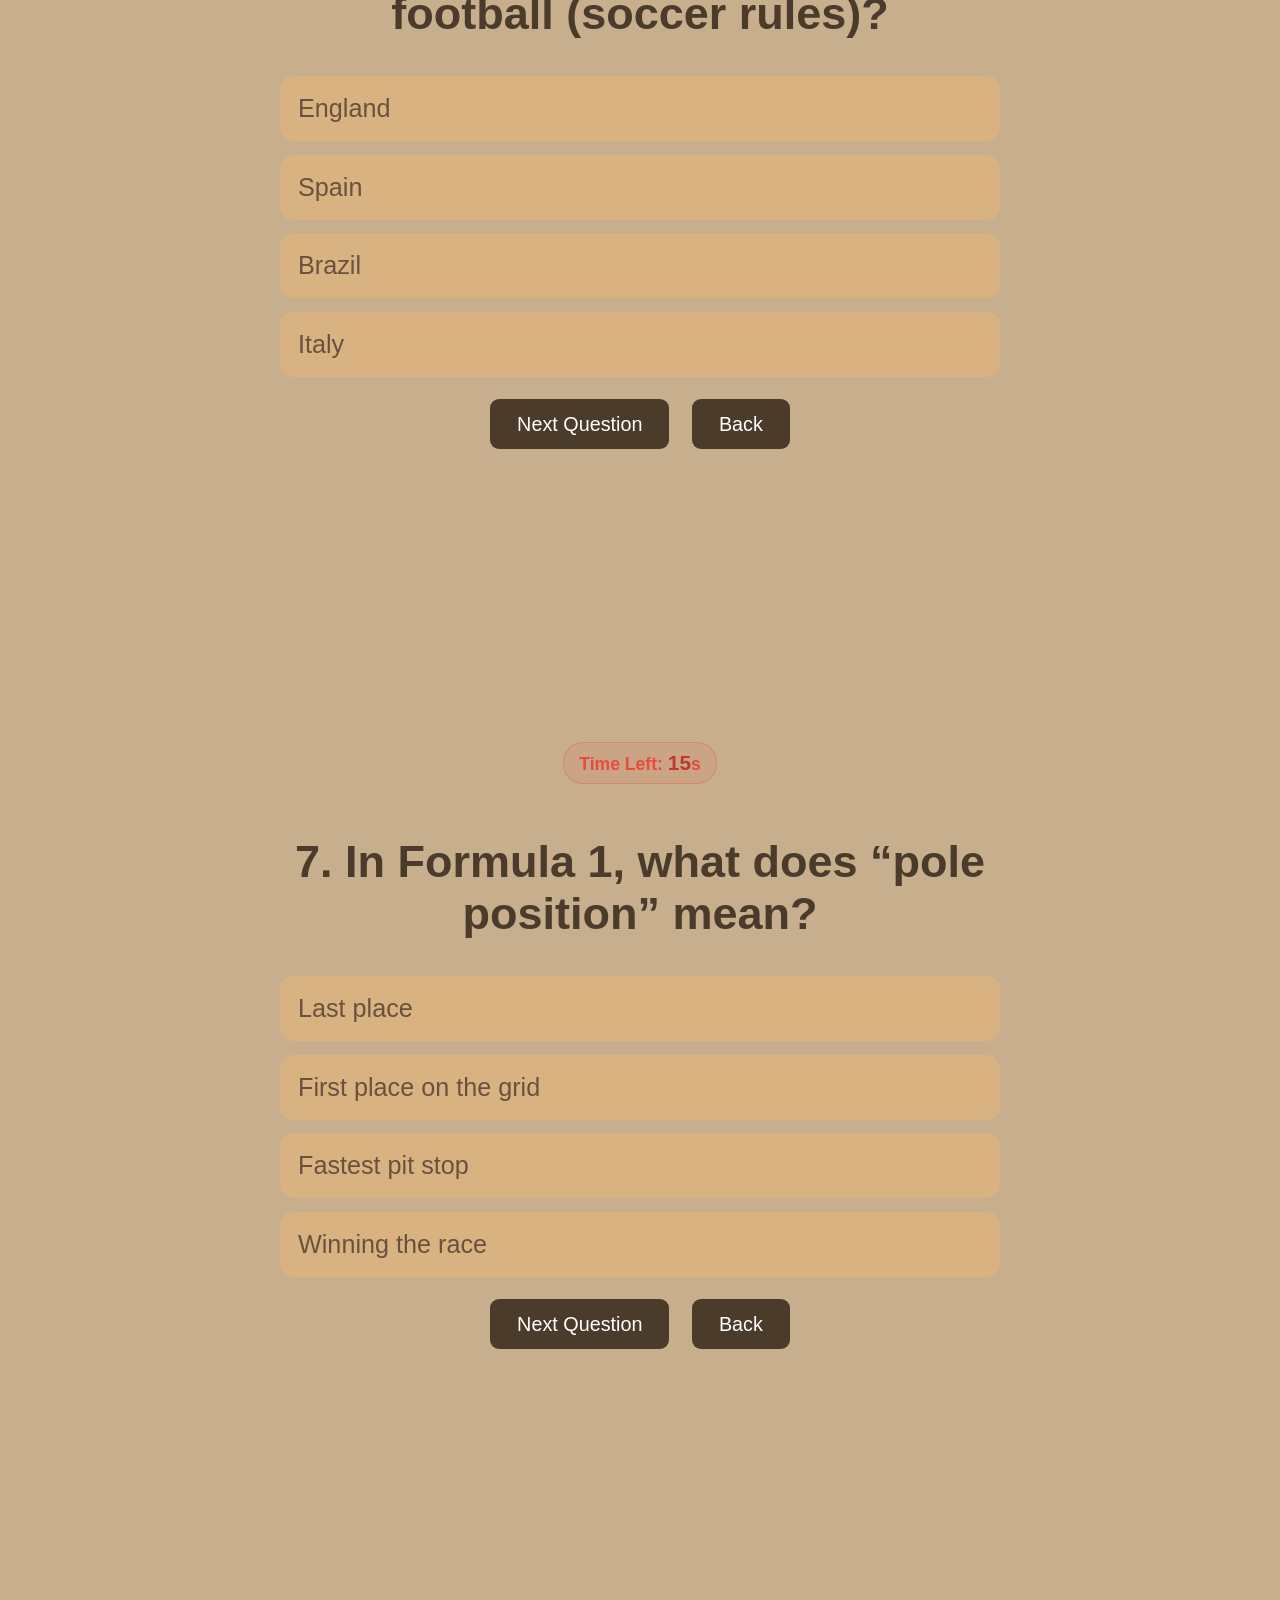
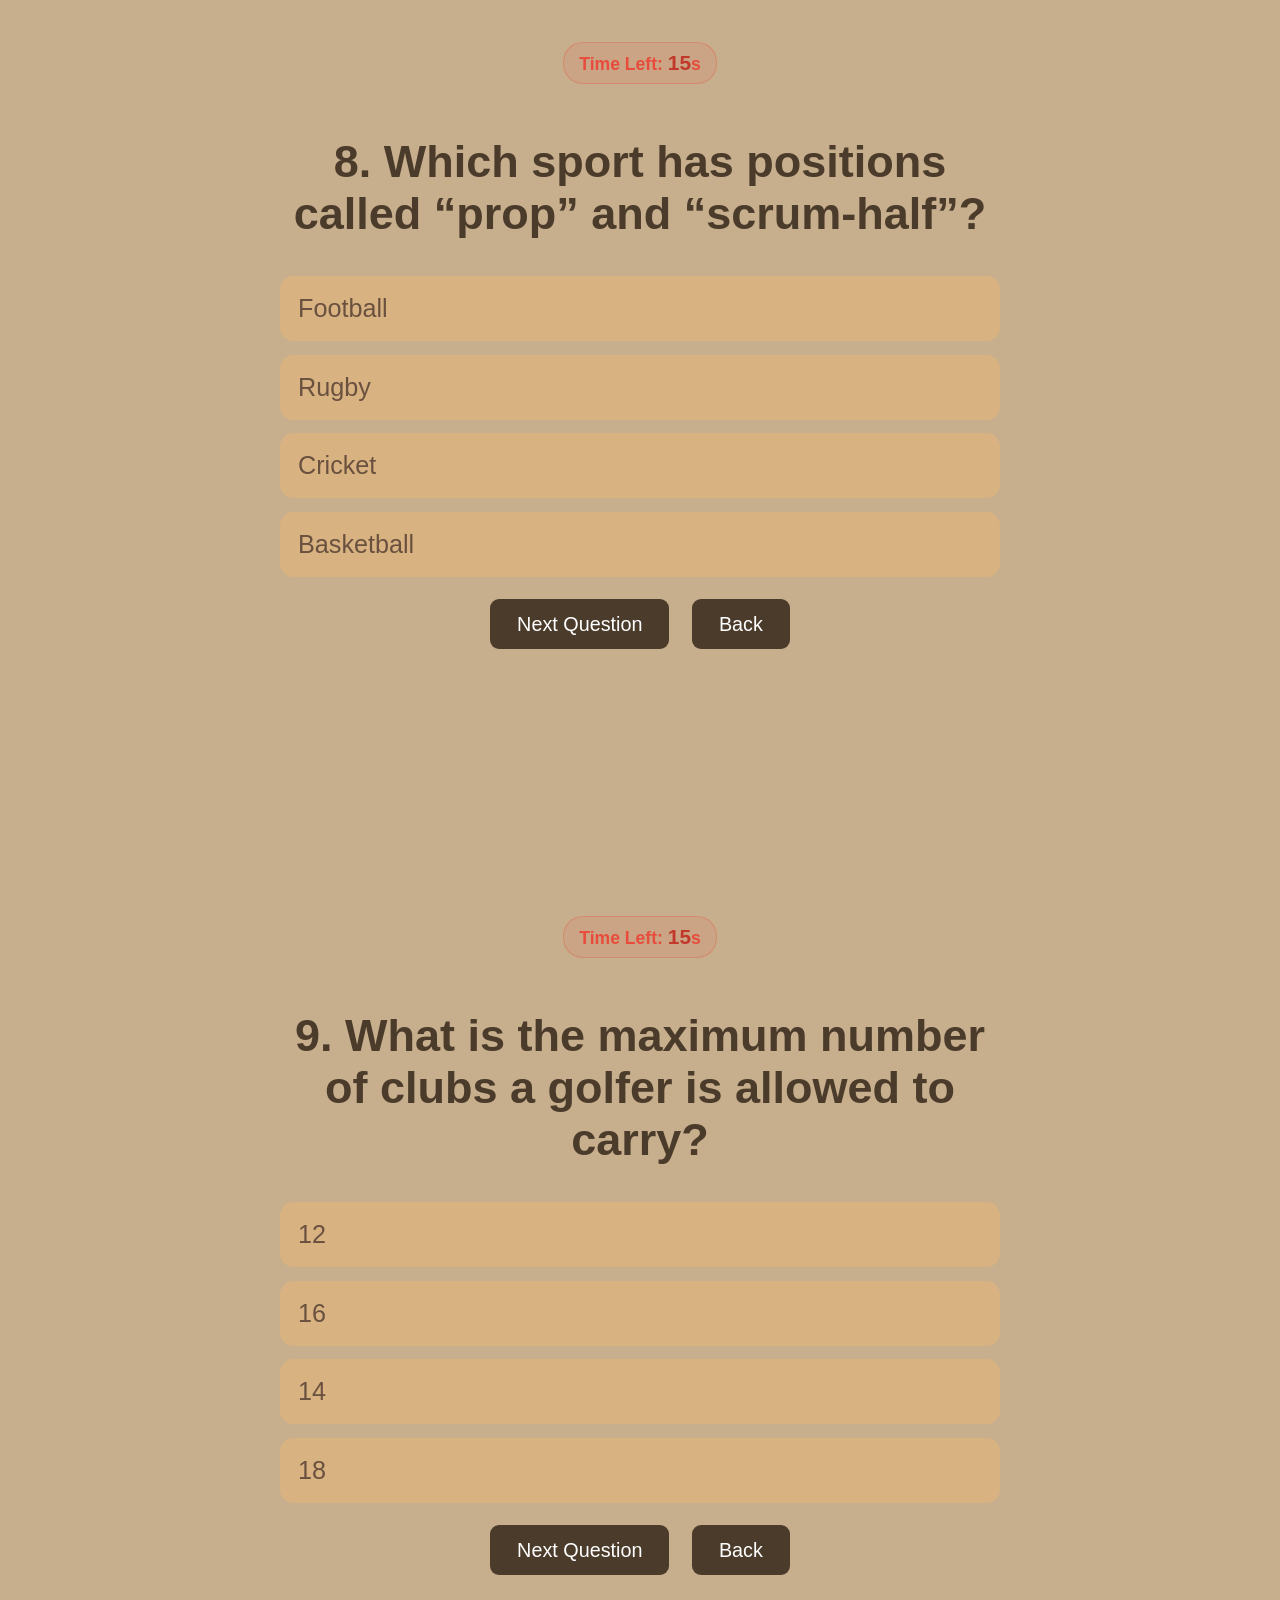
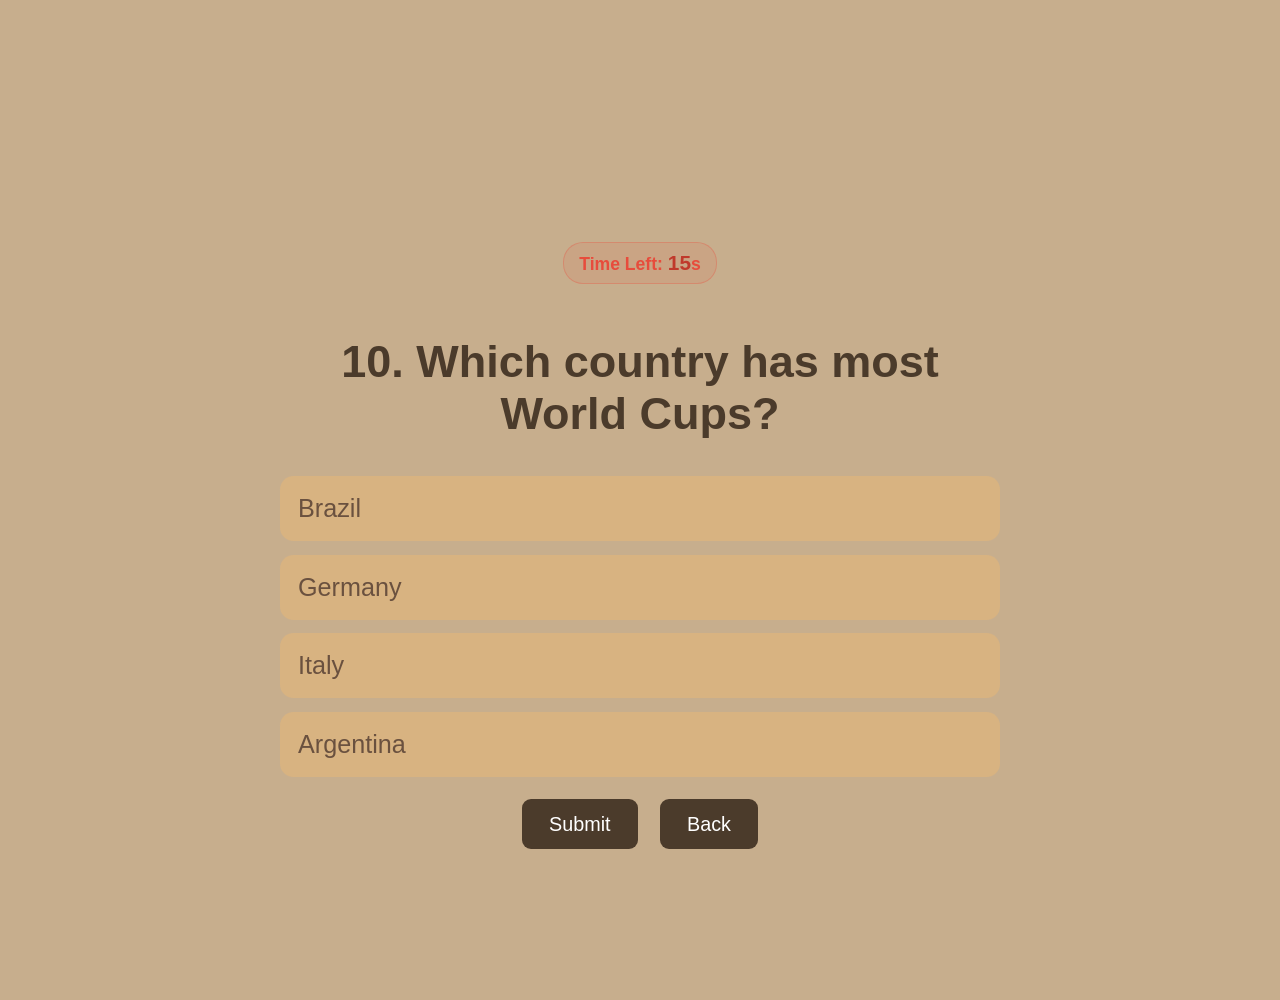
<file: sportMedium.html>
<!DOCTYPE html>
<html lang="en">
<head>
    <meta charset="UTF-8">
    <meta name="viewport" content="width=device-width, initial-scale=1.0">
    <title>Medium Sport</title>
    <link rel="stylesheet" href="sportEasy.css">
</head>
<body>

    <section id="q1">
        <div class="text">
            <div class="timer-display">Time Left: <span class="time-left">15</span>s</div>
            <h1>1. Which country hosted the FIFA World Cup in 2010?</h1>
            <p class="answer">Brazil</p>
            <p class="answer correct">South Africa</p>
            <p class="answer">Germany</p>
            <p class="answer">Spain</p>
            <a href="#q2" class="next-btn">Next Question</a>
        </div>
    </section>

    <section id="q2">
        <div class="text">
            <div class="timer-display">Time Left: <span class="time-left">15</span>s</div>
            <h1>2. How long is one quarter in NBA basketball?</h1>
            <p class="answer">10 minutes</p>
            <p class="answer correct">12 minutes</p>
            <p class="answer">15 minutes</p>
            <p class="answer">20 minutes</p>
            <a href="#q3" class="next-btn">Next Question</a>
            <a href="#q1" class="next-btn">Back</a>
        </div>
    </section>

    <section id="q3">
        <div class="text">
            <div class="timer-display">Time Left: <span class="time-left">15</span>s</div>
            <h1>3. In tennis, what is the score called when both players are 40–40?</h1>
            <p class="answer">Advantage</p>
            <p class="answer correct">Deuce</p>
            <p class="answer">Tie</p>
            <p class="answer">Break</p>
            <a href="#q4" class="next-btn">Next Question</a>
            <a href="#q2" class="next-btn">Back</a>
        </div>
    </section>

    <section id="q4">
        <div class="text">
            <div class="timer-display">Time Left: <span class="time-left">15</span>s</div>
            <h1>4. Which sport uses the term “eagle”?</h1>
            <p class="answer">Cricket</p>
            <p class="answer correct">Golf</p>
            <p class="answer">Tennis</p>
            <p class="answer">Rugby</p>
            <a href="#q5" class="next-btn">Next Question</a>
            <a href="#q3" class="next-btn">Back</a>
        </div>
    </section>

    <section id="q5">
        <div class="text">
            <div class="timer-display">Time Left: <span class="time-left">15</span>s</div>
            <h1>5. How many players are on an ice hockey team on the ice?</h1>
            <p class="answer">5</p>
            <p class="answer correct">6</p>
            <p class="answer">7</p>
            <p class="answer">11</p>
            <a href="#q6" class="next-btn">Next Question</a>
            <a href="#q4" class="next-btn">Back</a>
        </div>
    </section>

    <section id="q6">
        <div class="text">
            <div class="timer-display">Time Left: <span class="time-left">15</span>s</div>
            <h1>6. What country invented modern football (soccer rules)?</h1>
            <p class="answer correct">England</p>
            <p class="answer">Spain</p>
            <p class="answer">Brazil</p>
            <p class="answer">Italy</p>
            <a href="#q7" class="next-btn">Next Question</a>
            <a href="#q5" class="next-btn">Back</a>
        </div>
    </section>

    <section id="q7">
        <div class="text">
            <div class="timer-display">Time Left: <span class="time-left">15</span>s</div>
            <h1>7. In Formula 1, what does “pole position” mean?</h1>
            <p class="answer">Last place</p>
            <p class="answer correct">First place on the grid</p>
            <p class="answer">Fastest pit stop</p>
            <p class="answer">Winning the race</p>
            <a href="#q8" class="next-btn">Next Question</a>
            <a href="#q6" class="next-btn">Back</a>
        </div>
    </section>

    <section id="q8">
        <div class="text">
            <div class="timer-display">Time Left: <span class="time-left">15</span>s</div>
            <h1>8. Which sport has positions called “prop” and “scrum-half”?</h1>
            <p class="answer">Football</p>
            <p class="answer correct">Rugby</p>
            <p class="answer">Cricket</p>
            <p class="answer">Basketball</p>
            <a href="#q9" class="next-btn">Next Question</a>
            <a href="#q7" class="next-btn">Back</a>
        </div>
    </section>

    <section id="q9">
        <div class="text">
            <div class="timer-display">Time Left: <span class="time-left">15</span>s</div>
            <h1>9. What is the maximum number of clubs a golfer is allowed to carry?</h1>
            <p class="answer">12</p>
            <p class="answer">16</p>
            <p class="answer correct">14</p>
            <p class="answer">18</p>
            <a href="#q10" class="next-btn">Next Question</a>
            <a href="#q8" class="next-btn">Back</a>
        </div>
    </section>

    <section id="q10">
        <div class="text">
            <div class="timer-display">Time Left: <span class="time-left">15</span>s</div>
            <h1>10. Which country has most World Cups?</h1>
            <p class="answer correct">Brazil</p>
            <p class="answer">Germany</p>
            <p class="answer">Italy</p>
            <p class="answer">Argentina</p>
            <a href="#" class="next-btn" id="submitBtn">Submit</a>
            <a href="#q9" class="next-btn">Back</a>
        </div>
    </section>

    <div id="resultScreen" style="display: none;">
        <h1>Your Score</h1>
        <p id="scoreText"></p>
    </div>

    <script>
        const TIME_LIMIT = 15;
        let timerInterval = null;
        let currentSeconds = TIME_LIMIT;
        const sections = document.querySelectorAll('section');

        // Manage selection
        document.querySelectorAll('.answer').forEach(answer => {
            answer.addEventListener('click', function() {
                if (this.closest('section').classList.contains('timed-out')) return;
                
                const siblings = this.parentElement.querySelectorAll('.answer');
                siblings.forEach(el => el.classList.remove('selected'));
                this.classList.add('selected');
            });
        });

        // Timer core engine
        function startTimer(section) {
            clearInterval(timerInterval);
            
            if (section.classList.contains('timed-out')) {
                const displayElement = section.querySelector('.time-left');
                if (displayElement) displayElement.innerText = "0";
                return;
            }

            currentSeconds = TIME_LIMIT;
            const displayElement = section.querySelector('.time-left');
            if (!displayElement) return;
            
            displayElement.innerText = currentSeconds;

            timerInterval = setInterval(() => {
                currentSeconds--;
                displayElement.innerText = currentSeconds;

                if (currentSeconds <= 0) {
                    clearInterval(timerInterval);
                    handleTimeout(section);
                }
            }, 1000);
        }

        function handleTimeout(section) {
            section.classList.add('timed-out');
            
            const selected = section.querySelector('.selected');
            if (selected) selected.classList.remove('selected');

            const nextBtn = section.querySelector('.next-btn');
            if (nextBtn) {
                nextBtn.click();
            }
        }

        // Connect question navigation buttons
        document.querySelectorAll('.next-btn').forEach(btn => {
            btn.addEventListener('click', function(e) {
                const targetId = this.getAttribute('href');
                if (targetId && targetId !== '#') {
                    const nextSection = document.querySelector(targetId);
                    if (nextSection) {
                        setTimeout(() => startTimer(nextSection), 50);
                    }
                }
            });
        });

        // Initialize quiz on load
        window.addEventListener('DOMContentLoaded', () => {
            if (sections.length > 0) {
                startTimer(sections[0]);
            }
        });

        // Submit button handling & final score view conversion
        document.getElementById('submitBtn').addEventListener('click', function(e) {
            e.preventDefault();
            clearInterval(timerInterval);

            let score = 0;
            let reviewHtml = ""; 

            sections.forEach((section, index) => {
                const questionText = section.querySelector('h1').innerText;
                const selected = section.querySelector('.selected');
                const correctBtn = section.querySelector('.correct');
                
                let userChoiceText = "No answer selected";
                if (section.classList.contains('timed-out')) {
                    userChoiceText = "No answer selected (Timed Out)";
                } else if (selected) {
                    userChoiceText = selected.innerText;
                }
                
                let isCorrect = !section.classList.contains('timed-out') && selected && selected.classList.contains('correct');
                if (isCorrect) score++;

                reviewHtml += `
                    <div class="review-item">
                        <span class="review-question">Question ${index + 1}: ${questionText}</span>
                        <div class="review-result ${isCorrect ? 'was-correct' : 'was-wrong'}">
                            ${isCorrect ? '✓' : '✗'} Your answer: ${userChoiceText}
                        </div>
                        ${!isCorrect ? `<div class="review-result was-correct">Correct answer: ${correctBtn.innerText}</div>` : ''}
                    </div>
                `;
            });

            document.querySelectorAll('section').forEach(sec => sec.style.display = 'none');
            const resultScreen = document.getElementById('resultScreen');
            
            resultScreen.innerHTML = `
                <h1>Quiz Results</h1>
                <h2 id="scoreText" style="font-size: 2rem; margin-bottom: 20px;">Score: ${score} / 10</h2>
                
                <div id="reviewContainer" style="width: 100%; max-width: 500px; margin-bottom: 20px;">
                    ${reviewHtml}
                </div>

                <div class="button-group">
                    <a href="index.html" class="next-btn">Back to Start</a>
                    <button id="restartBtn" class="next-btn" onclick="location.reload()">Play Again</button>
                </div>
            `;

            resultScreen.style.display = 'flex';
            resultScreen.style.flexDirection = 'column';
            resultScreen.style.alignItems = 'center';
        });
    </script>
</body>
</html>
</file>
<file: sportEasy.css>
body {
    background-color: #C7AE8D;
    font-family: -apple-system, BlinkMacSystemFont, 'Segoe UI', Roboto, Arial, sans-serif;
    margin: 0;
    overflow-x: hidden; 
}

html {
    scroll-behavior: smooth;
}

section {
    min-height: 100vh;
    display: flex;
    align-items: center;
    justify-content: center;
    padding: 2vh;
    box-sizing: border-box;
}

.text {
    width: 90%;
    max-width: 80vh;
    text-align: center;
}

h1 {
    color: #4B3B2B;
    font-size: 5vh;
    font-weight: 800;
    margin-bottom: 4vh;
}

p {
    color: #6A513F;
    margin: 1.5vh 0;
    font-size: 2.8vh;
    padding: 2vh;
    background: #d8b381;
    border-radius: 1.5vh;
    width: 100%;
    box-sizing: border-box;
}

.answer {
    cursor: pointer;
    transition: 0.2s;
    text-align: left;
}

.answer:hover {
    background: #c9a06d;
}

.selected {
    background: #4B3B2B;
    color: white;
}

.next-btn, #restartBtn {
    display: inline-block;
    margin: 1vh;
    font-size: 2.2vh;
    text-decoration: none;
    color: white;
    background: #4B3B2B;
    padding: 1.5vh 3vh;
    border-radius: 1vh;
    border: none;
    cursor: pointer;
}

.next-btn:hover {
    opacity: 0.9;
}

#resultScreen {
    display: none;
    position: fixed;
    top: 0;
    left: 0;
    width: 100%;
    height: 100vh;
    background: #C7AE8D;
    z-index: 9999;
    flex-direction: column;
    align-items: center;
    overflow-y: auto; 
    padding: 4vh 2vh;
    box-sizing: border-box;
}

#resultScreen h1 {
    font-size: 6vh;
    margin-bottom: 1vh;
    text-align: center;
}

#scoreText {
    font-size: 4vh;
    font-weight: bold;
    color: #4B3B2B;
    margin-bottom: 3vh;
}

#reviewContainer {
    width: 100%;
    max-width: 60vh;
}

.review-item {
    background: #d8b381;
    margin-bottom: 1.5vh;
    padding: 2vh;
    border-radius: 1.5vh;
    border-left: 0.8vh solid #4B3B2B;
    text-align: left;
}

.review-question {
    font-weight: bold;
    font-size: 2.2vh;
    color: #4B3B2B;
    display: block;
    margin-bottom: 1vh;
}

.was-correct { color: #1e5621; font-weight: bold; font-size: 2vh; }
.was-wrong { color: #8b0000; font-weight: bold; font-size: 2vh; }

.button-group {
    display: flex;
    gap: 2vh;
    margin-top: 3vh;
    padding-bottom: 5vh;
}

.timer-display {
    font-size: 1.1rem;
    font-weight: bold;
    color: #e74c3c; /* A warning red color */
    background-color: rgba(231, 76, 60, 0.1);
    padding: 8px 15px;
    border-radius: 20px;
    display: inline-block;
    margin-bottom: 15px;
    border: 1px solid rgba(231, 76, 60, 0.3);
    font-family: sans-serif;
}

.time-left {
    font-size: 1.3rem;
    color: #c0392b;
}

@media (max-width: 60vh) {
    h1 {
        font-size: 4vh;
    }
    
    p {
        font-size: 2.2vh;
        padding: 1.5vh;
    }

    .next-btn {
        width: 80%;
        text-align: center;
    }

    .button-group {
        flex-direction: column;
        align-items: center;
        width: 100%;
    }
}


@media (max-height: 50vh) {
    section {
        padding-top: 10vh;
        padding-bottom: 10vh;
    }
    
    h1 {
        font-size: 6vh;
    }
}
</file>
<file: historyEasy.css>
body {
    background-color: #C7AE8D;
    font-family: -apple-system, BlinkMacSystemFont, 'Segoe UI', Roboto, Arial, sans-serif;
    margin: 0;
    overflow-x: hidden; 
}

html { scroll-behavior: smooth; }


#scoreText {
    font-size: 4vh;
    font-weight: bold;
    color: #4B3B2B;
    margin-bottom: 3vh;
}

section {
    min-height: 100vh;
    display: flex;
    align-items: center;
    justify-content: center;
    padding: 20px;
    box-sizing: border-box;
}

.quiz-card {
    display: flex;
    flex-direction: row;
    align-items: center;
    justify-content: space-between;
    width: 100%;
    max-width: 1100px;
    gap: 50px;
}

.text-content { flex: 1.2; display: flex; flex-direction: column; }

/* --- Image Controls (Capped Size) --- */
.media-right {
    flex: 1;
    display: flex;
    justify-content: center;
    max-width: 450px; /* Caps horizontal bigness */
}

.image-placeholder {
    width: 100%;
    max-height: 400px; /* Caps vertical bigness */
    aspect-ratio: 4 / 3;
    background-color: #d8b381;
    border-radius: 20px;
    display: flex;
    justify-content: center;
    align-items: center;
    overflow: hidden;
}

.image-placeholder img {
    width: 100%;
    height: 100%;
    object-fit: cover; /* Keeps it centered and fills the box */
}


h1 {
    color: #4B3B2B;
    font-size: 5vh;
    font-weight: 800;
    margin-bottom: 4vh;
}

p.answer {
    color: #6A513F;
    margin: 1vh 0;
    font-size: 2.5vh;
    padding: 2vh;
    background: #d8b381;
    border-radius: 12px;
    cursor: pointer;
    transition: 0.2s;
}

p.answer:hover { background: #c9a06d; }

.selected {
    background: #4B3B2B !important;
    color: white !important;
}

.next-btn {
    display: inline-block;
    margin: 3vh 10px 0 0;
    font-size: 2vh;
    text-decoration: none;
    color: white;
    background: #4B3B2B;
    padding: 1.5vh 4vh;
    border-radius: 10px;
}


#resultScreen {
    flex-direction: column;
    align-items: center;
    padding: 20px;
    min-height: 100vh;
}


#reviewContainer {
    width: 100%;
    max-width: 600px;
    margin-bottom: 30px; 
}


.button-group {
    display: flex;
    gap: 20px;
    margin-top: 20px;
    padding-bottom: 50px; 
}

.review-item {
    background: #d8b381;
    margin-bottom: 15px;
    padding: 15px;
    border-radius: 8px;
    border-left: 5px solid #c9a06d;
}

.was-correct { color: #1e5621; font-weight: bold; }
.was-wrong { color: #8b0000; font-weight: bold; }

/*  Mobile  */
@media (max-width: 900px) {
    .quiz-card { flex-direction: column; text-align: center; }
    .media-right { max-width: 300px; order: -1; }
    h1 { font-size: 3.5vh; }
}


.timer-display {
    font-size: 1.1rem;
    font-weight: bold;
    color: #e74c3c; /* A warning red color */
    background-color: rgba(231, 76, 60, 0.1);
    padding: 8px 15px;
    border-radius: 20px;
    display: inline-block;
    margin-bottom: 15px;
    border: 1px solid rgba(231, 76, 60, 0.3);
    font-family: sans-serif;
}

.time-left {
    font-size: 1.3rem;
    color: #c0392b;
}
</file>
<file: geographyEasy.css>
body {
    background-color: #C7AE8D;
    font-family: -apple-system, sans-serif;
    margin: 0;
    overflow-x: hidden;
}
/* Gör olika sectioner */
section {
    height: 100vh;
    display: flex;
    justify-content: center;
    align-items: center;
}
/* diven för answers */
.text {
    width: 90%;
    max-width: 80vh;
    text-align: center;
}

h1 {
    color: #4B3B2B;
    font-size: 4vh;
    margin-bottom: 3vh;
}
/* gör så att svaren visas i en grid */
.answers-container {
    display: grid;
    grid-template-columns: 1fr 1fr;
    gap: 1.5vh;
    margin-bottom: 3vh;
}
/* ändrar hur svaren visas */
.answer {
    background: #d8b381;
    border-radius: 1.5vh;
    cursor: pointer;
    overflow: hidden;
    height: 35vh;
    display: flex;
    border: 0.6vh solid transparent;
    transition: 0.2s;
}
/* bildinställningar */
.answer img {
    width: 100%;
    height: 100%;
    object-fit: cover; 
}
/* ändrar bilden när man hovrar */
.answer:hover {
    background: #c9a06d;
    transform: scale(1.02);
}
/* vald svar */
.selected {
    border-color: #4B3B2B;
}
/* knappen för att komma till nästa section */
.next-btn {
    display: inline-block;
    background: #4B3B2B;
    color: white;
    padding: 1.5vh 4vh;
    font-size: 2.5vh;
    text-decoration: none;
    border-radius: 1vh;
    border: none;
    cursor: pointer;
    margin: 0.5vh;
}
/* Navigationsknappar */
.nav-btns {
    display: flex;
    justify-content: center;
}
/* skärmen efter man tryckt på submit */
#resultScreen {
    display: none;
    position: fixed;
    top: 0;
    left: 0;
    width: 100%;
    height: 100vh;
    background: #C7AE8D;
    z-index: 9999;
    flex-direction: column;
    align-items: center;
    overflow-y: auto;
    padding: 4vh 1vh;
    box-sizing: border-box;
}

#scoreText {
    font-size: 4vh;
    font-weight: bold;
    color: #4B3B2B;
    margin-bottom: 2vh;
}
#reviewList {
    width: 100%;
    max-width: 50vh;
}

.review-item {
    background: #d8b381;
    margin-bottom: 1vh;
    padding: 1.5vh;
    border-radius: 1.2vh;
    border-left: 0.8vh solid #4B3B2B;
    text-align: left;
}
/* Visar svarens bilder */
.review-thumb {
    width: 5vh;
    height: 5vh;
    object-fit: cover;
    border-radius: 0.5vh;
    vertical-align: middle;
    margin-left: 1vh;
    border: 0.2vh solid #4B3B2B;
}
/* visar det korrekta svaret och om du svara fel */
.was-correct { color: #1e5621; font-weight: bold; margin: 0.5vh 0; }
.was-wrong { color: #8b0000; font-weight: bold; margin: 0.5vh 0; }

.button-group {
    display: flex;
    margin-top: 2vh;
    padding-bottom: 4vh;
}

/* responsiv layout */
@media (max-width: 60vh) {
    .answers-container { 
        grid-template-columns: 1fr; 
        gap: 1vh;
    }
    
    .answer { 
        height: 17vh; 
    }

    h1 {
        font-size: 3vh;
    }

    .next-btn {
        padding: 1vh 3vh;
        font-size: 2vh;
    }
}

@media (max-height: 50vh) {
    .answer {
        height: 25vh;
    }
    h1 {
        font-size: 5vh;
        margin-bottom: 1vh;
    }
}
</file>
<file: geographyMedium.css>
body {
    background-color: #C7AE8D;
    font-family: -apple-system, sans-serif;
    margin: 0;
    padding: 0;
    overflow: hidden;
}

section {
    height: 100vh;
    width: 100vw;
    display: flex;
    justify-content: center;
    align-items: center;
    box-sizing: border-box;
}

.text {
    width: 90%;
    max-width: 800px;
    text-align: center;
    display: flex;
    flex-direction: column;
    justify-content: center;
    align-items: center;
    height: 95vh;
    box-sizing: border-box;
}

h1 {
    color: #4B3B2B;
    font-size: 3.5vh;
    margin-top: 1vh;
    margin-bottom: 2vh;
}

.answers-container {
    display: grid;
    grid-template-columns: 1fr 1fr;
    gap: 15px;
    margin-bottom: 2vh;
    width: 100%;
    box-sizing: border-box;
}

.answer {
    background: #d8b381;
    border-radius: 10px;
    cursor: pointer;
    overflow: hidden;
    height: 26vh;
    display: flex;
    justify-content: center;
    align-items: center;
    border: 6px solid transparent;
    transition: 0.2s ease-in-out;
    box-sizing: border-box;
}

.answer img {
    width: 100%;
    height: 100%;
    object-fit: contain;
}

.answer:hover {
    background: #c9a06d;
    transform: scale(1.02);
}

.selected {
    border-color: #4B3B2B;
}

section.timed-out .answers-container {
    opacity: 0.4;
    pointer-events: none;
}

.next-btn {
    display: inline-block;
    background: #4B3B2B;
    color: white;
    padding: 1.5vh 4vh;
    font-size: 2.5vh;
    text-decoration: none;
    border-radius: 10px;
    border: none;
    cursor: pointer;
    margin: 5px;
    text-align: center;
    transition: background 0.2s;
}

.next-btn:hover {
    background: #5d4a36;
}

.nav-btns {
    display: flex;
    justify-content: center;
    width: 100%;
    margin-top: 1vh;
}

.timer-display {
    font-size: 1.1rem;
    font-weight: bold;
    color: #e74c3c;
    background-color: rgba(231, 76, 60, 0.1);
    padding: 8px 15px;
    border-radius: 20px;
    display: inline-block;
    margin-bottom: 1.5vh;
    border: 1px solid rgba(231, 76, 60, 0.3);
    font-family: sans-serif;
}

.time-left {
    font-size: 1.3rem;
    color: #c0392b;
}

#resultScreen {
    display: none;
    position: fixed;
    top: 0;
    left: 0;
    width: 100%;
    height: 100vh;
    background: #C7AE8D;
    z-index: 9999;
    flex-direction: column;
    align-items: center;
    overflow-y: auto;
    padding: 40px 10px;
    box-sizing: border-box;
}

#scoreText {
    font-size: 4vh;
    font-weight: bold;
    color: #4B3B2B;
    margin-bottom: 20px;
    text-align: center;
}

#reviewList {
    width: 100%;
    max-width: 500px;
}

.review-item {
    background: #d8b381;
    margin-bottom: 12px;
    padding: 15px;
    border-radius: 12px;
    border-left: 8px solid #4B3B2B;
    text-align: left;
    box-sizing: border-box;
}

.review-question {
    display: block;
    font-weight: bold;
    color: #4B3B2B;
    margin-bottom: 8px;
}

.review-thumb {
    width: 50px;
    height: 50px;
    object-fit: cover;
    border-radius: 5px;
    vertical-align: middle;
    margin-left: 10px;
    border: 2px solid #4B3B2B;
    display: inline-block;
}

.was-correct { 
    color: #1e5621; 
    font-weight: bold; 
    margin: 5px 0; 
    display: flex;
    align-items: center;
}

.was-wrong { 
    color: #8b0000; 
    font-weight: bold; 
    margin: 5px 0; 
    display: flex;
    align-items: center;
}

.button-group {
    display: flex;
    margin-top: 20px;
    padding-bottom: 40px;
    gap: 10px;
}

@media (max-width: 60vh) {
    .answers-container { 
        grid-template-columns: 1fr; 
        gap: 1vh;
    }
    
    .answer { 
        height: 15vh; 
    }

    h1 {
        font-size: 3vh;
    }

    .next-btn {
        padding: 1vh 3vh;
        font-size: 2vh;
    }
}

@media (max-height: 50vh) {
    .answer {
        height: 20vh;
    }
    h1 {
        font-size: 5vh;
        margin-bottom: 1vh;
    }
}
</file>
